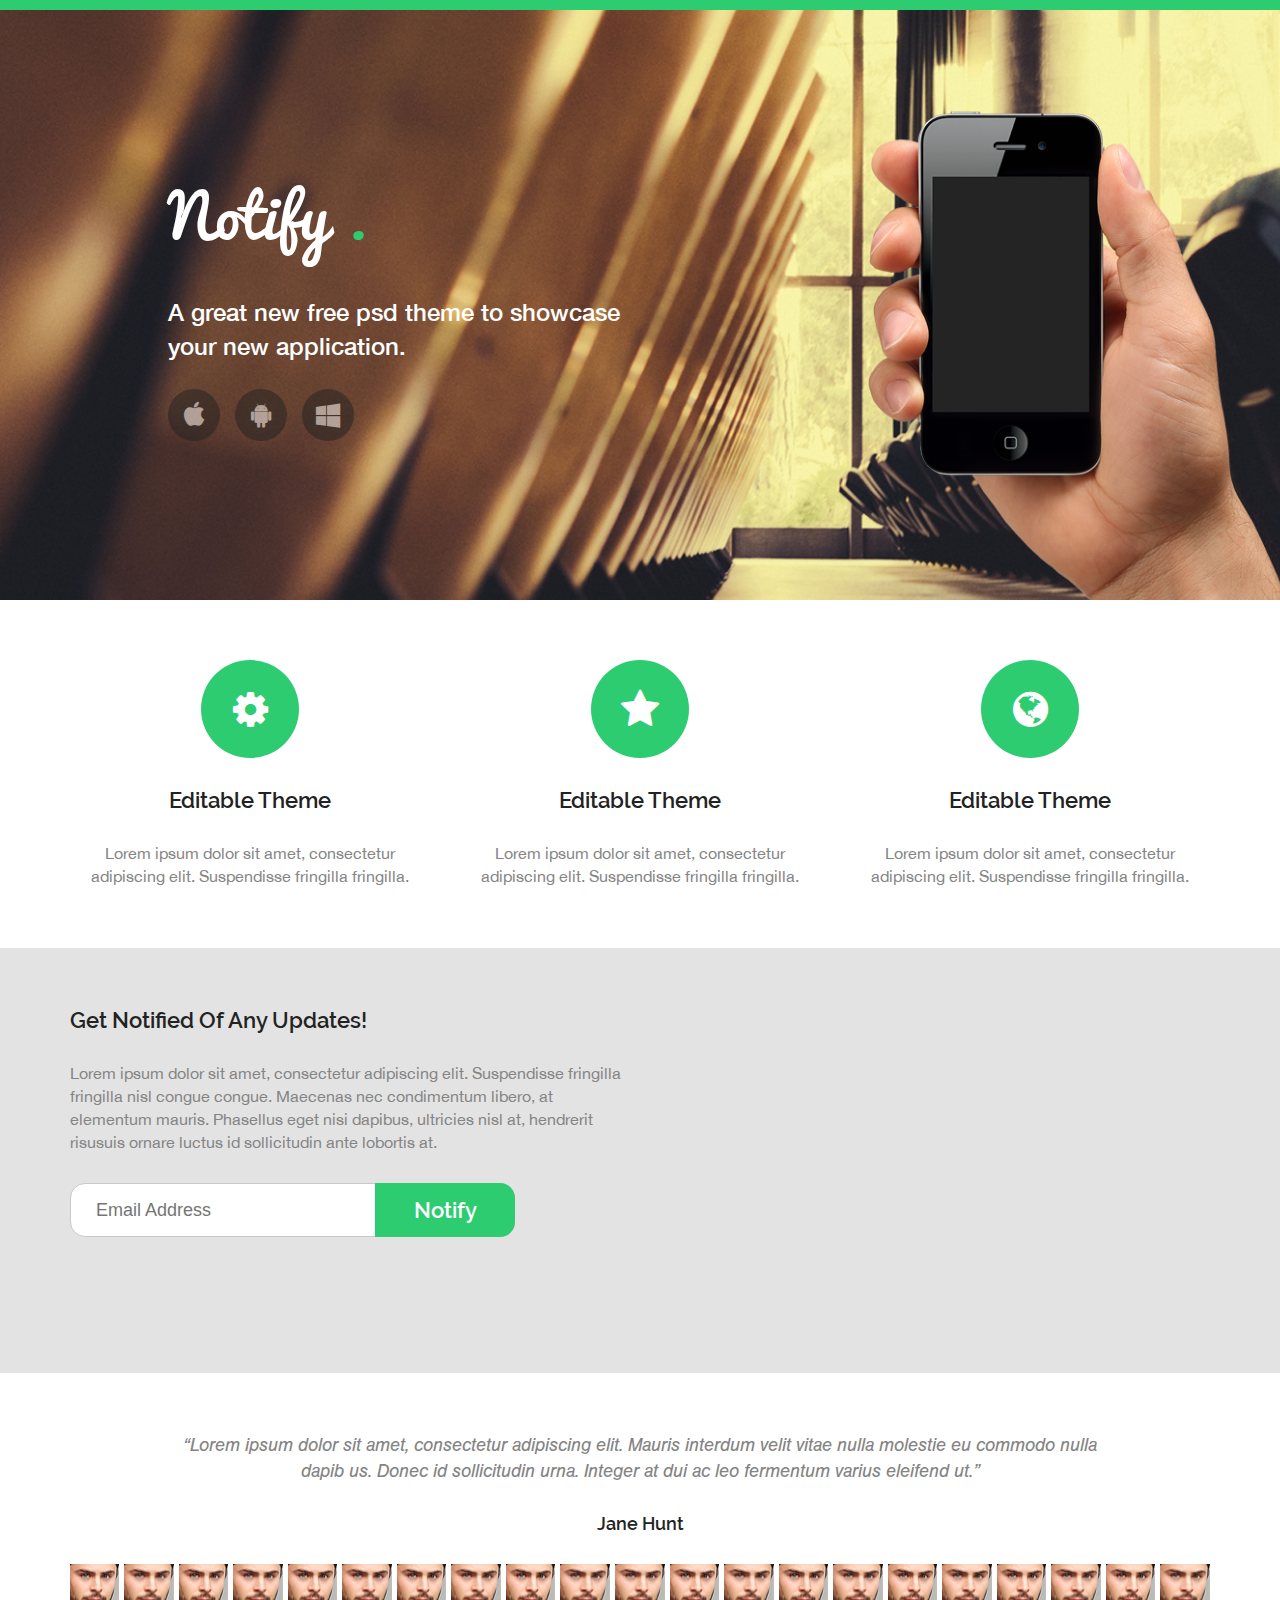
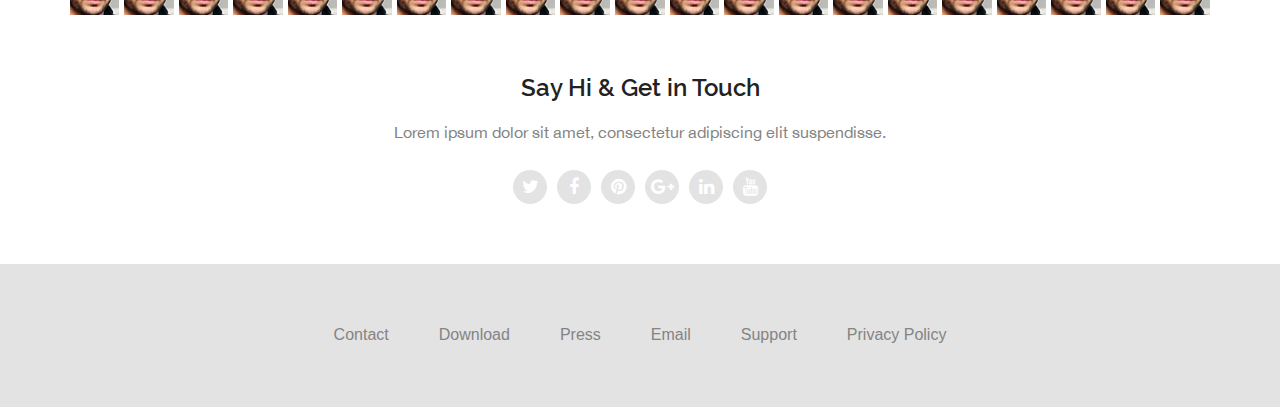
<file: notify/app/index.html>
<!DOCTYPE html>
<html lang="en">
<head>
    <meta charset="utf-8">
    <meta http-equiv="X-UA-Compatible" content="IE=edge">
    <meta name="viewport" content="width=device-width, initial-scale=1">
    <title>Главная</title>
    <link rel="stylesheet" href="styles.min.css">

</head>
<body>
<div class="section section_preview">
    <div class="section_preview_inner">
        <div class="container">
            <div class="row">
                <div class="col-md-offset-1 col-md-5 col-sm-7">
                    <a href="#" class="section_preview_logo">Notify <span class="logo_dot">.</span></a>
                    <p class="section_preview_paragraph">A great new free psd theme to showcase your new
                        application.</p>
                    <ul class="social_links">
                        <li class="social_link"><a href="#"><i class="fa fa-apple" aria-hidden="true"></i></a></li>
                        <li class="social_link"><a href="#"><i class="fa fa-android" aria-hidden="true"></i></a></li>
                        <li class="social_link"><a href="#"><i class="fa fa-windows" aria-hidden="true"></i></a></li>
                    </ul>
                </div>
            </div>
        </div>
    </div>
</div>
<div class="section section_abilities">
    <div class="container">
        <div class="row">
            <div class="col-md-4 col-sm-4">
                <div class="abilities_card">
                    <div class="abilities_card_icon"><i class="fa fa-cog" aria-hidden="true"></i></div>
                    <h2 class="section_title">Editable Theme</h2>

                    <p class="section_paragraph">Lorem ipsum dolor sit amet, consectetur adipiscing elit. Suspendisse
                        fringilla fringilla.</p>
                </div>
            </div>
            <div class="col-md-4 col-sm-4">
                <div class="abilities_card">
                    <div class="abilities_card_icon"><i class="fa fa-star" aria-hidden="true"></i></div>
                    <h2 class="section_title">Editable Theme</h2>

                    <p class="section_paragraph">Lorem ipsum dolor sit amet, consectetur adipiscing elit. Suspendisse
                        fringilla fringilla.</p>
                </div>
            </div>
            <div class="col-md-4 col-sm-4">
                <div class="abilities_card">
                    <div class="abilities_card_icon"><i class="fa fa-globe" aria-hidden="true"></i></div>
                    <h2 class="section_title">Editable Theme</h2>

                    <p class="section_paragraph">Lorem ipsum dolor sit amet, consectetur adipiscing elit. Suspendisse
                        fringilla fringilla.</p>
                </div>
            </div>
        </div>
    </div>
</div>
<div class="section section_subscribe">
    <div class="container">
        <div class="row">
            <div class="col-xs-12 visible-xs">
                <div class="section_subscribe_video_wrapper">
                    <iframe src="https://www.youtube.com/embed/sGGw56xsYRk?controls=0" class="section_subscribe_video">
                    </iframe>
                </div>
            </div>
            <div class="col-md-6 col-xs-12 col-sm-6">
                <h2 class="section_title">Get Notified Of Any Updates!</h2>
                <p class="section_paragraph">Lorem ipsum dolor sit amet, consectetur adipiscing elit. Suspendisse
                    fringilla fringilla nisl congue congue. Maecenas nec condimentum libero, at elementum mauris.
                    Phasellus eget nisi dapibus, ultricies nisl at, hendrerit risusuis ornare luctus id sollicitudin
                    ante lobortis at.</p>

                <form class="subscribe_form">
                    <div class="input_with_button">
                        <input type="text" placeholder="Email Address"/>
                        <button>Notify</button>
                    </div>
                </form>
            </div>
            <div class="col-md-offset-1 col-md-5 hidden-xs col-sm-6">
                <div class="section_subscribe_video_wrapper">
                    <object data="https://www.youtube.com/embed/sGGw56xsYRk" class="section_subscribe_video">
                    </object>
                </div>
            </div>
        </div>
    </div>
</div>
<div class="section section_gallery">
    <div class="container">
        <div class="row">
            <div class="col-md-offset-1 col-md-10">
                <p class="section_quote">“Lorem ipsum dolor sit amet, consectetur adipiscing elit. Mauris interdum velit
                    vitae nulla molestie eu commodo nulla dapib us. Donec id sollicitudin urna. Integer at dui ac leo
                    fermentum varius eleifend ut.”</p>
                <h2 class="section_title">Jane Hunt</h2>
            </div>
        </div>
    </div>
    <div class="container">
        <div class="row">
            <div class="col-md-12">
                <div class="owl-carousel person_carousel">
                    <div class="carousel_item">
                        <img src="../img/person_gallery_person1.png" alt="person" class="img-responsive">
                    </div>
                    <div class="carousel_item">
                        <img src="../img/person_gallery_person1.png" alt="person" class="img-responsive">
                    </div>
                    <div class="carousel_item">
                        <img src="../img/person_gallery_person1.png" alt="person" class="img-responsive">
                    </div>
                    <div class="carousel_item">
                        <img src="../img/person_gallery_person1.png" alt="person" class="img-responsive">
                    </div>
                    <div class="carousel_item">
                        <img src="../img/person_gallery_person1.png" alt="person" class="img-responsive">
                    </div>
                    <div class="carousel_item">
                        <img src="../img/person_gallery_person1.png" alt="person" class="img-responsive">
                    </div>
                    <div class="carousel_item">
                        <img src="../img/person_gallery_person1.png" alt="person" class="img-responsive">
                    </div>
                    <div class="carousel_item">
                        <img src="../img/person_gallery_person1.png" alt="person" class="img-responsive">
                    </div>
                    <div class="carousel_item">
                        <img src="../img/person_gallery_person1.png" alt="person" class="img-responsive">
                    </div>
                    <div class="carousel_item">
                        <img src="../img/person_gallery_person1.png" alt="person" class="img-responsive">
                    </div>
                    <div class="carousel_item">
                        <img src="../img/person_gallery_person1.png" alt="person" class="img-responsive">
                    </div>
                    <div class="carousel_item">
                        <img src="../img/person_gallery_person1.png" alt="person" class="img-responsive">
                    </div>
                    <div class="carousel_item">
                        <img src="../img/person_gallery_person1.png" alt="person" class="img-responsive">
                    </div>
                    <div class="carousel_item">
                        <img src="../img/person_gallery_person1.png" alt="person" class="img-responsive">
                    </div>
                    <div class="carousel_item">
                        <img src="../img/person_gallery_person1.png" alt="person" class="img-responsive">
                    </div>
                    <div class="carousel_item">
                        <img src="../img/person_gallery_person1.png" alt="person" class="img-responsive">
                    </div>
                    <div class="carousel_item">
                        <img src="../img/person_gallery_person1.png" alt="person" class="img-responsive">
                    </div>
                    <div class="carousel_item">
                        <img src="../img/person_gallery_person1.png" alt="person" class="img-responsive">
                    </div>
                    <div class="carousel_item">
                        <img src="../img/person_gallery_person1.png" alt="person" class="img-responsive">
                    </div>
                    <div class="carousel_item">
                        <img src="../img/person_gallery_person1.png" alt="person" class="img-responsive">
                    </div>
                </div>
            </div>
        </div>
    </div>
</div>
<div class="section section_contact">
    <div class="container">
        <div class="row">
            <div class="col-md-12">
                <h2 class="section_title">Say Hi & Get in Touch</h2>
                <p class="section_paragraph">Lorem ipsum dolor sit amet, consectetur adipiscing elit suspendisse.</p>
                <ul class="social_links">
                    <li class="social_link"><a href="#"><i class="fa fa-twitter" aria-hidden="true"></i></a></li>
                    <li class="social_link"><a href="#"><i class="fa fa-facebook" aria-hidden="true"></i></a></li>
                    <li class="social_link"><a href="#"><i class="fa fa-pinterest" aria-hidden="true"></i></a></li>
                    <li class="social_link"><a href="#"><i class="fa fa-google-plus" aria-hidden="true"></i></a></li>
                    <li class="social_link"><a href="#"><i class="fa fa-linkedin" aria-hidden="true"></i></a></li>
                    <li class="social_link"><a href="#"><i class="fa fa-youtube" aria-hidden="true"></i></a></li>
                </ul>
            </div>
        </div>
    </div>
</div>
<div class="section footer">
    <div class="container">
        <div class="row">
            <div class="col-md-12">
                <div class="footer_wrapper">
                    <ul class="footer_list_items">
                        <li class="list_item"><a href="#">Contact</a></li>
                        <li class="list_item"><a href="#">Download</a></li>
                        <li class="list_item"><a href="#">Press</a></li>
                        <li class="list_item"><a href="#">Email</a></li>
                        <li class="list_item"><a href="#">Support</a></li>
                        <li class="list_item"><a href="#">Privacy Policy</a></li>
                    </ul>
                </div>
            </div>
        </div>
    </div>
</div>
<script src="scripts.min.js"></script>

</body>
</html>
</file>
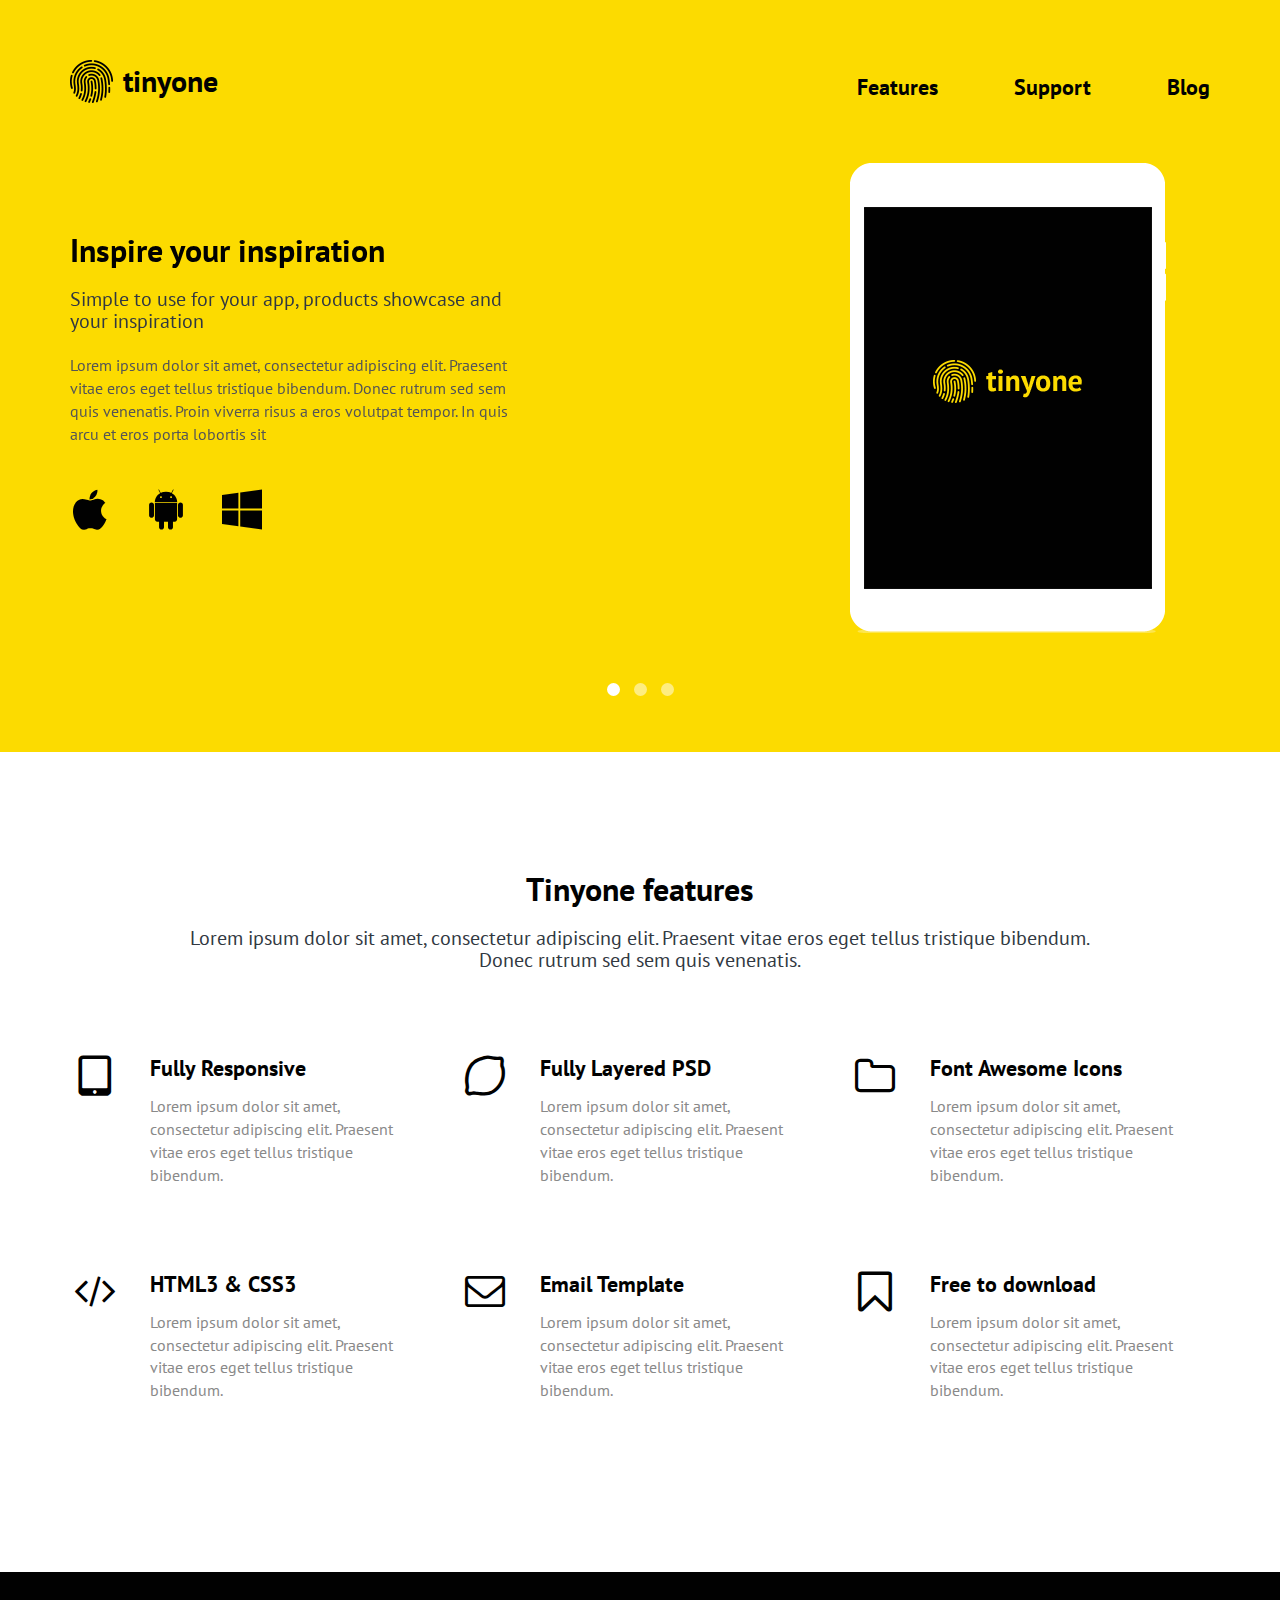
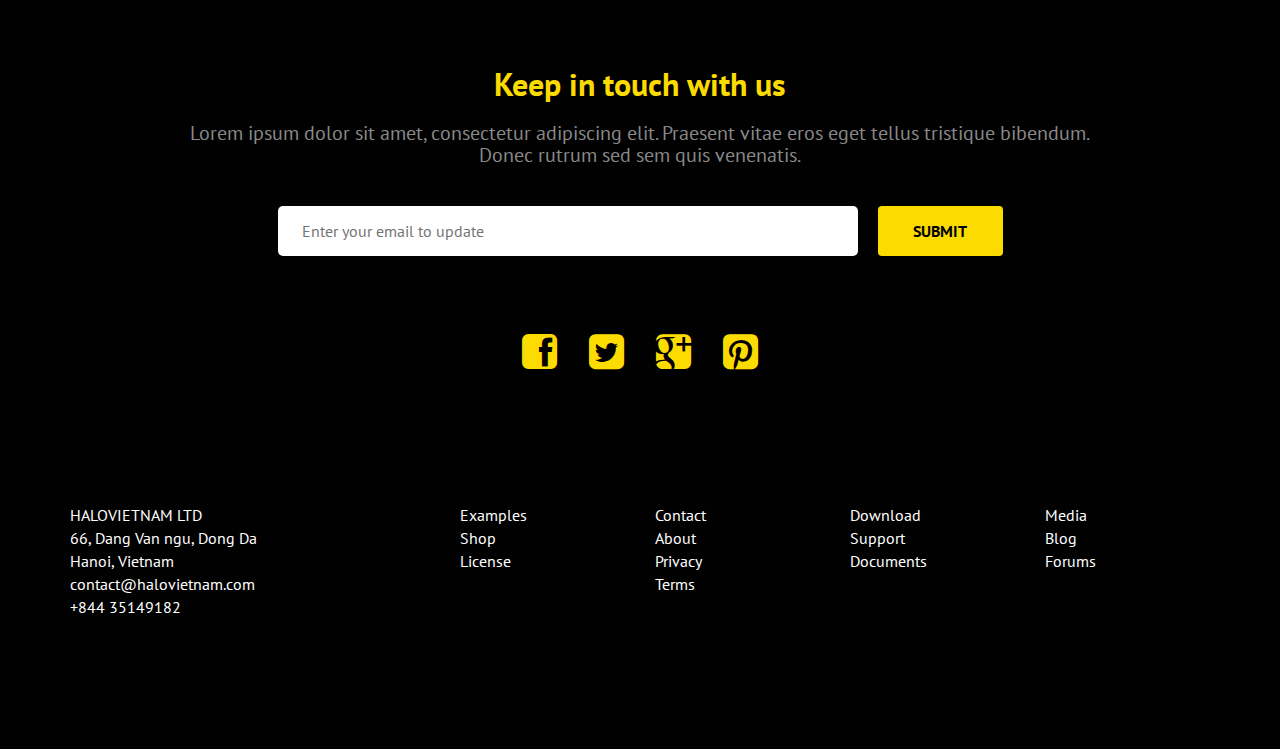
<file: tinyone/app/index.html>
<!DOCTYPE html>
<html lang="en">
<head>
    <meta charset="utf-8">
    <meta http-equiv="X-UA-Compatible" content="IE=edge">
    <meta name="viewport" content="width=device-width, initial-scale=1">
    <title>Главная</title>
    <link rel="stylesheet" href="styles.min.css">

</head>
<body>
<div class="section section_preview">
    <div class="container">
        <div class="row">
            <div class="col-md-12">
                <div class="header">
                    <a href="#" class="header_logo"><img src="../img/header_logo_icon.png" alt="logo"
                                                         class="img-responsive">tinyone</a>
                    <ul class="header_list_items">
                        <li class="list_item"><a href="#">Features</a></li>
                        <li class="list_item"><a href="#">Support</a></li>
                        <li class="list_item"><a href="#">Blog</a></li>
                    </ul>
                    <a href="#" class="drop_down_button"></a>
                </div>
                <ul class="header_drop_down_menu">
                    <li class="drop_down_item"><a href="#">Features</a></li>
                    <li class="drop_down_item"><a href="#">Support</a></li>
                    <li class="drop_down_item"><a href="#">Blog</a></li>
                </ul>
            </div>
        </div>
    </div>
    <div class="container">
        <div class="row">
            <div class="col-md-12">
                <div class="owl-carousel section_preview_carousel">
                    <div class="carousel_item">
                        <div class="row">
                            <div class="col-xs-12 visible-xs">
                                <h1 class="section_title">Inspire your inspiration</h1>
                            </div>
                            <div class="col-xs-12 visible-xs">
                                <h2 class="section_title_description">Simple to use for your app, products showcase and
                                    your inspiration</h2>
                            </div>
                            <div class="col-xs-6 visible-xs">
                                <p class="section_paragraph">Lorem ipsum dolor sit amet, consectetur adipiscing elit.
                                    Praesent vitae eros eget tellus tristique bibendum. Donec rutrum sed sem quis
                                    venenatis. Proin viverra risus a eros volutpat tempor. In quis arcu et eros porta
                                    lobortis sit </p>
                                <div class="preview_links">
                                    <a href="#"><i class="icon-ic-preview-apple"></i></a>
                                    <a href="#"><i class="icon-ic-preview-android"></i></a>
                                    <a href="#"><i class="icon-ic-preview-windows"></i></a>
                                </div>
                            </div>
                            <div class="col-xs-6 visible-xs">
                                <img src="../img/section_preview_carousel_item_ipad.png" alt="ipad"
                                     class="img-responsive item_photo">
                            </div>
                            <div class="col-lg-5 col-md-5 col-sm-5 col-xs-12 hidden-xs">
                                <h1 class="section_title">Inspire your inspiration</h1>
                                <h2 class="section_title_description">Simple to use for your app, products showcase and
                                    your inspiration</h2>
                                <p class="section_paragraph">Lorem ipsum dolor sit amet, consectetur adipiscing elit.
                                    Praesent vitae eros eget tellus tristique bibendum. Donec rutrum sed sem quis
                                    venenatis. Proin viverra risus a eros volutpat tempor. In quis arcu et eros porta
                                    lobortis sit </p>
                                <div class="preview_links">
                                    <a href="#"><i class="icon-ic-preview-apple"></i></a>
                                    <a href="#"><i class="icon-ic-preview-android"></i></a>
                                    <a href="#"><i class="icon-ic-preview-windows"></i></a>
                                </div>
                            </div>
                            <div class="col-lg-offset-3 col-lg-4 col-md-offset-2 col-md-5 col-sm-offset-1 col-sm-5 hidden-xs">
                                <img src="../img/section_preview_carousel_item_ipad.png" alt="ipad"
                                     class="img-responsive item_photo">
                            </div>
                        </div>
                    </div>
                    <div class="carousel_item">
                        <div class="row">
                            <div class="col-xs-12 visible-xs">
                                <h1 class="section_title">Inspire your inspiration</h1>
                            </div>
                            <div class="col-xs-12 visible-xs">
                                <h2 class="section_title_description">Simple to use for your app, products showcase and
                                    your inspiration</h2>
                            </div>
                            <div class="col-xs-6 visible-xs">
                                <p class="section_paragraph">Lorem ipsum dolor sit amet, consectetur adipiscing elit.
                                    Praesent vitae eros eget tellus tristique bibendum. Donec rutrum sed sem quis
                                    venenatis. Proin viverra risus a eros volutpat tempor. In quis arcu et eros porta
                                    lobortis sit </p>
                                <div class="preview_links">
                                    <a href="#"><i class="icon-ic-preview-apple"></i></a>
                                    <a href="#"><i class="icon-ic-preview-android"></i></a>
                                    <a href="#"><i class="icon-ic-preview-windows"></i></a>
                                </div>
                            </div>
                            <div class="col-xs-6 visible-xs">
                                <img src="../img/section_preview_carousel_item_ipad.png" alt="ipad"
                                     class="img-responsive item_photo">
                            </div>
                            <div class="col-lg-5 col-md-5 col-sm-5 col-xs-12 hidden-xs">
                                <h1 class="section_title">Inspire your inspiration</h1>
                                <h2 class="section_title_description">Simple to use for your app, products showcase and
                                    your inspiration</h2>
                                <p class="section_paragraph">Lorem ipsum dolor sit amet, consectetur adipiscing elit.
                                    Praesent vitae eros eget tellus tristique bibendum. Donec rutrum sed sem quis
                                    venenatis. Proin viverra risus a eros volutpat tempor. In quis arcu et eros porta
                                    lobortis sit </p>
                                <div class="preview_links">
                                    <a href="#"><i class="icon-ic-preview-apple"></i></a>
                                    <a href="#"><i class="icon-ic-preview-android"></i></a>
                                    <a href="#"><i class="icon-ic-preview-windows"></i></a>
                                </div>
                            </div>
                            <div class="col-lg-offset-3 col-lg-4 col-md-offset-2 col-md-5 col-sm-offset-1 col-sm-5 hidden-xs">
                                <img src="../img/section_preview_carousel_item_ipad.png" alt="ipad"
                                     class="img-responsive item_photo">
                            </div>
                        </div>
                    </div>
                    <div class="carousel_item">
                        <div class="row">
                            <div class="col-xs-12 visible-xs">
                                <h1 class="section_title">Inspire your inspiration</h1>
                            </div>
                            <div class="col-xs-12 visible-xs">
                                <h2 class="section_title_description">Simple to use for your app, products showcase and
                                    your inspiration</h2>
                            </div>
                            <div class="col-xs-6 visible-xs">
                                <p class="section_paragraph">Lorem ipsum dolor sit amet, consectetur adipiscing elit.
                                    Praesent vitae eros eget tellus tristique bibendum. Donec rutrum sed sem quis
                                    venenatis. Proin viverra risus a eros volutpat tempor. In quis arcu et eros porta
                                    lobortis sit </p>
                                <div class="preview_links">
                                    <a href="#"><i class="icon-ic-preview-apple"></i></a>
                                    <a href="#"><i class="icon-ic-preview-android"></i></a>
                                    <a href="#"><i class="icon-ic-preview-windows"></i></a>
                                </div>
                            </div>
                            <div class="col-xs-6 visible-xs">
                                <img src="../img/section_preview_carousel_item_ipad.png" alt="ipad"
                                     class="img-responsive item_photo">
                            </div>
                            <div class="col-lg-5 col-md-5 col-sm-5 col-xs-12 hidden-xs">
                                <h1 class="section_title">Inspire your inspiration</h1>
                                <h2 class="section_title_description">Simple to use for your app, products showcase and
                                    your inspiration</h2>
                                <p class="section_paragraph">Lorem ipsum dolor sit amet, consectetur adipiscing elit.
                                    Praesent vitae eros eget tellus tristique bibendum. Donec rutrum sed sem quis
                                    venenatis. Proin viverra risus a eros volutpat tempor. In quis arcu et eros porta
                                    lobortis sit </p>
                                <div class="preview_links">
                                    <a href="#"><i class="icon-ic-preview-apple"></i></a>
                                    <a href="#"><i class="icon-ic-preview-android"></i></a>
                                    <a href="#"><i class="icon-ic-preview-windows"></i></a>
                                </div>
                            </div>
                            <div class="col-lg-offset-3 col-lg-4 col-md-offset-2 col-md-5 col-sm-offset-1 col-sm-5 hidden-xs">
                                <img src="../img/section_preview_carousel_item_ipad.png" alt="ipad"
                                     class="img-responsive item_photo">
                            </div>
                        </div>
                    </div>
                </div>
            </div>
        </div>
    </div>
</div>
<div class="section section_features">
    <div class="container">
        <div class="row">
            <div class="col-md-offset-1 col-md-10">
                <h1 class="section_title">Tinyone features</h1>
                <h2 class="section_title_description">Lorem ipsum dolor sit amet, consectetur adipiscing elit. Praesent
                    vitae eros
                    eget tellus tristique bibendum. Donec rutrum sed sem quis venenatis.</h2>
            </div>
        </div>
    </div>
    <div class="container">
        <div class="row">
            <div class="col-md-4 col-sm-6">
                <div class="features_item_card">
                    <i class="icon_item_card icon-ic-features-ipad"></i>
                    <h2 class="title">Fully Responsive</h2>
                    <p class="section_paragraph">Lorem ipsum dolor sit amet, consectetur adipiscing elit. Praesent vitae
                        eros eget tellus tristique bibendum.</p>
                </div>
            </div>
            <div class="col-md-4 col-sm-6">
                <div class="features_item_card">
                    <i class="icon_item_card icon-ic-features-fruit"></i>
                    <h2 class="title">Fully Layered PSD</h2>
                    <p class="section_paragraph">Lorem ipsum dolor sit amet, consectetur adipiscing elit. Praesent vitae
                        eros eget tellus tristique bibendum.</p>
                </div>
            </div>
            <div class="col-md-4 col-sm-6">
                <div class="features_item_card">
                    <i class="icon_item_card icon-ic-features-folder"></i>
                    <h2 class="title">Font Awesome Icons</h2>
                    <p class="section_paragraph">Lorem ipsum dolor sit amet, consectetur adipiscing elit. Praesent vitae
                        eros eget tellus tristique bibendum.</p>
                </div>
            </div>
            <div class="col-md-4 col-sm-6">
                <div class="features_item_card">
                    <i class="icon_item_card icon-ic-features-web"></i>
                    <h2 class="title">HTML3 & CSS3</h2>
                    <p class="section_paragraph">Lorem ipsum dolor sit amet, consectetur adipiscing elit. Praesent vitae
                        eros eget tellus tristique bibendum.</p>
                </div>
            </div>
            <div class="col-md-4 col-sm-6">
                <div class="features_item_card">
                    <i class="icon_item_card icon-ic-features-letter"></i>
                    <h2 class="title">Email Template</h2>
                    <p class="section_paragraph">Lorem ipsum dolor sit amet, consectetur adipiscing elit. Praesent vitae
                        eros eget tellus tristique bibendum.</p>
                </div>
            </div>
            <div class="col-md-4 col-sm-6">
                <div class="features_item_card">
                    <i class="icon_item_card icon-ic-features-dload"></i>
                    <h2 class="title">Free to download</h2>
                    <p class="section_paragraph">Lorem ipsum dolor sit amet, consectetur adipiscing elit. Praesent vitae
                        eros eget tellus tristique bibendum.</p>
                </div>
            </div>
        </div>
    </div>
</div>
<div class="section section_contact">
    <div class="container">
        <div class="row">
            <div class="col-md-offset-1 col-md-10">
                <h1 class="section_title">Keep in touch with us</h1>
                <h2 class="section_title_description">Lorem ipsum dolor sit amet, consectetur adipiscing elit. Praesent
                    vitae eros eget tellus tristique bibendum. Donec rutrum sed sem quis venenatis.</h2>
            </div>
        </div>
    </div>
    <div class="container">
        <div class="row">
            <div class="col-md-offset-0 col-md-12 col-sm-offset-2 col-sm-8">
                <form class="submit_form">
                    <input type="text" class="submit_form_input" placeholder="Enter your email to update">
                    <button class="submit_form_button">Submit</button>
                </form>
            </div>
        </div>
    </div>
    <div class="container">
        <div class="row">
            <div class="col-md-12">
                <div class="section_contact_links">
                    <a href="#" class="icon-ic-contact-fb"></a>
                    <a href="#" class="icon-ic-contact-twitter"></a>
                    <a href="#" class="icon-ic-contact-google"></a>
                    <a href="#" class="icon-ic-contact-pint"></a>
                </div>
            </div>
        </div>
    </div>
    <div class="footer">
        <div class="container hidden-xs">
            <div class="row">
                <div class="col-md-4 col-sm-4">
                    <ul class="footer_list_items">
                        <li class="list_item">HALOVIETNAM LTD</li>
                        <li class="list_item">66, Dang Van ngu, Dong Da</li>
                        <li class="list_item">Hanoi, Vietnam</li>
                        <li class="list_item">contact@halovietnam.com</li>
                        <li class="list_item">+844 35149182</li>
                    </ul>
                </div>
                <div class="col-md-2 col-sm-2">
                    <ul class="footer_list_items">
                        <li class="list_item"><a href="#">Examples</a></li>
                        <li class="list_item"><a href="#">Shop</a></li>
                        <li class="list_item"><a href="#">License</a></li>
                    </ul>
                </div>
                <div class="col-md-2 col-sm-2">
                    <ul class="footer_list_items">
                        <li class="list_item"><a href="#">Contact</a></li>
                        <li class="list_item"><a href="#">About</a></li>
                        <li class="list_item"><a href="#">Privacy</a></li>
                        <li class="list_item"><a href="#">Terms</a></li>
                    </ul>
                </div>
                <div class="col-md-2 col-sm-2">
                    <ul class="footer_list_items">
                        <li class="list_item"><a href="#">Download</a></li>
                        <li class="list_item"><a href="#">Support</a></li>
                        <li class="list_item"><a href="#">Documents</a></li>
                    </ul>
                </div>
                <div class="col-md-2 col-sm-2">
                    <ul class="footer_list_items">
                        <li class="list_item"><a href="#">Media</a></li>
                        <li class="list_item"><a href="#">Blog</a></li>
                        <li class="list_item"><a href="#">Forums</a></li>
                    </ul>
                </div>
            </div>
        </div>
        <div class="container visible-xs">
            <div class="row">
                <div class="col-xs-7">
                    <ul class="footer_list_items">
                        <li class="list_item">HALOVIETNAM LTD</li>
                        <li class="list_item">66, Dang Van ngu, Dong Da</li>
                        <li class="list_item">Hanoi, Vietnam</li>
                        <li class="list_item">contact@halovietnam.com</li>
                        <li class="list_item">+844 35149182</li>
                        <li class="list_item"><a href="#">Examples</a></li>
                        <li class="list_item"><a href="#">Shop</a></li>
                        <li class="list_item"><a href="#">License</a></li>
                        <li class="list_item"><a href="#">Contact</a></li>
                    </ul>
                </div>
                <div class="col-xs-5">
                    <ul class="footer_list_items">
                        <li class="list_item"><a href="#">About</a></li>
                        <li class="list_item"><a href="#">Privacy</a></li>
                        <li class="list_item"><a href="#">Terms</a></li>
                        <li class="list_item"><a href="#">Download</a></li>
                        <li class="list_item"><a href="#">Support</a></li>
                        <li class="list_item"><a href="#">Documents</a></li>
                        <li class="list_item"><a href="#">Media</a></li>
                        <li class="list_item"><a href="#">Blog</a></li>
                        <li class="list_item"><a href="#">Forums</a></li>
                    </ul>
                </div>
            </div>
        </div>
    </div>
</div>
<script src="scripts.min.js"></script>

</body>
</html>
</file>
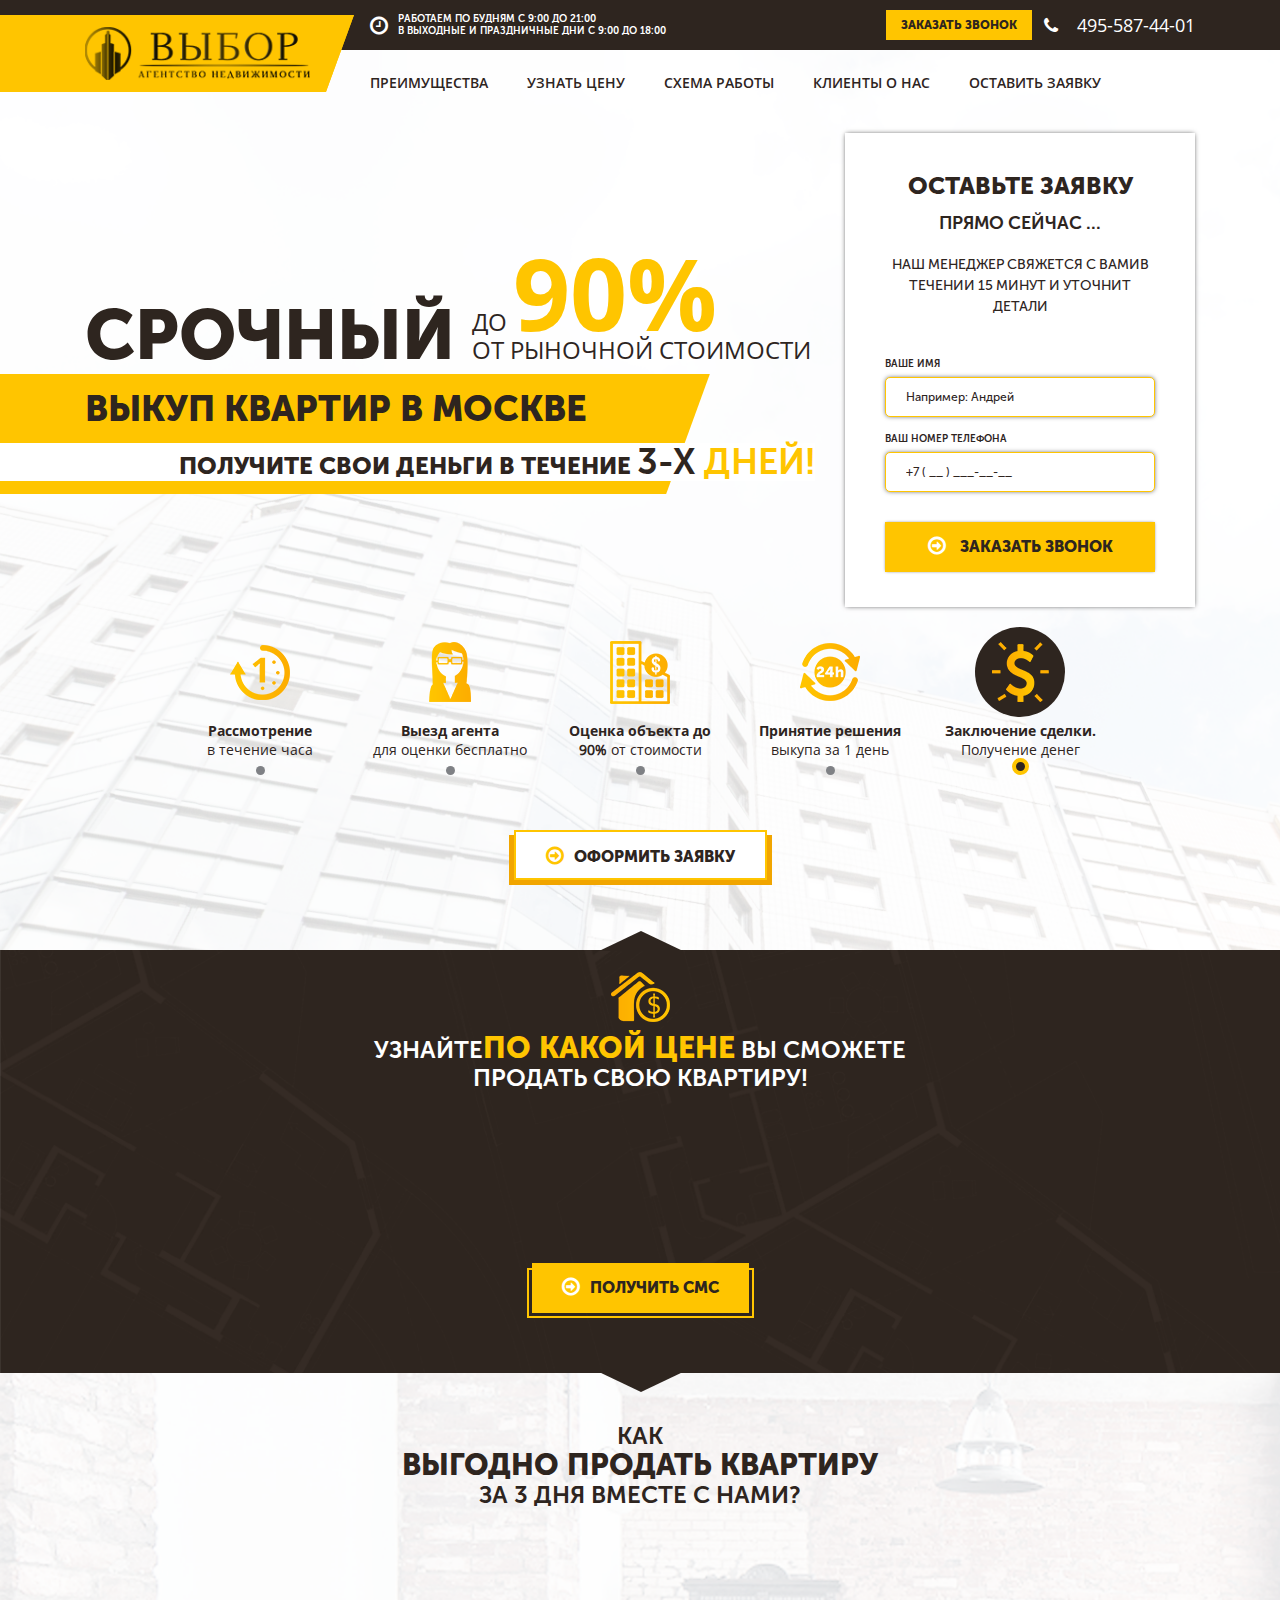
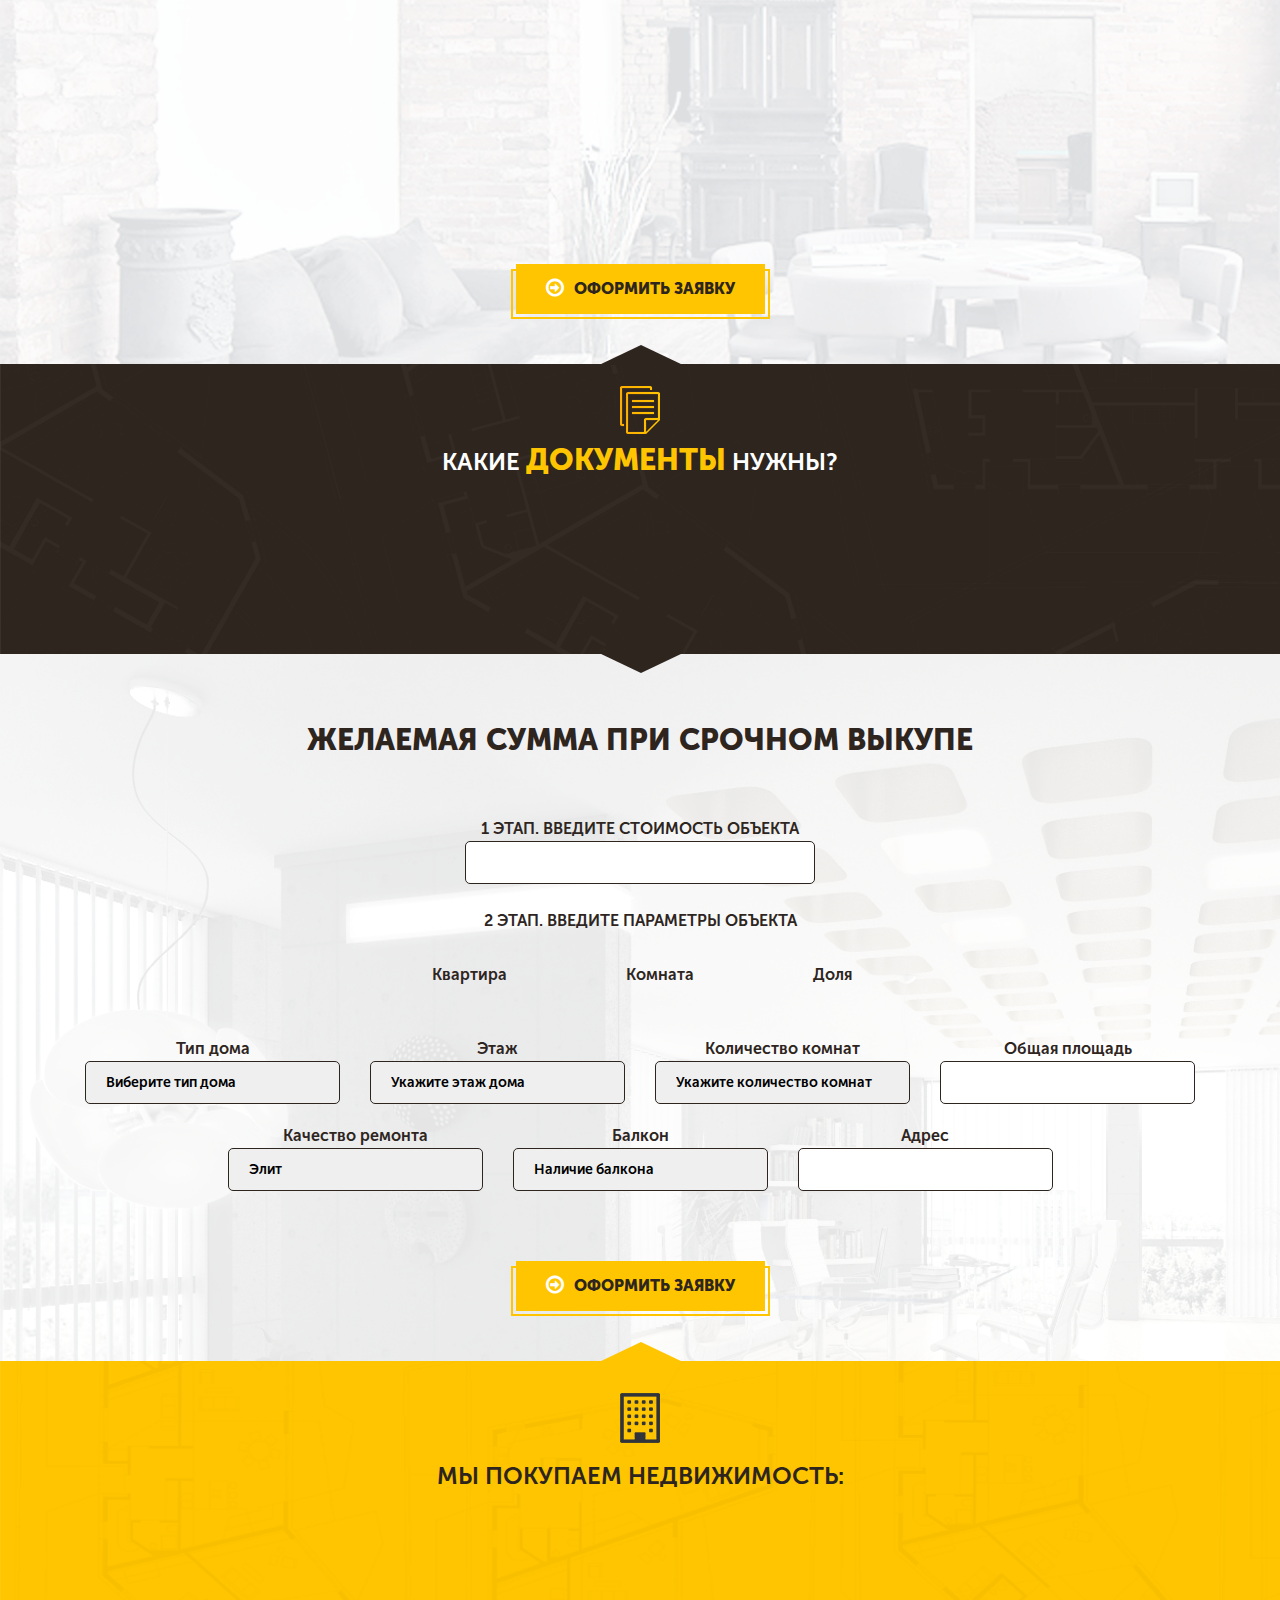
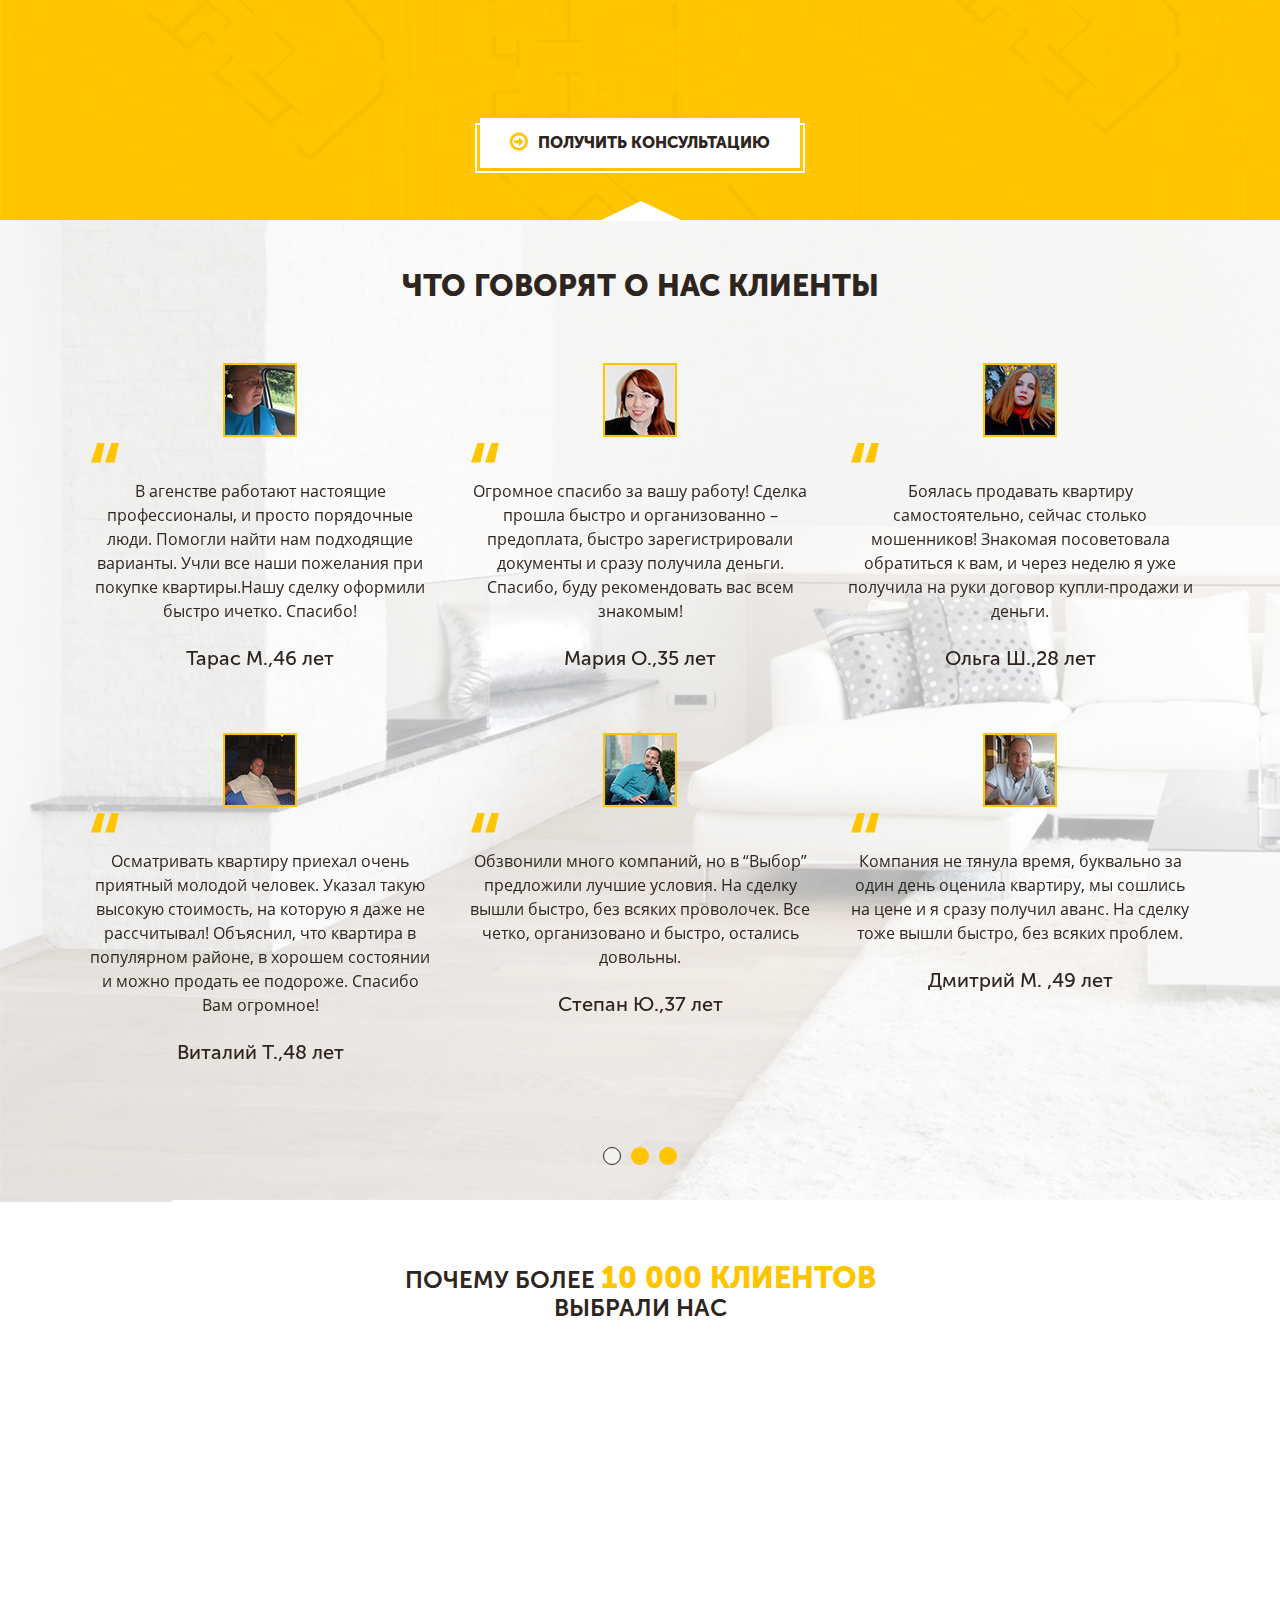
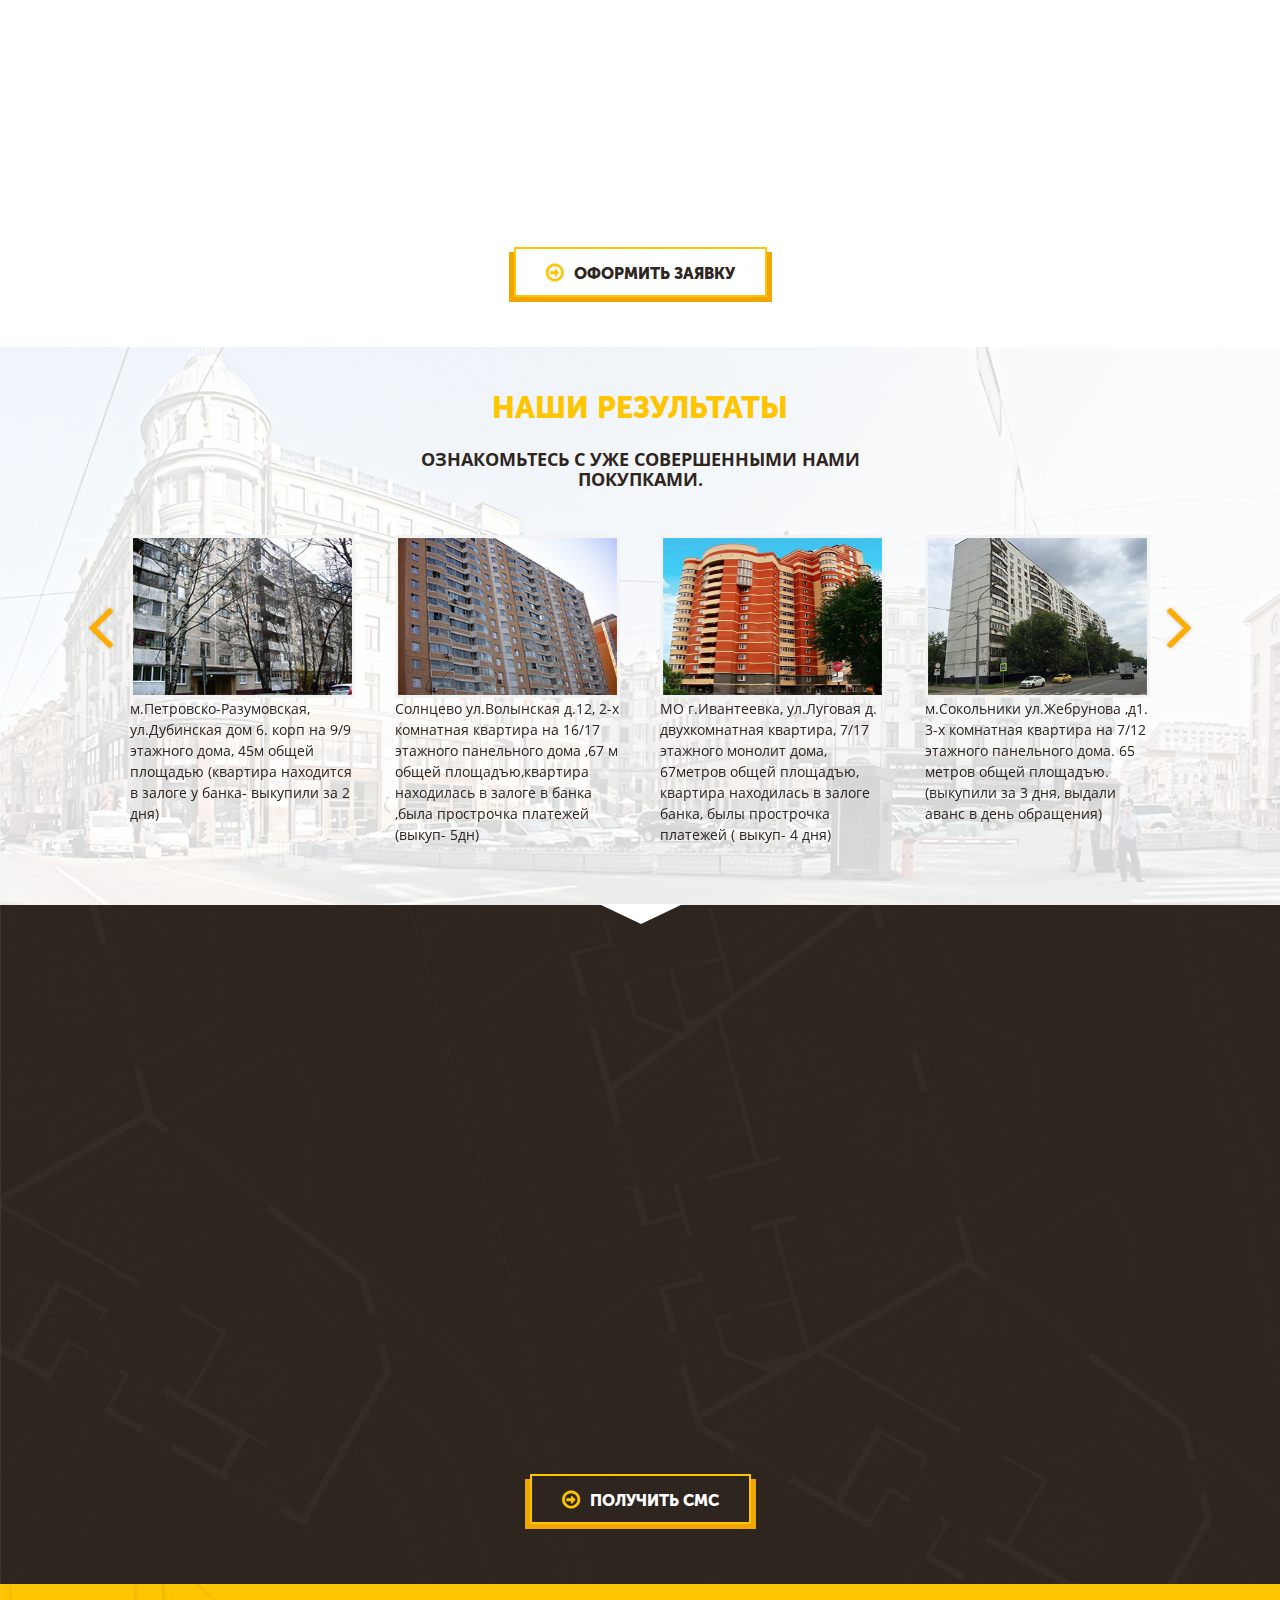
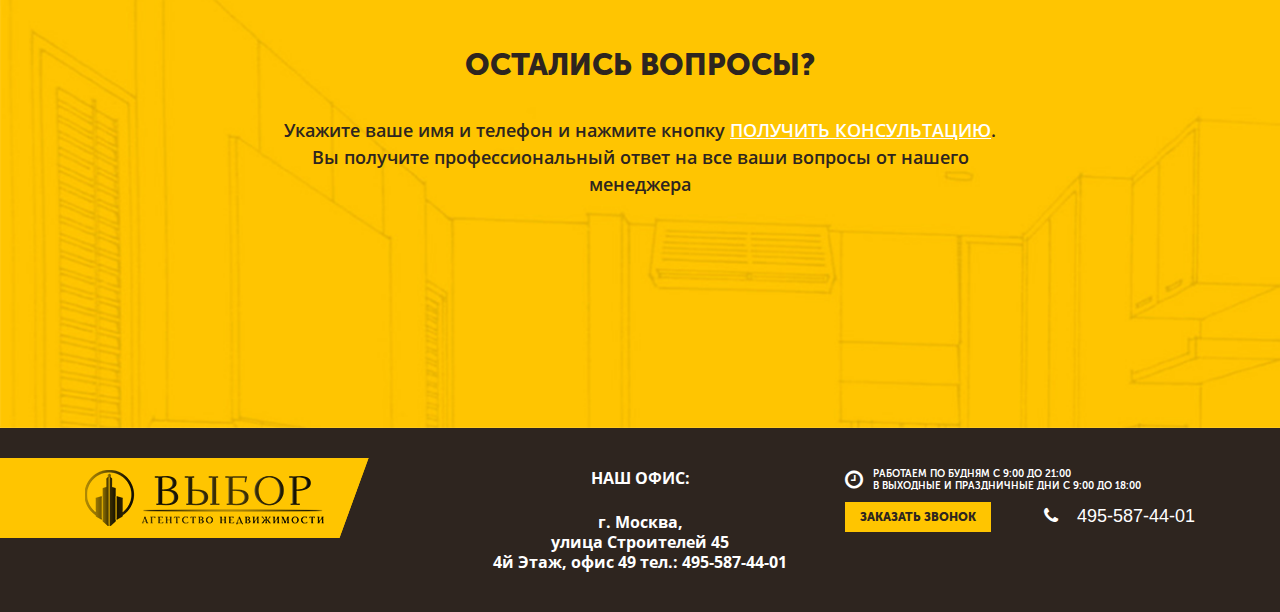
<file: agency/app/landing.html>
<!DOCTYPE html>
<html lang="en">
<head>
    <meta charset="utf-8">
    <meta name="viewport" content="width=device-width, initial-scale=1, shrink-to-fit=no">
    <link rel="stylesheet" href="styles.min.css">

    <title>Главная</title>
</head>
<body>

<div class="section section_preview">
    <div class="header">
        <div class="header_top_row">
            <div class="container">
                <div class="row">
                    <div class="col-lg-9 col-md-12 ml-auto">
                        <div class="header_top_row_inner">
                            <div class="contact_timetable header_contact_timetable order-1 order-sm-1 order-md-1 mt-2 mt-md-0">
                                <i class="fa fa-clock-o contact_timetable_icon" aria-hidden="true"></i>
                                <div>
                                    <p class="contact_timetable_text">Работаем по будням с 9:00 до 21:00</p>
                                    <p class="contact_timetable_text">В выходные и праздничные дни с 9:00 до 18:00</p>
                                </div>
                            </div>
                            <div class="section_button section_button_small section_button_primary header_button order-3 order-sm-3 order-md-2 mt-2 mt-md-0">
                                <button>Заказать звонок</button>
                            </div>
                            <div class="contact_phone order-2 order-sm-2 order-md-3 mt-2 mt-md-0">
                                <i class="fa fa-phone contact_phone_icon" aria-hidden="true"></i>
                                <span>495-587-44-01</span>
                            </div>
                        </div>
                    </div>
                </div>
            </div>
        </div>
        <div class="header_bottom_row">
            <div class="container">
                <div class="row">
                    <div class="col-lg-3 col-md-6 order-md-2 order-sm-1 order-lg-1">
                        <div class="header_main_logo main_logo">
                            <div class="main_logo_inner">
                                <a href="#">
                                    <img class="img-fluid" src="../images/main_logo.png" alt="organization_logo">
                                </a>
                            </div>
                        </div>
                    </div>
                    <div class="col-lg-9 col-md-12 order-md-1 order-lg-2 order-sm-2 ml-auto">
                        <nav>
                            <ul class="header_nav_list">
                                <li class="header_nav_list_item"><a href="#section_advantages">преимущества</a></li>
                                <li class="header_nav_list_item"><a href="#section_steps">узнать цену</a></li>
                                <li class="header_nav_list_item"><a href="#section_actions">схема работы</a></li>
                                <li class="header_nav_list_item"><a href="#section_feedback">клиенты о нас</a></li>
                                <li class="header_nav_list_item"><a href="#section_order">оставить заявку</a>
                                </li>
                            </ul>
                        </nav>
                    </div>
                </div>
            </div>
        </div>
    </div>
    <div class="container">
        <div class="row justify-content-center align-items-center">
            <div class="col-12 d-block d-sm-none">
                <h1 class="section_preview_title"><span class="hot_information_keywords_primary">Срочный</span> Выкуп
                    Квартир в Москве</h1>
            </div>
            <div class="col-xl-8 col-lg-9 col-md-12 d-none d-sm-block">
                <div class="hot_information wow bounceInLeft">
                    <h1 class="hot_information_title">Срочный
                        <div class="hot_information_discount">
                            <p class="hot_information_discount_description">до <span
                                    class="hot_information_discount_percent">90%</span></p>
                            <p class="hot_information_discount_description">от рыночной стоимости</p>
                        </div>
                    </h1>
                </div>
                <div class="section_preview_title_wrapper">
                    <div class="row">
                        <div class="col-md-10 col-sm-10 col-11">
                            <div class="section_preview_title_inner">
                                <h1 class="section_preview_title">Выкуп Квартир в Москве</h1>
                            </div>
                        </div>
                    </div>
                    <div class="section_preview_subtitle_wrapper">
                        <h2 class="section_preview_subtitle">Получите свои деньги в течение <span
                                class="hot_information_keywords">3-х
                            <span class="hot_information_keywords_primary">дней!</span></span></h2>
                    </div>
                </div>
            </div>
            <div class="col-xl-4 col-lg-5 col-md-6 col-md-7 col-sm-8 col-11">
                <form class="callback_form section_preview_callback_form wow bounceInRight">
                    <h3 class="callback_form_title">Оставьте заявку</h3>
                    <h4 class="callback_form_subtitle">Прямо сейчас ...</h4>
                    <p class="callback_form_paragraph">Наш менеджер свяжется с вамив течении 15 минут и уточнит
                        детали</p>
                    <div class="section_preview_callback_form_inputs">
                        <div class="callback_form_input section_preview_callback_form_input">
                            <label class="callback_form_input_label">Ваше имя</label>
                            <input type="text" placeholder="Например: Андрей">
                        </div>
                        <div class="callback_form_input section_preview_callback_form_input">
                            <label class="callback_form_input_label">Ваш номер телефона</label>
                            <input type="text" placeholder="+7 ( __ ) ___-__-__">
                        </div>
                    </div>
                    <div class="section_button section_button_normal section_button_primary callback_form_button section_preview_callback_form_button">
                        <button><i class="fa fa-arrow-circle-o-right section_button_icon section_button_icon_tertiary"
                                   aria-hidden="true"></i> Заказать звонок
                        </button>
                    </div>
                </form>
            </div>
        </div>
    </div>
    <div class="container">
        <div class="section_preview_service_items wow zoomInUp" data-wow-offset="50">
            <div class="row justify-content-center">
                <div class="col-lg-2 col-md-4 col-sm-4 col-6">
                    <div class="service_item">
                        <div class="service_item_icon">
                            <img src="../images/service_item_icon_hours.png" alt="icon-hours">
                        </div>
                        <h4 class="service_item_title">Рассмотрение</h4>
                        <p class="section_paragraph_small">в течение часа</p>
                    </div>
                </div>
                <div class="col-lg-2 col-md-4 col-sm-4 col-6">
                    <div class="service_item">
                        <div class="service_item_icon">
                            <img src="../images/service_item_icon_person.png" alt="icon-person">
                        </div>
                        <h4 class="service_item_title">Выезд агента</h4>
                        <p class="section_paragraph_small">для оценки бесплатно</p>
                    </div>
                </div>
                <div class="col-lg-2 col-md-4 col-sm-4 col-6">
                    <div class="service_item">
                        <div class="service_item_icon">
                            <img src="../images/service_item_icon_building.png" alt="icon-building">
                        </div>
                        <h4 class="service_item_title">Оценка объекта до</h4>
                        <p class="section_paragraph_small"><b>90%</b> от стоимости</p>
                    </div>
                </div>
                <div class="col-lg-2 col-md-4 col-sm-4 col-6">
                    <div class="service_item">
                        <div class="service_item_icon">
                            <img src="../images/service_item_icon_clock.png" alt="icon-clock">
                        </div>
                        <h4 class="service_item_title">Принятие решения</h4>
                        <p class="section_paragraph_small">выкупа за 1 день</p>
                    </div>
                </div>
                <div class="col-lg-2 col-md-4 col-sm-4 col-6">
                    <div class="service_item service_item_highlighted">
                        <div class="service_item_icon service_item_highlighted_icon">
                            <img src="../images/service_item_icon_money.png" alt="icon-money">
                        </div>
                        <h4 class="service_item_title">Заключение сделки.</h4>
                        <p class="section_paragraph_small">Получение денег</p>
                    </div>
                </div>
            </div>
        </div>
        <div class="row">
            <div class="col">
                <div class="section_preview_button_wrapper">
                    <div class="section_button section_button_normal section_button_tertiary section_preview_button">
                        <button><i class="fa fa-arrow-circle-o-right section_button_icon section_button_icon_primary"
                                   aria-hidden="true"></i>оформить
                            заявку
                        </button>
                    </div>
                </div>
            </div>
        </div>
    </div>
</div>
<div class="section section_steps" id="section_steps">
    <div class="container">
        <div class="row justify-content-center">
            <div class="col-lg-6 col-md-10 col-sm-12">
                <img src="../images/section_step_logo_home.png" alt="home-logo" class="section_steps_logo">
                <h3 class="section_subtitle section_steps_subtitle">Узнайте<span
                        class="section_title section_steps_title">по какой цене</span> Вы сможете продать свою квартиру!
                </h3>
                <div class="step_items section_steps_items wow bounceIn" data-wow-offset="125">
                    <div class="row justify-content-center">
                        <div class="col-md-6 col-sm-6 col-11">
                            <div class="step_item">
                                <span class="step_item_number">1</span>
                                <div>
                                    <h6 class="step_item_title">Заполните заявку</h6>
                                    <p class="section_paragraph_small step_item_description">С ПАРАМЕТРАМИ ОБЪЕКТА</p>
                                </div>
                            </div>
                        </div>
                        <div class="col-md-6 col-sm-6 col-11">
                            <div class="step_item">
                                <span class="step_item_number">2</span>
                                <div>
                                    <h6 class="step_item_title">Получите смс с оценкой</h6>
                                    <p class="section_paragraph_small step_item_description">ОБЪЕКТА</p>
                                </div>
                            </div>
                        </div>
                    </div>
                </div>
                <div class="section_steps_button_wrapper">
                    <div class="section_button section_button_normal section_button_primary section_steps_button">
                        <button><i class="fa fa-arrow-circle-o-right section_button_icon section_button_icon_tertiary"
                                   aria-hidden="true"></i>Получить СМС
                        </button>
                    </div>
                </div>
            </div>
        </div>
    </div>
</div>
<div class="section section_actions" id="section_actions">
    <div class="container">
        <div class="row">
            <div class="col">
                <h3 class="section_subtitle">Как</h3>
                <h2 class="section_title">Выгодно продать квартиру</h2>
                <h3 class="section_subtitle">За 3 дня вместе с нами?</h3>
            </div>
        </div>
        <div class="section_actions_cards wow slideInUp" data-wow-offset="100">
            <div class="row justify-content-center">
                <div class="mt-3 mt-sm-0 col-lg-3 col-md-5 col-sm-6 col-9">
                    <div class="action_card">
                        <span class="action_card_number">1</span>
                        <img src="../images/order_info_card_icon_phone.png" alt="contact_phone"
                             class="img-responsive action_card_icon">
                        <p class="section_paragraph action_card_paragraph">Вы оставляете заявку на сайте или звоните
                            нам</p>
                        <span class="action_card_pointer"></span>
                    </div>
                </div>
                <div class="mt-3 mt-sm-0 col-lg-3 col-md-5 col-sm-6 col-9">
                    <div class="action_card">
                        <span class="action_card_number">2</span>
                        <img src="../images/order_info_card_person.png" alt="person"
                             class="img-responsive action_card_icon">
                        <p class="section_paragraph action_card_paragraph">В этот же день к Вам выезжает эксперт по
                            оценке объекта</p>
                        <span class="action_card_pointer"></span>
                    </div>
                </div>
                <div class="mt-3 mt-sm-0 mt-sm-4 mt-md-4 mt-lg-0 col-lg-3 col-md-5 col-sm-6 col-9">
                    <div class="action_card">
                        <span class="action_card_number">3</span>
                        <img src="../images/order_info_card_icon_script.png" alt="script"
                             class="img-responsive action_card_icon">
                        <p class="section_paragraph action_card_paragraph">Подготовка необходимых документов к
                            сделке</p>
                        <span class="action_card_pointer"></span>
                    </div>
                </div>
                <div class="mt-3 mt-sm-0 mt-sm-4 mt-md-4 mt-lg-0 col-lg-3 col-md-5 col-sm-6 col-9">
                    <div class="action_card action_card_highlighted">
                        <span class="action_card_number">4</span>
                        <img src="../images/order_info_card_icon_money.png" alt="money"
                             class="img-responsive action_card_icon">
                        <p class="section_paragraph action_card_paragraph">Проведение сделки. Получение денежных
                            средств
                            в банке</p>
                    </div>
                </div>
            </div>
        </div>
        <div class="row">
            <div class="col">
                <div class="section_actions_button_wrapper">
                    <div class="section_button section_button_normal section_button_primary section_preview_button">
                        <button><i class="fa fa-arrow-circle-o-right section_button_icon section_button_icon_tertiary"
                                   aria-hidden="true"></i>оформить заявку
                        </button>
                    </div>
                </div>
            </div>
        </div>
    </div>
</div>
<div class="section section_steps">
    <div class="container">
        <div class="row">
            <div class="col-md-12">
                <img src="../images/section_step_logo_script.png" alt="script-logo" class="section_steps_logo">
                <h3 class="section_subtitle section_steps_subtitle">Какие <span
                        class="section_title section_steps_title">документы</span> нужны?</h3>
            </div>
        </div>
        <div class="row justify-content-center">
            <div class="col-lg-8 col-md-12 col-sm-10">
                <div class="step_items section_steps_items wow bounceIn" data-wow-offset="125">
                    <div class="row justify-content-center">
                        <div class="col-lg-4 col-md-4 col-sm-8 col-10">
                            <div class="step_item">
                                <span class="step_item_number">1</span>
                                <div>
                                    <h6 class="step_item_title">ПАСПОРТ ГРАЖДАНИНА РФ</h6>
                                    <p class="section_paragraph_small step_item_description">возраст от 18 лет</p>
                                </div>
                            </div>
                        </div>
                        <div class="col-lg-4 col-md-4 col-sm-8 col-10">
                            <div class="step_item">
                                <span class="step_item_number">2</span>
                                <div>
                                    <h6 class="step_item_title">Документы</h6>
                                    <p class="section_paragraph_small step_item_description">на недвижимость</p>
                                </div>
                            </div>
                        </div>
                        <div class="col-lg-4 col-md-4 col-sm-8 col-10">
                            <div class="step_item">
                                <span class="step_item_number">3</span>
                                <div>
                                    <h6 class="step_item_title">И 10 минут</h6>
                                    <p class="section_paragraph_small step_item_description">вашего времени</p>
                                </div>
                            </div>
                        </div>
                    </div>
                </div>
            </div>
        </div>
    </div>
</div>
<div class="section section_order" id="section_order">
    <div class="container">
        <div class="row justify-content-center">
            <div class="col">
                <h1 class="section_title">Желаемая сумма при срочном выкупе</h1>
            </div>
        </div>
        <form class="order_form">
            <div class="row justify-content-center">
                <div class="col-lg-4 col-md-8 col-sm-10 col-10">
                    <div class=" order_form_input">
                        <span class="order_form_label">1 ЭТАП. ВВЕДИТЕ СТОИМОСТЬ ОБЪЕКТА</span>
                        <input type="text">
                    </div>
                </div>
            </div>
            <div class="row justify-content-center">
                <div class="col-lg-6">
                    <span class="order_form_label order_form_radios_title">2 ЭТАП. ВВЕДИТЕ ПАРАМЕТРЫ ОБЪЕКТА</span>
                    <div class="order_form_radios">
                        <label class="order_form_label">
                            <input type="radio" name="order_form_radio">
                            Квартира
                        </label>
                        <label class="order_form_label">
                            <input type="radio" name="order_form_radio">
                            Комната
                        </label>
                        <label class="order_form_label">
                            <input type="radio" name="order_form_radio">
                            Доля
                        </label>
                    </div>
                </div>
            </div>
            <div class="order_form_fields">
                <div class="row justify-content-center">
                    <div class="col-lg-3 col-md-5 col-sm-6 col-6">
                        <span class="order_form_label">Тип дома</span>
                        <select class="order_form_select">
                            <option>Виберите тип дома</option>
                            <option>Виберите тип дома</option>
                        </select>
                    </div>
                    <div class="col-lg-3 col-md-5 col-sm-6 col-6">
                        <span class="order_form_label">Этаж</span>
                        <select class="order_form_select">
                            <option>Укажите этаж дома</option>
                        </select>
                    </div>
                    <div class="col-lg-3 col-md-5 col-sm-6 col-9 mt-lg-0 mt-sm-3 mt-1">
                        <span class="order_form_label">Количество комнат</span>
                        <select class="order_form_select">
                            <option>Укажите количество комнат</option>
                        </select>
                    </div>
                    <div class="col-lg-3 col-md-5 col-sm-6 col-9 mt-lg-0 mt-sm-3 mt-1">
                        <div class=" order_form_input">
                            <label class="order_form_label">Общая площадь</label>
                            <input type="text">
                        </div>
                    </div>
                </div>
            </div>
            <div class="order_form_fields">
                <div class="row justify-content-center">
                    <div class="col-lg-3 col-md-4 col-sm-8 col-9 mt-sm-0 mt-1">
                        <span class="order_form_label">Качество ремонта</span>
                        <select class="order_form_select">
                            <option>Элит</option>
                        </select>
                    </div>
                    <div class="col-lg-3 col-md-4 col-sm-8 col-9 mt-sm-0 mt-1">
                        <span class="order_form_label">Балкон</span>
                        <select class="order_form_select">
                            <option>Наличие балкона</option>
                        </select>
                    </div>
                    <div class="col-lg-3 col-md-4 col-sm-8 col-9 mt-sm-0 mt-1">
                        <div class=" order_form_input">
                            <label class="order_form_label">Адрес</label>
                            <input type="text">
                        </div>
                    </div>
                </div>
            </div>
            <div class="row">
                <div class="col">
                    <div class="section_order_button_wrapper">
                        <div class="section_button section_button_normal section_button_primary section_order_button">
                            <button><i
                                    class="fa fa-arrow-circle-o-right section_button_icon section_button_icon_tertiary"
                                    aria-hidden="true"></i>оформить заявку
                            </button>
                        </div>
                    </div>
                </div>
            </div>
        </form>
    </div>
</div>
<div class="section section_advantages" id="section_advantages">
    <div class="container">
        <div class="row">
            <div class="col">
                <img src="../images/section_privilege_logo.png" alt="high_building" class="section_advantages_logo">
                <h4 class="section_subtitle section_advantages_title">Мы покупаем недвижимость:</h4>
                <div class="section_advantages_items wow fadeInLeft " data-wow-offset="100">
                    <div class="row justify-content-center">
                        <div class="col-lg-8 col-md-12 col-sm-12 col-11">
                            <div class="row justify-content-sm-center">
                                <div class="col-md-6 col-sm-6">
                                    <div class="section_advantages_item">
                                        <img src="../images/section_privilege_check.png" alt="check" class="item_icon">
                                        <p class="item_text">под залогом/ипотекой</p>
                                    </div>
                                </div>
                                <div class="col-md-6 col-sm-6">
                                    <div class="section_advantages_item">
                                        <img src="../images/section_privilege_check.png" alt="check" class="item_icon">
                                        <p class="item_text">од арестом/запретом</p>
                                    </div>
                                </div>
                                <div class="col-md-6 col-sm-6">
                                    <div class="section_advantages_item">
                                        <img src="../images/section_privilege_check.png" alt="check" class="item_icon">
                                        <p class="item_text">с любыми долгами,в том числе ЖКХ</p>
                                    </div>
                                </div>
                                <div class="col-md-6 col-sm-6">
                                    <div class="section_advantages_item">
                                        <img src="../images/section_privilege_check.png" alt="check" class="item_icon">
                                        <p class="item_text">в неисправном состоянии</p>
                                    </div>
                                </div>
                            </div>
                        </div>
                    </div>
                </div>
                <div class="row">
                    <div class="col">
                        <div class="section_advantages_button_wrapper">
                            <div class="section_button section_button_normal section_button_tertiary section_advantages_button">
                                <button><i
                                        class="fa fa-arrow-circle-o-right section_button_icon section_button_icon_primary"
                                        aria-hidden="true"></i>Получить консультацию
                                </button>
                            </div>
                        </div>
                    </div>
                </div>
            </div>
        </div>

    </div>
</div>
<div class="section section_feedback" id="section_feedback">
    <div class="container">
        <div class="row">
            <div class="col">
                <h3 class="section_title">Что говорят о нас клиенты</h3>
                <div class="owl-carousel section_feedback_carousel d-none d-lg-block">
                    <div class="carousel_item">
                        <div class="row">
                            <div class="col-md-4">
                                <div class="comment_card">
                                    <img src="../images/comment_card_person_ph1.png" alt="person-1"
                                         class="comment_card_photo">

                                    <p class="section_paragraph comment_card_paragraph">
                                        В агенстве работают настоящие профессионалы, и просто порядочные люди. Помогли
                                        найти
                                        нам
                                        подходящие варианты. Учли все наши пожелания при покупке квартиры.Нашу сделку
                                        оформили быстро
                                        ичетко. Спасибо!
                                    </p>

                                    <p class="comment_card_personality">Тарас М.,46 лет</p>
                                </div>
                            </div>
                            <div class="col-md-4 col-sm-12">
                                <div class="comment_card">
                                    <img src="../images/comment_card_person_ph2.png" alt="person-2"
                                         class="comment_card_photo">

                                    <p class="section_paragraph comment_card_paragraph">
                                        Огромное спасибо за вашу работу! Сделка прошла быстро и организованно –
                                        предоплата,
                                        быстро зарегистрировали документы и сразу получила деньги. Спасибо, буду
                                        рекомендовать вас всем знакомым!
                                    </p>

                                    <p class="comment_card_personality">Мария О.,35 лет</p>
                                </div>
                            </div>
                            <div class="col-md-4 col-sm-12">
                                <div class="comment_card">
                                    <img src="../images/comment_card_person_ph3.png" alt="person-1"
                                         class="comment_card_photo">

                                    <p class="section_paragraph comment_card_paragraph">
                                        Боялась продавать квартиру самостоятельно, сейчас столько мошенников! Знакомая
                                        посоветовала обратиться к вам, и через неделю я уже получила на руки договор
                                        купли-продажи и деньги.
                                    </p>

                                    <p class="comment_card_personality">Ольга Ш.,28 лет</p>
                                </div>
                            </div>
                        </div>
                        <div class="row">
                            <div class="col-md-4 col-sm-12">
                                <div class="comment_card">
                                    <img src="../images/comment_card_person_ph4.png" alt="person-1"
                                         class="comment_card_photo">

                                    <p class="section_paragraph comment_card_paragraph">
                                        Осматривать квартиру приехал очень
                                        приятный молодой человек. Указал
                                        такую высокую стоимость, на которую я
                                        даже не рассчитывал! Объяснил, что
                                        квартира в популярном районе, в
                                        хорошем состоянии и можно продать ее
                                        подороже. Спасибо Вам огромное!
                                    </p>

                                    <p class="comment_card_personality">Виталий Т.,48 лет</p>
                                </div>
                            </div>
                            <div class="col-md-4 col-sm-12">
                                <div class="comment_card">
                                    <img src="../images/comment_card_person_ph5.png" alt="person-1"
                                         class="comment_card_photo">

                                    <p class="section_paragraph comment_card_paragraph">
                                        Обзвонили много компаний, но в “Выбор” предложили лучшие условия. На сделку
                                        вышли
                                        быстро, без всяких проволочек. Все четко, организовано и быстро, остались
                                        довольны.
                                    </p>

                                    <p class="comment_card_personality">Степан Ю.,37 лет</p>
                                </div>
                            </div>
                            <div class="col-md-4 col-sm-12">
                                <div class="comment_card">
                                    <img src="../images/comment_card_person_ph6.png" alt="person-1"
                                         class="comment_card_photo">

                                    <p class="section_paragraph comment_card_paragraph">
                                        Компания не тянула время, буквально за один день оценила квартиру, мы сошлись на
                                        цене и я сразу получил аванс. На сделку тоже вышли быстро, без всяких проблем.
                                    </p>

                                    <p class="comment_card_personality">Дмитрий М. ,49 лет</p>
                                </div>
                            </div>
                        </div>
                    </div>
                    <div class="carousel_item">
                        <div class="row">
                            <div class="col-md-4 col-sm-12">
                                <div class="comment_card">
                                    <img src="../images/comment_card_person_ph1.png" alt="person-1"
                                         class="comment_card_photo">

                                    <p class="section_paragraph comment_card_paragraph">
                                        В агенстве работают настоящие профессионалы, и просто порядочные люди. Помогли
                                        найти
                                        нам
                                        подходящие варианты. Учли все наши пожелания при покупке квартиры.Нашу сделку
                                        оформили быстро
                                        ичетко. Спасибо!
                                    </p>

                                    <p class="comment_card_personality">Тарас М.,46 лет</p>
                                </div>
                            </div>
                            <div class="col-md-4 col-sm-12">
                                <div class="comment_card">
                                    <img src="../images/comment_card_person_ph2.png" alt="person-2"
                                         class="comment_card_photo">

                                    <p class="section_paragraph comment_card_paragraph">
                                        Огромное спасибо за вашу работу! Сделка прошла быстро и организованно –
                                        предоплата,
                                        быстро зарегистрировали документы и сразу получила деньги. Спасибо, буду
                                        рекомендовать вас всем знакомым!
                                    </p>

                                    <p class="comment_card_personality">Мария О.,35 лет</p>
                                </div>
                            </div>
                            <div class="col-md-4 col-sm-12">
                                <div class="comment_card">
                                    <img src="../images/comment_card_person_ph3.png" alt="person-1"
                                         class="comment_card_photo">

                                    <p class="section_paragraph comment_card_paragraph">
                                        Боялась продавать квартиру самостоятельно, сейчас столько мошенников! Знакомая
                                        посоветовала обратиться к вам, и через неделю я уже получила на руки договор
                                        купли-продажи и деньги.
                                    </p>

                                    <p class="comment_card_personality">Ольга Ш.,28 лет</p>
                                </div>
                            </div>
                        </div>
                        <div class="row">
                            <div class="col-md-4 col-sm-12">
                                <div class="comment_card">
                                    <img src="../images/comment_card_person_ph4.png" alt="person-1"
                                         class="comment_card_photo">

                                    <p class="section_paragraph comment_card_paragraph">
                                        Осматривать квартиру приехал очень
                                        приятный молодой человек. Указал
                                        такую высокую стоимость, на которую я
                                        даже не рассчитывал! Объяснил, что
                                        квартира в популярном районе, в
                                        хорошем состоянии и можно продать ее
                                        подороже. Спасибо Вам огромное!
                                    </p>

                                    <p class="comment_card_personality">Виталий Т.,48 лет</p>
                                </div>
                            </div>
                            <div class="col-md-4 col-sm-12">
                                <div class="comment_card">
                                    <img src="../images/comment_card_person_ph5.png" alt="person-1"
                                         class="comment_card_photo">

                                    <p class="section_paragraph comment_card_paragraph">
                                        Обзвонили много компаний, но в “Выбор” предложили лучшие условия. На сделку
                                        вышли
                                        быстро, без всяких проволочек. Все четко, организовано и быстро, остались
                                        довольны.
                                    </p>

                                    <p class="comment_card_personality">Степан Ю.,37 лет</p>
                                </div>
                            </div>
                            <div class="col-md-4 col-sm-12">
                                <div class="comment_card">
                                    <img src="../images/comment_card_person_ph6.png" alt="person-1"
                                         class="comment_card_photo">

                                    <p class="section_paragraph comment_card_paragraph">
                                        Компания не тянула время, буквально за один день оценила квартиру, мы сошлись на
                                        цене и я сразу получил аванс. На сделку тоже вышли быстро, без всяких проблем.
                                    </p>

                                    <p class="comment_card_personality">Дмитрий М. ,49 лет</p>
                                </div>
                            </div>
                        </div>
                    </div>
                    <div class="carousel_item">
                        <div class="row">
                            <div class="col-md-4 col-sm-12">
                                <div class="comment_card">
                                    <img src="../images/comment_card_person_ph1.png" alt="person-1"
                                         class="comment_card_photo">

                                    <p class="section_paragraph comment_card_paragraph">
                                        В агенстве работают настоящие профессионалы, и просто порядочные люди. Помогли
                                        найти
                                        нам
                                        подходящие варианты. Учли все наши пожелания при покупке квартиры.Нашу сделку
                                        оформили быстро
                                        ичетко. Спасибо!
                                    </p>

                                    <p class="comment_card_personality">Тарас М.,46 лет</p>
                                </div>
                            </div>
                            <div class="col-md-4 col-sm-12">
                                <div class="comment_card">
                                    <img src="../images/comment_card_person_ph2.png" alt="person-2"
                                         class="comment_card_photo">

                                    <p class="section_paragraph comment_card_paragraph">
                                        Огромное спасибо за вашу работу! Сделка прошла быстро и организованно –
                                        предоплата,
                                        быстро зарегистрировали документы и сразу получила деньги. Спасибо, буду
                                        рекомендовать вас всем знакомым!
                                    </p>

                                    <p class="comment_card_personality">Мария О.,35 лет</p>
                                </div>
                            </div>
                            <div class="col-md-4 col-sm-12">
                                <div class="comment_card">
                                    <img src="../images/comment_card_person_ph3.png" alt="person-1"
                                         class="comment_card_photo">

                                    <p class="section_paragraph comment_card_paragraph">
                                        Боялась продавать квартиру самостоятельно, сейчас столько мошенников! Знакомая
                                        посоветовала обратиться к вам, и через неделю я уже получила на руки договор
                                        купли-продажи и деньги.
                                    </p>

                                    <p class="comment_card_personality">Ольга Ш.,28 лет</p>
                                </div>
                            </div>
                        </div>
                        <div class="row">
                            <div class="col-md-4 col-sm-12">
                                <div class="comment_card">
                                    <img src="../images/comment_card_person_ph4.png" alt="person-1"
                                         class="comment_card_photo">

                                    <p class="section_paragraph comment_card_paragraph">
                                        Осматривать квартиру приехал очень
                                        приятный молодой человек. Указал
                                        такую высокую стоимость, на которую я
                                        даже не рассчитывал! Объяснил, что
                                        квартира в популярном районе, в
                                        хорошем состоянии и можно продать ее
                                        подороже. Спасибо Вам огромное!
                                    </p>

                                    <p class="comment_card_personality">Виталий Т.,48 лет</p>
                                </div>
                            </div>
                            <div class="col-md-4 col-sm-12">
                                <div class="comment_card">
                                    <img src="../images/comment_card_person_ph5.png" alt="person-1"
                                         class="comment_card_photo">

                                    <p class="section_paragraph comment_card_paragraph">
                                        Обзвонили много компаний, но в “Выбор” предложили лучшие условия. На сделку
                                        вышли
                                        быстро, без всяких проволочек. Все четко, организовано и быстро, остались
                                        довольны.
                                    </p>

                                    <p class="comment_card_personality">Степан Ю.,37 лет</p>
                                </div>
                            </div>
                            <div class="col-md-4 col-sm-12">
                                <div class="comment_card">
                                    <img src="../images/comment_card_person_ph6.png" alt="person-1"
                                         class="comment_card_photo">

                                    <p class="section_paragraph comment_card_paragraph">
                                        Компания не тянула время, буквально за один день оценила квартиру, мы сошлись на
                                        цене и я сразу получил аванс. На сделку тоже вышли быстро, без всяких проблем.
                                    </p>

                                    <p class="comment_card_personality">Дмитрий М. ,49 лет</p>
                                </div>
                            </div>
                        </div>
                    </div>
                </div>
                <div class="owl-carousel section_feedback_carousel d-lg-none">
                    <div class="carousel_item">
                        <div class="comment_card">
                            <img src="../images/comment_card_person_ph1.png" alt="person-1"
                                 class="comment_card_photo">

                            <p class="section_paragraph comment_card_paragraph">
                                В агенстве работают настоящие профессионалы, и просто порядочные люди. Помогли
                                найти
                                нам
                                подходящие варианты. Учли все наши пожелания при покупке квартиры.Нашу сделку
                                оформили быстро
                                ичетко. Спасибо!
                            </p>

                            <p class="comment_card_personality">Тарас М.,46 лет</p>
                        </div>
                    </div>
                    <div class="carousel_item">
                        <div class="comment_card">
                            <img src="../images/comment_card_person_ph2.png" alt="person-2"
                                 class="comment_card_photo">

                            <p class="section_paragraph comment_card_paragraph">
                                Огромное спасибо за вашу работу! Сделка прошла быстро и организованно –
                                предоплата,
                                быстро зарегистрировали документы и сразу получила деньги. Спасибо, буду
                                рекомендовать вас всем знакомым!
                            </p>

                            <p class="comment_card_personality">Мария О.,35 лет</p>
                        </div>
                    </div>
                    <div class="carousel_item">
                        <div class="comment_card">
                            <img src="../images/comment_card_person_ph3.png" alt="person-1"
                                 class="comment_card_photo">

                            <p class="section_paragraph comment_card_paragraph">
                                Боялась продавать квартиру самостоятельно, сейчас столько мошенников! Знакомая
                                посоветовала обратиться к вам, и через неделю я уже получила на руки договор
                                купли-продажи и деньги.
                            </p>

                            <p class="comment_card_personality">Ольга Ш.,28 лет</p>
                        </div>
                    </div>
                    <div class="carousel_item">
                        <div class="comment_card">
                            <img src="../images/comment_card_person_ph4.png" alt="person-1"
                                 class="comment_card_photo">

                            <p class="section_paragraph comment_card_paragraph">
                                Осматривать квартиру приехал очень
                                приятный молодой человек. Указал
                                такую высокую стоимость, на которую я
                                даже не рассчитывал! Объяснил, что
                                квартира в популярном районе, в
                                хорошем состоянии и можно продать ее
                                подороже. Спасибо Вам огромное!
                            </p>

                            <p class="comment_card_personality">Виталий Т.,48 лет</p>
                        </div>
                    </div>
                    <div class="carousel_item">
                        <div class="comment_card">
                            <img src="../images/comment_card_person_ph5.png" alt="person-1"
                                 class="comment_card_photo">

                            <p class="section_paragraph comment_card_paragraph">
                                Обзвонили много компаний, но в “Выбор” предложили лучшие условия. На сделку
                                вышли
                                быстро, без всяких проволочек. Все четко, организовано и быстро, остались
                                довольны.
                            </p>

                            <p class="comment_card_personality">Степан Ю.,37 лет</p>
                        </div>
                    </div>
                    <div class="carousel_item">
                        <div class="comment_card">
                            <img src="../images/comment_card_person_ph6.png" alt="person-1"
                                 class="comment_card_photo">

                            <p class="section_paragraph comment_card_paragraph">
                                Компания не тянула время, буквально за один день оценила квартиру, мы сошлись на
                                цене и я сразу получил аванс. На сделку тоже вышли быстро, без всяких проблем.
                            </p>

                            <p class="comment_card_personality">Дмитрий М. ,49 лет</p>
                        </div>
                    </div>
                </div>
            </div>
        </div>
    </div>
</div>
<div class="section section_features">
    <div class="container">
        <div class="row justify-content-center">
            <div class="col-lg-6 col-md-10">
                <h4 class="section_subtitle section_features_subtitle">Почему более <span
                        class="section_title section_features_title">10 000 клиентов</span>
                    выбрали нас</h4>
            </div>
        </div>
        <div class="section_features_cards wow slideInUp" data-wow-offset="100">
            <div class="row justify-content-center">
                <div class="col-lg-4 col-md-6 col-sm-9">
                    <div class="feature_card">
                        <img src="../images/advantages_icon_star.png" alt="star" class="feature_card_icon">
                        <h4 class="feature_card_title">Лучшие цены</h4>

                        <p class="section_paragraph feature_card_paragraph">На цену влияет множество факторов, таких как
                            район, удалённость от метро, состояние здания. Тем
                            не менее, мы предложим Вам лучшую цену!</p>
                        <i class="fa fa-arrow-circle-o-down feature_card_separator" aria-hidden="true"></i>

                        <p class="section_paragraph feature_card_paragraph">
                            На цену влияет множество факторов, таких как
                            район, удалённость от метро, состояние здания.
                        </p>
                    </div>
                </div>
                <div class="col-lg-4 col-md-6 col-sm-9">
                    <div class="feature_card">
                        <img src="../images/advantages_icon_clock.png" alt="clock" class="feature_card_icon">
                        <h4 class="feature_card_title">Соблюдаем сроки</h4>

                        <p class="section_paragraph feature_card_paragraph">На оформление сделки при выкупе или срочной
                            продаже квартиры уходит от двух до трех дней. Мы гарантируем получение Вами денег в
                            оговоренные
                            сроки.</p>
                        <i class="fa fa-arrow-circle-o-down feature_card_separator" aria-hidden="true"></i>

                        <p class="section_paragraph feature_card_paragraph">
                            Аванс Вы сможете забрать уже в день обращения.
                        </p>
                    </div>
                </div>
                <div class="col-lg-4 col-md-6 col-sm-9">
                    <div class="feature_card">
                        <img src="../images/advantages_icon_person.png" alt="person" class="feature_card_icon">
                        <h4 class="feature_card_title">работаем честно</h4>

                        <p class="section_paragraph feature_card_paragraph">Наша компания имеет опыт
                            в сфере недвижимости более
                            20 лет, за которые мы доказали
                            на практике что главное для нас - интересы клиентов</p>
                        <i class="fa fa-arrow-circle-o-down feature_card_separator" aria-hidden="true"></i>

                        <p class="section_paragraph feature_card_paragraph">
                            Вы получаете уверенность в том что, получите оплату вовремя и в полном обьеме
                        </p>
                    </div>
                </div>
            </div>
        </div>
        <div class="row">
            <div class="col">
                <div class="section_features_button_wrapper">
                    <div class="section_button section_button_normal section_button_tertiary section_features_button">
                        <button><i class="fa fa-arrow-circle-o-right section_button_icon section_button_icon_primary"
                                   aria-hidden="true"></i>Оформить заявку
                        </button>
                    </div>
                </div>
            </div>
        </div>
    </div>
</div>
<div class="section section_examples">
    <div class="container">
        <div class="row justify-content-center">
            <div class="col-lg-6 col-md-8">
                <h3 class="section_title section_examples_title">Наши результаты</h3>
                <h4 class="section_examples_subtitle">Ознакомьтесь с уже совершенными нами покупками.</h4>
            </div>
        </div>
        <div class="row">
            <div class="col">
                <div class="owl-carousel section_examples_carousel">
                    <div class="carousel_item">
                        <div class="section_examples_card">
                            <img src="../images/example_photo_1.png" alt="example-1"
                                 class="section_examples_card_photo"/>
                            <p class="section_paragraph_small">
                                м.Петровско-Разумовская, ул.Дубинская дом 6. корп на 9/9 этажного дома, 45м общей
                                площадью (квартира находится в залоге у банка- выкупили за 2 дня)
                            </p>
                        </div>
                    </div>
                    <div class="carousel_item">
                        <div class="section_examples_card">
                            <img src="../images/example_photo_2.png" alt="example-2"
                                 class="section_examples_card_photo"/>
                            <p class="section_paragraph_small">
                                Солнцево ул.Волынская д.12, 2-х комнатная квартира на 16/17 этажного панельного дома ,67
                                м общей площадъю,квартира находилась в залоге в банка ,была прострочка платежей (выкуп-
                                5дн)
                            </p>
                        </div>
                    </div>
                    <div class="carousel_item">
                        <div class="section_examples_card">
                            <img src="../images/example_photo_3.png" alt="example-3"
                                 class="section_examples_card_photo"/>
                            <p class="section_paragraph_small">
                                МО г.Ивантеевка, ул.Луговая д. двухкомнатная квартира, 7/17 этажного монолит дома,
                                67метров общей площадъю, квартира находилась в залоге банка, былы прострочка платежей (
                                выкуп- 4 дня)
                            </p>
                        </div>
                    </div>
                    <div class="carousel_item">
                        <div class="section_examples_card">
                            <img src="../images/example_photo_4.png" alt="example-4"
                                 class="section_examples_card_photo"/>
                            <p class="section_paragraph_small">
                                м.Сокольники ул.Жебрунова ,д1. 3-х комнатная квартира на 7/12 этажного панельного дома.
                                65 метров общей площадъю.
                                (выкупили за 3 дня, выдали аванс в день обращения)
                            </p>
                        </div>
                    </div>
                    <div class="carousel_item">
                        <div class="section_examples_card">
                            <img src="../images/example_photo_2.png" alt="example-2"
                                 class="section_examples_card_photo"/>
                            <p class="section_paragraph_small">
                                Солнцево ул.Волынская д.12, 2-х комнатная квартира на 16/17 этажного панельного дома ,67
                                м общей площадъю,квартира находилась в залоге в банка ,была прострочка платежей (выкуп-
                                5дн)
                            </p>
                        </div>
                    </div>
                </div>
            </div>
        </div>
    </div>
</div>
<div class="section section_reasons">
    <div class="container">
        <div class="row justify-content-center">
            <div class="col-lg-10 col">
                <div class="section_reasons_issue_items issue_items wow zoomIn" data-wow-offset="100">
                    <div class="row justify-content-sm-center">
                        <div class="col-lg-4 col-md-4 col-sm-8">
                            <div class="issue_item">
                                <img src="../images/issue_icon_clock.png" alt="clock_icon">
                                <p class="section_paragraph_small issue_item_text">
                                    Хотите продать квартиру за несколько дней?
                                </p>
                            </div>
                        </div>
                        <div class="col-lg-4 col-md-4 col-sm-8">
                            <div class="issue_item">
                                <img src="../images/issue_icon_person.png" alt="person_icon">
                                <p class="section_paragraph_small issue_item_text">
                                    Совершенно нет времени заниматься поиском покупателей?
                                </p>
                            </div>
                        </div>
                        <div class="col-lg-4 col-md-4 col-sm-8">
                            <div class="issue_item">
                                <img src="../images/issue_icon_money.png" alt="money_icon">
                                <p class="section_paragraph_small issue_item_text">
                                    Хотите продать квартиру по хорошей цене?
                                </p>
                            </div>
                        </div>
                    </div>
                </div>
            </div>
        </div>
        <div class="row justify-content-center">
            <div class="col-lg-6 col-md-8 wow bounceInLeft" data-wow-offset="100">
                <h1 class="section_title section_reasons_title_number">3</h1>
                <h1 class="section_title section_reasons_title">Причины обратиться к нам прямо сейчас</h1>
            </div>
        </div>
        <div class="row justify-content-center">
            <div class="col">
                <div class="section_reasons_reason_items reason_items wow zoomIn" data-wow-offset="100">
                    <div class="row justify-content-sm-center">
                        <div class="col-md-4 col-md-4 col-sm-10">
                            <div class="reason_item">
                                <span class="reason_item_number">1</span>
                                <h4 class="reason_item_title">Экономия времени</h4>
                                <p class="reason_item_paragraph">Вы получите деньги за квартиру за 1-3 дня</p>
                            </div>
                        </div>
                        <div class="col-md-4 col-md-4 col-sm-10">
                            <div class="reason_item">
                                <span class="reason_item_number">2</span>
                                <h4 class="reason_item_title">Экономия сил и нервов</h4>
                                <p class="reason_item_paragraph">Вам не придется искать покупателя
                                    несколько месяцев, тратя массу
                                    сил на переговоры и звонки</p>
                            </div>
                        </div>
                        <div class="col-md-4 col-md-4 col-sm-10">
                            <div class="reason_item">
                                <span class="reason_item_number">3</span>
                                <h4 class="reason_item_title">Экономия времени</h4>
                                <p class="reason_item_paragraph">Ваша недвижимость будет оценена
                                    по максимально возможной стоимости</p>
                            </div>
                        </div>
                    </div>
                </div>
            </div>
        </div>
        <div class="row">
            <div class="col">
                <div class="section_reasons_button_wrapper">
                    <div class="section_button section_button_normal section_button_secondary">
                        <button><i class="fa fa-arrow-circle-o-right section_button_icon section_button_icon_primary"
                                   aria-hidden="true"></i>Получить СМС
                        </button>
                    </div>
                </div>
            </div>
        </div>
    </div>
</div>
<div class="section section_callback">
    <div class="container">
        <div class="row justify-content-center">
            <div class="col-md-8">
                <h1 class="section_title">Остались вопросы?</h1>
                <p class="section_callback_description">
                    Укажите ваше имя и телефон и нажмите кнопку
                    <a href="#" class="section_callback_link">получить консультацию</a>. Вы получите профессиональный
                    ответ на все ваши вопросы от нашего менеджера
                </p>
            </div>
        </div>
        <div class="row justify-content-center">
            <div class="col-xl-10 col-lg-12 col-md-8 col-sm-9">
                <form class="section_callback_form callback_form wow slideInUp" data-wow-offset="80">
                    <div class="section_callback_form_item">
                        <div class="callback_form_input">
                            <label class="callback_form_input_label">Ваше имя</label>
                            <input type="text" placeholder="Например: Андрей">
                        </div>
                    </div>
                    <div class="section_callback_form_item">
                        <div class=" callback_form_input">
                            <label class="callback_form_input_label">Ваш номер телефона</label>
                            <input type="text" placeholder="+7 ( __ ) ___-__-__">
                        </div>
                    </div>
                    <div class="section_callback_form_item">
                        <div class="section_button section_button_normal section_button_primary callback_form_button section_callback_form_button">
                            <button><i
                                    class="fa fa-arrow-circle-o-right section_button_icon section_button_icon_tertiary"
                                    aria-hidden="true"></i>Заказать звонок
                            </button>
                        </div>
                    </div>
                </form>
            </div>
        </div>
    </div>
</div>
<div class="footer">
    <div class="container">
        <div class="row justify-content-sm-center">
            <div class="order-xl-1 order-lg-1 order-md-1 order-sm-1 order-1 col-xl-4 col-lg-5 col-md-5 col-12 col-sm-7">
                <div class="main_logo">
                    <div class="main_logo_inner">
                        <a href="">
                            <img src="../images/main_logo.png" alt="organization_logo">
                        </a>
                    </div>
                </div>
            </div>
            <div class="order-xl-2 order-lg-3 order-md-3 order-sm-3 order-3 col-xl-4 col-md-4 col-sm-5 col-12 mx-md-auto">
                <h6 class="footer_address_title">НАШ ОФИС:</h6>
                <span class="footer_address">г. Москва,</span>
                <span class="footer_address">улица Строителей 45</span>
                <span class="footer_address">4й Этаж, офис 49 тел.: 495-587-44-01</span>
            </div>
            <div class="order-xl-3 order-lg-2 order-md-2 order-sm-2 order-2 col-xl-4 col-lg-5 col-md-6 col-sm-7 col-12 ml-lg-auto ml-md-auto">
                <div class="contact_timetable footer_contact_timetable">
                    <i class="fa fa-clock-o contact_timetable_icon" aria-hidden="true"></i>
                    <div>
                        <p class="contact_timetable_text">Работаем по будням с 9:00 до 21:00</p>
                        <p class="contact_timetable_text">В выходные и праздничные дни с 9:00 до 18:00</p>
                    </div>
                </div>
                <div class="footer_callback_bar">
                    <div class="section_button section_button_small section_button_primary">
                        <button>Заказать звонок</button>
                    </div>
                    <div class="contact_phone">
                        <i class="fa fa-phone contact_phone_icon" aria-hidden="true"></i>
                        <span>495-587-44-01</span>
                    </div>
                </div>
            </div>
        </div>
    </div>
</div>
<script src="scripts.min.js"></script>

</body>
</html>
</file>
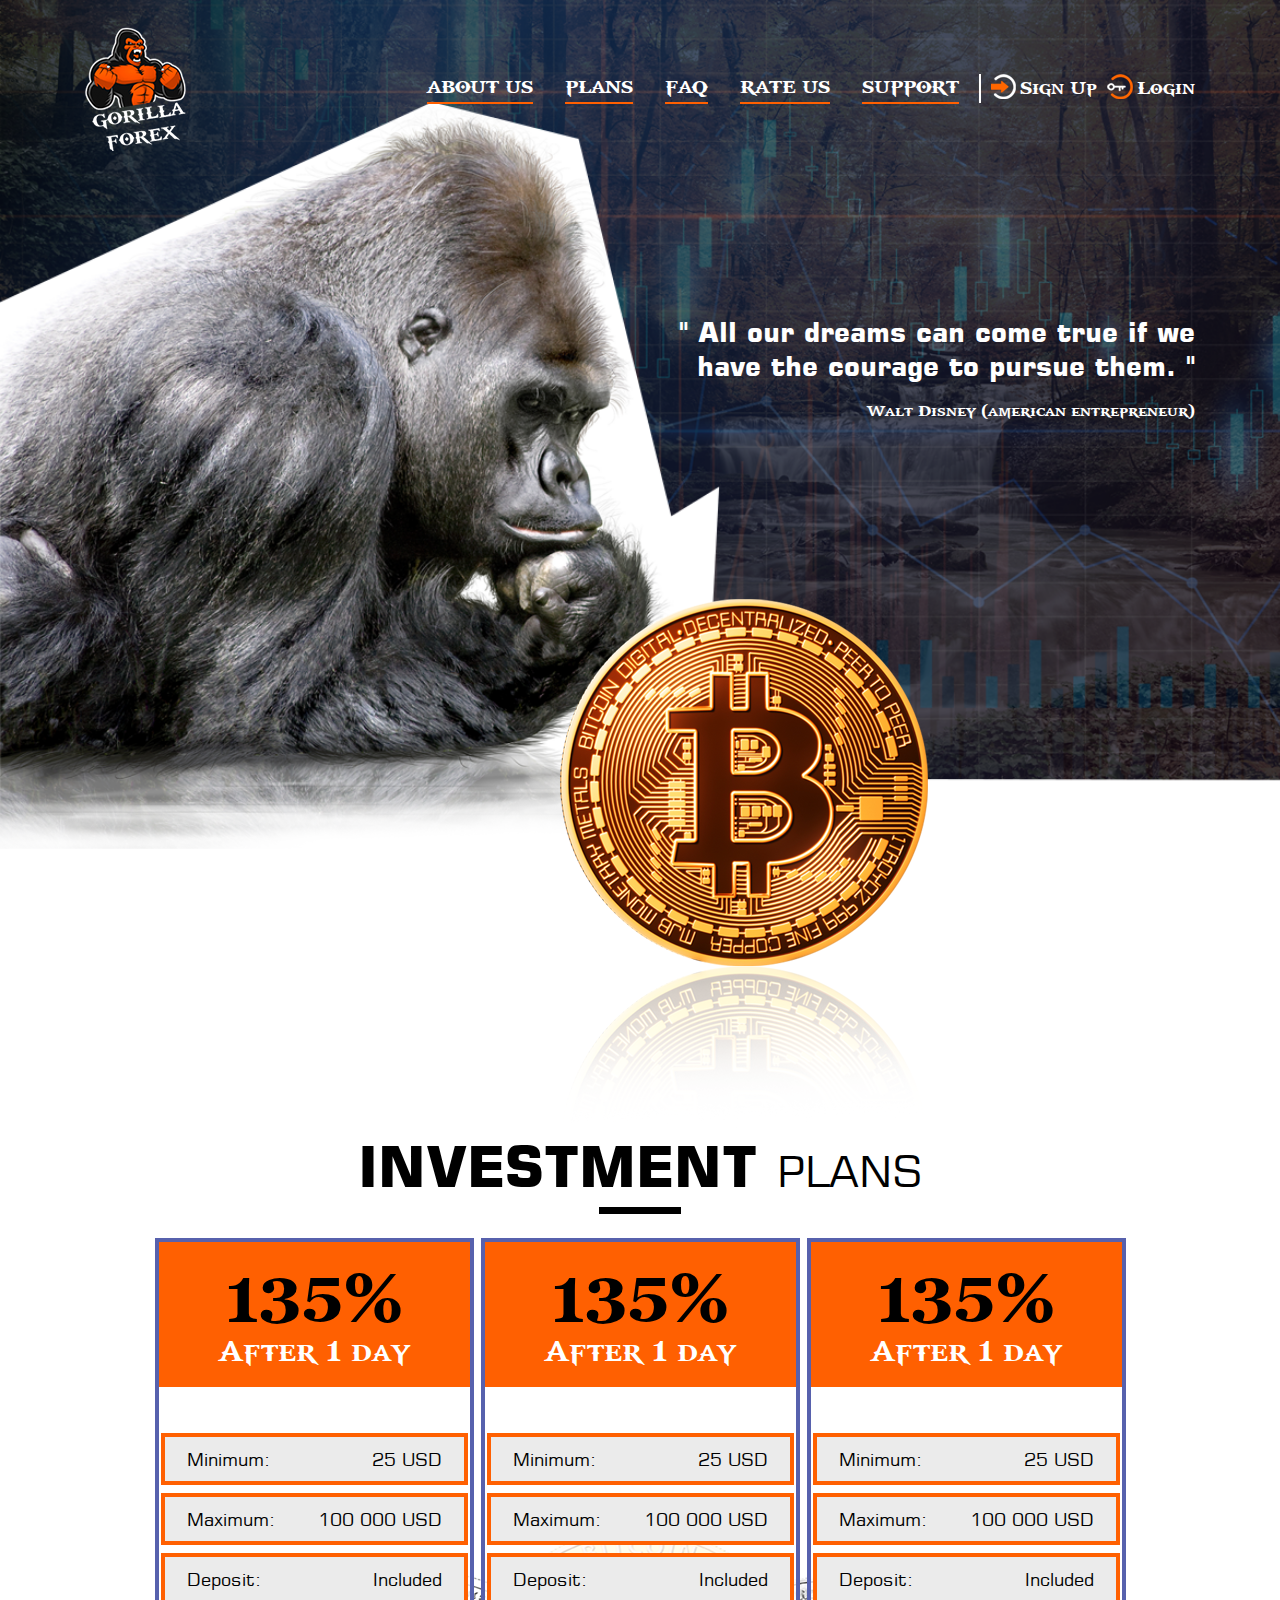
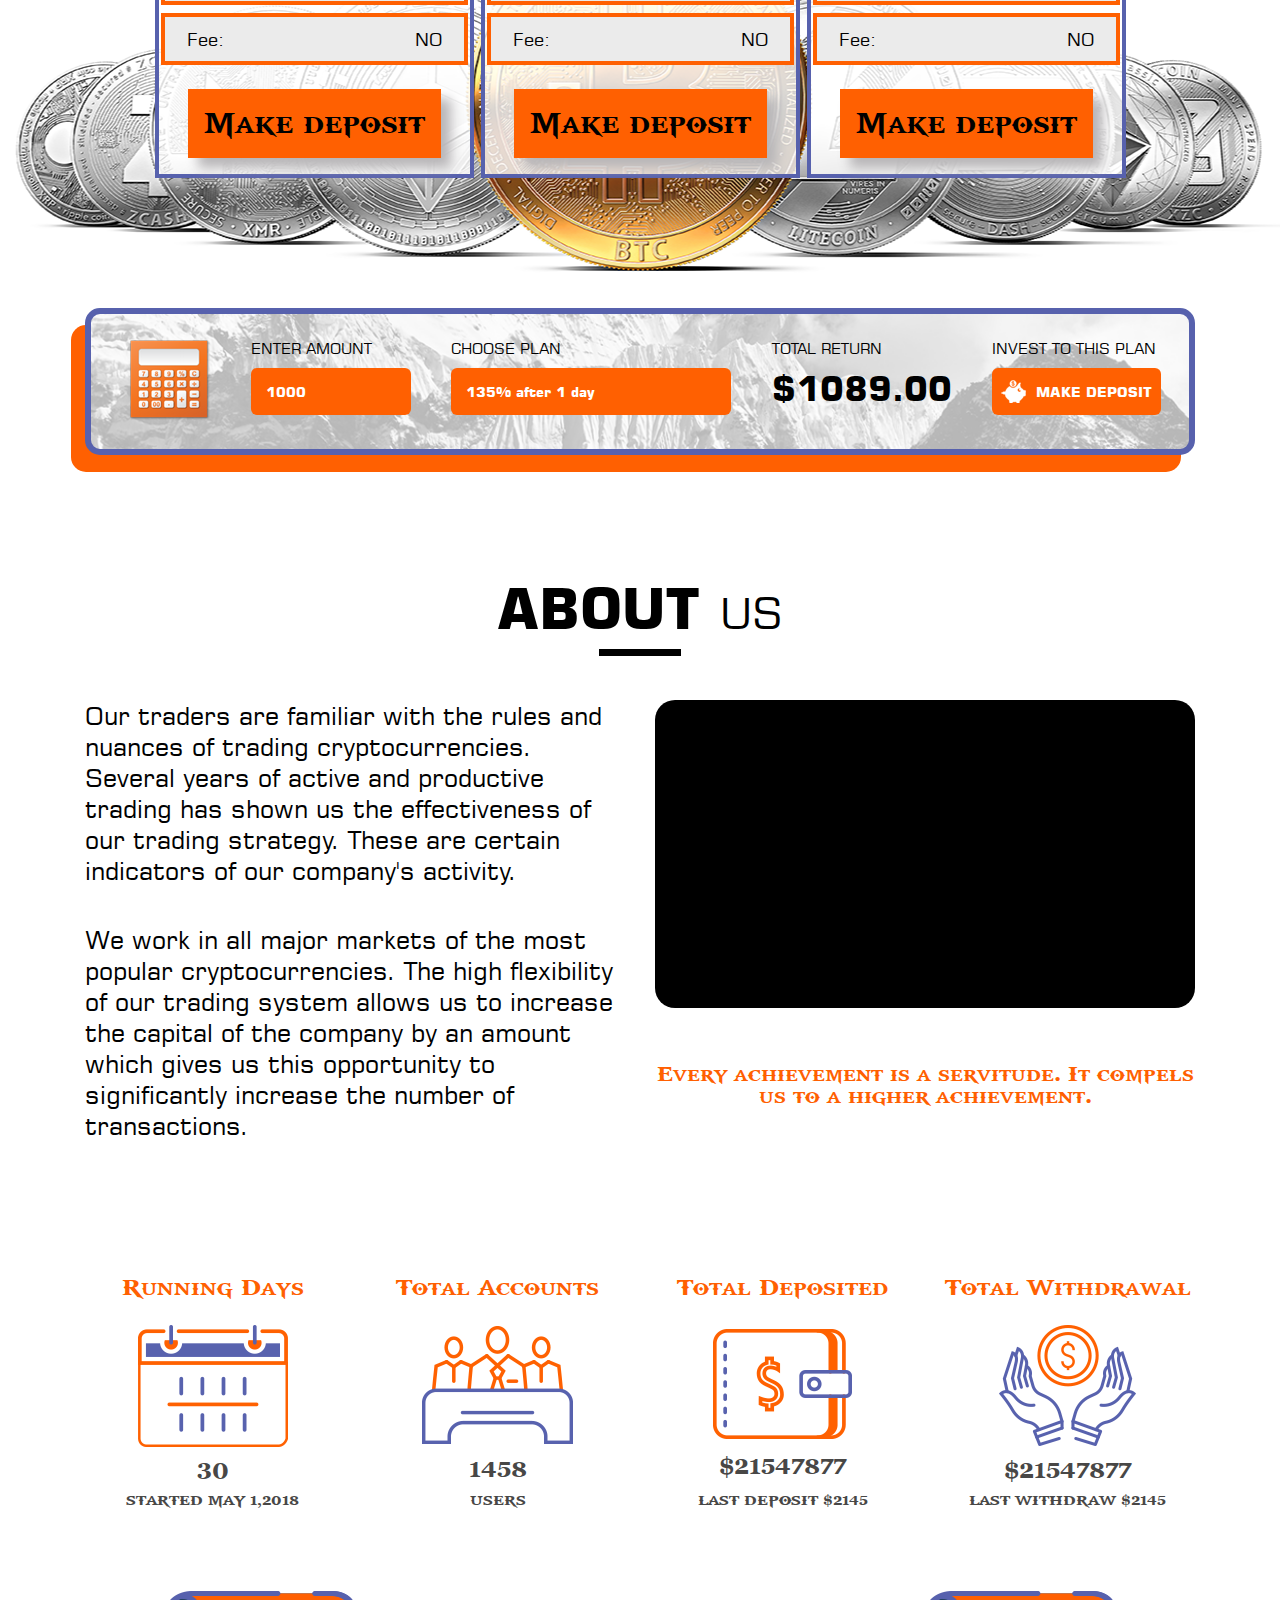
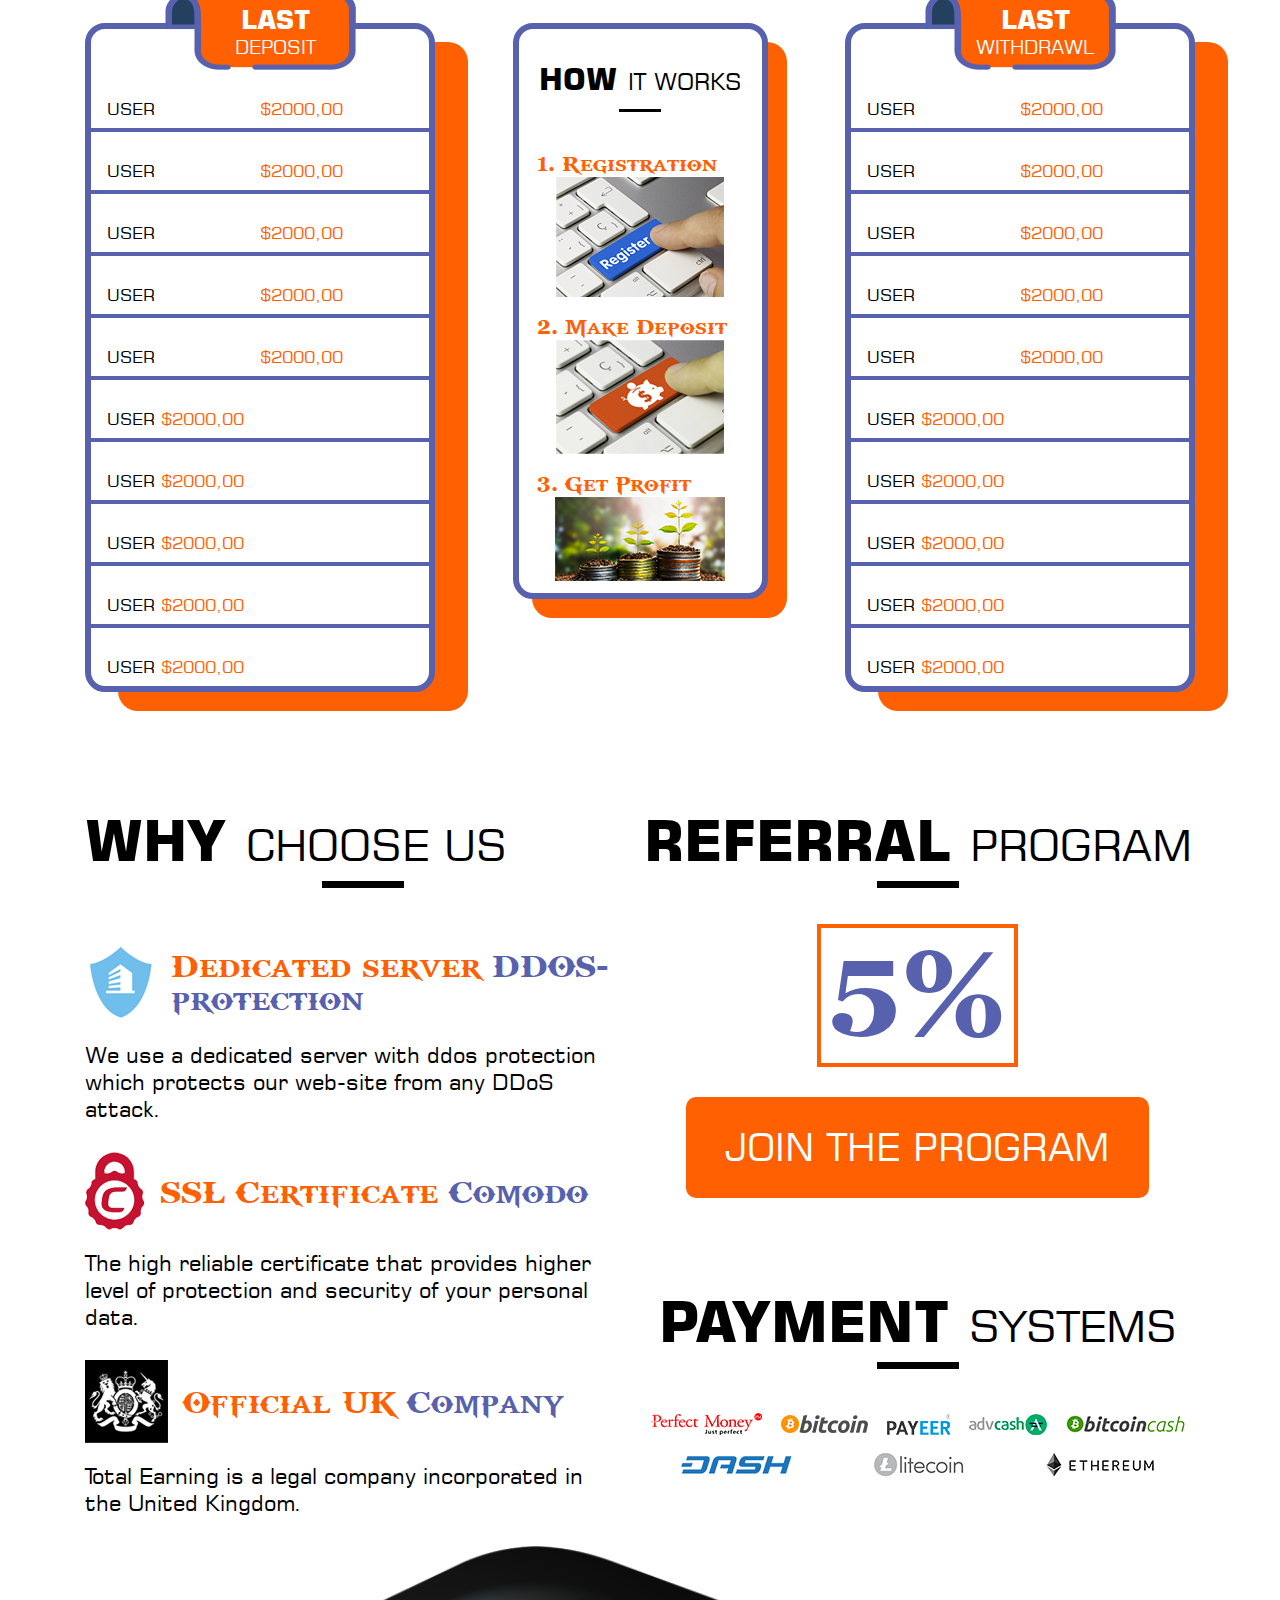
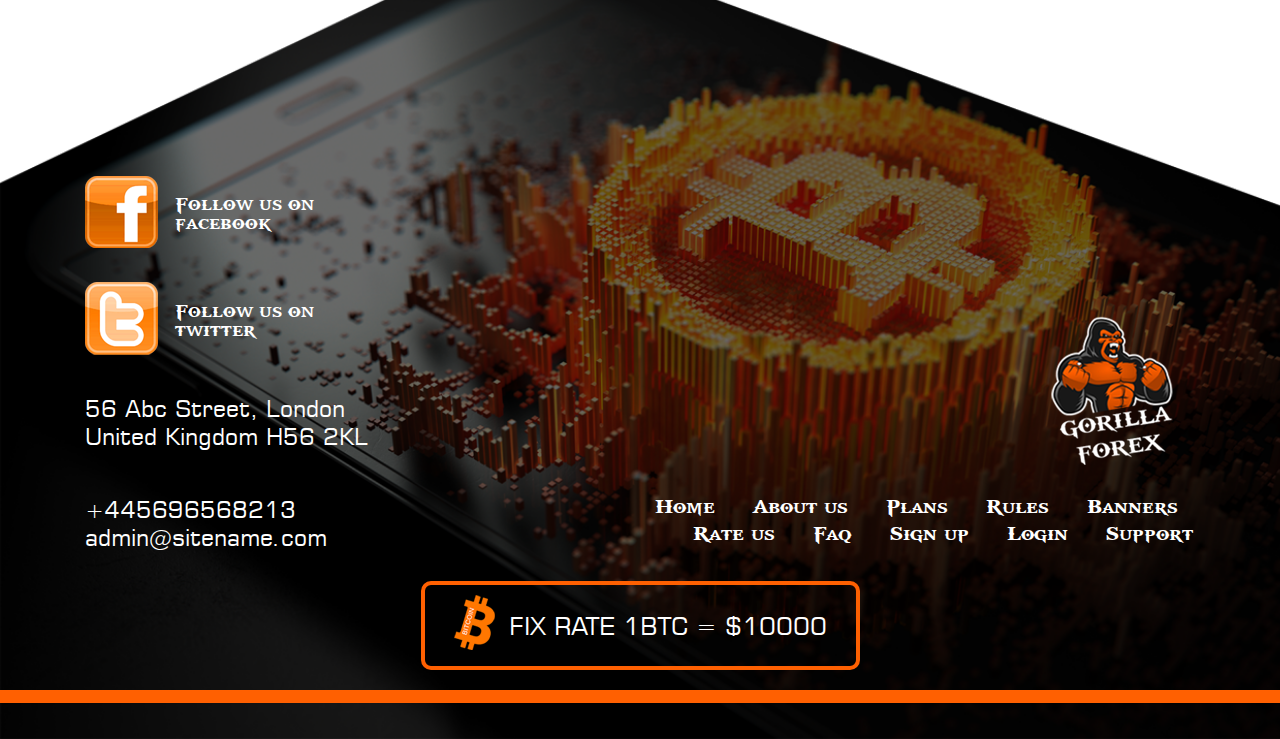
<file: gorilla/app/home.html>
<!DOCTYPE html>
<html lang="en">
<head>
    <meta charset="UTF-8">
    <meta name="viewport" content="width=device-width, initial-scale=1, shrink-to-fit=no">
    <title>Home</title>
    <link rel="stylesheet" href="styles.min.css">

</head>
<body>
<div class="page page-home">
    <div class="section-preview">
        <div class="container">
            <div class="row">
                <div class="col">
                    <div class="header">
                        <a href="#" class="header-brand order-lg-0 order-md-0">
                            <img src="../img/header-logo.png" alt="logo">
                        </a>
                        <ul class="header-nav order-lg-1 order-md-2">
                            <li class="header-nav-item"><a href="#">About Us</a></li>
                            <li class="header-nav-item"><a href="#">Plans</a></li>
                            <li class="header-nav-item"><a href="#">FAQ</a></li>
                            <li class="header-nav-item"><a href="#">Rate Us</a></li>
                            <li class="header-nav-item"><a href="#">Support</a></li>
                        </ul>
                        <div class="header-auth order-lg-2 order-md-1">
                            <a href="#" class="header-auth-item">
                                        <span class="header-auth-icon">
                                            <img src="../img/header-auth-signup.png" alt="signup-icon">
                                        </span>
                                Sign Up
                            </a>
                            <a href="#" class="header-auth-item">
                                        <span class="header-auth-icon">
                                            <img src="../img/header-auth-signin.png" alt="signin-icon">
                                        </span>
                                Login
                            </a>
                        </div>
                    </div>
                </div>
            </div>
        </div>
        <div class="container">
            <div class="row justify-content-end">
                <div class="col-sm-10 col-md-8 col-xl-6">
                    <div class="section-preview-quote">
                        <p class="quote-text">" All our dreams can come true if
                            we have the courage to pursue them. "</p>
                        <span class="quote-author">Walt Disney (american entrepreneur)</span>
                    </div>
                </div>
            </div>
        </div>
    </div>
    <div class="section-plans">
        <div class="container">
            <div class="row">
                <div class="offset-3 col-8 offset-sm-5 col-sm-6">
                    <img src="../img/home-preview-bitcoin.png" alt="bitcoin-logo" class="section-plans-coin img">
                </div>
            </div>
            <div class="row justify-content-center">
                <div class="col">
                    <div class="section-title-wrapper">
                        <h1 class="section-title">Investment <span class="section-subtitle">Plans</span></h1>
                        <span class="section-title-underline"></span>
                    </div>
                    <div class="section-plans-card-list">
                        <div class="plan-card">
                            <div class="plan-card-header">
                                <span class="plan-card-percent">135%</span>
                                <h3 class="plan-card-title">After 1 day</h3>
                            </div>
                            <div class="plan-card-body">
                           <span class="info-field">
                               <span class="info-field-label">Minimum:</span>
                               <span class="info-field-value">25 USD</span>
                           </span>
                                <span class="info-field">
                               <span class="info-field-label">Maximum:</span>
                               <span class="info-field-value">100 000 USD</span>
                           </span>
                                <span class="info-field">
                               <span class="info-field-label">Deposit:</span>
                               <span class="info-field-value">Included</span>
                           </span>
                                <span class="info-field">
                               <span class="info-field-label">Fee:</span>
                               <span class="info-field-value">NO</span>
                           </span>

                            </div>
                            <div class="plan-card-footer">
                                <button class="plan-card-button">Make deposit</button>
                            </div>
                        </div>
                        <div class="plan-card">
                            <div class="plan-card-header">
                                <span class="plan-card-percent">135%</span>
                                <h3 class="plan-card-title">After 1 day</h3>
                            </div>
                            <div class="plan-card-body">
                           <span class="info-field">
                               <span class="info-field-label">Minimum:</span>
                               <span class="info-field-value">25 USD</span>
                           </span>
                                <span class="info-field">
                               <span class="info-field-label">Maximum:</span>
                               <span class="info-field-value">100 000 USD</span>
                           </span>
                                <span class="info-field">
                               <span class="info-field-label">Deposit:</span>
                               <span class="info-field-value">Included</span>
                           </span>
                                <span class="info-field">
                               <span class="info-field-label">Fee:</span>
                               <span class="info-field-value">NO</span>
                           </span>
                            </div>
                            <div class="plan-card-footer">
                                <button class="plan-card-button">Make deposit</button>
                            </div>
                        </div>
                        <div class="plan-card">
                            <div class="plan-card-header">
                                <span class="plan-card-percent">135%</span>
                                <h3 class="plan-card-title">After 1 day</h3>
                            </div>
                            <div class="plan-card-body">
                           <span class="info-field">
                               <span class="info-field-label">Minimum:</span>
                               <span class="info-field-value">25 USD</span>
                           </span>
                                <span class="info-field">
                               <span class="info-field-label">Maximum:</span>
                               <span class="info-field-value">100 000 USD</span>
                           </span>
                                <span class="info-field">
                               <span class="info-field-label">Deposit:</span>
                               <span class="info-field-value">Included</span>
                           </span>
                                <span class="info-field">
                               <span class="info-field-label">Fee:</span>
                               <span class="info-field-value">NO</span>
                           </span>
                            </div>
                            <div class="plan-card-footer">
                                <button class="plan-card-button">Make deposit</button>
                            </div>
                        </div>
                    </div>
                </div>
                <div class="col-11 col-sm-10 col-md-12">
                    <div class="deposit-calc-wrapper">
                        <div class="deposit-calc">
                            <div class="deposit-calc-item">
                                <img src="../img/deposit-calc-img.png" alt="calculator">
                            </div>
                            <div class="deposit-calc-item mt-3 mt-md-0">
                                <span class="deposit-calc-title">Enter amount</span>
                                <span class="deposit-calc-input">
                                <input type="text" value="1000">
                            </span>
                            </div>
                            <div class="deposit-calc-item mt-3 mt-md-0">
                                <span class="deposit-calc-title">Choose plan</span>
                                <div class="deposit-calc-dropdown">
                                    <button class="deposit-calc-dropdown-toggle">135% after 1 day</button>
                                    <div class="deposit-calc-dropdown-menu">
                                        <a href="#" class="deposit-calc-dropdown-item"></a>
                                    </div>
                                </div>
                            </div>
                            <div class="deposit-calc-item mt-3 mt-lg-0">
                                <span class="deposit-calc-title">total return</span>
                                <span class="deposit-calc-price">
                                $1089.00
                            </span>
                            </div>
                            <div class="deposit-calc-item mx-lg-auto mt-3 mx-xl-0 mt-xl-0">
                                <span class="deposit-calc-title">invest to this plan</span>
                                <button class="deposit-calc-button">
                                <span class="deposit-calc-button-inner">
                                    <img
                                            src="../img/deposit-calc-btn-icon.png"
                                            alt="button-icon"
                                            class="deposit-calc-button-icon"
                                    >
                                    make deposit
                                </span>
                                </button>
                            </div>
                        </div>
                    </div>
                </div>
            </div>
        </div>
    </div>
    <div class="section-about">
        <div class="container">
            <div class="row">
                <div class="col">
                    <div class="section-title-wrapper section-about-title">
                        <h1 class="section-title">About <span class="section-subtitle">us</span></h1>
                        <span class="section-title-underline"></span>
                    </div>
                    <div class="row justify-content-md-center">
                        <div class="col-12 col-md-11 col-lg-6 order-md-1 order-lg-0">
                            <p class="section-about-paragraph">
                                Our traders are familiar with the rules and
                                nuances of trading cryptocurrencies. Several years of active and productive trading has
                                shown us the effectiveness of our trading strategy. These are certain indicators of our
                                company's activity.
                            </p>
                            <p class="section-about-paragraph">
                                We work in all major markets of the most
                                popular cryptocurrencies. The high flexibility of our trading system allows us to
                                increase the capital of the company by an amount which gives us this opportunity to
                                significantly
                                increase the number of transactions.
                            </p>
                        </div>
                        <div class="col-12 col-md-10 col-lg-6 order-md-0 order-lg-1">
                            <div class="section-about-video"></div>
                            <p class="section-about-note">Every achievement is a servitude.
                                It compels us to a higher achievement.</p>
                        </div>
                    </div>
                    <div class="stat-card-list">
                        <div class="row">
                            <div class="col">
                                <div class="row justify-content-around">
                                    <div class="col-10 col-sm-5 col-md-5 col-lg-3 d-flex">
                                        <div class="stat-card">
                                            <h4 class="stat-card-title">Running Days</h4>
                                            <img src="../img/about-stat-calendar.png" alt="calendar"
                                                 class="stat-card-img">
                                            <span class="stat-card-value">
                                                30
                                            </span>
                                            <span class="stat-card-extra">
                                                Started  May 1,2018
                                            </span>
                                        </div>
                                    </div>
                                    <div class="mt-4 mt-md-0 col-10 col-sm-5 col-md-5 col-lg-3 d-flex">
                                        <div class="stat-card">
                                            <h4 class="stat-card-title">Total Accounts</h4>
                                            <img src="../img/about-stat-users.png" alt="users"
                                                 class="stat-card-img">
                                            <span class="stat-card-value">
                                                1458
                                            </span>
                                            <span class="stat-card-extra">
                                                Users
                                            </span>
                                        </div>
                                    </div>
                                    <div class="mt-4 mt-md-5 mt-lg-0 col-10 col-sm-5 col-md-5 col-lg-3 d-flex">
                                        <div class="stat-card">
                                            <h4 class="stat-card-title">Total Deposited</h4>
                                            <img src="../img/about-stat-wallet.png" alt="wallet"
                                                 class="stat-card-img">
                                            <span class="stat-card-value">
                                                $21547877
                                            </span>
                                            <span class="stat-card-extra">
                                                Last deposit $2145
                                            </span>
                                        </div>
                                    </div>
                                    <div class="mt-4 mt-md-5 mt-lg-0 col-10 col-sm-5 col-md-5 col-lg-3 d-flex">
                                        <div class="stat-card">
                                            <h4 class="stat-card-title">Total Withdrawal</h4>
                                            <img src="../img/about-stat-withdraw.png" alt="calendar"
                                                 class="stat-card-img">
                                            <span class="stat-card-value">
                                                $21547877
                                            </span>
                                            <span class="stat-card-extra">
                                                Last withdraw $2145
                                            </span>
                                        </div>
                                    </div>
                                </div>
                            </div>
                        </div>
                    </div>
                </div>
            </div>
        </div>
    </div>
    <div class="section-account">
        <div class="container">
            <div class="row justify-content-around justify-content-xl-between">
                <div class="col-11 col-sm-10 col-md-6 col-lg-5 col-xl-4 order-0 order-xl-0 mb-5 mb-md-0">
                    <div class="account-table-wrapper">
                        <div class="account-table">
                            <div class="account-table-header">
                                <h4 class="account-table-header-title">Last</h4>
                                <h5 class="account-table-header-subtitle">Deposit</h5>
                            </div>
                            <div class="account-table-cell">
                                <span class="account-table-cell-label">user</span>
                                <span class="account-table-cell-value">$2000,00</span>
                            </div>
                            <div class="account-table-cell">
                                <span class="account-table-cell-label">user</span>
                                <span class="account-table-cell-value">$2000,00</span>
                            </div>
                            <div class="account-table-cell">
                                <span class="account-table-cell-label">user</span>
                                <span class="account-table-cell-value">$2000,00</span>
                            </div>
                            <div class="account-table-cell">
                                <span class="account-table-cell-label">user</span>
                                <span class="account-table-cell-value">$2000,00</span>
                            </div>
                            <div class="account-table-cell">
                                <span class="account-table-cell-label">user</span>
                                <span class="account-table-cell-value">$2000,00</span>
                            </div>
                            <div class="account-table-cell d-none d-md-block">
                                <span class="account-table-cell-label">user</span>
                                <span class="account-table-cell-value">$2000,00</span>
                            </div>
                            <div class="account-table-cell d-none d-md-block">
                                <span class="account-table-cell-label">user</span>
                                <span class="account-table-cell-value">$2000,00</span>
                            </div>
                            <div class="account-table-cell d-none d-md-block">
                                <span class="account-table-cell-label">user</span>
                                <span class="account-table-cell-value">$2000,00</span>
                            </div>
                            <div class="account-table-cell d-none d-md-block">
                                <span class="account-table-cell-label">user</span>
                                <span class="account-table-cell-value">$2000,00</span>
                            </div>
                            <div class="account-table-cell d-none d-md-block">
                                <span class="account-table-cell-label">user</span>
                                <span class="account-table-cell-value">$2000,00</span>
                            </div>
                        </div>
                    </div>
                </div>
                <div class="col-11 col-sm-10 col-md-12 col-lg-10 col-xl-3 order-2 order-xl-1">
                    <div class="help-list-wrapper">
                        <div class="help-list">
                            <div class="help-list-header">
                                <h1 class="help-list-title">how <span class="help-list-subtitle">it works</span></h1>
                                <span class="help-list-title-underline"></span>
                            </div>
                            <ul class="help-list-items">
                                <li class="help-list-item">
                                    <h5 class="help-list-item-title">1. Registration</h5>
                                    <img src="../img/help-list-register.png" alt="registration" class="help-list-item-img">
                                </li>
                                <li class="help-list-item mt-3 mt-md-0">
                                    <h5 class="help-list-item-title">2. Make Deposit</h5>
                                    <img src="../img/help-list-deposit.png" alt="deposit" class="help-list-item-img">
                                </li>
                                <li class="help-list-item mt-3 mt-md-0">
                                    <h5 class="help-list-item-title">3. Get Profit</h5>
                                    <img src="../img/help-list-profit.png" alt="profit" class="help-list-item-img">
                                </li>
                            </ul>
                        </div>
                    </div>
                </div>
                <div class="col-11 col-sm-10 col-md-6 col-lg-5 col-xl-4 order-1 order-xl-2">
                    <div class="account-table-wrapper">
                        <div class="account-table">
                            <div class="account-table-header">
                                <h4 class="account-table-header-title">Last</h4>
                                <h5 class="account-table-header-subtitle">Withdrawl</h5>
                            </div>
                            <div class="account-table-cell">
                                <span class="account-table-cell-label">user</span>
                                <span class="account-table-cell-value">$2000,00</span>
                            </div>
                            <div class="account-table-cell">
                                <span class="account-table-cell-label">user</span>
                                <span class="account-table-cell-value">$2000,00</span>
                            </div>
                            <div class="account-table-cell">
                                <span class="account-table-cell-label">user</span>
                                <span class="account-table-cell-value">$2000,00</span>
                            </div>
                            <div class="account-table-cell">
                                <span class="account-table-cell-label">user</span>
                                <span class="account-table-cell-value">$2000,00</span>
                            </div>
                            <div class="account-table-cell">
                                <span class="account-table-cell-label">user</span>
                                <span class="account-table-cell-value">$2000,00</span>
                            </div>
                            <div class="account-table-cell d-none d-md-block">
                                <span class="account-table-cell-label">user</span>
                                <span class="account-table-cell-value">$2000,00</span>
                            </div>
                            <div class="account-table-cell d-none d-md-block">
                                <span class="account-table-cell-label">user</span>
                                <span class="account-table-cell-value">$2000,00</span>
                            </div>
                            <div class="account-table-cell d-none d-md-block">
                                <span class="account-table-cell-label">user</span>
                                <span class="account-table-cell-value">$2000,00</span>
                            </div>
                            <div class="account-table-cell d-none d-md-block">
                                <span class="account-table-cell-label">user</span>
                                <span class="account-table-cell-value">$2000,00</span>
                            </div>
                            <div class="account-table-cell d-none d-md-block">
                                <span class="account-table-cell-label">user</span>
                                <span class="account-table-cell-value">$2000,00</span>
                            </div>
                        </div>
                    </div>
                </div>
            </div>
        </div>
    </div>
    <div class="container">
        <div class="row no-gutters justify-content-center justify-content-xl-start">
            <div class="col-12 col-md-11 col-lg-10 col-xl-6">
                <div class="section-advantages">
                    <div class="section-title-wrapper section-advantages-title-wrapper">
                        <h1 class="section-title section-advantages-title">why <span class="section-subtitle">choose us</span>
                        </h1>
                        <span class="section-title-underline"></span>
                    </div>
                    <div class="section-advantages-list">
                        <div class="advantage-item">
                            <div class="advantage-item-header">
                                <span class="advantage-item-icon"><img src="../img/advantage-icon-server.png"
                                                                       alt="server"></span>
                                <h4 class="advantage-item-title">Dedicated server
                                    <span class="advantage-item-subtitle">DDOS-protection</span></h4>
                            </div>
                            <div class="advantage-item-body">
                                <p class="advantage-item-paragraph">
                                    We use a dedicated server with ddos protection
                                    which protects our web-site from any
                                    DDoS attack.
                                </p>
                            </div>
                        </div>
                        <div class="advantage-item">
                            <div class="advantage-item-header">
                                <span class="advantage-item-icon"><img src="../img/advantage-icon-сertificate.png"
                                                                       alt="certificate"></span>
                                <h4 class="advantage-item-title">SSL Certificate
                                    <span class="advantage-item-subtitle">Comodo</span></h4>
                            </div>
                            <div class="advantage-item-body">
                                <p class="advantage-item-paragraph">
                                    The high reliable certificate that provides higher
                                    level of protection and security of your personal
                                    data.
                                </p>
                            </div>
                        </div>
                        <div class="advantage-item">
                            <div class="advantage-item-header">
                                <span class="advantage-item-icon"><img src="../img/advantage-icon-UK.png"
                                                                       alt="UK"></span>
                                <h4 class="advantage-item-title">Official UK
                                    <span class="advantage-item-subtitle">Company</span></h4>
                            </div>
                            <div class="advantage-item-body">
                                <p class="advantage-item-paragraph">
                                    Total Earning is a legal company incorporated in
                                    the United Kingdom.
                                </p>
                            </div>
                        </div>
                    </div>
                </div>
            </div>
            <div class="col-12 col-xl-6">
                <div class="section-program">
                    <div class="section-title-wrapper">
                        <h1 class="section-title section-program-title">referral <span class="section-subtitle">program</span>
                        </h1>
                        <span class="section-title-underline"></span>
                    </div>
                    <span class="section-program-percent">
                        5%
                    </span>
                    <div class="section-program-button-wrapper">
                        <button class="section-program-button">join the program</button>
                    </div>
                </div>
                <div class="section-payment">
                    <div class="section-title-wrapper">
                        <h1 class="section-title section-program-title">Payment <span class="section-subtitle">systems</span>
                        </h1>
                        <span class="section-title-underline"></span>
                    </div>
                    <div class="section-payment-list">
                        <a href="#" class="section-payment-item">
                            <img src="../img/payment-PM.png" alt="Perfect Money">
                        </a>
                        <a href="#" class="section-payment-item">
                            <img src="../img/payment-bitcoin.png" alt="Bitcoin">
                        </a>
                        <a href="#" class="section-payment-item">
                            <img src="../img/payment-payeer.png" alt="Payeer">
                        </a>
                        <a href="#" class="section-payment-item">
                            <img src="../img/payment-advcash.png" alt="Advcash">
                        </a>
                        <a href="#" class="section-payment-item">
                            <img src="../img/payment-bitcoincash.png" alt="Bitcoincash">
                        </a>
                        <a href="#" class="section-payment-item">
                            <img src="../img/payment-dash.png" alt="Dash">
                        </a>
                        <a href="#" class="section-payment-item">
                            <img src="../img/payment-litecoin.png" alt="Litecoin">
                        </a>
                        <a href="#" class="section-payment-item">
                            <img src="../img/payment-ethereum.png" alt="Ethereum">
                        </a>
                    </div>
                </div>
            </div>

        </div>
    </div>
    <div class="footer">
        <div class="container">
            <div class="row align-items-end">
                <div class="col-12 col-xl-6">
                    <div class="footer-info">
                        <div class="footer-social">
                            <a href="#" class="footer-social-item">
                            <span class="footer-social-icon">
                                <img src="../img/footer-social-fb.png" alt="facebook">
                            </span>
                                <span>
                                <span class="footer-social-item-desc">
                                     Follow us on
                                </span>
                                <span class="footer-social-item-desc">
                                    facebook
                                </span>
                            </span>
                            </a>
                            <a href="#" class="footer-social-item">
                            <span class="footer-social-icon">
                                <img src="../img/footer-social-twitter.png" alt="twitter">
                            </span>
                                <span>
                                <span class="footer-social-item-desc">
                                     Follow us on
                                </span>
                                <span class="footer-social-item-desc">
                                    twitter
                                </span>
                            </span>
                            </a>
                        </div>
                        <div class="footer-contact">
                        <span class="footer-contact-item">
                            56 Abc Street, London <br>
                            United Kingdom H56 2KL
                        </span>
                            <span class="footer-contact-item">
                            +445696568213 <br>
                            admin@sitename.com
                        </span>
                        </div>
                    </div>
                </div>
                <div class="col-12 col-xl-6">
                    <div class="footer-brand-wrapper">
                        <a href="#" class="footer-brand">
                            <img src="../img/footer-logo.png" alt="logo">
                        </a>
                    </div>
                    <ul class="footer-nav">
                        <li class="footer-nav-item"><a href="#">Home</a></li>
                        <li class="footer-nav-item"><a href="#">About us</a></li>
                        <li class="footer-nav-item"><a href="#">Plans</a></li>
                        <li class="footer-nav-item"><a href="#">Rules</a></li>
                        <li class="footer-nav-item"><a href="#">Banners</a></li>
                        <li class="footer-nav-item"><a href="#">Rate us</a></li>
                        <li class="footer-nav-item"><a href="#">Faq</a></li>
                        <li class="footer-nav-item"><a href="#">Sign up</a></li>
                        <li class="footer-nav-item"><a href="#">Login</a></li>
                        <li class="footer-nav-item"><a href="#">Support</a></li>
                    </ul>
                </div>
            </div>
            <div class="row">
                <div class="col">
                    <div class="footer-rate-wrapper">
                        <div class="footer-rate">
                        <span class="footer-rate-icon">
                            <img src="../img/foote-rate-icon.png" alt="bitcoin">
                        </span>
                            Fix rate 1BTC = $10000
                        </div>
                    </div>
                </div>
            </div>
        </div>
        <span class="footer-underline"></span>
    </div>
</div>

</body>
</html>
</file>
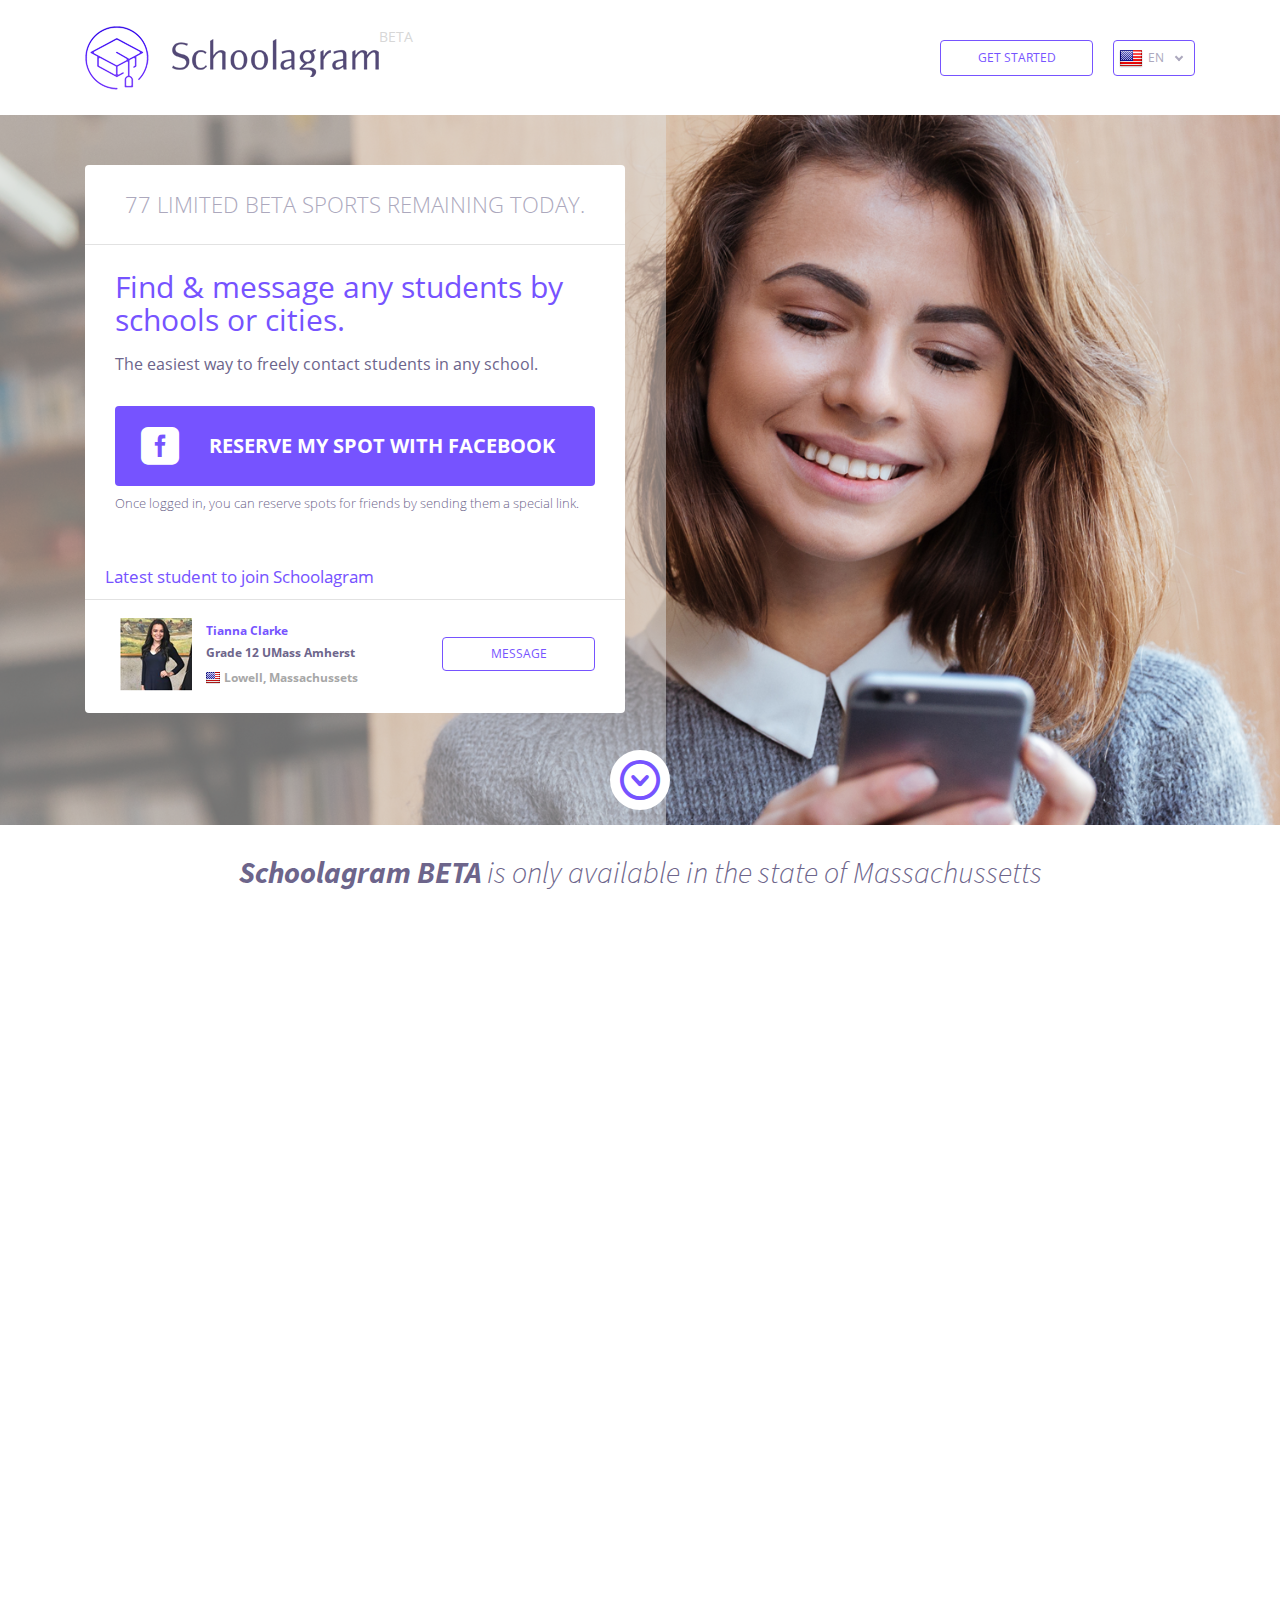
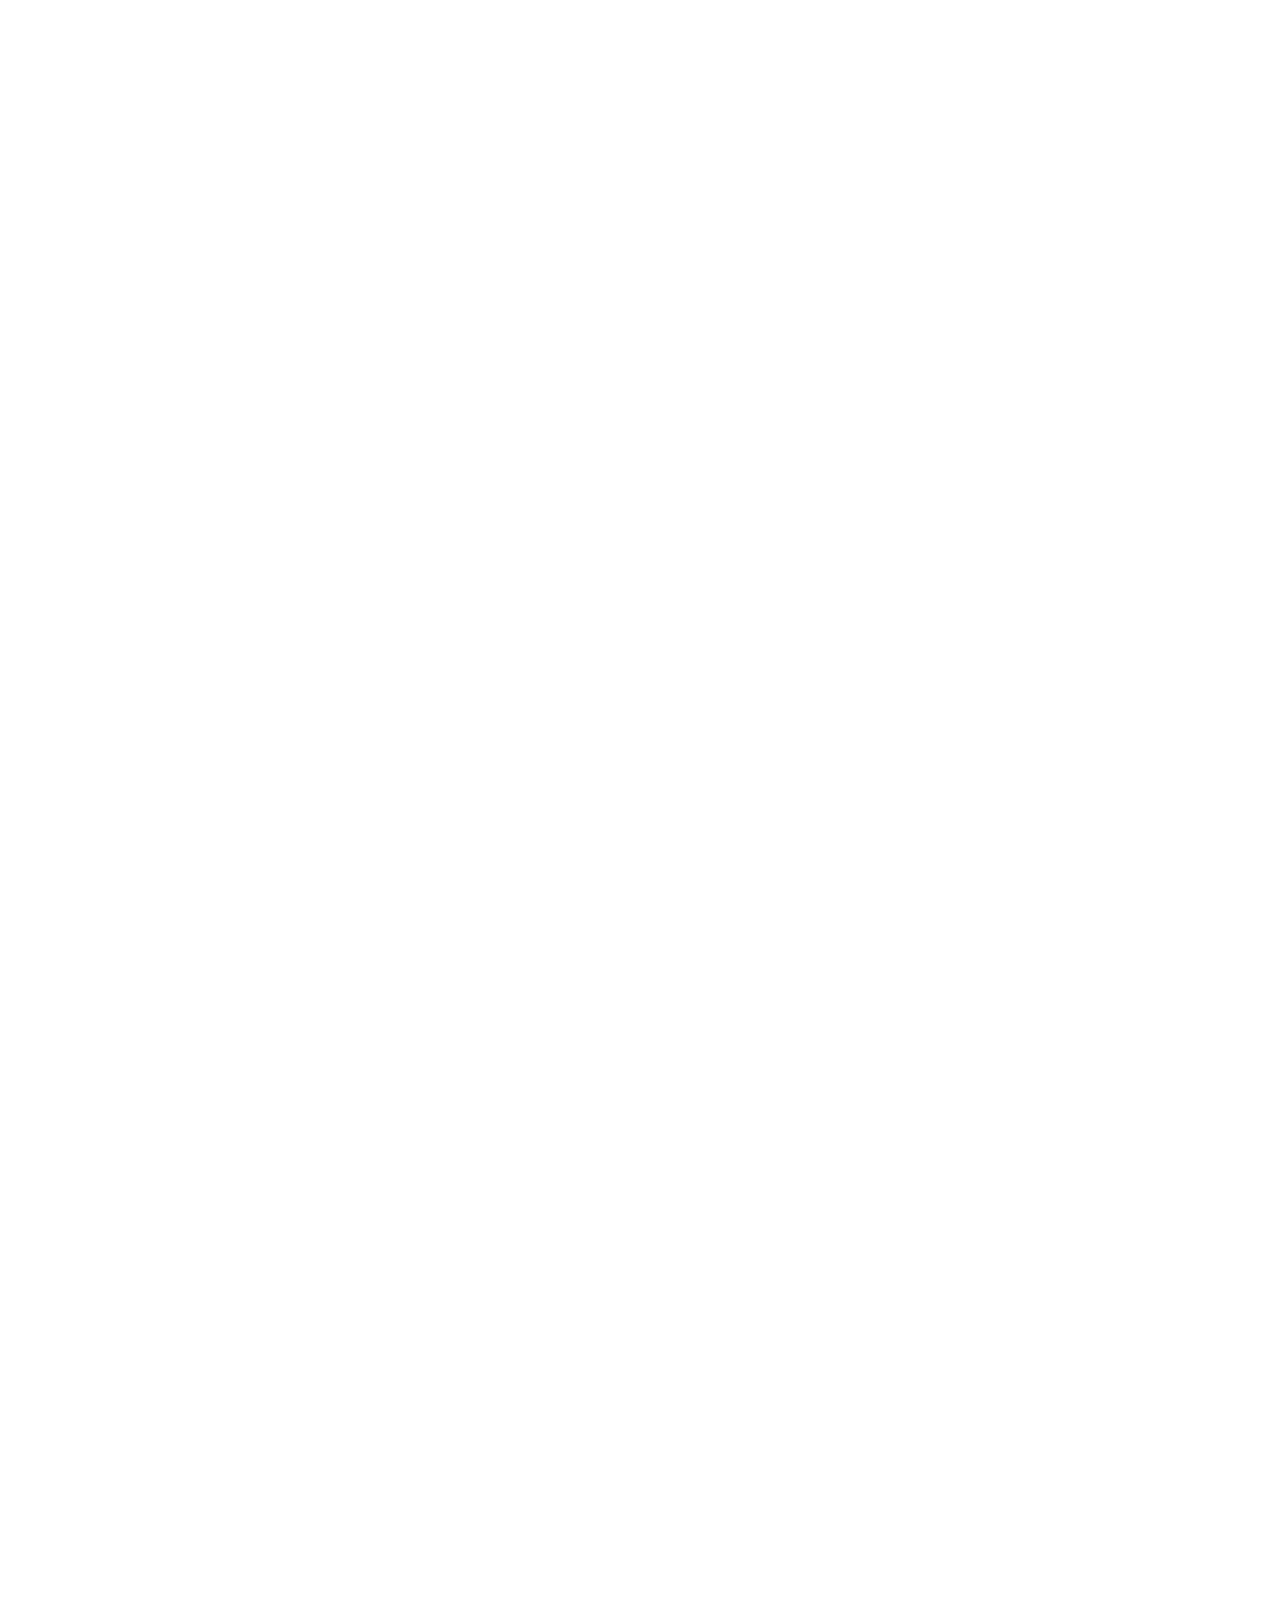
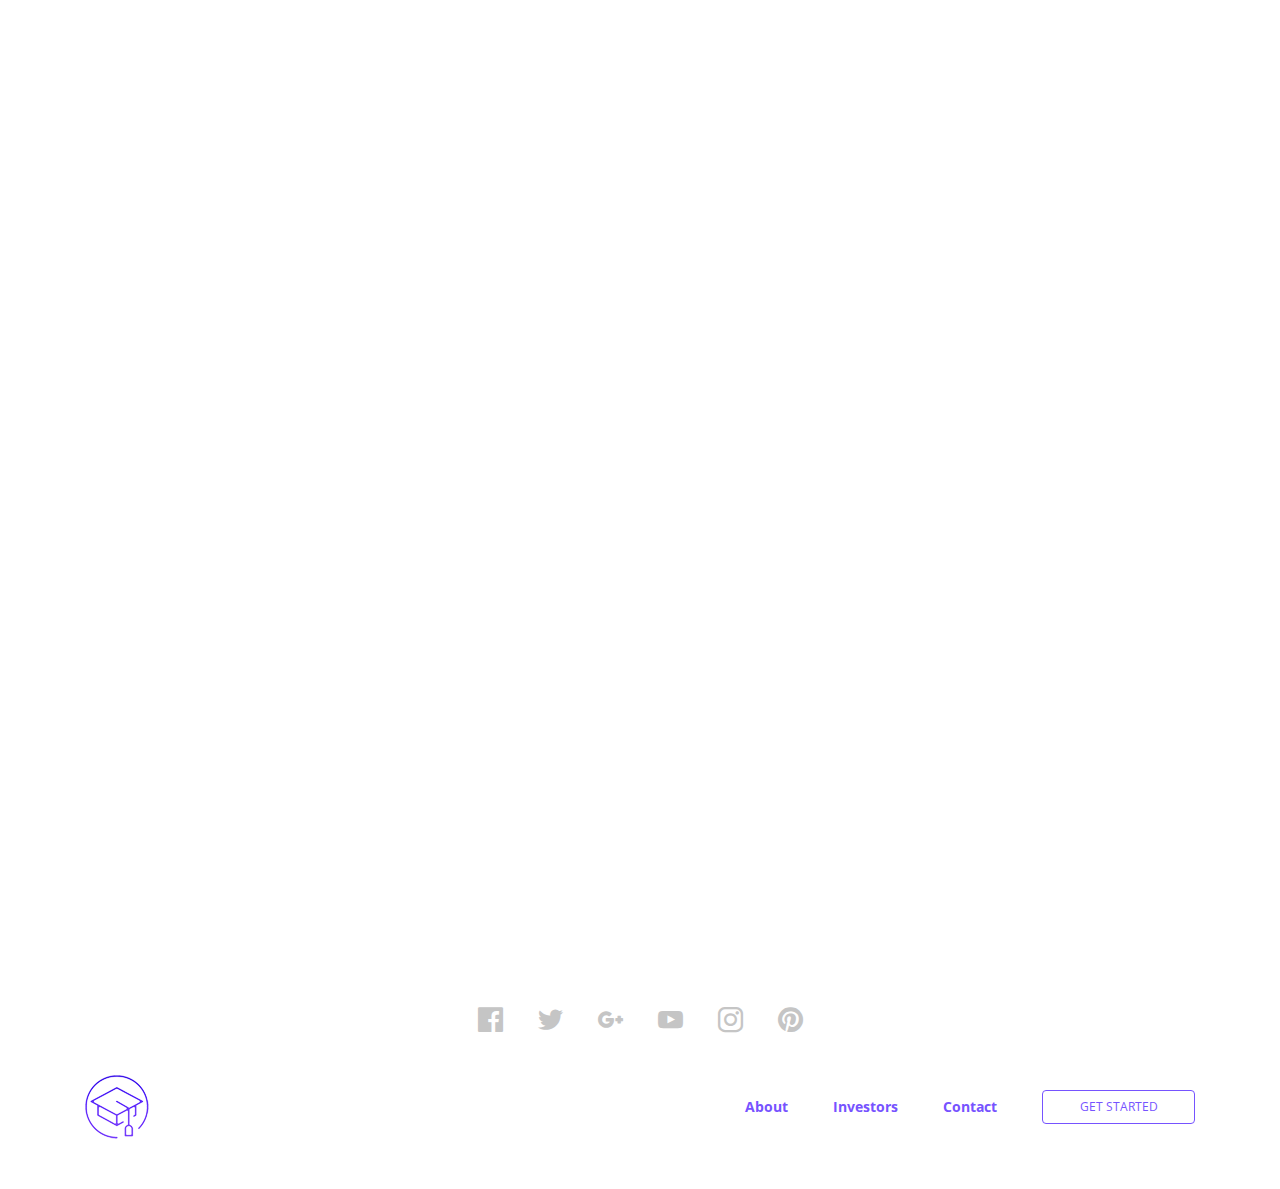
<file: schoolagram/app/landing.html>
<!DOCTYPE html>
<html lang="en">
<head>
    <meta charset="utf-8">
    <meta name="viewport" content="width=device-width, initial-scale=1, shrink-to-fit=no">
    <title>Schoolagram</title>
    <link rel="stylesheet" href="styles.min.css">

</head>
<body>
<div class="header">
    <div class="container">
        <div class="header-inner">
            <a href="#" class="main-logo">
                <img src="../img/main_logo.png" alt="logo" class="img-fluid">
                <span class="main-logo-label">Beta</span>
            </a>
            <div class="header-toolbar">
                <button class="button button-secondary button-small header-toolbar-button">Get Started</button>
                <div class="dropdown-languages">
                    <button class="dropdown-languages-button"><img src="../img/flag-US-medium.png" alt="us-flag"
                                                                   class="dropdown-languages-flag">En
                    </button>
                    <div class="dropdown-languages-menu">
                        <a href="#" class="dropdown-languages-item"><img src="../img/flag-US-medium.png" alt="us-flag"
                                                                         class="dropdown-languages-flag">En</a>
                        <a href="#" class="dropdown-languages-item"><img src="../img/flag-FR-medium.png" alt="fr-flag"
                                                                         class="dropdown-languages-flag">Fr</a>
                        <a href="#" class="dropdown-languages-item"><img src="../img/flag-ES-medium.png" alt="es-flag"
                                                                         class="dropdown-languages-flag">Es</a>
                    </div>
                </div>
            </div>
        </div>
    </div>
</div>
<div class="section section-preview">
    <div class="section-preview-overlay d-none d-sm-block wow fadeIn"></div>
    <nav class="section-preview-nav wow bounce" data-wow-iteration="infinite">
        <a href="#section-advantages" class="section-preview-nav-button"><i class="icon-down-arrow"></i></a>
    </nav>
</div>
<div class="form-invite-wrapper">
    <div class="container">
        <div class="row">
            <div class="col-xl-6 col-lg-7 col-md-9 col-sm-10 col-12">
                <form action="#" class="form-invite wow fadeIn" data-wow-delay="0.25s">
                    <div class="form-invite-header">
                        <span class="form-invite-header-title">77 Limited beta sports remaining today.</span>
                    </div>
                    <div class="information-block">
                        <button class="button button-large button-primary information-block-button button-with-icon d-inline-flex d-sm-none">
                            <i class="button-large-icon icon-facebook"></i>
                            Reserve my spot with Facebook
                        </button>
                        <span class="information-block-note d-block d-sm-none">Once logged in, you can reserve spots for friends by sending them a special link.</span>
                        <h3 class="information-block-title">Find & message any students by schools or cities.</h3>
                        <p class="section-paragraph information-block-paragraph">The easiest way to freely contact
                            students in any
                            school.</p>
                        <button class="button button-large button-primary information-block-button button-with-icon d-none d-sm-inline-flex">
                            <i class="button-large-icon icon-facebook-rounded"></i>
                            Reserve my spot with Facebook
                        </button>
                        <span class="information-block-note d-none d-sm-block">Once logged in, you can reserve spots for friends by sending them a special link.</span>
                    </div>
                    <span class="personal-block-title">Latest student to join Schoolagram</span>
                    <div class="personal-block">
                        <div class="personal-bar">
                            <img src="../img/personal-bar-photo.png" alt="person"
                                 class="personal-bar-photo img-fluid">
                            <div class="personal-bar-description">
                                <span class="personal-bar-name">Tianna Clarke</span>
                                <span class="personal-bar-education">Grade 12 UMass Amherst</span>
                                <span class="personal-bar-location"><img src="../img/icon-flag.png" alt="flag"
                                                                         class="personal-bar-location-flag">Lowell, Massachussets</span>
                            </div>
                        </div>
                        <button class="button button-small button-secondary personal-block-button">Message</button>
                    </div>
                </form>
            </div>
        </div>
    </div>
</div>
<div class="section section-advantages" id="section-advantages">
    <div class="container">
        <div class="row">
            <div class="col">
                <div class="advantage-item">
                    <div class="row justify-content-center">
                        <div class="col-12 col-md-10 col-lg-10 text-center">
                            <h3 class="advantage-item-subtitle"><span class="advantage-item-subtitle-bold">Schoolagram BETA</span>
                                is only available in the state of Massachussetts</h3>
                            <div class="advantage-item-icon-with-margin advantage-item-icon wow bounceIn">
                                    <span class="advantage-item-icon-inner wow bounceIn" data-wow-offset="150"
                                          data-wow-delay="0.25s">
                                        <img src="../img/advantage-icon-globe.png" alt="globe"
                                             class="advantage-item-icon-rotated">
                                    </span>
                                <div class="advantage-item-icon-person-wrapper">
                                    <img src="../img/globe-person-photo-1.png" alt="person-photo"
                                         class="advantage-item-icon-person wow fadeIn" data-wow-delay="0.4s">
                                    <img src="../img/GB.png" alt="flag"
                                         class="advantage-item-icon-person-flag wow fadeIn" data-wow-delay="0.4s">
                                </div>
                                <div class="advantage-item-icon-person-wrapper">
                                    <img src="../img/globe-person-photo-2.png" alt="person-photo"
                                         class="advantage-item-icon-person wow fadeIn" data-wow-delay="1.3s">
                                    <img src="../img/JP.png" alt="flag"
                                         class="advantage-item-icon-person-flag wow fadeIn" data-wow-delay="1.3s">
                                </div>
                                <div class="advantage-item-icon-person-wrapper">
                                    <img src="../img/globe-person-photo-3.png" alt="person-photo"
                                         class="advantage-item-icon-person wow fadeIn" data-wow-delay="2.2s">
                                    <img src="../img/ES.png" alt="flag"
                                         class="advantage-item-icon-person-flag wow fadeIn" data-wow-delay="2.2s">
                                </div>
                                <div class="advantage-item-icon-person-wrapper">
                                    <img src="../img/globe-person-photo-4.png" alt="person-photo"
                                         class="advantage-item-icon-person wow fadeIn" data-wow-delay="3.2s">
                                    <img src="../img/BR.png" alt="flag"
                                         class="advantage-item-icon-person-flag wow fadeIn" data-wow-delay="3.1s">
                                </div>
                                <div class="advantage-item-icon-person-wrapper">
                                    <img src="../img/globe-person-photo-5.png" alt="person-photo"
                                         class="advantage-item-icon-person wow fadeIn" data-wow-delay="4.1s">
                                    <img src="../img/AE.png" alt="flag"
                                         class="advantage-item-icon-person-flag wow fadeIn" data-wow-delay="4s">
                                </div>
                                <div class="advantage-item-icon-person-wrapper">
                                    <img src="../img/globe-person-photo-6.png" alt="person-photo"
                                         class="advantage-item-icon-person wow fadeIn" data-wow-delay="5s">
                                    <img src="../img/FR.png" alt="flag"
                                         class="advantage-item-icon-person-flag wow fadeIn" data-wow-delay="4.9s">
                                </div>
                                <div class="advantage-item-icon-person-wrapper">
                                    <img src="../img/globe-person-photo-7.png" alt="person-photo"
                                         class="advantage-item-icon-person wow fadeIn" data-wow-delay="5.8s">
                                    <img src="../img/US.png" alt="flag"
                                         class="advantage-item-icon-person-flag wow fadeIn" data-wow-delay="5.8s">
                                </div>
                                <div class="advantage-item-icon-person-wrapper">
                                    <img src="../img/globe-person-photo-8.png" alt="person-photo"
                                         class="advantage-item-icon-person wow fadeIn" data-wow-delay="6.7s">
                                    <img src="../img/GR.png" alt="flag"
                                         class="advantage-item-icon-person-flag wow fadeIn" data-wow-delay="6.7s">
                                </div>
                                <div class="advantage-item-icon-person-wrapper">
                                    <img src="../img/globe-person-photo-9.png" alt="person-photo"
                                         class="advantage-item-icon-person wow fadeIn" data-wow-delay="7.6s">
                                    <img src="../img/IL.png" alt="flag"
                                         class="advantage-item-icon-person-flag wow fadeIn" data-wow-delay="7.6s">
                                </div>
                                <div class="advantage-item-icon-person-wrapper">
                                    <img src="../img/globe-person-photo-10.png" alt="person-photo"
                                         class="advantage-item-icon-person wow fadeIn" data-wow-delay="8.5s">
                                    <img src="../img/DE.png" alt="flag"
                                         class="advantage-item-icon-person-flag wow fadeIn" data-wow-delay="8.5s">
                                </div>
                            </div>
                            <div class="advantage-item-flags-block wow fadeIn" data-wow-offset="150">
                                <a href="schoolagram.com/students-in-country-af-united-afghanistan"
                                   class="advantage-item-flags-block-item icon-flag-AF-small">
                                </a>
                                <a href="schoolagram.com/students-in-country-ax-land-islands"
                                   class="advantage-item-flags-block-item icon-flag-AX-small">
                                </a>
                                <a href="schoolagram.com/students-in-country-al-albania"
                                   class="advantage-item-flags-block-item icon-flag-AL-small">
                                </a>
                                <a href="schoolagram.com/students-in-country-dz-algeria"
                                   class="advantage-item-flags-block-item icon-flag-DZ-small">
                                </a>
                                <a href="schoolagram.com/students-in-country-as-american-samoa"
                                   class="advantage-item-flags-block-item icon-flag-AS-small">
                                </a>
                                <a href="schoolagram.com/students-in-country-ad-andorra"
                                   class="advantage-item-flags-block-item icon-flag-AD-small">
                                </a>
                                <a href="schoolagram.com/students-in-country-ao-angola"
                                   class="advantage-item-flags-block-item icon-flag-AO-small">
                                </a>
                                <a href="schoolagram.com/students-in-country-ai-anguilla"
                                   class="advantage-item-flags-block-item icon-flag-AI-small">
                                </a>
                                <a href="schoolagram.com/students-in-country-aq-antarctica"
                                   class="advantage-item-flags-block-item icon-flag-AQ-small">
                                </a>
                                <a href="schoolagram.com/students-in-country-ag-antigua-and-barbuda"
                                   class="advantage-item-flags-block-item icon-flag-AG-small">
                                </a>
                                <a href="schoolagram.com/students-in-country-ar-argentina"
                                   class="advantage-item-flags-block-item icon-flag-AR-small">
                                </a>
                                <a href="schoolagram.com/students-in-country-am-armenia"
                                   class="advantage-item-flags-block-item icon-flag-AM-small">
                                </a>
                                <a href="schoolagram.com/students-in-country-aw-aruba"
                                   class="advantage-item-flags-block-item icon-flag-AW-small">
                                </a>
                                <a href="schoolagram.com/students-in-country-au-australia"
                                   class="advantage-item-flags-block-item icon-flag-AU-small">
                                </a>
                                <a href="schoolagram.com/students-in-country-at-austria"
                                   class="advantage-item-flags-block-item icon-flag-AT-small">
                                </a>
                                <a href="schoolagram.com/students-in-country-az-azerbaijan"
                                   class="advantage-item-flags-block-item icon-flag-AZ-small">
                                </a>
                                <a href="schoolagram.com/students-in-country-bs-bahamas"
                                   class="advantage-item-flags-block-item icon-flag-BS-small">
                                </a>
                                <a href="schoolagram.com/students-in-country-bh-bahrain"
                                   class="advantage-item-flags-block-item icon-flag-BH-small">
                                </a>
                                <a href="schoolagram.com/students-in-country-bd-bangladesh"
                                   class="advantage-item-flags-block-item icon-flag-BD-small">
                                </a>
                                <a href="schoolagram.com/students-in-country-bb-barbados"
                                   class="advantage-item-flags-block-item icon-flag-BB-small">
                                </a>
                                <a href="schoolagram.com/students-in-country-by-belarus"
                                   class="advantage-item-flags-block-item icon-flag-BY-small">
                                </a>
                                <a href="schoolagram.com/students-in-country-be-belgium"
                                   class="advantage-item-flags-block-item icon-flag-BE-small">
                                </a>
                                <a href="schoolagram.com/students-in-country-bz-belize"
                                   class="advantage-item-flags-block-item icon-flag-BZ-small">
                                </a>
                                <a href="schoolagram.com/students-in-country-bj-benin"
                                   class="advantage-item-flags-block-item icon-flag-BJ-small">
                                </a>
                                <a href="schoolagram.com/students-in-country-bm-bermuda"
                                   class="advantage-item-flags-block-item icon-flag-BM-small">
                                </a>
                                <a href="schoolagram.com/students-in-country-bt-bhutan"
                                   class="advantage-item-flags-block-item icon-flag-BT-small">
                                </a>
                                <a href="schoolagram.com/students-in-country-bo-bolivia"
                                   class="advantage-item-flags-block-item icon-flag-BO-small">
                                </a>
                                <a href="schoolagram.com/students-in-country-ba-bosnia-and-herzegovina"
                                   class="advantage-item-flags-block-item icon-flag-BA-small">
                                </a>
                                <a href="schoolagram.com/students-in-country-bw-botswana"
                                   class="advantage-item-flags-block-item icon-flag-BW-small">
                                </a>
                                <a href="schoolagram.com/students-in-country-br-brazil"
                                   class="advantage-item-flags-block-item icon-flag-BR-small">
                                </a>
                                <a href="schoolagram.com/students-in-country-vg-british-virgin-islands"
                                   class="advantage-item-flags-block-item icon-flag-VG-small">
                                </a>
                                <a href="schoolagram.com/students-in-country-bn-brunei"
                                   class="advantage-item-flags-block-item icon-flag-BN-small">
                                </a>
                                <a href="schoolagram.com/students-in-country-bg-bulgaria"
                                   class="advantage-item-flags-block-item icon-flag-BG-small">
                                </a>
                                <a href="schoolagram.com/students-in-country-bi-burundi"
                                   class="advantage-item-flags-block-item icon-flag-BI-small">
                                </a>
                                <a href="schoolagram.com/students-in-country-kh-cambodia"
                                   class="advantage-item-flags-block-item icon-flag-KH-small">
                                </a>
                                <a href="schoolagram.com/students-in-country-cm-cameroon"
                                   class="advantage-item-flags-block-item icon-flag-CM-small">
                                </a>
                                <a href="schoolagram.com/students-in-country-ca-canada"
                                   class="advantage-item-flags-block-item icon-flag-CA-small">
                                </a>
                                <a href="schoolagram.com/students-in-country-cv-cape-verde"
                                   class="advantage-item-flags-block-item icon-flag-CV-small">
                                </a>
                                <a href="schoolagram.com/students-in-country-ky-cayman-islands"
                                   class="advantage-item-flags-block-item icon-flag-KY-small">
                                </a>
                                <a href="schoolagram.com/students-in-country-cf-central-african-republic"
                                   class="advantage-item-flags-block-item icon-flag-CF-small">
                                </a>
                                <a href="schoolagram.com/students-in-country-td-chad"
                                   class="advantage-item-flags-block-item icon-flag-TD-small">
                                </a>
                                <a href="schoolagram.com/students-in-country-cl-chile"
                                   class="advantage-item-flags-block-item icon-flag-CL-small">
                                </a>
                                <a href="schoolagram.com/students-in-country-cn-china"
                                   class="advantage-item-flags-block-item icon-flag-CN-small">
                                </a>
                                <a href="schoolagram.com/students-in-country-cx-christmas-island"
                                   class="advantage-item-flags-block-item icon-flag-CX-small">
                                </a>
                                <a href="schoolagram.com/students-in-country-cc-cocos-keeling-islands"
                                   class="advantage-item-flags-block-item icon-flag-CC-small">
                                </a>
                                <a href="schoolagram.com/students-in-country-co-colombia"
                                   class="advantage-item-flags-block-item icon-flag-CO-small">
                                </a>
                                <a href="schoolagram.com/students-in-country-km-comoros"
                                   class="advantage-item-flags-block-item icon-flag-KM-small">
                                </a>
                                <a href="schoolagram.com/students-in-country-ck-cook-islands"
                                   class="advantage-item-flags-block-item icon-flag-CK-small">
                                </a>
                                <a href="schoolagram.com/students-in-country-cr-costa-rica"
                                   class="advantage-item-flags-block-item icon-flag-CR-small">
                                </a>
                                <a href="schoolagram.com/students-in-country-hr-croatia"
                                   class="advantage-item-flags-block-item icon-flag-HR-small">
                                </a>
                                <a href="schoolagram.com/students-in-country-cu-cuba"
                                   class="advantage-item-flags-block-item icon-flag-CU-small">
                                </a>
                                <a href="schoolagram.com/students-in-country-cw-curaao"
                                   class="advantage-item-flags-block-item icon-flag-CW-small">
                                </a>
                                <a href="schoolagram.com/students-in-country-cy-cyprus"
                                   class="advantage-item-flags-block-item icon-flag-CY-small">
                                </a>
                                <a href="schoolagram.com/students-in-country-cz-czechia"
                                   class="advantage-item-flags-block-item icon-flag-CZ-small">
                                </a>
                                <a href="schoolagram.com/students-in-country-dk-denmark"
                                   class="advantage-item-flags-block-item icon-flag-DK-small">
                                </a>
                                <a href="schoolagram.com/students-in-country-dj-djibouti"
                                   class="advantage-item-flags-block-item icon-flag-DJ-small">
                                </a>
                                <a href="schoolagram.com/students-in-country-dm-dominica"
                                   class="advantage-item-flags-block-item icon-flag-DM-small">
                                </a>
                                <a href="schoolagram.com/students-in-country-do-dominican-republic"
                                   class="advantage-item-flags-block-item icon-flag-DO-small">
                                </a>
                                <a href="schoolagram.com/students-in-country-ec-ecuador"
                                   class="advantage-item-flags-block-item icon-flag-EC-small">
                                </a>
                                <a href="schoolagram.com/students-in-country-eg-egypt"
                                   class="advantage-item-flags-block-item icon-flag-EG-small">
                                </a>
                                <a href="schoolagram.com/students-in-country-sv-el-salvador"
                                   class="advantage-item-flags-block-item icon-flag-SV-small">
                                </a>
                                <a href="schoolagram.com/students-in-country-gq-equatorial-guinea"
                                   class="advantage-item-flags-block-item icon-flag-GQ-small">
                                </a>
                                <a href="schoolagram.com/students-in-country-er-eritrea"
                                   class="advantage-item-flags-block-item icon-flag-ER-small">
                                </a>
                                <a href="schoolagram.com/students-in-country-ee-estonia"
                                   class="advantage-item-flags-block-item icon-flag-EE-small">
                                </a>
                                <a href="schoolagram.com/students-in-country-et-ethiopia"
                                   class="advantage-item-flags-block-item icon-flag-ET-small">
                                </a>
                                <a href="schoolagram.com/students-in-country-fk-falkland-islands"
                                   class="advantage-item-flags-block-item icon-flag-FK-small">
                                </a>
                                <a href="schoolagram.com/students-in-country-fo-faroe-islands"
                                   class="advantage-item-flags-block-item icon-flag-FO-small">
                                </a>
                                <a href="schoolagram.com/students-in-country-fj-fiji"
                                   class="advantage-item-flags-block-item icon-flag-FJ-small">
                                </a>
                                <a href="schoolagram.com/students-in-country-fi-finland"
                                   class="advantage-item-flags-block-item icon-flag-FI-small">
                                </a>
                                <a href="schoolagram.com/students-in-country-fr-france"
                                   class="advantage-item-flags-block-item icon-flag-FR-small">
                                </a>
                                <a href="schoolagram.com/students-in-country-pf-french-polynesia"
                                   class="advantage-item-flags-block-item icon-flag-PF-small">
                                </a>
                                <a href="schoolagram.com/students-in-country-ga-gabon"
                                   class="advantage-item-flags-block-item icon-flag-GA-small">
                                </a>
                                <a href="schoolagram.com/students-in-country-gm-gambia"
                                   class="advantage-item-flags-block-item icon-flag-GM-small">
                                </a>
                                <a href="schoolagram.com/students-in-country-ge-georgia"
                                   class="advantage-item-flags-block-item icon-flag-GE-small">
                                </a>
                                <a href="schoolagram.com/students-in-country-de-germany"
                                   class="advantage-item-flags-block-item icon-flag-DE-small">
                                </a>
                                <a href="schoolagram.com/students-in-country-gh-ghana"
                                   class="advantage-item-flags-block-item icon-flag-GH-small">
                                </a>
                                <a href="schoolagram.com/students-in-country-gi-gibraltar"
                                   class="advantage-item-flags-block-item icon-flag-GI-small">
                                </a>
                                <a href="schoolagram.com/students-in-country-gr-greece"
                                   class="advantage-item-flags-block-item icon-flag-GR-small">
                                </a>
                                <a href="schoolagram.com/students-in-country-gl-greenland"
                                   class="advantage-item-flags-block-item icon-flag-GL-small">
                                </a>
                                <a href="schoolagram.com/students-in-country-gu-guam"
                                   class="advantage-item-flags-block-item icon-flag-GU-small">
                                </a>
                                <a href="schoolagram.com/students-in-country-gt-guatemala"
                                   class="advantage-item-flags-block-item icon-flag-GT-small">
                                </a>
                                <a href="schoolagram.com/students-in-country-gn-guinea"
                                   class="advantage-item-flags-block-item icon-flag-GG-small">
                                </a>
                                <a href="schoolagram.com/students-in-country-gg-guernsey"
                                   class="advantage-item-flags-block-item icon-flag-GN-small">
                                </a>
                                <a href="schoolagram.com/students-in-country-gw-guinea-bissau"
                                   class="advantage-item-flags-block-item icon-flag-GW-small">
                                </a>
                                <a href="schoolagram.com/students-in-country-gy-guyana"
                                   class="advantage-item-flags-block-item icon-flag-GY-small">
                                </a>
                                <a href="schoolagram.com/students-in-country-ht-haiti"
                                   class="advantage-item-flags-block-item icon-flag-HT-small">
                                </a>
                                <a href="schoolagram.com/students-in-country-hn-honduras"
                                   class="advantage-item-flags-block-item icon-flag-HN-small">
                                </a>
                                <a href="schoolagram.com/students-in-country-hk-hong-kong"
                                   class="advantage-item-flags-block-item icon-flag-HK-small">
                                </a>
                                <a href="schoolagram.com/students-in-country-hu-hungary"
                                   class="advantage-item-flags-block-item icon-flag-HU-small">
                                </a>
                                <a href="schoolagram.com/students-in-country-is-iceland"
                                   class="advantage-item-flags-block-item icon-flag-IS-small">
                                </a>
                                <a href="schoolagram.com/students-in-country-in-india"
                                   class="advantage-item-flags-block-item icon-flag-IN-small">
                                </a>
                                <a href="schoolagram.com/students-in-country-id-indonesia"
                                   class="advantage-item-flags-block-item icon-flag-ID-small">
                                </a>
                                <a href="schoolagram.com/students-in-country-ir-iran"
                                   class="advantage-item-flags-block-item icon-flag-IR-small">
                                </a>
                                <a href="schoolagram.com/students-in-country-iq-iraq"
                                   class="advantage-item-flags-block-item icon-flag-IQ-small">
                                </a>
                                <a href="schoolagram.com/students-in-country-ie-ireland"
                                   class="advantage-item-flags-block-item icon-flag-IE-small">
                                </a>
                                <a href="schoolagram.com/students-in-country-im-isle-of-man"
                                   class="advantage-item-flags-block-item icon-flag-IM-small">
                                </a>
                                <a href="schoolagram.com/students-in-country-il-israe"
                                   class="advantage-item-flags-block-item icon-flag-IL-small">
                                </a>
                                <a href="schoolagram.com/students-in-country-it-italy"
                                   class="advantage-item-flags-block-item icon-flag-IT-small">
                                </a>
                                <a href="schoolagram.com/students-in-country-ci-ivory-coast"
                                   class="advantage-item-flags-block-item icon-flag-CI-small">
                                </a>
                                <a href="schoolagram.com/students-in-country-jm-jamaica"
                                   class="advantage-item-flags-block-item icon-flag-JM-small">
                                </a>
                                <a href="schoolagram.com/students-in-country-jp-japan"
                                   class="advantage-item-flags-block-item icon-flag-JP-small">
                                </a>
                                <a href="schoolagram.com/students-in-country-je-jersey"
                                   class="advantage-item-flags-block-item icon-flag-JE-small">
                                </a>
                                <a href="schoolagram.com/students-in-country-jo-jordan"
                                   class="advantage-item-flags-block-item icon-flag-JO-small">
                                </a>
                                <a href="schoolagram.com/students-in-country-kz-kazakhstan"
                                   class="advantage-item-flags-block-item icon-flag-KZ-small">
                                </a>
                                <a href="schoolagram.com/students-in-country-ke-kenya"
                                   class="advantage-item-flags-block-item icon-flag-KE-small">
                                </a>
                                <a href="schoolagram.com/students-in-country-ki-kiribati"
                                   class="advantage-item-flags-block-item icon-flag-KI-small">
                                </a>
                                <a href="schoolagram.com/students-in-country-xk-kosovo"
                                   class="advantage-item-flags-block-item icon-flag-XK-small">
                                </a>
                                <a href="schoolagram.com/students-in-country-kw-kuwait"
                                   class="advantage-item-flags-block-item icon-flag-KW-small">
                                </a>
                                <a href="schoolagram.com/students-in-country-kg-kyrgyzstan"
                                   class="advantage-item-flags-block-item icon-flag-KG-small">
                                </a>
                                <a href="schoolagram.com/students-in-country-la-laos"
                                   class="advantage-item-flags-block-item icon-flag-LA-small">
                                </a>
                                <a href="schoolagram.com/students-in-country-lv-latvia"
                                   class="advantage-item-flags-block-item icon-flag-LV-small">
                                </a>
                                <a href="schoolagram.com/students-in-country-lb-lebanon"
                                   class="advantage-item-flags-block-item icon-flag-LB-small">
                                </a>
                                <a href="schoolagram.com/students-in-country-ls-lesotho"
                                   class="advantage-item-flags-block-item icon-flag-LS-small">
                                </a>
                                <a href="schoolagram.com/students-in-country-lr-liberia"
                                   class="advantage-item-flags-block-item icon-flag-LR-small">
                                </a>
                                <a href="schoolagram.com/students-in-country-ly-libya"
                                   class="advantage-item-flags-block-item icon-flag-LY-small">
                                </a>
                                <a href="schoolagram.com/students-in-country-li-liechtenstein"
                                   class="advantage-item-flags-block-item icon-flag-LI-small">
                                </a>
                                <a href="schoolagram.com/students-in-country-lt-lithuania"
                                   class="advantage-item-flags-block-item icon-flag-LT-small">
                                </a>
                                <a href="schoolagram.com/students-in-country-lu-luxembourg"
                                   class="advantage-item-flags-block-item icon-flag-LU-small">
                                </a>
                                <a href="schoolagram.com/students-in-country-mo-macau"
                                   class="advantage-item-flags-block-item icon-flag-MO-small">
                                </a>
                                <a href="schoolagram.com/students-in-country-mk-macedonia"
                                   class="advantage-item-flags-block-item icon-flag-MK-small">
                                </a>
                                <a href="schoolagram.com/students-in-country-mg-madagascar"
                                   class="advantage-item-flags-block-item icon-flag-MG-small">
                                </a>
                                <a href="schoolagram.com/students-in-country-mw-malawi"
                                   class="advantage-item-flags-block-item icon-flag-MW-small">
                                </a>
                                <a href="schoolagram.com/students-in-country-my-malaysia"
                                   class="advantage-item-flags-block-item icon-flag-MY-small">
                                </a>
                                <a href="schoolagram.com/students-in-country-mv-maldives"
                                   class="advantage-item-flags-block-item icon-flag-MV-small">
                                </a>
                                <a href="schoolagram.com/students-in-country-ml-mali"
                                   class="advantage-item-flags-block-item icon-flag-ML-small">
                                </a>
                                <a href="schoolagram.com/students-in-country-mt-malta"
                                   class="advantage-item-flags-block-item icon-flag-MT-small">
                                </a>
                                <a href="schoolagram.com/students-in-country-mh-marshall-islands"
                                   class="advantage-item-flags-block-item icon-flag-MH-small">
                                </a>
                                <a href="schoolagram.com/students-in-country-mq-martinique"
                                   class="advantage-item-flags-block-item icon-flag-MQ-small">
                                </a>
                                <a href="schoolagram.com/students-in-country-mr-mauritania"
                                   class="advantage-item-flags-block-item icon-flag-MR-small">
                                </a>
                                <a href="schoolagram.com/students-in-country-mu-mauritius"
                                   class="advantage-item-flags-block-item icon-flag-MU-small">
                                </a>
                                <a href="schoolagram.com/students-in-country-yt-mayotte"
                                   class="advantage-item-flags-block-item icon-flag-YT-small">
                                </a>
                                <a href="schoolagram.com/students-in-country-mx-mexico"
                                   class="advantage-item-flags-block-item icon-flag-MX-small">
                                </a>
                                <a href="schoolagram.com/students-in-country-fm-micronesia"
                                   class="advantage-item-flags-block-item icon-flag-FM-small">
                                </a>
                                <a href="schoolagram.com/students-in-country-md-moldova"
                                   class="advantage-item-flags-block-item icon-flag-MD-small">
                                </a>
                                <a href="schoolagram.com/students-in-country-mc-monaco"
                                   class="advantage-item-flags-block-item icon-flag-MC-small">
                                </a>
                                <a href="schoolagram.com/students-in-country-mn-mongolia"
                                   class="advantage-item-flags-block-item icon-flag-MN-small">
                                </a>
                                <a href="schoolagram.com/students-in-country-me-montenegro"
                                   class="advantage-item-flags-block-item icon-flag-ME-small">
                                </a>
                                <a href="schoolagram.com/students-in-country-ms-montserrat"
                                   class="advantage-item-flags-block-item icon-flag-MS-small">
                                </a>
                                <a href="schoolagram.com/students-in-country-ma-morocco"
                                   class="advantage-item-flags-block-item icon-flag-MA-small">
                                </a>
                                <a href="schoolagram.com/students-in-country-mz-mozambique"
                                   class="advantage-item-flags-block-item icon-flag-MZ-small">
                                </a>
                                <a href="schoolagram.com/students-in-country-mm-myanmar"
                                   class="advantage-item-flags-block-item icon-flag-MM-small">
                                </a>
                                <a href="schoolagram.com/students-in-country-na-namibia"
                                   class="advantage-item-flags-block-item icon-flag-NA-small">
                                </a>
                                <a href="schoolagram.com/students-in-country-nr-nauru"
                                   class="advantage-item-flags-block-item icon-flag-NR-small">
                                </a>
                                <a href="schoolagram.com/students-in-country-np-nepal"
                                   class="advantage-item-flags-block-item icon-flag-NP-small">
                                </a>
                                <a href="schoolagram.com/students-in-country-nl-netherlands"
                                   class="advantage-item-flags-block-item icon-flag-NL-small">
                                </a>
                                <a href="schoolagram.com/students-in-country-nc-new-caledonia"
                                   class="advantage-item-flags-block-item icon-flag-NC-small">
                                </a>
                                <a href="schoolagram.com/students-in-country-nz-new-zealand"
                                   class="advantage-item-flags-block-item icon-flag-NZ-small">
                                </a>
                                <a href="schoolagram.com/students-in-country-ni-nicaragua"
                                   class="advantage-item-flags-block-item icon-flag-NI-small">
                                </a>
                                <a href="schoolagram.com/students-in-country-ne-niger"
                                   class="advantage-item-flags-block-item icon-flag-NE-small">
                                </a>
                                <a href="schoolagram.com/students-in-country-ng-nigeria"
                                   class="advantage-item-flags-block-item icon-flag-NG-small">
                                </a>
                                <a href="schoolagram.com/students-in-country-nu-niue"
                                   class="advantage-item-flags-block-item icon-flag-NU-small">
                                </a>
                                <a href="schoolagram.com/students-in-country-kp-north-korea"
                                   class="advantage-item-flags-block-item icon-flag-KP-small">
                                </a>
                                <a href="schoolagram.com/students-in-country-mp-northern-mariana-islands"
                                   class="advantage-item-flags-block-item icon-flag-MP-small">
                                </a>
                                <a href="schoolagram.com/students-in-country-no-norway"
                                   class="advantage-item-flags-block-item icon-flag-NO-small">
                                </a>
                                <a href="schoolagram.com/students-in-country-om-oman"
                                   class="advantage-item-flags-block-item icon-flag-OM-small">
                                </a>
                                <a href="schoolagram.com/students-in-country-pk-pakistan"
                                   class="advantage-item-flags-block-item icon-flag-PK-small">
                                </a>
                                <a href="schoolagram.com/students-in-country-pw-palau"
                                   class="advantage-item-flags-block-item icon-flag-PW-small">
                                </a>
                                <a href="schoolagram.com/students-in-country-ps-palestine"
                                   class="advantage-item-flags-block-item icon-flag-PS-small">
                                </a>
                                <a href="schoolagram.com/students-in-country-pa-panama"
                                   class="advantage-item-flags-block-item icon-flag-PA-small">
                                </a>
                                <a href="schoolagram.com/students-in-country-pg-papua"
                                   class="advantage-item-flags-block-item icon-flag-PG-small">
                                </a>
                                <a href="schoolagram.com/students-in-country-py-paraguay"
                                   class="advantage-item-flags-block-item icon-flag-PY-small">
                                </a>
                                <a href="schoolagram.com/students-in-country-pe-peru"
                                   class="advantage-item-flags-block-item icon-flag-PE-small">
                                </a>
                                <a href="schoolagram.com/students-in-country-ph-philippines"
                                   class="advantage-item-flags-block-item icon-flag-PH-small">
                                </a>
                                <a href="schoolagram.com/students-in-country-pn-pitcairn-islands"
                                   class="advantage-item-flags-block-item icon-flag-PN-small">
                                </a>
                                <a href="schoolagram.com/students-in-country-pl-poland"
                                   class="advantage-item-flags-block-item icon-flag-PL-small">
                                </a>
                                <a href="schoolagram.com/students-in-country-pt-portugal"
                                   class="advantage-item-flags-block-item icon-flag-PT-small">
                                </a>
                                <a href="schoolagram.com/students-in-country-pr-puerto-rico"
                                   class="advantage-item-flags-block-item icon-flag-PR-small">
                                </a>
                                <a href="schoolagram.com/students-in-country-qa-qatar"
                                   class="advantage-item-flags-block-item icon-flag-QA-small">
                                </a>
                                <a href="schoolagram.com/students-in-country-cg-republic-of-the-congo"
                                   class="advantage-item-flags-block-item icon-flag-CG-small">
                                </a>
                                <a href="schoolagram.com/students-in-country-ro-romania"
                                   class="advantage-item-flags-block-item icon-flag-RO-small">
                                </a>
                                <a href="schoolagram.com/students-in-country-ru-russia"
                                   class="advantage-item-flags-block-item icon-flag-RU-small">
                                </a>
                                <a href="schoolagram.com/students-in-country-rw-rwanda"
                                   class="advantage-item-flags-block-item icon-flag-RW-small">
                                </a>
                                <a href="schoolagram.com/students-in-country-bl-saint-barthlemy"
                                   class="advantage-item-flags-block-item icon-flag-BL-small">
                                </a>
                                <a href="schoolagram.com/students-in-country-kn-saint-kitts-and-nevis"
                                   class="advantage-item-flags-block-item icon-flag-KN-small">
                                </a>
                                <a href="schoolagram.com/students-in-country-lc-saint-lucia"
                                   class="advantage-item-flags-block-item icon-flag-LC-small">
                                </a>
                                <a href="schoolagram.com/students-in-country-mf-saint-martin"
                                   class="advantage-item-flags-block-item icon-flag-MF-small">
                                </a>
                                <a href="schoolagram.com/students-in-country-vc-saint-vincent-and-the-grenadines"
                                   class="advantage-item-flags-block-item icon-flag-VC-small">
                                </a>
                                <a href="schoolagram.com/students-in-country-ws-samoa"
                                   class="advantage-item-flags-block-item icon-flag-WS-small">
                                </a>
                                <a href="schoolagram.com/students-in-country-st-so-tom-and-prncipe"
                                   class="advantage-item-flags-block-item icon-flag-ST-small">
                                </a>
                                <a href="schoolagram.com/students-in-country-sa-saudi-arabia"
                                   class="advantage-item-flags-block-item icon-flag-SA-small">
                                </a>
                                <a href="schoolagram.com/students-in-country-sc-seychelles"
                                   class="advantage-item-flags-block-item icon-flag-SC-small">
                                </a>
                                <a href="schoolagram.com/students-in-country-sg-singapore"
                                   class="advantage-item-flags-block-item icon-flag-SG-small">
                                </a>
                                <a href="schoolagram.com/students-in-country-sx-sint-maarten"
                                   class="advantage-item-flags-block-item icon-flag-SX-small">
                                </a>
                                <a href="schoolagram.com/students-in-country-sk-slovakia"
                                   class="advantage-item-flags-block-item icon-flag-SK-small">
                                </a>
                                <a href="schoolagram.com/students-in-country-si-slovenia"
                                   class="advantage-item-flags-block-item icon-flag-SI-small">
                                </a>
                                <a href="schoolagram.com/students-in-country-sb-solomon-islands"
                                   class="advantage-item-flags-block-item icon-flag-SB-small">
                                </a>
                                <a href="schoolagram.com/students-in-country-so-somalia"
                                   class="advantage-item-flags-block-item icon-flag-SO-small">
                                </a>
                                <a href="schoolagram.com/students-in-country-za-south-africa"
                                   class="advantage-item-flags-block-item icon-flag-ZA-small">
                                </a>
                                <a href="schoolagram.com/students-in-country-kr-south-korea"
                                   class="advantage-item-flags-block-item icon-flag-KR-small">
                                </a>
                                <a href="schoolagram.com/students-in-country-ss-south-sudan"
                                   class="advantage-item-flags-block-item icon-flag-SS-small">
                                </a>
                                <a href="schoolagram.com/students-in-country-es-spain"
                                   class="advantage-item-flags-block-item icon-flag-ES-small">
                                </a>
                                <a href="schoolagram.com/students-in-country-lk-sri-lanka"
                                   class="advantage-item-flags-block-item icon-flag-LK-small">
                                </a>
                                <a href="schoolagram.com/students-in-country-sd-sudan"
                                   class="advantage-item-flags-block-item icon-flag-SD-small">
                                </a>
                                <a href="schoolagram.com/students-in-country-sr-suriname"
                                   class="advantage-item-flags-block-item icon-flag-SR-small">
                                </a>
                                <a href="schoolagram.com/students-in-country-sz-swaziland"
                                   class="advantage-item-flags-block-item icon-flag-SZ-small">
                                </a>
                                <a href="schoolagram.com/students-in-country-se-sweden"
                                   class="advantage-item-flags-block-item icon-flag-SE-small">
                                </a>
                                <a href="schoolagram.com/students-in-country-ch-switzerland"
                                   class="advantage-item-flags-block-item icon-flag-CH-small">
                                </a>
                                <a href="schoolagram.com/students-in-country-sy-syria"
                                   class="advantage-item-flags-block-item icon-flag-SY-small">
                                </a>
                                <a href="schoolagram.com/students-in-country-tw-taiwan"
                                   class="advantage-item-flags-block-item icon-flag-TW-small">
                                </a>
                                <a href="schoolagram.com/students-in-country-tj-tajikistan"
                                   class="advantage-item-flags-block-item icon-flag-TJ-small">
                                </a>
                                <a href="schoolagram.com/students-in-country-tz-tanzania"
                                   class="advantage-item-flags-block-item icon-flag-TZ-small">
                                </a>
                                <a href="schoolagram.com/students-in-country-th-thailand"
                                   class="advantage-item-flags-block-item icon-flag-TH-small">
                                </a>
                                <a href="schoolagram.com/students-in-country-tl-timor-leste"
                                   class="advantage-item-flags-block-item icon-flag-TL-small">
                                </a>
                                <a href="schoolagram.com/students-in-country-tg-togo"
                                   class="advantage-item-flags-block-item icon-flag-TG-small">
                                </a>
                                <a href="schoolagram.com/students-in-country-tk-tokelau"
                                   class="advantage-item-flags-block-item icon-flag-TK-small">
                                </a>
                                <a href="schoolagram.com/students-in-country-to-tonga"
                                   class="advantage-item-flags-block-item icon-flag-TO-small">
                                </a>
                                <a href="schoolagram.com/students-in-country-tt-trinidad-and-tobago"
                                   class="advantage-item-flags-block-item icon-flag-TT-small">
                                </a>
                                <a href="schoolagram.com/students-in-country-tn-tunisia"
                                   class="advantage-item-flags-block-item icon-flag-TN-small">
                                </a>
                                <a href="schoolagram.com/students-in-country-tr-turkey"
                                   class="advantage-item-flags-block-item icon-flag-TR-small">
                                </a>
                                <a href="schoolagram.com/students-in-country-tm-turkmenistan"
                                   class="advantage-item-flags-block-item icon-flag-TM-small">
                                </a>
                                <a href="schoolagram.com/students-in-country-tc-turks-and-caicos-islands"
                                   class="advantage-item-flags-block-item icon-flag-TC-small">
                                </a>
                                <a href="schoolagram.com/students-in-country-tv-tuvalu"
                                   class="advantage-item-flags-block-item icon-flag-TV-small">
                                </a>
                                <a href="schoolagram.com/students-in-country-ug-uganda"
                                   class="advantage-item-flags-block-item icon-flag-UG-small">
                                </a>
                                <a href="schoolagram.com/students-in-country-ua-ukraine"
                                   class="advantage-item-flags-block-item icon-flag-ua-small">
                                </a>
                                <a href="schoolagram.com/students-in-country-ae-united-arab-emirates"
                                   class="advantage-item-flags-block-item icon-flag-AE-small">
                                </a>
                                <a href="schoolagram.com/students-in-country-gb-united-kingdom"
                                   class="advantage-item-flags-block-item icon-flag-GB-small">
                                </a>
                                <a href="schoolagram.com/students-in-country-us-united-states"
                                   class="advantage-item-flags-block-item icon-flag-US-small">
                                </a>
                                <a href="schoolagram.com/students-in-country-vi-united-states-virgin-islands"
                                   class="advantage-item-flags-block-item icon-flag-VI-small">
                                </a>
                                <a href="schoolagram.com/students-in-country-uy-uruguay"
                                   class="advantage-item-flags-block-item icon-flag-UY-small">
                                </a>
                                <a href="schoolagram.com/students-in-country-uz-uzbekistan"
                                   class="advantage-item-flags-block-item icon-flag-UZ-small">
                                </a>
                                <a href="schoolagram.com/students-in-country-vu-vanuatu"
                                   class="advantage-item-flags-block-item icon-flag-VU-small">
                                </a>
                                <a href="schoolagram.com/students-in-country-ve-venezuela"
                                   class="advantage-item-flags-block-item icon-flag-VE-small">
                                </a>
                                <a href="schoolagram.com/students-in-country-vn-vietnam"
                                   class="advantage-item-flags-block-item icon-flag-VN-small">
                                </a>
                                <a href="schoolagram.com/students-in-country-wf-wallis-and-futuna"
                                   class="advantage-item-flags-block-item icon-flag-WF-small">
                                </a>
                                <a href="schoolagram.com/students-in-country-eh-western-sahara"
                                   class="advantage-item-flags-block-item icon-flag-EH-small">
                                </a>
                                <a href="schoolagram.com/students-in-country-ye-yemen"
                                   class="advantage-item-flags-block-item icon-flag-YE-small">
                                </a>
                                <a href="schoolagram.com/students-in-country-zm-zambia"
                                   class="advantage-item-flags-block-item icon-flag-ZM-small">
                                </a>
                                <a href="schoolagram.com/students-in-country-zw-zimbabwe"
                                   class="advantage-item-flags-block-item icon-flag-ZW-small">
                                </a>
                            </div>
                            <h2 class="advantage-item-title wow fadeIn" data-wow-offset="150">Find students in schools
                                around the
                                globe in any city</h2>
                            <p class="section-paragraph advantage-item-paragraph wow fadeIn" data-wow-offset="150">
                                Navigate countries, regions and cities
                                to find schools, colleges and universities.</p>
                            <button class="button button-secondary button-medium advantage-item-button button-with-icon wow fadeIn"
                                    data-wow-offset="125">
                                <i class="button-medium-icon icon-facebook-rounded"></i>
                                Login with Facebook
                            </button>
                        </div>
                    </div>
                </div>
                <div class="advantage-item">
                    <div class="row justify-content-center justify-content-md-between">
                        <div class="col-md-5 col-10 text-center">
                            <span class="advantage-item-icon wow bounceIn" data-wow-offset="150">
                                <span class="advantage-item-icon-inner wow bounceIn" data-wow-offset="150"
                                      data-wow-delay="0.25s">
                                    <img src="../img/advantage-icon-homework.png" alt="homework" class="wow bounceIn"
                                         data-wow-offset="150" data-wow-delay="0.5s">
                                </span>
                            </span>
                            <h2 class="advantage-item-title wow fadeIn" data-wow-offset="100">Find homework buddies at a
                                push of a button</h2>
                            <p class="section-paragraph advantage-item-paragraph wow fadeIn" data-wow-offset="100">
                                Simply
                                push a button and students will
                                be notified that
                                you
                                are
                                in trouble, anyone can assist you with your HW.</p>
                            <button class="button button-secondary button-medium advantage-item-button button-with-icon wow fadeIn d-none d-md-inline-flex"
                                    data-wow-offset="80">
                                <i class="button-medium-icon icon-facebook-rounded"></i>
                                Login with Facebook
                            </button>
                        </div>
                        <div class="col-11 col-md-6">
                            <div class="advantage-item-photo-wrapper">
                                <img src="../img/advantage-item-photo-1.png" alt="person"
                                     class="img-fluid advantage-item-photo wow bounceIn" data-wow-offset="150">
                                <img src="../img/advantage-item-photo-phone.png" alt="phone"
                                     class="advantage-item-photo-phone wow bounceIn" data-wow-delay="0.25s"
                                     data-wow-offset="150">
                            </div>
                        </div>
                        <div class="col-md-5 col-10 text-center d-block d-md-none">
                            <button class="button button-secondary button-medium advantage-item-button button-with-icon wow fadeIn"
                                    data-wow-offset="80">
                                <i class="button-medium-icon icon-facebook-rounded"></i>
                                Login with Facebook
                            </button>
                        </div>
                    </div>
                </div>
                <div class="advantage-item">
                    <div class="row justify-content-md-between justify-content-center text-center">
                        <div class="col-md-6 col-11 order-md-1 order-2">
                            <div class="advantage-item-photo-wrapper">
                                <img src="../img/advantage-item-photo-2.png" alt="person"
                                     class="img-fluid advantage-item-photo wow bounceIn" data-wow-offset="150">
                                <img src="../img/advantage-item-photo-2-small-1.png" alt="person"
                                     class="advantage-item-photo advantage-item-photo-small first wow bounceIn"
                                     data-wow-delay="0.5s" data-wow-offset="150">
                                <img src="../img/advantage-item-photo-2-small-2.png" alt="person"
                                     class="advantage-item-photo advantage-item-photo-small second wow bounceIn"
                                     data-wow-delay="0.25s" data-wow-offset="150">
                            </div>
                        </div>
                        <div class="col-md-5 col-10 order-md-2 order-1">
                                 <span class="advantage-item-icon wow bounceIn" data-wow-offset="150">
                                    <span class="advantage-item-icon-inner wow bounceIn" data-wow-offset="150"
                                          data-wow-delay="0.25s">
                                        <img src="../img/advantage-icon-visitors.png" alt="visitors"
                                             class="wow bounceIn" data-wow-delay="0.5s" data-wow-offset="150">
                                    </span>
                                </span>
                            <h2 class="advantage-item-title wow fadeIn" data-wow-offset="100">See who visited
                                your profile</h2>
                            <p class="section-paragraph advantage-item-paragraph wow fadeIn"
                               data-wow-offset="100">Clearly see a timeline of
                                visitors to your
                                profile, contact anyone.</p>
                            <button class="button button-primary button-medium advantage-item-button button-with-icon wow fadeIn d-none d-md-inline-flex"
                                    data-wow-offset="80">
                                <i class="button-medium-icon icon-facebook-rounded"></i>
                                Login with Facebook
                            </button>
                        </div>
                        <div class="col-10 col-md-5 order-3 d-inline-block d-md-none">
                            <button class="button button-primary button-medium advantage-item-button button-with-icon wow fadeIn"
                                    data-wow-offset="80">
                                <i class="button-medium-icon icon-facebook-rounded"></i>
                                Login with Facebook
                            </button>
                        </div>
                    </div>
                </div>
                <div class="advantage-item">
                    <div class="row justify-content-center">
                        <div class="col-10 text-center">
                                <span class="advantage-item-icon wow bounceIn" data-wow-offset="150">
                                    <span class="advantage-item-icon-inner wow bounceIn" data-wow-offset="150"
                                          data-wow-delay="0.25s">
                                        <img src="../img/advantage-icon-AI.png" alt="Artif-intelligence"
                                             class="wow bounceIn" data-wow-offset="150" data-wow-delay="0.5s">
                                    </span>
                                </span>
                            <h2 class="advantage-item-title wow fadeIn"
                                data-wow-offset="100">Let our A.I. recommend students
                                based on your
                                preferences.</h2>
                            <p class="section-paragraph advantage-item-paragraph wow fadeIn" data-wow-offset="100">Our
                                artificial intelligence algorythms
                                will recommend
                                the
                                right students to connect with</p>
                            <button class="button button-secondary button-medium advantage-item-button button-with-icon wow fadeIn"
                                    data-wow-offset="80">
                                <i class="button-medium-icon icon-facebook-rounded"></i>
                                Continue with Facebook
                            </button>
                        </div>
                        <div class="col-lg-12 col-md-6 col-11 text-center">
                            <img src="../img/advantage-item-photo-3.png" alt="person"
                                 class="img-fluid advantage-item-photo advantage-item-photo-center wow bounceIn"
                                 data-wow-offset="150">
                        </div>
                    </div>
                </div>
            </div>
        </div>
    </div>
</div>
<div class="footer">
    <div class="container">
        <div class="row text-center">
            <div class="col">
                <ul class="badge-list">
                    <li class="badge-list-item"><a href="#" class="badge-social"><i class="icon-facebook"></i></a></li>
                    <li class="badge-list-item"><a href="#" class="badge-social"><i class="icon-twitter"></i></a></li>
                    <li class="badge-list-item"><a href="#" class="badge-social"><i class="icon-google"></i></a></li>
                    <li class="badge-list-item"><a href="#" class="badge-social"><i class="icon-youtube"></i></a></li>
                    <li class="badge-list-item"><a href="#" class="badge-social"><i class="icon-instagram"></i></a></li>
                    <li class="badge-list-item"><a href="#" class="badge-social"><i class="icon-pinterest"></i></a></li>
                </ul>
            </div>
        </div>
        <div class="row">
            <div class="col">
                <div class="footer-inner">
                    <a href="#"><img src="../img/main-logo-single.png" alt="logo" class="img-fluid main-logo"></a>
                    <div class="footer-nav">
                        <ul class="footer-nav-options">
                            <li><a href="#" class="footer-nav-option">About</a></li>
                            <li><a href="#" class="footer-nav-option">Investors</a></li>
                            <li><a href="#" class="footer-nav-option">Contact</a></li>
                        </ul>
                        <button class="button button-secondary button-small footer-button">GET STARTED</button>
                    </div>
                </div>
            </div>
        </div>
    </div>
</div>
<!-- Start of StatCounter Code for Default Guide -->
<script type="text/javascript">
    var sc_project=11516419;
    var sc_invisible=1;
    var sc_security="b7906f4d";
    var scJsHost = (("https:" == document.location.protocol) ?
        "https://secure." : "http://www.");
    document.write("<sc"+"ript type='text/javascript' src='" +
        scJsHost+
        "statcounter.com/counter/counter.js'></"+"script>");
</script>
<noscript><div class="statcounter"><a title="Web Analytics
Made Easy - StatCounter" href="http://statcounter.com/"
                                      target="_blank"><img class="statcounter"
                                                           src="//c.statcounter.com/11516419/0/b7906f4d/1/" alt="Web
Analytics Made Easy - StatCounter"></a></div></noscript>
<!-- End of StatCounter Code for Default Guide -->
<script src="scripts.min.js"></script>

</body>
</html>
</file>
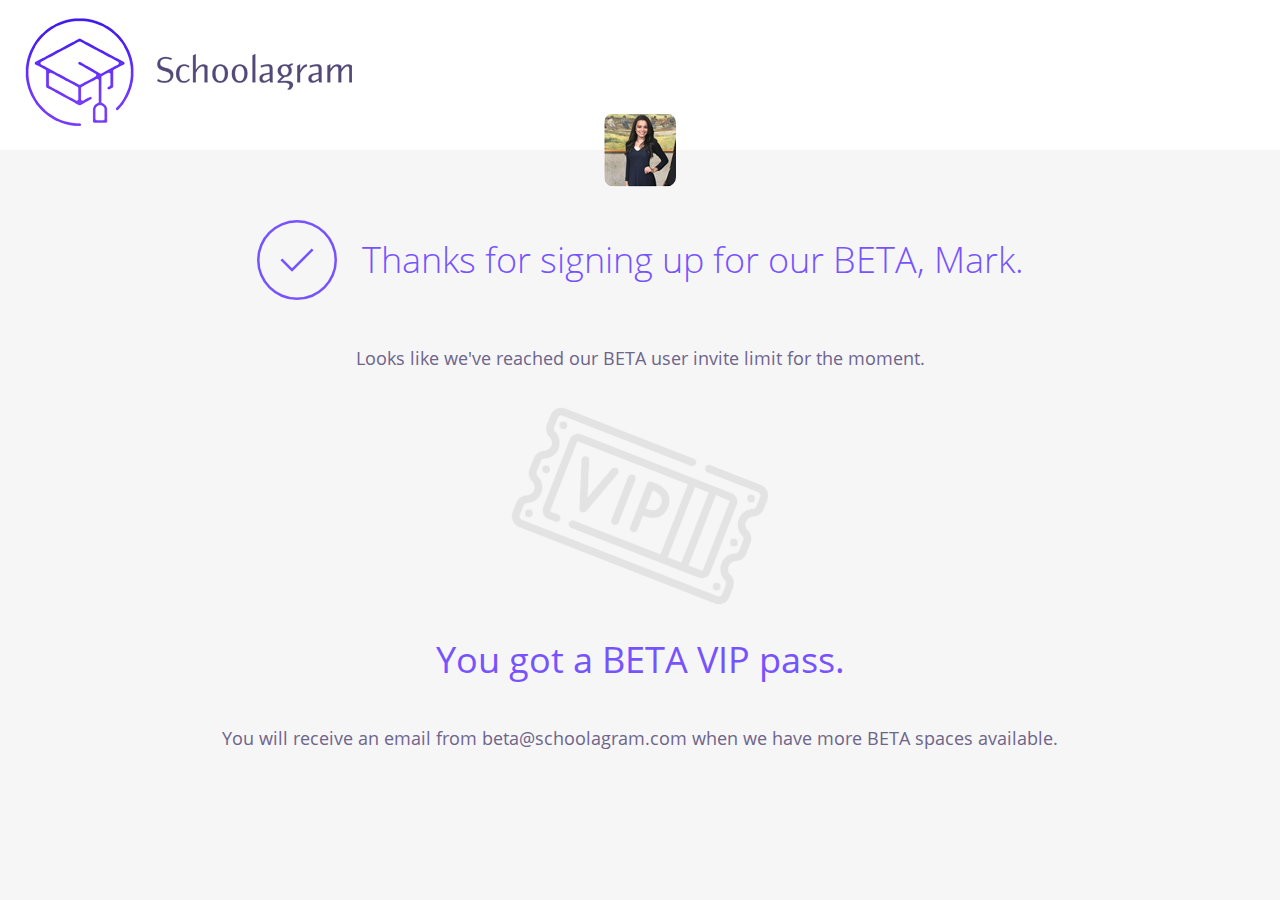
<file: schoolagram/app/thanks.html>
<!DOCTYPE html>
<html lang="en">
<head>
    <meta charset="utf-8">
    <meta name="viewport" content="width=device-width, initial-scale=1, shrink-to-fit=no">
    <title>Schoolagram</title>
    <link rel="stylesheet" href="styles.min.css">

</head>
<body>
<div class="page page-thanks">
    <div class="page-thanks-header">
        <div class="page-thanks-header-inner">
            <a href="#" class="main-logo">
                <img src="../img/main-logo-large.png" alt="logo" class="img-fluid">
            </a>
        </div>
    </div>
    <div class="page-thanks-inner">
        <img src="../img/personal-bar-photo.png" alt="personal-photo" class="img-fluid page-thanks-personal-photo wow bounceIn">
        <div class="container">
            <div class="row">
                <div class="col">
                    <div class="page-thanks-title-wrapper wow fadeIn" data-wow-delay="0.25s">
                        <i class="page-thanks-title-icon icon-sign"></i>
                        <h1 class="page-thanks-title page-thanks-title-light">Thanks for signing up for our BETA, Mark.</h1>
                    </div>
                    <p class="page-thanks-paragraph wow fadeIn" data-wow-delay="0.5s">Looks like we've reached our BETA user invite limit for the moment.</p>
                    <img src="../img/vip-photo.png" alt="vip-status-photo" class="img-fluid page-thanks-status-photo wow swing" data-wow-delay="0.75s">
                    <h1 class="page-thanks-title wow fadeIn" data-wow-delay="1s">You got a BETA VIP pass.</h1>
                    <p class="page-thanks-paragraph wow fadeIn" data-wow-delay="1.25s">You will receive an email from beta@schoolagram.com when we have more BETA spaces available.</p>
                </div>
            </div>
        </div>
    </div>
</div>
<!-- Start of StatCounter Code for Default Guide -->
<script type="text/javascript">
    var sc_project=11516420;
    var sc_invisible=1;
    var sc_security="f42c7182";
    var scJsHost = (("https:" == document.location.protocol) ?
        "https://secure." : "http://www.");
    document.write("<sc"+"ript type='text/javascript' src='" +
        scJsHost+
        "statcounter.com/counter/counter.js'></"+"script>");
</script>
<noscript><div class="statcounter"><a title="Web Analytics"
                                      href="http://statcounter.com/" target="_blank"><img
        class="statcounter"
        src="//c.statcounter.com/11516420/0/f42c7182/1/" alt="Web
Analytics"></a></div></noscript>
<!-- End of StatCounter Code for Default Guide -->
<script src="scripts.min.js"></script>

</body>
</html>
</file>
<file: agency/app/styles.min.css>
@charset "UTF-8";/*!
 * Bootstrap v4.0.0-beta (https://getbootstrap.com)
 * Copyright 2011-2017 The Bootstrap Authors
 * Copyright 2011-2017 Twitter, Inc.
 * Licensed under MIT (https://github.com/twbs/bootstrap/blob/master/LICENSE)
 */address,dl,ol,p,ul{margin-bottom:1rem}dd,h1,h2,h3,h4,h5,h6,label{margin-bottom:.5rem}address,legend{line-height:inherit}progress,sub,sup{vertical-align:baseline}button,hr,input{overflow:visible}pre,textarea{overflow:auto}.btn,.custom-control-indicator{-moz-user-select:none;-ms-user-select:none}.dropdown-menu,.nav,.navbar-nav{list-style:none}.fa-ul,ol,ul{list-style-type:none}.owl-carousel,.owl-carousel .owl-item,.section_feedback_carousel .owl-dots,html{-webkit-tap-highlight-color:transparent}@media print{blockquote,img,pre,tr{page-break-inside:avoid}*,::after,::before{text-shadow:none!important;box-shadow:none!important}a,a:visited{text-decoration:underline}abbr[title]::after{content:" (" attr(title) ")"}pre{white-space:pre-wrap!important}blockquote,pre{border:1px solid #999}thead{display:table-header-group}h2,h3,p{orphans:3;widows:3}h2,h3{page-break-after:avoid}.navbar{display:none}.badge{border:1px solid #000}.table{border-collapse:collapse!important}.table td,.table th{background-color:#fff!important}.table-bordered td,.table-bordered th{border:1px solid #ddd!important}}.custom-file-input.is-valid:focus,.custom-select.is-valid:focus,.form-control.is-valid:focus,.was-validated .custom-file-input:valid:focus,.was-validated .custom-select:valid:focus,.was-validated .form-control:valid:focus{box-shadow:0 0 0 .2rem rgba(40,167,69,.25)}article,aside,dialog,figcaption,figure,footer,header,hgroup,legend,main,nav,section{display:block}label,output{display:inline-block}html{box-sizing:border-box;font-family:sans-serif;line-height:1.15;-webkit-text-size-adjust:100%;-ms-text-size-adjust:100%;-ms-overflow-style:scrollbar}*,::after,::before{box-sizing:inherit}*,:after,:before{box-sizing:border-box}@-ms-viewport{width:device-width}body{font-family:-apple-system,BlinkMacSystemFont,"Segoe UI",Roboto,"Helvetica Neue",Arial,sans-serif;font-size:1rem;font-weight:400;line-height:1.5;color:#212529;background-color:#fff}[tabindex="-1"]:focus{outline:0!important}dl,h1,h2,h3,h4,h5,h6,ol,p,ul{margin-top:0}abbr[data-original-title],abbr[title]{-webkit-text-decoration:underline dotted;text-decoration:underline dotted;cursor:help;border-bottom:0}address{font-style:normal}ol ol,ol ul,ul ol,ul ul{margin-bottom:0}dt{font-weight:700}dd{margin-left:0}dfn{font-style:italic}b,strong{font-weight:bolder}small{font-size:80%}sub,sup{position:relative;font-size:75%;line-height:0}sub{bottom:-.25em}sup{top:-.5em}a{background-color:transparent;-webkit-text-decoration-skip:objects}a:hover{color:#0056b3}a:not([href]):not([tabindex]){color:inherit;text-decoration:none}a:not([href]):not([tabindex]):focus,a:not([href]):not([tabindex]):hover{color:inherit;text-decoration:none}a:not([href]):not([tabindex]):focus{outline:0}code,kbd,pre,samp{font-size:1em}figure{margin:0 0 1rem}img{vertical-align:middle;border-style:none}svg:not(:root){overflow:hidden}[role=button],a,area,button,input,label,select,summary,textarea{-ms-touch-action:manipulation;touch-action:manipulation}table{border-collapse:collapse}caption{padding-top:.75rem;padding-bottom:.75rem;color:#868e96;text-align:left;caption-side:bottom}button:focus{outline:dotted 1px;outline:-webkit-focus-ring-color auto 5px}button,input,optgroup,select,textarea{margin:0;font-family:inherit;font-size:inherit;line-height:inherit}button,select{text-transform:none}[type=reset],[type=submit],button,html [type=button]{-webkit-appearance:button}[type=button]::-moz-focus-inner,[type=reset]::-moz-focus-inner,[type=submit]::-moz-focus-inner,button::-moz-focus-inner{padding:0;border-style:none}input[type=checkbox],input[type=radio]{box-sizing:border-box;padding:0}input[type=date],input[type=datetime-local],input[type=month],input[type=time]{-webkit-appearance:listbox}textarea{resize:none}fieldset{min-width:0;padding:0;margin:0;border:0}legend{width:100%;max-width:100%;padding:0;margin-bottom:.5rem;font-size:1.5rem;color:inherit;white-space:normal}.badge,.btn,.dropdown-header,.dropdown-item,.input-group-btn,.navbar-brand{white-space:nowrap}[type=number]::-webkit-inner-spin-button,[type=number]::-webkit-outer-spin-button{height:auto}[type=search]{outline-offset:-2px;-webkit-appearance:none}[type=search]::-webkit-search-cancel-button,[type=search]::-webkit-search-decoration{-webkit-appearance:none}::-webkit-file-upload-button{font:inherit;-webkit-appearance:button}.display-1,.display-2,.display-3,.display-4{line-height:1.1}summary{display:list-item}template{display:none}[hidden]{display:none!important}.h1,.h2,.h3,.h4,.h5,.h6,h1,h2,h3,h4,h5,h6{margin-bottom:.5rem;font-family:inherit;font-weight:500;line-height:1.1;color:inherit}.blockquote,hr{margin-bottom:1rem}.display-1,.display-2,.display-3,.display-4,.lead{font-weight:300}.h1,h1{font-size:2.5rem}.h2,h2{font-size:2rem}.h3,h3{font-size:1.75rem}.h4,h4{font-size:1.5rem}.h5,h5{font-size:1.25rem}.h6,h6{font-size:1rem}.lead{font-size:1.25rem}.display-1{font-size:6rem}.display-2{font-size:5.5rem}.display-3{font-size:4.5rem}.display-4{font-size:3.5rem}hr{box-sizing:content-box;height:0;margin-top:1rem;border:0;border-top:1px solid rgba(0,0,0,.1)}.img-fluid,.img-thumbnail{max-width:100%;height:auto}.small,small{font-size:80%;font-weight:400}.mark,mark{padding:.2em;background-color:#fcf8e3}.list-inline,.list-unstyled{padding-left:0;list-style:none}.list-inline-item{display:inline-block}.list-inline-item:not(:last-child){margin-right:5px}.initialism{font-size:90%;text-transform:uppercase}.blockquote{font-size:1.25rem}.blockquote-footer{display:block;font-size:80%;color:#868e96}code,kbd{font-size:90%}.blockquote-footer::before{content:"\2014 \00A0"}.img-thumbnail{padding:.25rem;background-color:#fff;border:1px solid #ddd;border-radius:.25rem;transition:all .2s ease-in-out}.figure{display:inline-block}.figure-img{margin-bottom:.5rem;line-height:1}.table,pre{margin-bottom:1rem}.figure-caption{font-size:90%;color:#868e96}a>code,pre code{padding:0;color:inherit}code,kbd,pre,samp{font-family:Menlo,Monaco,Consolas,"Liberation Mono","Courier New",monospace}code{padding:.2rem .4rem;color:#bd4147;background-color:#f8f9fa;border-radius:.25rem}a>code{background-color:inherit}kbd{padding:.2rem .4rem;color:#fff;background-color:#212529;border-radius:.2rem}.table,pre code{background-color:transparent}kbd kbd{padding:0;font-size:100%;font-weight:700}.btn,.btn-link,.dropdown-item{font-weight:400}pre{display:block;margin-top:0;font-size:90%;color:#212529}.form-check-input,.form-text,.invalid-feedback{margin-top:.25rem}pre code{font-size:inherit;border-radius:0}.container,.container-fluid{margin-right:auto;margin-left:auto;padding-right:15px;padding-left:15px;width:100%}.pre-scrollable{max-height:340px;overflow-y:scroll}@media (min-width:576px){.container{max-width:540px}}@media (min-width:768px){.container{max-width:720px}}@media (min-width:992px){.container{max-width:960px}}@media (min-width:1200px){.container{max-width:1140px}}.row{display:-ms-flexbox;display:flex;-ms-flex-wrap:wrap;flex-wrap:wrap;margin-right:-15px;margin-left:-15px}.form-control,.form-control-file,.form-control-range,.form-text{display:block}.no-gutters{margin-right:0;margin-left:0}.no-gutters>.col,.no-gutters>[class*=col-]{padding-right:0;padding-left:0}.col,.col-1,.col-10,.col-11,.col-12,.col-2,.col-3,.col-4,.col-5,.col-6,.col-7,.col-8,.col-9,.col-auto,.col-lg,.col-lg-1,.col-lg-10,.col-lg-11,.col-lg-12,.col-lg-2,.col-lg-3,.col-lg-4,.col-lg-5,.col-lg-6,.col-lg-7,.col-lg-8,.col-lg-9,.col-lg-auto,.col-md,.col-md-1,.col-md-10,.col-md-11,.col-md-12,.col-md-2,.col-md-3,.col-md-4,.col-md-5,.col-md-6,.col-md-7,.col-md-8,.col-md-9,.col-md-auto,.col-sm,.col-sm-1,.col-sm-10,.col-sm-11,.col-sm-12,.col-sm-2,.col-sm-3,.col-sm-4,.col-sm-5,.col-sm-6,.col-sm-7,.col-sm-8,.col-sm-9,.col-sm-auto,.col-xl,.col-xl-1,.col-xl-10,.col-xl-11,.col-xl-12,.col-xl-2,.col-xl-3,.col-xl-4,.col-xl-5,.col-xl-6,.col-xl-7,.col-xl-8,.col-xl-9,.col-xl-auto{position:relative;width:100%;min-height:1px;padding-right:15px;padding-left:15px}.col{-ms-flex-preferred-size:0;flex-basis:0;-ms-flex-positive:1;flex-grow:1;max-width:100%}.col-auto{-ms-flex:0 0 auto;flex:0 0 auto;width:auto;max-width:none}.col-1{-ms-flex:0 0 8.333333%;flex:0 0 8.333333%;max-width:8.333333%}.col-2{-ms-flex:0 0 16.666667%;flex:0 0 16.666667%;max-width:16.666667%}.col-3{-ms-flex:0 0 25%;flex:0 0 25%;max-width:25%}.col-4{-ms-flex:0 0 33.333333%;flex:0 0 33.333333%;max-width:33.333333%}.col-5{-ms-flex:0 0 41.666667%;flex:0 0 41.666667%;max-width:41.666667%}.col-6{-ms-flex:0 0 50%;flex:0 0 50%;max-width:50%}.col-7{-ms-flex:0 0 58.333333%;flex:0 0 58.333333%;max-width:58.333333%}.col-8{-ms-flex:0 0 66.666667%;flex:0 0 66.666667%;max-width:66.666667%}.col-9{-ms-flex:0 0 75%;flex:0 0 75%;max-width:75%}.col-10{-ms-flex:0 0 83.333333%;flex:0 0 83.333333%;max-width:83.333333%}.col-11{-ms-flex:0 0 91.666667%;flex:0 0 91.666667%;max-width:91.666667%}.col-12{-ms-flex:0 0 100%;flex:0 0 100%;max-width:100%}.order-1{-ms-flex-order:1;order:1}.order-2{-ms-flex-order:2;order:2}.order-3{-ms-flex-order:3;order:3}.order-4{-ms-flex-order:4;order:4}.order-5{-ms-flex-order:5;order:5}.order-6{-ms-flex-order:6;order:6}.order-7{-ms-flex-order:7;order:7}.order-8{-ms-flex-order:8;order:8}.order-9{-ms-flex-order:9;order:9}.order-10{-ms-flex-order:10;order:10}.order-11{-ms-flex-order:11;order:11}.order-12{-ms-flex-order:12;order:12}@media (min-width:576px){.col-sm{-ms-flex-preferred-size:0;flex-basis:0;-ms-flex-positive:1;flex-grow:1;max-width:100%}.col-sm-auto{-ms-flex:0 0 auto;flex:0 0 auto;width:auto;max-width:none}.col-sm-1{-ms-flex:0 0 8.333333%;flex:0 0 8.333333%;max-width:8.333333%}.col-sm-2{-ms-flex:0 0 16.666667%;flex:0 0 16.666667%;max-width:16.666667%}.col-sm-3{-ms-flex:0 0 25%;flex:0 0 25%;max-width:25%}.col-sm-4{-ms-flex:0 0 33.333333%;flex:0 0 33.333333%;max-width:33.333333%}.col-sm-5{-ms-flex:0 0 41.666667%;flex:0 0 41.666667%;max-width:41.666667%}.col-sm-6{-ms-flex:0 0 50%;flex:0 0 50%;max-width:50%}.col-sm-7{-ms-flex:0 0 58.333333%;flex:0 0 58.333333%;max-width:58.333333%}.col-sm-8{-ms-flex:0 0 66.666667%;flex:0 0 66.666667%;max-width:66.666667%}.col-sm-9{-ms-flex:0 0 75%;flex:0 0 75%;max-width:75%}.col-sm-10{-ms-flex:0 0 83.333333%;flex:0 0 83.333333%;max-width:83.333333%}.col-sm-11{-ms-flex:0 0 91.666667%;flex:0 0 91.666667%;max-width:91.666667%}.col-sm-12{-ms-flex:0 0 100%;flex:0 0 100%;max-width:100%}.order-sm-1{-ms-flex-order:1;order:1}.order-sm-2{-ms-flex-order:2;order:2}.order-sm-3{-ms-flex-order:3;order:3}.order-sm-4{-ms-flex-order:4;order:4}.order-sm-5{-ms-flex-order:5;order:5}.order-sm-6{-ms-flex-order:6;order:6}.order-sm-7{-ms-flex-order:7;order:7}.order-sm-8{-ms-flex-order:8;order:8}.order-sm-9{-ms-flex-order:9;order:9}.order-sm-10{-ms-flex-order:10;order:10}.order-sm-11{-ms-flex-order:11;order:11}.order-sm-12{-ms-flex-order:12;order:12}}@media (min-width:768px){.col-md{-ms-flex-preferred-size:0;flex-basis:0;-ms-flex-positive:1;flex-grow:1;max-width:100%}.col-md-auto{-ms-flex:0 0 auto;flex:0 0 auto;width:auto;max-width:none}.col-md-1{-ms-flex:0 0 8.333333%;flex:0 0 8.333333%;max-width:8.333333%}.col-md-2{-ms-flex:0 0 16.666667%;flex:0 0 16.666667%;max-width:16.666667%}.col-md-3{-ms-flex:0 0 25%;flex:0 0 25%;max-width:25%}.col-md-4{-ms-flex:0 0 33.333333%;flex:0 0 33.333333%;max-width:33.333333%}.col-md-5{-ms-flex:0 0 41.666667%;flex:0 0 41.666667%;max-width:41.666667%}.col-md-6{-ms-flex:0 0 50%;flex:0 0 50%;max-width:50%}.col-md-7{-ms-flex:0 0 58.333333%;flex:0 0 58.333333%;max-width:58.333333%}.col-md-8{-ms-flex:0 0 66.666667%;flex:0 0 66.666667%;max-width:66.666667%}.col-md-9{-ms-flex:0 0 75%;flex:0 0 75%;max-width:75%}.col-md-10{-ms-flex:0 0 83.333333%;flex:0 0 83.333333%;max-width:83.333333%}.col-md-11{-ms-flex:0 0 91.666667%;flex:0 0 91.666667%;max-width:91.666667%}.col-md-12{-ms-flex:0 0 100%;flex:0 0 100%;max-width:100%}.order-md-1{-ms-flex-order:1;order:1}.order-md-2{-ms-flex-order:2;order:2}.order-md-3{-ms-flex-order:3;order:3}.order-md-4{-ms-flex-order:4;order:4}.order-md-5{-ms-flex-order:5;order:5}.order-md-6{-ms-flex-order:6;order:6}.order-md-7{-ms-flex-order:7;order:7}.order-md-8{-ms-flex-order:8;order:8}.order-md-9{-ms-flex-order:9;order:9}.order-md-10{-ms-flex-order:10;order:10}.order-md-11{-ms-flex-order:11;order:11}.order-md-12{-ms-flex-order:12;order:12}}@media (min-width:992px){.col-lg{-ms-flex-preferred-size:0;flex-basis:0;-ms-flex-positive:1;flex-grow:1;max-width:100%}.col-lg-auto{-ms-flex:0 0 auto;flex:0 0 auto;width:auto;max-width:none}.col-lg-1{-ms-flex:0 0 8.333333%;flex:0 0 8.333333%;max-width:8.333333%}.col-lg-2{-ms-flex:0 0 16.666667%;flex:0 0 16.666667%;max-width:16.666667%}.col-lg-3{-ms-flex:0 0 25%;flex:0 0 25%;max-width:25%}.col-lg-4{-ms-flex:0 0 33.333333%;flex:0 0 33.333333%;max-width:33.333333%}.col-lg-5{-ms-flex:0 0 41.666667%;flex:0 0 41.666667%;max-width:41.666667%}.col-lg-6{-ms-flex:0 0 50%;flex:0 0 50%;max-width:50%}.col-lg-7{-ms-flex:0 0 58.333333%;flex:0 0 58.333333%;max-width:58.333333%}.col-lg-8{-ms-flex:0 0 66.666667%;flex:0 0 66.666667%;max-width:66.666667%}.col-lg-9{-ms-flex:0 0 75%;flex:0 0 75%;max-width:75%}.col-lg-10{-ms-flex:0 0 83.333333%;flex:0 0 83.333333%;max-width:83.333333%}.col-lg-11{-ms-flex:0 0 91.666667%;flex:0 0 91.666667%;max-width:91.666667%}.col-lg-12{-ms-flex:0 0 100%;flex:0 0 100%;max-width:100%}.order-lg-1{-ms-flex-order:1;order:1}.order-lg-2{-ms-flex-order:2;order:2}.order-lg-3{-ms-flex-order:3;order:3}.order-lg-4{-ms-flex-order:4;order:4}.order-lg-5{-ms-flex-order:5;order:5}.order-lg-6{-ms-flex-order:6;order:6}.order-lg-7{-ms-flex-order:7;order:7}.order-lg-8{-ms-flex-order:8;order:8}.order-lg-9{-ms-flex-order:9;order:9}.order-lg-10{-ms-flex-order:10;order:10}.order-lg-11{-ms-flex-order:11;order:11}.order-lg-12{-ms-flex-order:12;order:12}}@media (min-width:1200px){.col-xl{-ms-flex-preferred-size:0;flex-basis:0;-ms-flex-positive:1;flex-grow:1;max-width:100%}.col-xl-auto{-ms-flex:0 0 auto;flex:0 0 auto;width:auto;max-width:none}.col-xl-1{-ms-flex:0 0 8.333333%;flex:0 0 8.333333%;max-width:8.333333%}.col-xl-2{-ms-flex:0 0 16.666667%;flex:0 0 16.666667%;max-width:16.666667%}.col-xl-3{-ms-flex:0 0 25%;flex:0 0 25%;max-width:25%}.col-xl-4{-ms-flex:0 0 33.333333%;flex:0 0 33.333333%;max-width:33.333333%}.col-xl-5{-ms-flex:0 0 41.666667%;flex:0 0 41.666667%;max-width:41.666667%}.col-xl-6{-ms-flex:0 0 50%;flex:0 0 50%;max-width:50%}.col-xl-7{-ms-flex:0 0 58.333333%;flex:0 0 58.333333%;max-width:58.333333%}.col-xl-8{-ms-flex:0 0 66.666667%;flex:0 0 66.666667%;max-width:66.666667%}.col-xl-9{-ms-flex:0 0 75%;flex:0 0 75%;max-width:75%}.col-xl-10{-ms-flex:0 0 83.333333%;flex:0 0 83.333333%;max-width:83.333333%}.col-xl-11{-ms-flex:0 0 91.666667%;flex:0 0 91.666667%;max-width:91.666667%}.col-xl-12{-ms-flex:0 0 100%;flex:0 0 100%;max-width:100%}.order-xl-1{-ms-flex-order:1;order:1}.order-xl-2{-ms-flex-order:2;order:2}.order-xl-3{-ms-flex-order:3;order:3}.order-xl-4{-ms-flex-order:4;order:4}.order-xl-5{-ms-flex-order:5;order:5}.order-xl-6{-ms-flex-order:6;order:6}.order-xl-7{-ms-flex-order:7;order:7}.order-xl-8{-ms-flex-order:8;order:8}.order-xl-9{-ms-flex-order:9;order:9}.order-xl-10{-ms-flex-order:10;order:10}.order-xl-11{-ms-flex-order:11;order:11}.order-xl-12{-ms-flex-order:12;order:12}}.table{width:100%;max-width:100%}.table td,.table th{padding:.75rem;vertical-align:top;border-top:1px solid #e9ecef}.table thead th{vertical-align:bottom;border-bottom:2px solid #e9ecef}.table tbody+tbody{border-top:2px solid #e9ecef}.table .table{background-color:#fff}.table-sm td,.table-sm th{padding:.3rem}.table-bordered,.table-bordered td,.table-bordered th{border:1px solid #e9ecef}.table-bordered thead td,.table-bordered thead th{border-bottom-width:2px}.table-striped tbody tr:nth-of-type(odd){background-color:rgba(0,0,0,.05)}.table-hover tbody tr:hover{background-color:rgba(0,0,0,.075)}.table-primary,.table-primary>td,.table-primary>th{background-color:#b8daff}.table-hover .table-primary:hover,.table-hover .table-primary:hover>td,.table-hover .table-primary:hover>th{background-color:#9fcdff}.table-secondary,.table-secondary>td,.table-secondary>th{background-color:#dddfe2}.table-hover .table-secondary:hover,.table-hover .table-secondary:hover>td,.table-hover .table-secondary:hover>th{background-color:#cfd2d6}.table-success,.table-success>td,.table-success>th{background-color:#c3e6cb}.table-hover .table-success:hover,.table-hover .table-success:hover>td,.table-hover .table-success:hover>th{background-color:#b1dfbb}.table-info,.table-info>td,.table-info>th{background-color:#bee5eb}.table-hover .table-info:hover,.table-hover .table-info:hover>td,.table-hover .table-info:hover>th{background-color:#abdde5}.table-warning,.table-warning>td,.table-warning>th{background-color:#ffeeba}.table-hover .table-warning:hover,.table-hover .table-warning:hover>td,.table-hover .table-warning:hover>th{background-color:#ffe8a1}.table-danger,.table-danger>td,.table-danger>th{background-color:#f5c6cb}.table-hover .table-danger:hover,.table-hover .table-danger:hover>td,.table-hover .table-danger:hover>th{background-color:#f1b0b7}.table-light,.table-light>td,.table-light>th{background-color:#fdfdfe}.table-hover .table-light:hover,.table-hover .table-light:hover>td,.table-hover .table-light:hover>th{background-color:#ececf6}.table-dark,.table-dark>td,.table-dark>th{background-color:#c6c8ca}.table-hover .table-dark:hover,.table-hover .table-dark:hover>td,.table-hover .table-dark:hover>th{background-color:#b9bbbe}.table-active,.table-active>td,.table-active>th,.table-hover .table-active:hover,.table-hover .table-active:hover>td,.table-hover .table-active:hover>th{background-color:rgba(0,0,0,.075)}.thead-inverse th{color:#fff;background-color:#212529}.thead-default th{color:#495057;background-color:#e9ecef}.table-inverse{color:#fff;background-color:#212529}.table-inverse td,.table-inverse th,.table-inverse thead th{border-color:#32383e}.table-inverse.table-bordered{border:0}.table-inverse.table-striped tbody tr:nth-of-type(odd){background-color:rgba(255,255,255,.05)}.table-inverse.table-hover tbody tr:hover{background-color:rgba(255,255,255,.075)}@media (max-width:991px){.table-responsive{display:block;width:100%;overflow-x:auto;-ms-overflow-style:-ms-autohiding-scrollbar}.table-responsive.table-bordered{border:0}}.collapsing,.modal,.modal-open,.progress{overflow:hidden}.form-control{width:100%;padding:.5rem .75rem;font-size:1rem;line-height:1.25;color:#495057;background-color:#fff;background-image:none;background-clip:padding-box;border:1px solid rgba(0,0,0,.15);border-radius:.25rem;transition:border-color ease-in-out .15s,box-shadow ease-in-out .15s}.col-form-label,.col-form-label-lg{padding-top:calc(.5rem - 1px * 2);padding-bottom:calc(.5rem - 1px * 2)}.form-control::-ms-expand{background-color:transparent;border:0}.form-control:focus{color:#495057;background-color:#fff;border-color:#80bdff;outline:0}.form-control::-webkit-input-placeholder{color:#868e96;opacity:1}.form-control:-ms-input-placeholder{color:#868e96;opacity:1}.form-control::placeholder{color:#868e96;opacity:1}.form-control:disabled,.form-control[readonly]{background-color:#e9ecef;opacity:1}select.form-control:not([size]):not([multiple]){height:calc(2.25rem + 2px)}select.form-control:focus::-ms-value{color:#495057;background-color:#fff}.col-form-label{margin-bottom:0}.col-form-label-lg{font-size:1.25rem}.col-form-label-sm{padding-top:calc(.25rem - 1px * 2);padding-bottom:calc(.25rem - 1px * 2);font-size:.875rem}.col-form-legend,.form-control-plaintext{padding-top:.5rem;padding-bottom:.5rem;margin-bottom:0}.col-form-legend{font-size:1rem}.form-control-plaintext{line-height:1.25;border:solid transparent;border-width:1px 0}.custom-file-input.is-valid~.custom-file-control,.custom-select.is-valid,.form-control.is-valid,.was-validated .custom-file-input:valid~.custom-file-control,.was-validated .custom-select:valid,.was-validated .form-control:valid{border-color:#28a745}.form-control-plaintext.form-control-lg,.form-control-plaintext.form-control-sm,.input-group-lg>.form-control-plaintext.form-control,.input-group-lg>.form-control-plaintext.input-group-addon,.input-group-lg>.input-group-btn>.form-control-plaintext.btn,.input-group-sm>.form-control-plaintext.form-control,.input-group-sm>.form-control-plaintext.input-group-addon,.input-group-sm>.input-group-btn>.form-control-plaintext.btn{padding-right:0;padding-left:0}.form-control-sm,.input-group-sm>.form-control,.input-group-sm>.input-group-addon,.input-group-sm>.input-group-btn>.btn{padding:.25rem .5rem;font-size:.875rem;line-height:1.5;border-radius:.2rem}.input-group-sm>.input-group-btn>select.btn:not([size]):not([multiple]),.input-group-sm>select.form-control:not([size]):not([multiple]),.input-group-sm>select.input-group-addon:not([size]):not([multiple]),select.form-control-sm:not([size]):not([multiple]){height:calc(1.8125rem + 2px)}.form-control-lg,.input-group-lg>.form-control,.input-group-lg>.input-group-addon,.input-group-lg>.input-group-btn>.btn{padding:.5rem 1rem;font-size:1.25rem;line-height:1.5;border-radius:.3rem}.input-group-lg>.input-group-btn>select.btn:not([size]):not([multiple]),.input-group-lg>select.form-control:not([size]):not([multiple]),.input-group-lg>select.input-group-addon:not([size]):not([multiple]),select.form-control-lg:not([size]):not([multiple]){height:calc(2.3125rem + 2px)}.form-group{margin-bottom:1rem}.form-row{display:-ms-flexbox;display:flex;-ms-flex-wrap:wrap;flex-wrap:wrap;margin-right:-5px;margin-left:-5px}.form-row>.col,.form-row>[class*=col-]{padding-right:5px;padding-left:5px}.form-check{position:relative;display:block;margin-bottom:.5rem}.form-check.disabled .form-check-label{color:#868e96}.form-check-label{padding-left:1.25rem;margin-bottom:0}.form-check-input{position:absolute;margin-left:-1.25rem}.form-check-input:only-child{position:static}.form-check-inline{display:inline-block}.form-check-inline .form-check-label{vertical-align:middle}.form-check-inline+.form-check-inline{margin-left:.75rem}.invalid-feedback{display:none;font-size:.875rem;color:#dc3545}.invalid-tooltip{position:absolute;top:100%;z-index:5;display:none;width:250px;padding:.5rem;margin-top:.1rem;font-size:.875rem;line-height:1;color:#fff;background-color:rgba(220,53,69,.8);border-radius:.2rem}.custom-select.is-invalid~.invalid-feedback,.custom-select.is-invalid~.invalid-tooltip,.custom-select.is-valid~.invalid-feedback,.custom-select.is-valid~.invalid-tooltip,.form-control.is-invalid~.invalid-feedback,.form-control.is-invalid~.invalid-tooltip,.form-control.is-valid~.invalid-feedback,.form-control.is-valid~.invalid-tooltip,.was-validated .custom-select:invalid~.invalid-feedback,.was-validated .custom-select:invalid~.invalid-tooltip,.was-validated .custom-select:valid~.invalid-feedback,.was-validated .custom-select:valid~.invalid-tooltip,.was-validated .form-control:invalid~.invalid-feedback,.was-validated .form-control:invalid~.invalid-tooltip,.was-validated .form-control:valid~.invalid-feedback,.was-validated .form-control:valid~.invalid-tooltip{display:block}.custom-control-input.is-valid~.custom-control-description,.form-check-input.is-valid+.form-check-label,.was-validated .custom-control-input:valid~.custom-control-description,.was-validated .form-check-input:valid+.form-check-label{color:#28a745}.custom-control-input.is-valid~.custom-control-indicator,.was-validated .custom-control-input:valid~.custom-control-indicator{background-color:rgba(40,167,69,.25)}.custom-control-input.is-invalid~.custom-control-description,.form-check-input.is-invalid+.form-check-label,.was-validated .custom-control-input:invalid~.custom-control-description,.was-validated .form-check-input:invalid+.form-check-label{color:#dc3545}.custom-file-input.is-valid~.custom-file-control::before,.was-validated .custom-file-input:valid~.custom-file-control::before{border-color:inherit}.custom-file-input.is-invalid~.custom-file-control,.custom-select.is-invalid,.form-control.is-invalid,.was-validated .custom-file-input:invalid~.custom-file-control,.was-validated .custom-select:invalid,.was-validated .form-control:invalid{border-color:#dc3545}.custom-file-input.is-invalid:focus,.custom-select.is-invalid:focus,.form-control.is-invalid:focus,.was-validated .custom-file-input:invalid:focus,.was-validated .custom-select:invalid:focus,.was-validated .form-control:invalid:focus{box-shadow:0 0 0 .2rem rgba(220,53,69,.25)}.custom-control-input.is-invalid~.custom-control-indicator,.was-validated .custom-control-input:invalid~.custom-control-indicator{background-color:rgba(220,53,69,.25)}.custom-file-input.is-invalid~.custom-file-control::before,.was-validated .custom-file-input:invalid~.custom-file-control::before{border-color:inherit}.form-inline{display:-ms-flexbox;display:flex;-ms-flex-flow:row wrap;flex-flow:row wrap;-ms-flex-align:center;align-items:center}.form-inline .form-check{width:100%}@media (min-width:576px){.form-inline label{display:-ms-flexbox;display:flex;-ms-flex-align:center;align-items:center;-ms-flex-pack:center;justify-content:center;margin-bottom:0}.form-inline .form-group{display:-ms-flexbox;display:flex;-ms-flex:0 0 auto;flex:0 0 auto;-ms-flex-flow:row wrap;flex-flow:row wrap;-ms-flex-align:center;align-items:center;margin-bottom:0}.form-inline .form-control{display:inline-block;width:auto;vertical-align:middle}.form-inline .form-control-plaintext{display:inline-block}.form-inline .input-group{width:auto}.form-inline .form-control-label{margin-bottom:0;vertical-align:middle}.form-inline .form-check{display:-ms-flexbox;display:flex;-ms-flex-align:center;align-items:center;-ms-flex-pack:center;justify-content:center;width:auto;margin-top:0;margin-bottom:0}.form-inline .form-check-label{padding-left:0}.form-inline .form-check-input{position:relative;margin-top:0;margin-right:.25rem;margin-left:0}.form-inline .custom-control{display:-ms-flexbox;display:flex;-ms-flex-align:center;align-items:center;-ms-flex-pack:center;justify-content:center;padding-left:0}.form-inline .custom-control-indicator{position:static;display:inline-block;margin-right:.25rem;vertical-align:text-bottom}.form-inline .has-feedback .form-control-feedback{top:0}}.btn-block,input[type=button].btn-block,input[type=reset].btn-block,input[type=submit].btn-block{width:100%}.collapsing,.dropdown,.dropup{position:relative}.btn{display:inline-block;text-align:center;vertical-align:middle;-webkit-user-select:none;user-select:none;border:1px solid transparent;padding:.5rem .75rem;font-size:1rem;line-height:1.25;border-radius:.25rem;transition:all .15s ease-in-out}.btn:focus,.btn:hover{text-decoration:none}.btn.focus,.btn:focus{outline:0;box-shadow:0 0 0 3px rgba(0,123,255,.25)}.btn.disabled,.btn:disabled{opacity:.65}.btn.active,.btn:active{background-image:none}a.btn.disabled,fieldset[disabled] a.btn{pointer-events:none}.btn-primary{color:#fff;background-color:#007bff;border-color:#007bff}.btn-primary:hover{color:#fff;background-color:#0069d9;border-color:#0062cc}.btn-primary.focus,.btn-primary:focus{box-shadow:0 0 0 3px rgba(0,123,255,.5)}.btn-primary.disabled,.btn-primary:disabled{background-color:#007bff;border-color:#007bff}.btn-primary.active,.btn-primary:active,.show>.btn-primary.dropdown-toggle{background-color:#0069d9;background-image:none;border-color:#0062cc}.btn-secondary{color:#fff;background-color:#868e96;border-color:#868e96}.btn-secondary:hover{color:#fff;background-color:#727b84;border-color:#6c757d}.btn-secondary.focus,.btn-secondary:focus{box-shadow:0 0 0 3px rgba(134,142,150,.5)}.btn-secondary.disabled,.btn-secondary:disabled{background-color:#868e96;border-color:#868e96}.btn-secondary.active,.btn-secondary:active,.show>.btn-secondary.dropdown-toggle{background-color:#727b84;background-image:none;border-color:#6c757d}.btn-success{color:#fff;background-color:#28a745;border-color:#28a745}.btn-success:hover{color:#fff;background-color:#218838;border-color:#1e7e34}.btn-success.focus,.btn-success:focus{box-shadow:0 0 0 3px rgba(40,167,69,.5)}.btn-success.disabled,.btn-success:disabled{background-color:#28a745;border-color:#28a745}.btn-success.active,.btn-success:active,.show>.btn-success.dropdown-toggle{background-color:#218838;background-image:none;border-color:#1e7e34}.btn-info{color:#fff;background-color:#17a2b8;border-color:#17a2b8}.btn-info:hover{color:#fff;background-color:#138496;border-color:#117a8b}.btn-info.focus,.btn-info:focus{box-shadow:0 0 0 3px rgba(23,162,184,.5)}.btn-info.disabled,.btn-info:disabled{background-color:#17a2b8;border-color:#17a2b8}.btn-info.active,.btn-info:active,.show>.btn-info.dropdown-toggle{background-color:#138496;background-image:none;border-color:#117a8b}.btn-warning{color:#111;background-color:#ffc107;border-color:#ffc107}.btn-warning:hover{color:#111;background-color:#e0a800;border-color:#d39e00}.btn-warning.focus,.btn-warning:focus{box-shadow:0 0 0 3px rgba(255,193,7,.5)}.btn-warning.disabled,.btn-warning:disabled{background-color:#ffc107;border-color:#ffc107}.btn-warning.active,.btn-warning:active,.show>.btn-warning.dropdown-toggle{background-color:#e0a800;background-image:none;border-color:#d39e00}.btn-danger{color:#fff;background-color:#dc3545;border-color:#dc3545}.btn-danger:hover{color:#fff;background-color:#c82333;border-color:#bd2130}.btn-danger.focus,.btn-danger:focus{box-shadow:0 0 0 3px rgba(220,53,69,.5)}.btn-danger.disabled,.btn-danger:disabled{background-color:#dc3545;border-color:#dc3545}.btn-danger.active,.btn-danger:active,.show>.btn-danger.dropdown-toggle{background-color:#c82333;background-image:none;border-color:#bd2130}.btn-light{color:#111;background-color:#f8f9fa;border-color:#f8f9fa}.btn-light:hover{color:#111;background-color:#e2e6ea;border-color:#dae0e5}.btn-light.focus,.btn-light:focus{box-shadow:0 0 0 3px rgba(248,249,250,.5)}.btn-light.disabled,.btn-light:disabled{background-color:#f8f9fa;border-color:#f8f9fa}.btn-light.active,.btn-light:active,.show>.btn-light.dropdown-toggle{background-color:#e2e6ea;background-image:none;border-color:#dae0e5}.btn-dark{color:#fff;background-color:#343a40;border-color:#343a40}.btn-dark:hover{color:#fff;background-color:#23272b;border-color:#1d2124}.btn-dark.focus,.btn-dark:focus{box-shadow:0 0 0 3px rgba(52,58,64,.5)}.btn-dark.disabled,.btn-dark:disabled{background-color:#343a40;border-color:#343a40}.btn-dark.active,.btn-dark:active,.show>.btn-dark.dropdown-toggle{background-color:#23272b;background-image:none;border-color:#1d2124}.btn-outline-primary{color:#007bff;background-color:transparent;background-image:none;border-color:#007bff}.btn-outline-primary:hover{color:#fff;background-color:#007bff;border-color:#007bff}.btn-outline-primary.focus,.btn-outline-primary:focus{box-shadow:0 0 0 3px rgba(0,123,255,.5)}.btn-outline-primary.disabled,.btn-outline-primary:disabled{color:#007bff;background-color:transparent}.btn-outline-primary.active,.btn-outline-primary:active,.show>.btn-outline-primary.dropdown-toggle{color:#fff;background-color:#007bff;border-color:#007bff}.btn-outline-secondary{color:#868e96;background-color:transparent;background-image:none;border-color:#868e96}.btn-outline-secondary:hover{color:#fff;background-color:#868e96;border-color:#868e96}.btn-outline-secondary.focus,.btn-outline-secondary:focus{box-shadow:0 0 0 3px rgba(134,142,150,.5)}.btn-outline-secondary.disabled,.btn-outline-secondary:disabled{color:#868e96;background-color:transparent}.btn-outline-secondary.active,.btn-outline-secondary:active,.show>.btn-outline-secondary.dropdown-toggle{color:#fff;background-color:#868e96;border-color:#868e96}.btn-outline-success{color:#28a745;background-color:transparent;background-image:none;border-color:#28a745}.btn-outline-success:hover{color:#fff;background-color:#28a745;border-color:#28a745}.btn-outline-success.focus,.btn-outline-success:focus{box-shadow:0 0 0 3px rgba(40,167,69,.5)}.btn-outline-success.disabled,.btn-outline-success:disabled{color:#28a745;background-color:transparent}.btn-outline-success.active,.btn-outline-success:active,.show>.btn-outline-success.dropdown-toggle{color:#fff;background-color:#28a745;border-color:#28a745}.btn-outline-info{color:#17a2b8;background-color:transparent;background-image:none;border-color:#17a2b8}.btn-outline-info:hover{color:#fff;background-color:#17a2b8;border-color:#17a2b8}.btn-outline-info.focus,.btn-outline-info:focus{box-shadow:0 0 0 3px rgba(23,162,184,.5)}.btn-outline-info.disabled,.btn-outline-info:disabled{color:#17a2b8;background-color:transparent}.btn-outline-info.active,.btn-outline-info:active,.show>.btn-outline-info.dropdown-toggle{color:#fff;background-color:#17a2b8;border-color:#17a2b8}.btn-outline-warning{color:#ffc107;background-color:transparent;background-image:none;border-color:#ffc107}.btn-outline-warning:hover{color:#fff;background-color:#ffc107;border-color:#ffc107}.btn-outline-warning.focus,.btn-outline-warning:focus{box-shadow:0 0 0 3px rgba(255,193,7,.5)}.btn-outline-warning.disabled,.btn-outline-warning:disabled{color:#ffc107;background-color:transparent}.btn-outline-warning.active,.btn-outline-warning:active,.show>.btn-outline-warning.dropdown-toggle{color:#fff;background-color:#ffc107;border-color:#ffc107}.btn-outline-danger{color:#dc3545;background-color:transparent;background-image:none;border-color:#dc3545}.btn-outline-danger:hover{color:#fff;background-color:#dc3545;border-color:#dc3545}.btn-outline-danger.focus,.btn-outline-danger:focus{box-shadow:0 0 0 3px rgba(220,53,69,.5)}.btn-outline-danger.disabled,.btn-outline-danger:disabled{color:#dc3545;background-color:transparent}.btn-outline-danger.active,.btn-outline-danger:active,.show>.btn-outline-danger.dropdown-toggle{color:#fff;background-color:#dc3545;border-color:#dc3545}.btn-outline-light{color:#f8f9fa;background-color:transparent;background-image:none;border-color:#f8f9fa}.btn-outline-light:hover{color:#fff;background-color:#f8f9fa;border-color:#f8f9fa}.btn-outline-light.focus,.btn-outline-light:focus{box-shadow:0 0 0 3px rgba(248,249,250,.5)}.btn-outline-light.disabled,.btn-outline-light:disabled{color:#f8f9fa;background-color:transparent}.btn-outline-light.active,.btn-outline-light:active,.show>.btn-outline-light.dropdown-toggle{color:#fff;background-color:#f8f9fa;border-color:#f8f9fa}.btn-outline-dark{color:#343a40;background-color:transparent;background-image:none;border-color:#343a40}.btn-outline-dark:hover{color:#fff;background-color:#343a40;border-color:#343a40}.btn-outline-dark.focus,.btn-outline-dark:focus{box-shadow:0 0 0 3px rgba(52,58,64,.5)}.btn-outline-dark.disabled,.btn-outline-dark:disabled{color:#343a40;background-color:transparent}.btn-outline-dark.active,.btn-outline-dark:active,.show>.btn-outline-dark.dropdown-toggle{color:#fff;background-color:#343a40;border-color:#343a40}.btn-link{color:#007bff;border-radius:0}.btn-link,.btn-link.active,.btn-link:active,.btn-link:disabled{background-color:transparent}.btn-link,.btn-link:active,.btn-link:focus{border-color:transparent;box-shadow:none}.btn-link:hover{border-color:transparent}.btn-link:focus,.btn-link:hover{color:#0056b3;text-decoration:underline;background-color:transparent}.btn-link:disabled{color:#868e96}.btn-link:disabled:focus,.btn-link:disabled:hover{text-decoration:none}.btn-group-lg>.btn,.btn-lg{padding:.5rem 1rem;font-size:1.25rem;line-height:1.5;border-radius:.3rem}.btn-group-sm>.btn,.btn-sm{padding:.25rem .5rem;font-size:.875rem;line-height:1.5;border-radius:.2rem}.btn-block{display:block}.btn-block+.btn-block{margin-top:.5rem}.fade{opacity:0;transition:opacity .15s linear}.fade.show{opacity:1}.collapse{display:none}.collapse.show{display:block}tr.collapse.show{display:table-row}tbody.collapse.show{display:table-row-group}.collapsing{height:0;transition:height .35s ease}.dropdown-toggle::after{display:inline-block;width:0;height:0;margin-left:.255em;vertical-align:.255em;content:"";border-top:.3em solid;border-right:.3em solid transparent;border-left:.3em solid transparent}.dropdown-toggle:empty::after{margin-left:0}.dropup .dropdown-menu{margin-top:0;margin-bottom:.125rem}.dropup .dropdown-toggle::after{border-top:0;border-bottom:.3em solid}.dropdown-menu{position:absolute;top:100%;left:0;z-index:1000;display:none;float:left;min-width:10rem;padding:.5rem 0;margin:.125rem 0 0;font-size:1rem;color:#212529;text-align:left;background-color:#fff;background-clip:padding-box;border:1px solid rgba(0,0,0,.15);border-radius:.25rem}.dropdown-divider{height:0;margin:.5rem 0;overflow:hidden;border-top:1px solid #e9ecef}.dropdown-item{display:block;width:100%;padding:.25rem 1.5rem;clear:both;color:#212529;text-align:inherit;background:0 0;border:0}.dropdown-item:focus,.dropdown-item:hover{color:#16181b;text-decoration:none;background-color:#f8f9fa}.dropdown-item.active,.dropdown-item:active{color:#fff;text-decoration:none;background-color:#007bff}.dropdown-item.disabled,.dropdown-item:disabled{color:#868e96;background-color:transparent}.show>a{outline:0}.dropdown-menu.show{display:block}.dropdown-header{display:block;padding:.5rem 1.5rem;margin-bottom:0;font-size:.875rem;color:#868e96}.btn-group,.btn-group-vertical{position:relative;display:-ms-inline-flexbox;display:inline-flex;vertical-align:middle}.btn-group-vertical>.btn,.btn-group>.btn{position:relative;-ms-flex:0 1 auto;flex:0 1 auto;margin-bottom:0}.btn-group-vertical>.btn.active,.btn-group-vertical>.btn:active,.btn-group-vertical>.btn:focus,.btn-group-vertical>.btn:hover,.btn-group>.btn.active,.btn-group>.btn:active,.btn-group>.btn:focus,.btn-group>.btn:hover{z-index:2}.btn-group .btn+.btn,.btn-group .btn+.btn-group,.btn-group .btn-group+.btn,.btn-group .btn-group+.btn-group,.btn-group-vertical .btn+.btn,.btn-group-vertical .btn+.btn-group,.btn-group-vertical .btn-group+.btn,.btn-group-vertical .btn-group+.btn-group{margin-left:-1px}.btn+.dropdown-toggle-split::after,.btn-group>.btn:first-child{margin-left:0}.btn-toolbar{display:-ms-flexbox;display:flex;-ms-flex-wrap:wrap;flex-wrap:wrap;-ms-flex-pack:start;justify-content:flex-start}.btn-toolbar .input-group{width:auto}.btn-group>.btn:not(:first-child):not(:last-child):not(.dropdown-toggle){border-radius:0}.btn-group>.btn:first-child:not(:last-child):not(.dropdown-toggle){border-top-right-radius:0;border-bottom-right-radius:0}.btn-group>.btn:last-child:not(:first-child),.btn-group>.dropdown-toggle:not(:first-child){border-top-left-radius:0;border-bottom-left-radius:0}.btn-group>.btn-group{float:left}.btn-group>.btn-group:not(:first-child):not(:last-child)>.btn{border-radius:0}.btn-group>.btn-group:first-child:not(:last-child)>.btn:last-child,.btn-group>.btn-group:first-child:not(:last-child)>.dropdown-toggle{border-top-right-radius:0;border-bottom-right-radius:0}.btn-group>.btn-group:last-child:not(:first-child)>.btn:first-child{border-top-left-radius:0;border-bottom-left-radius:0}.btn+.dropdown-toggle-split{padding-right:.5625rem;padding-left:.5625rem}.btn-group-sm>.btn+.dropdown-toggle-split,.btn-sm+.dropdown-toggle-split{padding-right:.375rem;padding-left:.375rem}.btn-group-lg>.btn+.dropdown-toggle-split,.btn-lg+.dropdown-toggle-split{padding-right:.75rem;padding-left:.75rem}.btn-group-vertical{display:-ms-inline-flexbox;display:inline-flex;-ms-flex-direction:column;flex-direction:column;-ms-flex-align:start;align-items:flex-start;-ms-flex-pack:center;justify-content:center}.btn-group-vertical .btn,.btn-group-vertical .btn-group{width:100%}.btn-group-vertical>.btn+.btn,.btn-group-vertical>.btn+.btn-group,.btn-group-vertical>.btn-group+.btn,.btn-group-vertical>.btn-group+.btn-group{margin-top:-1px;margin-left:0}.btn-group-vertical>.btn:not(:first-child):not(:last-child){border-radius:0}.btn-group-vertical>.btn:first-child:not(:last-child){border-bottom-right-radius:0;border-bottom-left-radius:0}.btn-group-vertical>.btn:last-child:not(:first-child){border-top-left-radius:0;border-top-right-radius:0}.btn-group-vertical>.btn-group:not(:first-child):not(:last-child)>.btn{border-radius:0}.btn-group-vertical>.btn-group:first-child:not(:last-child)>.btn:last-child,.btn-group-vertical>.btn-group:first-child:not(:last-child)>.dropdown-toggle{border-bottom-right-radius:0;border-bottom-left-radius:0}.btn-group-vertical>.btn-group:last-child:not(:first-child)>.btn:first-child{border-top-left-radius:0;border-top-right-radius:0}[data-toggle=buttons]>.btn input[type=checkbox],[data-toggle=buttons]>.btn input[type=radio],[data-toggle=buttons]>.btn-group>.btn input[type=checkbox],[data-toggle=buttons]>.btn-group>.btn input[type=radio]{position:absolute;clip:rect(0,0,0,0);pointer-events:none}.custom-control,.input-group,.input-group-btn,.input-group-btn>.btn{position:relative}.input-group{display:-ms-flexbox;display:flex;width:100%}.input-group .form-control{position:relative;z-index:2;-ms-flex:1 1 auto;flex:1 1 auto;width:1%;margin-bottom:0}.input-group .form-control:active,.input-group .form-control:focus,.input-group .form-control:hover,.input-group-btn>.btn:active,.input-group-btn>.btn:focus,.input-group-btn>.btn:hover{z-index:3}.input-group .form-control,.input-group-addon,.input-group-btn{display:-ms-flexbox;display:flex;-ms-flex-align:center;align-items:center}.input-group .form-control:not(:first-child):not(:last-child),.input-group-addon:not(:first-child):not(:last-child),.input-group-btn:not(:first-child):not(:last-child){border-radius:0}.input-group-addon,.input-group-btn{white-space:nowrap;vertical-align:middle}.input-group-addon{padding:.5rem .75rem;margin-bottom:0;font-size:1rem;font-weight:400;line-height:1.25;color:#495057;text-align:center;background-color:#e9ecef;border:1px solid rgba(0,0,0,.15);border-radius:.25rem}.alert-link,.badge,.close{font-weight:700}.input-group-addon.form-control-sm,.input-group-sm>.input-group-addon,.input-group-sm>.input-group-btn>.input-group-addon.btn{padding:.25rem .5rem;font-size:.875rem;border-radius:.2rem}.input-group-addon.form-control-lg,.input-group-lg>.input-group-addon,.input-group-lg>.input-group-btn>.input-group-addon.btn{padding:.5rem 1rem;font-size:1.25rem;border-radius:.3rem}.input-group-addon input[type=checkbox],.input-group-addon input[type=radio]{margin-top:0}.input-group .form-control:not(:last-child),.input-group-addon:not(:last-child),.input-group-btn:not(:first-child)>.btn-group:not(:last-child)>.btn,.input-group-btn:not(:first-child)>.btn:not(:last-child):not(.dropdown-toggle),.input-group-btn:not(:last-child)>.btn,.input-group-btn:not(:last-child)>.btn-group>.btn,.input-group-btn:not(:last-child)>.dropdown-toggle{border-top-right-radius:0;border-bottom-right-radius:0}.input-group-addon:not(:last-child){border-right:0}.input-group .form-control:not(:first-child),.input-group-addon:not(:first-child),.input-group-btn:not(:first-child)>.btn,.input-group-btn:not(:first-child)>.btn-group>.btn,.input-group-btn:not(:first-child)>.dropdown-toggle,.input-group-btn:not(:last-child)>.btn-group:not(:first-child)>.btn,.input-group-btn:not(:last-child)>.btn:not(:first-child){border-top-left-radius:0;border-bottom-left-radius:0}.form-control+.input-group-addon:not(:first-child){border-left:0}.input-group-btn{font-size:0}.input-group-btn>.btn+.btn{margin-left:-1px}.input-group-btn:not(:last-child)>.btn,.input-group-btn:not(:last-child)>.btn-group{margin-right:-1px}.input-group-btn:not(:first-child)>.btn,.input-group-btn:not(:first-child)>.btn-group{z-index:2;margin-left:-1px}.input-group-btn:not(:first-child)>.btn-group:active,.input-group-btn:not(:first-child)>.btn-group:focus,.input-group-btn:not(:first-child)>.btn-group:hover,.input-group-btn:not(:first-child)>.btn:active,.input-group-btn:not(:first-child)>.btn:focus,.input-group-btn:not(:first-child)>.btn:hover{z-index:3}.custom-control{display:-ms-inline-flexbox;display:inline-flex;min-height:1.5rem;padding-left:1.5rem;margin-right:1rem}.custom-control-input{position:absolute;z-index:-1;opacity:0}.custom-control-input:checked~.custom-control-indicator{color:#fff;background-color:#007bff}.custom-control-input:focus~.custom-control-indicator{box-shadow:0 0 0 1px #fff,0 0 0 3px #007bff}.action_card,.callback_form{box-shadow:0 0 5px -1px rgba(0,0,0,.75)}.custom-control-input:active~.custom-control-indicator{color:#fff;background-color:#b3d7ff}.custom-control-input:disabled~.custom-control-indicator{background-color:#e9ecef}.custom-control-input:disabled~.custom-control-description{color:#868e96}.custom-control-indicator{position:absolute;top:.25rem;left:0;display:block;width:1rem;height:1rem;pointer-events:none;-webkit-user-select:none;user-select:none;background-color:#ddd;background-repeat:no-repeat;background-position:center center;background-size:50% 50%}.custom-checkbox .custom-control-indicator{border-radius:.25rem}.custom-checkbox .custom-control-input:checked~.custom-control-indicator{background-image:url("data:image/svg+xml;charset=utf8,%3Csvg xmlns='http://www.w3.org/2000/svg' viewBox='0 0 8 8'%3E%3Cpath fill='%23fff' d='M6.564.75l-3.59 3.612-1.538-1.55L0 4.26 2.974 7.25 8 2.193z'/%3E%3C/svg%3E")}.custom-checkbox .custom-control-input:indeterminate~.custom-control-indicator{background-color:#007bff;background-image:url("data:image/svg+xml;charset=utf8,%3Csvg xmlns='http://www.w3.org/2000/svg' viewBox='0 0 4 4'%3E%3Cpath stroke='%23fff' d='M0 2h4'/%3E%3C/svg%3E")}.custom-radio .custom-control-indicator{border-radius:50%}.custom-radio .custom-control-input:checked~.custom-control-indicator{background-image:url("data:image/svg+xml;charset=utf8,%3Csvg xmlns='http://www.w3.org/2000/svg' viewBox='-4 -4 8 8'%3E%3Ccircle r='3' fill='%23fff'/%3E%3C/svg%3E")}.custom-controls-stacked{display:-ms-flexbox;display:flex;-ms-flex-direction:column;flex-direction:column}.custom-file,.custom-select{display:inline-block;max-width:100%}.custom-controls-stacked .custom-control{margin-bottom:.25rem}.custom-controls-stacked .custom-control+.custom-control{margin-left:0}.custom-select{height:calc(2.25rem + 2px);padding:.375rem 1.75rem .375rem .75rem;line-height:1.25;color:#495057;vertical-align:middle;background:url("data:image/svg+xml;charset=utf8,%3Csvg xmlns='http://www.w3.org/2000/svg' viewBox='0 0 4 5'%3E%3Cpath fill='%23333' d='M2 0L0 2h4zm0 5L0 3h4z'/%3E%3C/svg%3E") right .75rem center no-repeat #fff;background-size:8px 10px;border:1px solid rgba(0,0,0,.15);border-radius:.25rem;-webkit-appearance:none;-moz-appearance:none;appearance:none}.custom-select:focus{border-color:#80bdff;outline:0}.custom-select:focus::-ms-value{color:#495057;background-color:#fff}.custom-select:disabled{color:#868e96;background-color:#e9ecef}.custom-select::-ms-expand{opacity:0}.custom-select-sm{height:calc(1.8125rem + 2px);padding-top:.375rem;padding-bottom:.375rem;font-size:75%}.custom-file{position:relative;height:2.5rem;margin-bottom:0}.custom-file-control,.custom-file-control::before{position:absolute;height:2.5rem;padding:.5rem 1rem;line-height:1.5;color:#495057}.custom-file-input{min-width:14rem;max-width:100%;height:2.5rem;margin:0;opacity:0}.custom-file-control{top:0;right:0;left:0;z-index:5;pointer-events:none;-webkit-user-select:none;-moz-user-select:none;-ms-user-select:none;user-select:none;background-color:#fff;border:1px solid rgba(0,0,0,.15);border-radius:.25rem}.custom-file-control:lang(en):empty::after{content:"Choose file..."}.custom-file-control::before{top:-1px;right:-1px;bottom:-1px;z-index:6;display:block;background-color:#e9ecef;border:1px solid rgba(0,0,0,.15);border-radius:0 .25rem .25rem 0}.modal,.modal-backdrop,.popover.bs-popover-auto[x-placement^=top] .arrow,.popover.bs-popover-top .arrow,.tooltip.bs-tooltip-auto[x-placement^=top] .arrow,.tooltip.bs-tooltip-top .arrow{bottom:0}.nav,.navbar{display:-ms-flexbox;-ms-flex-wrap:wrap}.custom-file-control:lang(en)::before{content:"Browse"}.breadcrumb::after,.navbar-toggler-icon{content:""}.nav{display:flex;flex-wrap:wrap;padding-left:0;margin-bottom:0}.nav-link,.navbar{padding:.5rem 1rem}.nav-link{display:block}.nav-link:focus,.nav-link:hover{text-decoration:none}.nav-link.disabled{color:#868e96}.nav-tabs{border-bottom:1px solid #ddd}.nav-tabs .nav-item{margin-bottom:-1px}.nav-tabs .nav-link{border:1px solid transparent;border-top-left-radius:.25rem;border-top-right-radius:.25rem}.nav-tabs .nav-link:focus,.nav-tabs .nav-link:hover{border-color:#e9ecef #e9ecef #ddd}.nav-tabs .nav-link.disabled{color:#868e96;background-color:transparent;border-color:transparent}.nav-tabs .nav-item.show .nav-link,.nav-tabs .nav-link.active{color:#495057;background-color:#fff;border-color:#ddd #ddd #fff}.nav-tabs .dropdown-menu{margin-top:-1px;border-top-left-radius:0;border-top-right-radius:0}.nav-pills .nav-link{border-radius:.25rem}.nav-pills .nav-link.active,.show>.nav-pills .nav-link{color:#fff;background-color:#007bff}.nav-fill .nav-item{-ms-flex:1 1 auto;flex:1 1 auto;text-align:center}.nav-justified .nav-item{-ms-flex-preferred-size:0;flex-basis:0;-ms-flex-positive:1;flex-grow:1;text-align:center}.tab-content>.tab-pane{display:none}.tab-content>.active{display:block}.navbar{position:relative;display:flex;flex-wrap:wrap;-ms-flex-align:center;align-items:center;-ms-flex-pack:justify;justify-content:space-between}.navbar>.container,.navbar>.container-fluid{display:-ms-flexbox;display:flex;-ms-flex-wrap:wrap;flex-wrap:wrap;-ms-flex-align:center;align-items:center;-ms-flex-pack:justify;justify-content:space-between}.navbar-brand{display:inline-block;padding-top:.3125rem;padding-bottom:.3125rem;margin-right:1rem;font-size:1.25rem;line-height:inherit}.navbar-brand:focus,.navbar-brand:hover{text-decoration:none}.navbar-nav{display:-ms-flexbox;display:flex;-ms-flex-direction:column;flex-direction:column;padding-left:0;margin-bottom:0}.navbar-nav .nav-link{padding-right:0;padding-left:0}.navbar-nav .dropdown-menu{position:static;float:none}.navbar-text{display:inline-block;padding-top:.5rem;padding-bottom:.5rem}.navbar-collapse{-ms-flex-preferred-size:100%;flex-basis:100%;-ms-flex-align:center;align-items:center}.navbar-toggler{padding:.25rem .75rem;font-size:1.25rem;line-height:1;background:0 0;border:1px solid transparent;border-radius:.25rem}.navbar-toggler:focus,.navbar-toggler:hover{text-decoration:none}.navbar-toggler-icon{display:inline-block;width:1.5em;height:1.5em;vertical-align:middle;background:center center no-repeat;background-size:100% 100%}@media (max-width:575px){.navbar-expand-sm>.container,.navbar-expand-sm>.container-fluid{padding-right:0;padding-left:0}}@media (min-width:576px){.navbar-expand-sm{-ms-flex-direction:row;flex-direction:row;-ms-flex-wrap:nowrap;flex-wrap:nowrap;-ms-flex-pack:start;justify-content:flex-start}.navbar-expand-sm .navbar-nav{-ms-flex-direction:row;flex-direction:row}.navbar-expand-sm .navbar-nav .dropdown-menu{position:absolute}.navbar-expand-sm .navbar-nav .dropdown-menu-right{right:0;left:auto}.navbar-expand-sm .navbar-nav .nav-link{padding-right:.5rem;padding-left:.5rem}.navbar-expand-sm>.container,.navbar-expand-sm>.container-fluid{-ms-flex-wrap:nowrap;flex-wrap:nowrap}.navbar-expand-sm .navbar-collapse{display:-ms-flexbox!important;display:flex!important}.navbar-expand-sm .navbar-toggler{display:none}}@media (max-width:767px){.navbar-expand-md>.container,.navbar-expand-md>.container-fluid{padding-right:0;padding-left:0}}@media (min-width:768px){.navbar-expand-md{-ms-flex-direction:row;flex-direction:row;-ms-flex-wrap:nowrap;flex-wrap:nowrap;-ms-flex-pack:start;justify-content:flex-start}.navbar-expand-md .navbar-nav{-ms-flex-direction:row;flex-direction:row}.navbar-expand-md .navbar-nav .dropdown-menu{position:absolute}.navbar-expand-md .navbar-nav .dropdown-menu-right{right:0;left:auto}.navbar-expand-md .navbar-nav .nav-link{padding-right:.5rem;padding-left:.5rem}.navbar-expand-md>.container,.navbar-expand-md>.container-fluid{-ms-flex-wrap:nowrap;flex-wrap:nowrap}.navbar-expand-md .navbar-collapse{display:-ms-flexbox!important;display:flex!important}.navbar-expand-md .navbar-toggler{display:none}}@media (max-width:991px){.navbar-expand-lg>.container,.navbar-expand-lg>.container-fluid{padding-right:0;padding-left:0}}@media (min-width:992px){.navbar-expand-lg{-ms-flex-direction:row;flex-direction:row;-ms-flex-wrap:nowrap;flex-wrap:nowrap;-ms-flex-pack:start;justify-content:flex-start}.navbar-expand-lg .navbar-nav{-ms-flex-direction:row;flex-direction:row}.navbar-expand-lg .navbar-nav .dropdown-menu{position:absolute}.navbar-expand-lg .navbar-nav .dropdown-menu-right{right:0;left:auto}.navbar-expand-lg .navbar-nav .nav-link{padding-right:.5rem;padding-left:.5rem}.navbar-expand-lg>.container,.navbar-expand-lg>.container-fluid{-ms-flex-wrap:nowrap;flex-wrap:nowrap}.navbar-expand-lg .navbar-collapse{display:-ms-flexbox!important;display:flex!important}.navbar-expand-lg .navbar-toggler{display:none}}@media (max-width:1199px){.navbar-expand-xl>.container,.navbar-expand-xl>.container-fluid{padding-right:0;padding-left:0}}@media (min-width:1200px){.navbar-expand-xl{-ms-flex-direction:row;flex-direction:row;-ms-flex-wrap:nowrap;flex-wrap:nowrap;-ms-flex-pack:start;justify-content:flex-start}.navbar-expand-xl .navbar-nav{-ms-flex-direction:row;flex-direction:row}.navbar-expand-xl .navbar-nav .dropdown-menu{position:absolute}.navbar-expand-xl .navbar-nav .dropdown-menu-right{right:0;left:auto}.navbar-expand-xl .navbar-nav .nav-link{padding-right:.5rem;padding-left:.5rem}.navbar-expand-xl>.container,.navbar-expand-xl>.container-fluid{-ms-flex-wrap:nowrap;flex-wrap:nowrap}.navbar-expand-xl .navbar-collapse{display:-ms-flexbox!important;display:flex!important}.navbar-expand-xl .navbar-toggler{display:none}}.navbar-expand{-ms-flex-direction:row;flex-direction:row;-ms-flex-wrap:nowrap;flex-wrap:nowrap;-ms-flex-pack:start;justify-content:flex-start}.navbar-expand>.container,.navbar-expand>.container-fluid{padding-right:0;padding-left:0}.navbar-expand .navbar-nav{-ms-flex-direction:row;flex-direction:row}.navbar-expand .navbar-nav .dropdown-menu{position:absolute}.navbar-expand .navbar-nav .dropdown-menu-right{right:0;left:auto}.navbar-expand .navbar-nav .nav-link{padding-right:.5rem;padding-left:.5rem}.navbar-expand>.container,.navbar-expand>.container-fluid{-ms-flex-wrap:nowrap;flex-wrap:nowrap}.card,.list-group{-ms-flex-direction:column}.navbar-expand .navbar-collapse{display:-ms-flexbox!important;display:flex!important}.navbar-expand .navbar-toggler{display:none}.navbar-light .navbar-brand,.navbar-light .navbar-brand:focus,.navbar-light .navbar-brand:hover{color:rgba(0,0,0,.9)}.navbar-light .navbar-nav .nav-link{color:rgba(0,0,0,.5)}.navbar-light .navbar-nav .nav-link:focus,.navbar-light .navbar-nav .nav-link:hover{color:rgba(0,0,0,.7)}.navbar-light .navbar-nav .nav-link.disabled{color:rgba(0,0,0,.3)}.navbar-light .navbar-nav .active>.nav-link,.navbar-light .navbar-nav .nav-link.active,.navbar-light .navbar-nav .nav-link.show,.navbar-light .navbar-nav .show>.nav-link{color:rgba(0,0,0,.9)}.navbar-light .navbar-toggler{color:rgba(0,0,0,.5);border-color:rgba(0,0,0,.1)}.navbar-light .navbar-toggler-icon{background-image:url("data:image/svg+xml;charset=utf8,%3Csvg viewBox='0 0 30 30' xmlns='http://www.w3.org/2000/svg'%3E%3Cpath stroke='rgba(0, 0, 0, 0.5)' stroke-width='2' stroke-linecap='round' stroke-miterlimit='10' d='M4 7h22M4 15h22M4 23h22'/%3E%3C/svg%3E")}.navbar-light .navbar-text{color:rgba(0,0,0,.5)}.navbar-dark .navbar-brand,.navbar-dark .navbar-brand:focus,.navbar-dark .navbar-brand:hover{color:#fff}.navbar-dark .navbar-nav .nav-link{color:rgba(255,255,255,.5)}.navbar-dark .navbar-nav .nav-link:focus,.navbar-dark .navbar-nav .nav-link:hover{color:rgba(255,255,255,.75)}.navbar-dark .navbar-nav .nav-link.disabled{color:rgba(255,255,255,.25)}.navbar-dark .navbar-nav .active>.nav-link,.navbar-dark .navbar-nav .nav-link.active,.navbar-dark .navbar-nav .nav-link.show,.navbar-dark .navbar-nav .show>.nav-link{color:#fff}.navbar-dark .navbar-toggler{color:rgba(255,255,255,.5);border-color:rgba(255,255,255,.1)}.navbar-dark .navbar-toggler-icon{background-image:url("data:image/svg+xml;charset=utf8,%3Csvg viewBox='0 0 30 30' xmlns='http://www.w3.org/2000/svg'%3E%3Cpath stroke='rgba(255, 255, 255, 0.5)' stroke-width='2' stroke-linecap='round' stroke-miterlimit='10' d='M4 7h22M4 15h22M4 23h22'/%3E%3C/svg%3E")}.navbar-dark .navbar-text{color:rgba(255,255,255,.5)}.card{position:relative;display:-ms-flexbox;display:flex;flex-direction:column;min-width:0;word-wrap:break-word;background-color:#fff;background-clip:border-box;border:1px solid rgba(0,0,0,.125);border-radius:.25rem}.card-body{-ms-flex:1 1 auto;flex:1 1 auto;padding:1.25rem}.card-footer,.card-header{padding:.75rem 1.25rem;background-color:rgba(0,0,0,.03)}.card-title{margin-bottom:.75rem}.card-subtitle{margin-top:-.375rem;margin-bottom:0}.card-text:last-child{margin-bottom:0}.card-link:hover{text-decoration:none}.card-link+.card-link{margin-left:1.25rem}.card-header-pills,.card-header-tabs{margin-right:-.625rem;margin-left:-.625rem}.card>.list-group:first-child .list-group-item:first-child{border-top-left-radius:.25rem;border-top-right-radius:.25rem}.card>.list-group:last-child .list-group-item:last-child{border-bottom-right-radius:.25rem;border-bottom-left-radius:.25rem}.card-header{margin-bottom:0;border-bottom:1px solid rgba(0,0,0,.125)}.card-header:first-child{border-radius:calc(.25rem - 1px) calc(.25rem - 1px) 0 0}.card-footer{border-top:1px solid rgba(0,0,0,.125)}.card-footer:last-child{border-radius:0 0 calc(.25rem - 1px) calc(.25rem - 1px)}.card-header-tabs{margin-bottom:-.75rem;border-bottom:0}.card-img-overlay{position:absolute;top:0;right:0;bottom:0;left:0;padding:1.25rem}.card-img{width:100%;border-radius:calc(.25rem - 1px)}.card-img-top{width:100%;border-top-left-radius:calc(.25rem - 1px);border-top-right-radius:calc(.25rem - 1px)}.card-img-bottom{width:100%;border-bottom-right-radius:calc(.25rem - 1px);border-bottom-left-radius:calc(.25rem - 1px)}@media (min-width:576px){.card-deck{display:-ms-flexbox;display:flex;-ms-flex-flow:row wrap;flex-flow:row wrap;margin-right:-15px;margin-left:-15px}.card-deck .card{display:-ms-flexbox;display:flex;-ms-flex:1 0 0%;flex:1 0 0%;-ms-flex-direction:column;flex-direction:column;margin-right:15px;margin-left:15px}.card-group{display:-ms-flexbox;display:flex;-ms-flex-flow:row wrap;flex-flow:row wrap}.card-group .card{-ms-flex:1 0 0%;flex:1 0 0%}.card-group .card+.card{margin-left:0;border-left:0}.card-group .card:first-child{border-top-right-radius:0;border-bottom-right-radius:0}.card-group .card:first-child .card-img-top{border-top-right-radius:0}.card-group .card:first-child .card-img-bottom{border-bottom-right-radius:0}.card-group .card:last-child{border-top-left-radius:0;border-bottom-left-radius:0}.card-group .card:last-child .card-img-top{border-top-left-radius:0}.card-group .card:last-child .card-img-bottom{border-bottom-left-radius:0}.card-group .card:not(:first-child):not(:last-child){border-radius:0}.card-group .card:not(:first-child):not(:last-child) .card-img-bottom,.card-group .card:not(:first-child):not(:last-child) .card-img-top{border-radius:0}.card-columns{column-count:3;column-gap:1.25rem}.card-columns .card{display:inline-block;width:100%}}.breadcrumb,.pagination{border-radius:.25rem;list-style:none}.card-columns .card{margin-bottom:.75rem}.breadcrumb{padding:.75rem 1rem;margin-bottom:1rem;background-color:#e9ecef}.breadcrumb::after{display:block;clear:both}.breadcrumb-item{float:left}.breadcrumb-item+.breadcrumb-item::before{display:inline-block;padding-right:.5rem;padding-left:.5rem;color:#868e96;content:"/"}.breadcrumb-item+.breadcrumb-item:hover::before{text-decoration:none}.breadcrumb-item.active{color:#868e96}.pagination{display:-ms-flexbox;display:flex;padding-left:0}.page-item:first-child .page-link{margin-left:0;border-top-left-radius:.25rem;border-bottom-left-radius:.25rem}.page-item:last-child .page-link{border-top-right-radius:.25rem;border-bottom-right-radius:.25rem}.page-item.active .page-link{z-index:2;color:#fff;background-color:#007bff;border-color:#007bff}.page-item.disabled .page-link{color:#868e96;pointer-events:none;background-color:#fff;border-color:#ddd}.page-link{position:relative;display:block;padding:.5rem .75rem;margin-left:-1px;line-height:1.25;color:#007bff;background-color:#fff;border:1px solid #ddd}.page-link:focus,.page-link:hover{color:#0056b3;text-decoration:none;background-color:#e9ecef;border-color:#ddd}.pagination-lg .page-link{padding:.75rem 1.5rem;font-size:1.25rem;line-height:1.5}.pagination-lg .page-item:first-child .page-link{border-top-left-radius:.3rem;border-bottom-left-radius:.3rem}.pagination-lg .page-item:last-child .page-link{border-top-right-radius:.3rem;border-bottom-right-radius:.3rem}.pagination-sm .page-link{padding:.25rem .5rem;font-size:.875rem;line-height:1.5}.pagination-sm .page-item:first-child .page-link{border-top-left-radius:.2rem;border-bottom-left-radius:.2rem}.pagination-sm .page-item:last-child .page-link{border-top-right-radius:.2rem;border-bottom-right-radius:.2rem}.badge{display:inline-block;padding:.25em .4em;font-size:75%;line-height:1;color:#fff;text-align:center;vertical-align:baseline;border-radius:.25rem}.badge:empty{display:none}.media,.progress{display:-ms-flexbox}.btn .badge{position:relative;top:-1px}.badge-pill{padding-right:.6em;padding-left:.6em;border-radius:10rem}.badge-primary{color:#fff;background-color:#007bff}.badge-primary[href]:focus,.badge-primary[href]:hover{color:#fff;text-decoration:none;background-color:#0062cc}.badge-secondary{color:#fff;background-color:#868e96}.badge-secondary[href]:focus,.badge-secondary[href]:hover{color:#fff;text-decoration:none;background-color:#6c757d}.badge-success{color:#fff;background-color:#28a745}.badge-success[href]:focus,.badge-success[href]:hover{color:#fff;text-decoration:none;background-color:#1e7e34}.badge-info{color:#fff;background-color:#17a2b8}.badge-info[href]:focus,.badge-info[href]:hover{color:#fff;text-decoration:none;background-color:#117a8b}.badge-warning{color:#111;background-color:#ffc107}.badge-warning[href]:focus,.badge-warning[href]:hover{color:#111;text-decoration:none;background-color:#d39e00}.badge-danger{color:#fff;background-color:#dc3545}.badge-danger[href]:focus,.badge-danger[href]:hover{color:#fff;text-decoration:none;background-color:#bd2130}.badge-light{color:#111;background-color:#f8f9fa}.badge-light[href]:focus,.badge-light[href]:hover{color:#111;text-decoration:none;background-color:#dae0e5}.badge-dark{color:#fff;background-color:#343a40}.badge-dark[href]:focus,.badge-dark[href]:hover{color:#fff;text-decoration:none;background-color:#1d2124}.jumbotron{padding:2rem 1rem;margin-bottom:2rem;background-color:#e9ecef;border-radius:.3rem}@media (min-width:576px){.jumbotron{padding:4rem 2rem}}.jumbotron-fluid{padding-right:0;padding-left:0;border-radius:0}.alert{padding:.75rem 1.25rem;margin-bottom:1rem;border:1px solid transparent;border-radius:.25rem}.alert-heading{color:inherit}.alert-dismissible .close{position:relative;top:-.75rem;right:-1.25rem;padding:.75rem 1.25rem;color:inherit}.modal,.modal-backdrop,.popover.bs-popover-auto[x-placement^=left] .arrow,.popover.bs-popover-left .arrow,.tooltip.bs-tooltip-auto[x-placement^=left] .arrow,.tooltip.bs-tooltip-left .arrow{right:0}.alert-primary{color:#004085;background-color:#cce5ff;border-color:#b8daff}.alert-primary hr{border-top-color:#9fcdff}.alert-primary .alert-link{color:#002752}.alert-secondary{color:#464a4e;background-color:#e7e8ea;border-color:#dddfe2}.alert-secondary hr{border-top-color:#cfd2d6}.alert-secondary .alert-link{color:#2e3133}.alert-success{color:#155724;background-color:#d4edda;border-color:#c3e6cb}.alert-success hr{border-top-color:#b1dfbb}.alert-success .alert-link{color:#0b2e13}.alert-info{color:#0c5460;background-color:#d1ecf1;border-color:#bee5eb}.alert-info hr{border-top-color:#abdde5}.alert-info .alert-link{color:#062c33}.alert-warning{color:#856404;background-color:#fff3cd;border-color:#ffeeba}.alert-warning hr{border-top-color:#ffe8a1}.alert-warning .alert-link{color:#533f03}.alert-danger{color:#721c24;background-color:#f8d7da;border-color:#f5c6cb}.alert-danger hr{border-top-color:#f1b0b7}.alert-danger .alert-link{color:#491217}.alert-light{color:#818182;background-color:#fefefe;border-color:#fdfdfe}.alert-light hr{border-top-color:#ececf6}.alert-light .alert-link{color:#686868}.alert-dark{color:#1b1e21;background-color:#d6d8d9;border-color:#c6c8ca}.alert-dark hr{border-top-color:#b9bbbe}.alert-dark .alert-link{color:#040505}@keyframes progress-bar-stripes{from{background-position:1rem 0}to{background-position:0 0}}.progress{display:flex;font-size:.75rem;line-height:1rem;text-align:center;background-color:#e9ecef;border-radius:.25rem}.progress-bar{height:1rem;line-height:1rem;color:#fff;background-color:#007bff;transition:width .6s ease}.progress-bar-striped{background-image:linear-gradient(45deg,rgba(255,255,255,.15) 25%,transparent 25%,transparent 50%,rgba(255,255,255,.15) 50%,rgba(255,255,255,.15) 75%,transparent 75%,transparent);background-size:1rem 1rem}.progress-bar-animated{animation:progress-bar-stripes 1s linear infinite}.media{display:flex;-ms-flex-align:start;align-items:flex-start}.media-body{-ms-flex:1;flex:1}.list-group{display:-ms-flexbox;display:flex;flex-direction:column;padding-left:0;margin-bottom:0}.list-group-item-action{width:100%;color:#495057;text-align:inherit}.list-group-item-action:focus,.list-group-item-action:hover{color:#495057;text-decoration:none;background-color:#f8f9fa}.list-group-item-action:active{color:#212529;background-color:#e9ecef}.list-group-item{position:relative;display:block;padding:.75rem 1.25rem;margin-bottom:-1px;background-color:#fff;border:1px solid rgba(0,0,0,.125)}.list-group-item:first-child{border-top-left-radius:.25rem;border-top-right-radius:.25rem}.list-group-item:last-child{margin-bottom:0;border-bottom-right-radius:.25rem;border-bottom-left-radius:.25rem}.list-group-item:focus,.list-group-item:hover{text-decoration:none}.list-group-item.disabled,.list-group-item:disabled{color:#868e96;background-color:#fff}.list-group-item.active{z-index:2;color:#fff;background-color:#007bff;border-color:#007bff}.list-group-flush .list-group-item{border-right:0;border-left:0;border-radius:0}.list-group-flush:first-child .list-group-item:first-child{border-top:0}.list-group-flush:last-child .list-group-item:last-child{border-bottom:0}.list-group-item-primary{color:#004085;background-color:#b8daff}a.list-group-item-primary,button.list-group-item-primary{color:#004085}a.list-group-item-primary:focus,a.list-group-item-primary:hover,button.list-group-item-primary:focus,button.list-group-item-primary:hover{color:#004085;background-color:#9fcdff}a.list-group-item-primary.active,button.list-group-item-primary.active{color:#fff;background-color:#004085;border-color:#004085}.list-group-item-secondary{color:#464a4e;background-color:#dddfe2}a.list-group-item-secondary,button.list-group-item-secondary{color:#464a4e}a.list-group-item-secondary:focus,a.list-group-item-secondary:hover,button.list-group-item-secondary:focus,button.list-group-item-secondary:hover{color:#464a4e;background-color:#cfd2d6}a.list-group-item-secondary.active,button.list-group-item-secondary.active{color:#fff;background-color:#464a4e;border-color:#464a4e}.list-group-item-success{color:#155724;background-color:#c3e6cb}a.list-group-item-success,button.list-group-item-success{color:#155724}a.list-group-item-success:focus,a.list-group-item-success:hover,button.list-group-item-success:focus,button.list-group-item-success:hover{color:#155724;background-color:#b1dfbb}a.list-group-item-success.active,button.list-group-item-success.active{color:#fff;background-color:#155724;border-color:#155724}.list-group-item-info{color:#0c5460;background-color:#bee5eb}a.list-group-item-info,button.list-group-item-info{color:#0c5460}a.list-group-item-info:focus,a.list-group-item-info:hover,button.list-group-item-info:focus,button.list-group-item-info:hover{color:#0c5460;background-color:#abdde5}a.list-group-item-info.active,button.list-group-item-info.active{color:#fff;background-color:#0c5460;border-color:#0c5460}.list-group-item-warning{color:#856404;background-color:#ffeeba}a.list-group-item-warning,button.list-group-item-warning{color:#856404}a.list-group-item-warning:focus,a.list-group-item-warning:hover,button.list-group-item-warning:focus,button.list-group-item-warning:hover{color:#856404;background-color:#ffe8a1}a.list-group-item-warning.active,button.list-group-item-warning.active{color:#fff;background-color:#856404;border-color:#856404}.list-group-item-danger{color:#721c24;background-color:#f5c6cb}a.list-group-item-danger,button.list-group-item-danger{color:#721c24}a.list-group-item-danger:focus,a.list-group-item-danger:hover,button.list-group-item-danger:focus,button.list-group-item-danger:hover{color:#721c24;background-color:#f1b0b7}a.list-group-item-danger.active,button.list-group-item-danger.active{color:#fff;background-color:#721c24;border-color:#721c24}.list-group-item-light{color:#818182;background-color:#fdfdfe}a.list-group-item-light,button.list-group-item-light{color:#818182}a.list-group-item-light:focus,a.list-group-item-light:hover,button.list-group-item-light:focus,button.list-group-item-light:hover{color:#818182;background-color:#ececf6}a.list-group-item-light.active,button.list-group-item-light.active{color:#fff;background-color:#818182;border-color:#818182}.list-group-item-dark{color:#1b1e21;background-color:#c6c8ca}a.list-group-item-dark,button.list-group-item-dark{color:#1b1e21}a.list-group-item-dark:focus,a.list-group-item-dark:hover,button.list-group-item-dark:focus,button.list-group-item-dark:hover{color:#1b1e21;background-color:#b9bbbe}a.list-group-item-dark.active,button.list-group-item-dark.active{color:#fff;background-color:#1b1e21;border-color:#1b1e21}.close{float:right;font-size:1.5rem;line-height:1;color:#000;text-shadow:0 1px 0 #fff;opacity:.5}.popover,.tooltip{font-family:-apple-system,BlinkMacSystemFont,"Segoe UI",Roboto,"Helvetica Neue",Arial,sans-serif;font-style:normal;text-transform:none;letter-spacing:normal;word-break:normal;word-spacing:normal;white-space:normal;line-break:auto;font-size:.875rem;word-wrap:break-word;text-decoration:none}.font-weight-normal,.popover,.tooltip{font-weight:400}.modal-title,.popover,.tooltip{line-height:1.5}.popover,.text-hide,.tooltip{text-shadow:none}.close:focus,.close:hover{color:#000;text-decoration:none;opacity:.75}button.close{padding:0;background:0 0;border:0;-webkit-appearance:none}.modal-content,.popover{background-clip:padding-box}.modal{position:fixed;top:0;left:0;z-index:1050;display:none;outline:0}.modal.fade .modal-dialog{transition:transform .3s ease-out;-ms-transform:translate(0,-25%);transform:translate(0,-25%)}.modal.show .modal-dialog{-ms-transform:translate(0,0);transform:translate(0,0)}.modal-open .modal{overflow-x:hidden;overflow-y:auto}.modal-dialog{position:relative;width:auto;margin:10px}.modal-content{position:relative;display:-ms-flexbox;display:flex;-ms-flex-direction:column;flex-direction:column;background-color:#fff;border:1px solid rgba(0,0,0,.2);border-radius:.3rem;outline:0}.modal-backdrop{position:fixed;top:0;left:0;z-index:1040;background-color:#000}.modal-backdrop.fade{opacity:0}.modal-backdrop.show{opacity:.5}.modal-header{display:-ms-flexbox;display:flex;-ms-flex-align:center;align-items:center;-ms-flex-pack:justify;justify-content:space-between;padding:15px;border-bottom:1px solid #e9ecef}.modal-title{margin-bottom:0}.modal-body{position:relative;-ms-flex:1 1 auto;flex:1 1 auto;padding:15px}.modal-footer{display:-ms-flexbox;display:flex;-ms-flex-align:center;align-items:center;-ms-flex-pack:end;justify-content:flex-end;padding:15px;border-top:1px solid #e9ecef}.modal-footer>:not(:first-child){margin-left:.25rem}.modal-footer>:not(:last-child){margin-right:.25rem}.modal-scrollbar-measure{position:absolute;top:-9999px;width:50px;height:50px;overflow:scroll}.popover.bs-popover-auto[x-placement^=bottom] .arrow,.popover.bs-popover-bottom .arrow,.tooltip.bs-tooltip-auto[x-placement^=bottom] .arrow,.tooltip.bs-tooltip-bottom .arrow{top:0}.popover .arrow,.tooltip .arrow{height:5px;position:absolute;display:block}@media (min-width:576px){.modal-dialog{max-width:500px;margin:30px auto}.modal-sm{max-width:300px}}@media (min-width:992px){.modal-lg{max-width:800px}}.tooltip{position:absolute;z-index:1070;display:block;margin:0;text-align:left;text-align:start;opacity:0}.tooltip.show{opacity:.9}.tooltip .arrow{width:5px}.tooltip.bs-tooltip-auto[x-placement^=top],.tooltip.bs-tooltip-top{padding:5px 0}.tooltip.bs-tooltip-auto[x-placement^=top] .arrow::before,.tooltip.bs-tooltip-top .arrow::before{margin-left:-3px;content:"";border-width:5px 5px 0;border-top-color:#000}.tooltip.bs-tooltip-auto[x-placement^=right],.tooltip.bs-tooltip-right{padding:0 5px}.tooltip.bs-tooltip-auto[x-placement^=right] .arrow,.tooltip.bs-tooltip-right .arrow{left:0}.tooltip.bs-tooltip-auto[x-placement^=right] .arrow::before,.tooltip.bs-tooltip-right .arrow::before{margin-top:-3px;content:"";border-width:5px 5px 5px 0;border-right-color:#000}.tooltip.bs-tooltip-auto[x-placement^=bottom],.tooltip.bs-tooltip-bottom{padding:5px 0}.tooltip.bs-tooltip-auto[x-placement^=bottom] .arrow::before,.tooltip.bs-tooltip-bottom .arrow::before{margin-left:-3px;content:"";border-width:0 5px 5px;border-bottom-color:#000}.tooltip.bs-tooltip-auto[x-placement^=left],.tooltip.bs-tooltip-left{padding:0 5px}.tooltip.bs-tooltip-auto[x-placement^=left] .arrow::before,.tooltip.bs-tooltip-left .arrow::before{right:0;margin-top:-3px;content:"";border-width:5px 0 5px 5px;border-left-color:#000}.tooltip .arrow::before{position:absolute;border-color:transparent;border-style:solid}.tooltip-inner{max-width:200px;padding:3px 8px;color:#fff;text-align:center;background-color:#000;border-radius:.25rem}.popover{position:absolute;top:0;left:0;z-index:1060;display:block;max-width:276px;padding:1px;text-align:left;text-align:start;background-color:#fff;border:1px solid rgba(0,0,0,.2);border-radius:.3rem}.popover .arrow{width:10px}.popover .arrow::after,.popover .arrow::before{position:absolute;display:block;border-color:transparent;border-style:solid;content:"";border-width:11px}.popover.bs-popover-auto[x-placement^=top],.popover.bs-popover-top{margin-bottom:10px}.popover.bs-popover-auto[x-placement^=top] .arrow::after,.popover.bs-popover-auto[x-placement^=top] .arrow::before,.popover.bs-popover-top .arrow::after,.popover.bs-popover-top .arrow::before{border-bottom-width:0}.popover.bs-popover-auto[x-placement^=top] .arrow::before,.popover.bs-popover-top .arrow::before{bottom:-11px;margin-left:-6px;border-top-color:rgba(0,0,0,.25)}.popover.bs-popover-auto[x-placement^=top] .arrow::after,.popover.bs-popover-top .arrow::after{bottom:-10px;margin-left:-6px;border-top-color:#fff}.popover.bs-popover-auto[x-placement^=right],.popover.bs-popover-right{margin-left:10px}.popover.bs-popover-auto[x-placement^=right] .arrow,.popover.bs-popover-right .arrow{left:0}.popover.bs-popover-auto[x-placement^=right] .arrow::after,.popover.bs-popover-auto[x-placement^=right] .arrow::before,.popover.bs-popover-right .arrow::after,.popover.bs-popover-right .arrow::before{margin-top:-8px;border-left-width:0}.popover.bs-popover-auto[x-placement^=right] .arrow::before,.popover.bs-popover-right .arrow::before{left:-11px;border-right-color:rgba(0,0,0,.25)}.popover.bs-popover-auto[x-placement^=right] .arrow::after,.popover.bs-popover-right .arrow::after{left:-10px;border-right-color:#fff}.popover.bs-popover-auto[x-placement^=bottom],.popover.bs-popover-bottom{margin-top:10px}.popover.bs-popover-auto[x-placement^=bottom] .arrow::after,.popover.bs-popover-auto[x-placement^=bottom] .arrow::before,.popover.bs-popover-bottom .arrow::after,.popover.bs-popover-bottom .arrow::before{margin-left:-7px;border-top-width:0}.popover.bs-popover-auto[x-placement^=bottom] .arrow::before,.popover.bs-popover-bottom .arrow::before{top:-11px;border-bottom-color:rgba(0,0,0,.25)}.popover.bs-popover-auto[x-placement^=bottom] .arrow::after,.popover.bs-popover-bottom .arrow::after{top:-10px;border-bottom-color:#fff}.popover.bs-popover-auto[x-placement^=bottom] .popover-header::before,.popover.bs-popover-bottom .popover-header::before{position:absolute;top:0;left:50%;display:block;width:20px;margin-left:-10px;content:"";border-bottom:1px solid #f7f7f7}.carousel,.carousel-inner,.carousel-item{position:relative}.popover.bs-popover-auto[x-placement^=left],.popover.bs-popover-left{margin-right:10px}.popover.bs-popover-auto[x-placement^=left] .arrow::after,.popover.bs-popover-auto[x-placement^=left] .arrow::before,.popover.bs-popover-left .arrow::after,.popover.bs-popover-left .arrow::before{margin-top:-8px;border-right-width:0}.mt-0,.my-0{margin-top:0!important}.popover.bs-popover-auto[x-placement^=left] .arrow::before,.popover.bs-popover-left .arrow::before{right:-11px;border-left-color:rgba(0,0,0,.25)}.popover.bs-popover-auto[x-placement^=left] .arrow::after,.popover.bs-popover-left .arrow::after{right:-10px;border-left-color:#fff}.popover-header{padding:8px 14px;margin-bottom:0;font-size:1rem;color:inherit;background-color:#f7f7f7;border-bottom:1px solid #ebebeb;border-top-left-radius:calc(.3rem - 1px);border-top-right-radius:calc(.3rem - 1px)}.popover-header:empty{display:none}.popover-body{padding:9px 14px;color:#212529}.carousel-inner{width:100%;overflow:hidden}.carousel-item{display:none;-ms-flex-align:center;align-items:center;width:100%;transition:transform .6s ease;-webkit-backface-visibility:hidden;backface-visibility:hidden;perspective:1000px}.carousel-item-next,.carousel-item-prev,.carousel-item.active{display:block}.carousel-item-next,.carousel-item-prev{position:absolute;top:0}.carousel-item-next.carousel-item-left,.carousel-item-prev.carousel-item-right{-ms-transform:translateX(0);transform:translateX(0)}@supports (transform-style:preserve-3d){.carousel-item-next.carousel-item-left,.carousel-item-prev.carousel-item-right{transform:translate3d(0,0,0)}}.active.carousel-item-right,.carousel-item-next{-ms-transform:translateX(100%);transform:translateX(100%)}@supports (transform-style:preserve-3d){.active.carousel-item-right,.carousel-item-next{transform:translate3d(100%,0,0)}}.active.carousel-item-left,.carousel-item-prev{-ms-transform:translateX(-100%);transform:translateX(-100%)}@supports (transform-style:preserve-3d){.active.carousel-item-left,.carousel-item-prev{transform:translate3d(-100%,0,0)}}.carousel-control-next,.carousel-control-prev{position:absolute;top:0;bottom:0;display:-ms-flexbox;display:flex;-ms-flex-align:center;align-items:center;-ms-flex-pack:center;justify-content:center;width:15%;color:#fff;text-align:center;opacity:.5}.carousel-control-next:focus,.carousel-control-next:hover,.carousel-control-prev:focus,.carousel-control-prev:hover{color:#fff;text-decoration:none;outline:0;opacity:.9}.carousel-control-prev{left:0}.carousel-control-next{right:0}.carousel-control-next-icon,.carousel-control-prev-icon{display:inline-block;width:20px;height:20px;background:center center no-repeat;background-size:100% 100%}.carousel-control-prev-icon{background-image:url("data:image/svg+xml;charset=utf8,%3Csvg xmlns='http://www.w3.org/2000/svg' fill='%23fff' viewBox='0 0 8 8'%3E%3Cpath d='M4 0l-4 4 4 4 1.5-1.5-2.5-2.5 2.5-2.5-1.5-1.5z'/%3E%3C/svg%3E")}.carousel-control-next-icon{background-image:url("data:image/svg+xml;charset=utf8,%3Csvg xmlns='http://www.w3.org/2000/svg' fill='%23fff' viewBox='0 0 8 8'%3E%3Cpath d='M1.5 0l-1.5 1.5 2.5 2.5-2.5 2.5 1.5 1.5 4-4-4-4z'/%3E%3C/svg%3E")}.carousel-indicators{position:absolute;right:0;bottom:10px;left:0;z-index:15;display:-ms-flexbox;display:flex;-ms-flex-pack:center;justify-content:center;padding-left:0;margin-right:15%;margin-left:15%;list-style:none}.carousel-indicators li{position:relative;-ms-flex:0 1 auto;flex:0 1 auto;width:30px;height:3px;margin-right:3px;margin-left:3px;text-indent:-999px;background-color:rgba(255,255,255,.5)}.carousel-indicators li::after,.carousel-indicators li::before{left:0;display:inline-block;height:10px;position:absolute;content:"";width:100%}.mr-0,.mx-0{margin-right:0!important}.ml-0,.mx-0{margin-left:0!important}.carousel-indicators li::before{top:-10px}.carousel-indicators li::after{bottom:-10px}.carousel-indicators .active{background-color:#fff}.carousel-caption{position:absolute;right:15%;bottom:20px;left:15%;z-index:10;padding-top:20px;padding-bottom:20px;color:#fff;text-align:center}.align-baseline{vertical-align:baseline!important}.align-top{vertical-align:top!important}.align-middle{vertical-align:middle!important}.align-bottom{vertical-align:bottom!important}.align-text-bottom{vertical-align:text-bottom!important}.align-text-top{vertical-align:text-top!important}.bg-primary{background-color:#007bff!important}a.bg-primary:focus,a.bg-primary:hover{background-color:#0062cc!important}.bg-secondary{background-color:#868e96!important}a.bg-secondary:focus,a.bg-secondary:hover{background-color:#6c757d!important}.bg-success{background-color:#28a745!important}a.bg-success:focus,a.bg-success:hover{background-color:#1e7e34!important}.bg-info{background-color:#17a2b8!important}a.bg-info:focus,a.bg-info:hover{background-color:#117a8b!important}.bg-warning{background-color:#ffc107!important}a.bg-warning:focus,a.bg-warning:hover{background-color:#d39e00!important}.bg-danger{background-color:#dc3545!important}a.bg-danger:focus,a.bg-danger:hover{background-color:#bd2130!important}.bg-light{background-color:#f8f9fa!important}a.bg-light:focus,a.bg-light:hover{background-color:#dae0e5!important}.bg-dark{background-color:#343a40!important}a.bg-dark:focus,a.bg-dark:hover{background-color:#1d2124!important}.bg-white{background-color:#fff!important}.bg-transparent{background-color:transparent!important}.border{border:1px solid #e9ecef!important}.border-0{border:0!important}.rounded-right,.rounded-top{border-top-right-radius:.25rem!important}.rounded-bottom,.rounded-right{border-bottom-right-radius:.25rem!important}.rounded-left,.rounded-top{border-top-left-radius:.25rem!important}.rounded-bottom,.rounded-left{border-bottom-left-radius:.25rem!important}.border-top-0{border-top:0!important}.border-right-0{border-right:0!important}.border-bottom-0{border-bottom:0!important}.border-left-0{border-left:0!important}.border-primary{border-color:#007bff!important}.border-secondary{border-color:#868e96!important}.border-success{border-color:#28a745!important}.border-info{border-color:#17a2b8!important}.border-warning{border-color:#ffc107!important}.border-danger{border-color:#dc3545!important}.border-light{border-color:#f8f9fa!important}.border-dark{border-color:#343a40!important}.border-white{border-color:#fff!important}.rounded{border-radius:.25rem!important}.rounded-circle{border-radius:50%}.rounded-0{border-radius:0}.clearfix::after{display:block;clear:both;content:""}.d-none{display:none!important}.d-inline{display:inline!important}.d-inline-block{display:inline-block!important}.d-block{display:block!important}.d-table{display:table!important}.d-table-cell{display:table-cell!important}.d-flex{display:-ms-flexbox!important;display:flex!important}.d-inline-flex{display:-ms-inline-flexbox!important;display:inline-flex!important}@media (min-width:576px){.d-sm-none{display:none!important}.d-sm-inline{display:inline!important}.d-sm-inline-block{display:inline-block!important}.d-sm-block{display:block!important}.d-sm-table{display:table!important}.d-sm-table-cell{display:table-cell!important}.d-sm-flex{display:-ms-flexbox!important;display:flex!important}.d-sm-inline-flex{display:-ms-inline-flexbox!important;display:inline-flex!important}}@media (min-width:768px){.d-md-none{display:none!important}.d-md-inline{display:inline!important}.d-md-inline-block{display:inline-block!important}.d-md-block{display:block!important}.d-md-table{display:table!important}.d-md-table-cell{display:table-cell!important}.d-md-flex{display:-ms-flexbox!important;display:flex!important}.d-md-inline-flex{display:-ms-inline-flexbox!important;display:inline-flex!important}}@media (min-width:992px){.d-lg-none{display:none!important}.d-lg-inline{display:inline!important}.d-lg-inline-block{display:inline-block!important}.d-lg-block{display:block!important}.d-lg-table{display:table!important}.d-lg-table-cell{display:table-cell!important}.d-lg-flex{display:-ms-flexbox!important;display:flex!important}.d-lg-inline-flex{display:-ms-inline-flexbox!important;display:inline-flex!important}}@media (min-width:1200px){.d-xl-none{display:none!important}.d-xl-inline{display:inline!important}.d-xl-inline-block{display:inline-block!important}.d-xl-block{display:block!important}.d-xl-table{display:table!important}.d-xl-table-cell{display:table-cell!important}.d-xl-flex{display:-ms-flexbox!important;display:flex!important}.d-xl-inline-flex{display:-ms-inline-flexbox!important;display:inline-flex!important}}.d-print-block{display:none!important}@media print{.d-print-block{display:block!important}}.d-print-inline{display:none!important}@media print{.d-print-inline{display:inline!important}}.d-print-inline-block{display:none!important}@media print{.d-print-inline-block{display:inline-block!important}.d-print-none{display:none!important}}.embed-responsive{position:relative;display:block;width:100%;padding:0;overflow:hidden}.pr-0,.px-0{padding-right:0!important}.pl-0,.px-0{padding-left:0!important}.pb-0,.py-0{padding-bottom:0!important}.embed-responsive::before{display:block;content:""}.embed-responsive .embed-responsive-item,.embed-responsive embed,.embed-responsive iframe,.embed-responsive object,.embed-responsive video{position:absolute;top:0;bottom:0;left:0;width:100%;height:100%;border:0}.fixed-bottom,.fixed-top{position:fixed;right:0;left:0;z-index:1030}.embed-responsive-21by9::before{padding-top:42.857143%}.embed-responsive-16by9::before{padding-top:56.25%}.embed-responsive-4by3::before{padding-top:75%}.embed-responsive-1by1::before{padding-top:100%}.pt-0,.py-0{padding-top:0!important}.flex-row{-ms-flex-direction:row!important;flex-direction:row!important}.flex-column{-ms-flex-direction:column!important;flex-direction:column!important}.flex-row-reverse{-ms-flex-direction:row-reverse!important;flex-direction:row-reverse!important}.flex-column-reverse{-ms-flex-direction:column-reverse!important;flex-direction:column-reverse!important}.flex-wrap{-ms-flex-wrap:wrap!important;flex-wrap:wrap!important}.flex-nowrap{-ms-flex-wrap:nowrap!important;flex-wrap:nowrap!important}.flex-wrap-reverse{-ms-flex-wrap:wrap-reverse!important;flex-wrap:wrap-reverse!important}.justify-content-start{-ms-flex-pack:start!important;justify-content:flex-start!important}.justify-content-end{-ms-flex-pack:end!important;justify-content:flex-end!important}.justify-content-center{-ms-flex-pack:center!important;justify-content:center!important}.justify-content-between{-ms-flex-pack:justify!important;justify-content:space-between!important}.justify-content-around{-ms-flex-pack:distribute!important;justify-content:space-around!important}.align-items-start{-ms-flex-align:start!important;align-items:flex-start!important}.align-items-end{-ms-flex-align:end!important;align-items:flex-end!important}.align-items-center{-ms-flex-align:center!important;align-items:center!important}.align-items-baseline{-ms-flex-align:baseline!important;align-items:baseline!important}.align-items-stretch{-ms-flex-align:stretch!important;align-items:stretch!important}.align-content-start{-ms-flex-line-pack:start!important;align-content:flex-start!important}.align-content-end{-ms-flex-line-pack:end!important;align-content:flex-end!important}.align-content-center{-ms-flex-line-pack:center!important;align-content:center!important}.align-content-between{-ms-flex-line-pack:justify!important;align-content:space-between!important}.align-content-around{-ms-flex-line-pack:distribute!important;align-content:space-around!important}.align-content-stretch{-ms-flex-line-pack:stretch!important;align-content:stretch!important}.align-self-auto{-ms-flex-item-align:auto!important;-ms-grid-row-align:auto!important;align-self:auto!important}.align-self-start{-ms-flex-item-align:start!important;align-self:flex-start!important}.align-self-end{-ms-flex-item-align:end!important;align-self:flex-end!important}.align-self-center{-ms-flex-item-align:center!important;-ms-grid-row-align:center!important;align-self:center!important}.align-self-baseline{-ms-flex-item-align:baseline!important;align-self:baseline!important}.align-self-stretch{-ms-flex-item-align:stretch!important;-ms-grid-row-align:stretch!important;align-self:stretch!important}.float-left{float:left!important}.float-right{float:right!important}.float-none{float:none!important}.fixed-top{top:0}.fixed-bottom{bottom:0}@supports ((position:-webkit-sticky) or (position:sticky)){.sticky-top{position:-webkit-sticky;position:sticky;top:0;z-index:1020}}.sr-only{white-space:nowrap;-webkit-clip-path:inset(50%);clip-path:inset(50%)}.sr-only-focusable:active,.sr-only-focusable:focus{white-space:normal;-webkit-clip-path:none;clip-path:none}.w-25{width:25%!important}.w-50{width:50%!important}.w-75{width:75%!important}.w-100{width:100%!important}.h-25{height:25%!important}.h-50{height:50%!important}.h-75{height:75%!important}.h-100{height:100%!important}.mw-100{max-width:100%!important}.mh-100{max-height:100%!important}.m-0{margin:0!important}.mb-0{margin-bottom:0!important}.mr-1,.mx-1{margin-right:.25rem!important}.ml-1,.mx-1{margin-left:.25rem!important}.my-0{margin-bottom:0!important}.mt-1,.my-1{margin-top:.25rem!important}.mb-1,.my-1{margin-bottom:.25rem!important}.m-1{margin:.25rem!important}.mr-2,.mx-2{margin-right:.5rem!important}.ml-2,.mx-2{margin-left:.5rem!important}.mt-2,.my-2{margin-top:.5rem!important}.mb-2,.my-2{margin-bottom:.5rem!important}.m-2{margin:.5rem!important}.mr-3,.mx-3{margin-right:1rem!important}.ml-3,.mx-3{margin-left:1rem!important}.mt-3,.my-3{margin-top:1rem!important}.mb-3,.my-3{margin-bottom:1rem!important}.m-3{margin:1rem!important}.mr-4,.mx-4{margin-right:1.5rem!important}.ml-4,.mx-4{margin-left:1.5rem!important}.mt-4,.my-4{margin-top:1.5rem!important}.mb-4,.my-4{margin-bottom:1.5rem!important}.m-4{margin:1.5rem!important}.mr-5,.mx-5{margin-right:3rem!important}.ml-5,.mx-5{margin-left:3rem!important}.mt-5,.my-5{margin-top:3rem!important}.mb-5,.my-5{margin-bottom:3rem!important}.m-5{margin:3rem!important}.mr-auto,.mx-auto{margin-right:auto!important}.ml-auto,.mx-auto{margin-left:auto!important}.mt-auto,.my-auto{margin-top:auto!important}.mb-auto,.my-auto{margin-bottom:auto!important}.p-0{padding:0!important}.pr-1,.px-1{padding-right:.25rem!important}.pl-1,.px-1{padding-left:.25rem!important}.pt-1,.py-1{padding-top:.25rem!important}.pb-1,.py-1{padding-bottom:.25rem!important}.p-1{padding:.25rem!important}.pr-2,.px-2{padding-right:.5rem!important}.pl-2,.px-2{padding-left:.5rem!important}.pt-2,.py-2{padding-top:.5rem!important}.pb-2,.py-2{padding-bottom:.5rem!important}.p-2{padding:.5rem!important}.pr-3,.px-3{padding-right:1rem!important}.pl-3,.px-3{padding-left:1rem!important}.pt-3,.py-3{padding-top:1rem!important}.pb-3,.py-3{padding-bottom:1rem!important}.p-3{padding:1rem!important}.pr-4,.px-4{padding-right:1.5rem!important}.pl-4,.px-4{padding-left:1.5rem!important}.pt-4,.py-4{padding-top:1.5rem!important}.pb-4,.py-4{padding-bottom:1.5rem!important}.p-4{padding:1.5rem!important}.pr-5,.px-5{padding-right:3rem!important}.pl-5,.px-5{padding-left:3rem!important}.pt-5,.py-5{padding-top:3rem!important}.pb-5,.py-5{padding-bottom:3rem!important}.p-5{padding:3rem!important}.m-auto{margin:auto!important}.text-justify{text-align:justify!important}.text-nowrap{white-space:nowrap!important}.text-truncate{overflow:hidden;text-overflow:ellipsis;white-space:nowrap}.text-left{text-align:left!important}.text-right{text-align:right!important}.text-center{text-align:center!important}@media (min-width:576px){.flex-sm-row{-ms-flex-direction:row!important;flex-direction:row!important}.flex-sm-column{-ms-flex-direction:column!important;flex-direction:column!important}.flex-sm-row-reverse{-ms-flex-direction:row-reverse!important;flex-direction:row-reverse!important}.flex-sm-column-reverse{-ms-flex-direction:column-reverse!important;flex-direction:column-reverse!important}.flex-sm-wrap{-ms-flex-wrap:wrap!important;flex-wrap:wrap!important}.flex-sm-nowrap{-ms-flex-wrap:nowrap!important;flex-wrap:nowrap!important}.flex-sm-wrap-reverse{-ms-flex-wrap:wrap-reverse!important;flex-wrap:wrap-reverse!important}.justify-content-sm-start{-ms-flex-pack:start!important;justify-content:flex-start!important}.justify-content-sm-end{-ms-flex-pack:end!important;justify-content:flex-end!important}.justify-content-sm-center{-ms-flex-pack:center!important;justify-content:center!important}.justify-content-sm-between{-ms-flex-pack:justify!important;justify-content:space-between!important}.justify-content-sm-around{-ms-flex-pack:distribute!important;justify-content:space-around!important}.align-items-sm-start{-ms-flex-align:start!important;align-items:flex-start!important}.align-items-sm-end{-ms-flex-align:end!important;align-items:flex-end!important}.align-items-sm-center{-ms-flex-align:center!important;align-items:center!important}.align-items-sm-baseline{-ms-flex-align:baseline!important;align-items:baseline!important}.align-items-sm-stretch{-ms-flex-align:stretch!important;align-items:stretch!important}.align-content-sm-start{-ms-flex-line-pack:start!important;align-content:flex-start!important}.align-content-sm-end{-ms-flex-line-pack:end!important;align-content:flex-end!important}.align-content-sm-center{-ms-flex-line-pack:center!important;align-content:center!important}.align-content-sm-between{-ms-flex-line-pack:justify!important;align-content:space-between!important}.align-content-sm-around{-ms-flex-line-pack:distribute!important;align-content:space-around!important}.align-content-sm-stretch{-ms-flex-line-pack:stretch!important;align-content:stretch!important}.align-self-sm-auto{-ms-flex-item-align:auto!important;-ms-grid-row-align:auto!important;align-self:auto!important}.align-self-sm-start{-ms-flex-item-align:start!important;align-self:flex-start!important}.align-self-sm-end{-ms-flex-item-align:end!important;align-self:flex-end!important}.align-self-sm-center{-ms-flex-item-align:center!important;-ms-grid-row-align:center!important;align-self:center!important}.align-self-sm-baseline{-ms-flex-item-align:baseline!important;align-self:baseline!important}.align-self-sm-stretch{-ms-flex-item-align:stretch!important;-ms-grid-row-align:stretch!important;align-self:stretch!important}.float-sm-left{float:left!important}.float-sm-right{float:right!important}.float-sm-none{float:none!important}.mr-sm-0,.mx-sm-0{margin-right:0!important}.ml-sm-0,.mx-sm-0{margin-left:0!important}.mt-sm-0,.my-sm-0{margin-top:0!important}.mb-sm-0,.my-sm-0{margin-bottom:0!important}.pr-sm-0,.px-sm-0{padding-right:0!important}.pl-sm-0,.px-sm-0{padding-left:0!important}.pt-sm-0,.py-sm-0{padding-top:0!important}.pb-sm-0,.py-sm-0{padding-bottom:0!important}.m-sm-0{margin:0!important}.mr-sm-1,.mx-sm-1{margin-right:.25rem!important}.ml-sm-1,.mx-sm-1{margin-left:.25rem!important}.mt-sm-1,.my-sm-1{margin-top:.25rem!important}.mb-sm-1,.my-sm-1{margin-bottom:.25rem!important}.m-sm-1{margin:.25rem!important}.mr-sm-2,.mx-sm-2{margin-right:.5rem!important}.ml-sm-2,.mx-sm-2{margin-left:.5rem!important}.mt-sm-2,.my-sm-2{margin-top:.5rem!important}.mb-sm-2,.my-sm-2{margin-bottom:.5rem!important}.m-sm-2{margin:.5rem!important}.mr-sm-3,.mx-sm-3{margin-right:1rem!important}.ml-sm-3,.mx-sm-3{margin-left:1rem!important}.mt-sm-3,.my-sm-3{margin-top:1rem!important}.mb-sm-3,.my-sm-3{margin-bottom:1rem!important}.m-sm-3{margin:1rem!important}.mr-sm-4,.mx-sm-4{margin-right:1.5rem!important}.ml-sm-4,.mx-sm-4{margin-left:1.5rem!important}.mt-sm-4,.my-sm-4{margin-top:1.5rem!important}.mb-sm-4,.my-sm-4{margin-bottom:1.5rem!important}.m-sm-4{margin:1.5rem!important}.mr-sm-5,.mx-sm-5{margin-right:3rem!important}.ml-sm-5,.mx-sm-5{margin-left:3rem!important}.mt-sm-5,.my-sm-5{margin-top:3rem!important}.mb-sm-5,.my-sm-5{margin-bottom:3rem!important}.m-sm-5{margin:3rem!important}.mr-sm-auto,.mx-sm-auto{margin-right:auto!important}.ml-sm-auto,.mx-sm-auto{margin-left:auto!important}.mt-sm-auto,.my-sm-auto{margin-top:auto!important}.mb-sm-auto,.my-sm-auto{margin-bottom:auto!important}.p-sm-0{padding:0!important}.pr-sm-1,.px-sm-1{padding-right:.25rem!important}.pl-sm-1,.px-sm-1{padding-left:.25rem!important}.pt-sm-1,.py-sm-1{padding-top:.25rem!important}.pb-sm-1,.py-sm-1{padding-bottom:.25rem!important}.p-sm-1{padding:.25rem!important}.pr-sm-2,.px-sm-2{padding-right:.5rem!important}.pl-sm-2,.px-sm-2{padding-left:.5rem!important}.pt-sm-2,.py-sm-2{padding-top:.5rem!important}.pb-sm-2,.py-sm-2{padding-bottom:.5rem!important}.p-sm-2{padding:.5rem!important}.pr-sm-3,.px-sm-3{padding-right:1rem!important}.pl-sm-3,.px-sm-3{padding-left:1rem!important}.pt-sm-3,.py-sm-3{padding-top:1rem!important}.pb-sm-3,.py-sm-3{padding-bottom:1rem!important}.p-sm-3{padding:1rem!important}.pr-sm-4,.px-sm-4{padding-right:1.5rem!important}.pl-sm-4,.px-sm-4{padding-left:1.5rem!important}.pt-sm-4,.py-sm-4{padding-top:1.5rem!important}.pb-sm-4,.py-sm-4{padding-bottom:1.5rem!important}.p-sm-4{padding:1.5rem!important}.pr-sm-5,.px-sm-5{padding-right:3rem!important}.pl-sm-5,.px-sm-5{padding-left:3rem!important}.pt-sm-5,.py-sm-5{padding-top:3rem!important}.pb-sm-5,.py-sm-5{padding-bottom:3rem!important}.p-sm-5{padding:3rem!important}.m-sm-auto{margin:auto!important}.text-sm-left{text-align:left!important}.text-sm-right{text-align:right!important}.text-sm-center{text-align:center!important}}@media (min-width:768px){.flex-md-row{-ms-flex-direction:row!important;flex-direction:row!important}.flex-md-column{-ms-flex-direction:column!important;flex-direction:column!important}.flex-md-row-reverse{-ms-flex-direction:row-reverse!important;flex-direction:row-reverse!important}.flex-md-column-reverse{-ms-flex-direction:column-reverse!important;flex-direction:column-reverse!important}.flex-md-wrap{-ms-flex-wrap:wrap!important;flex-wrap:wrap!important}.flex-md-nowrap{-ms-flex-wrap:nowrap!important;flex-wrap:nowrap!important}.flex-md-wrap-reverse{-ms-flex-wrap:wrap-reverse!important;flex-wrap:wrap-reverse!important}.justify-content-md-start{-ms-flex-pack:start!important;justify-content:flex-start!important}.justify-content-md-end{-ms-flex-pack:end!important;justify-content:flex-end!important}.justify-content-md-center{-ms-flex-pack:center!important;justify-content:center!important}.justify-content-md-between{-ms-flex-pack:justify!important;justify-content:space-between!important}.justify-content-md-around{-ms-flex-pack:distribute!important;justify-content:space-around!important}.align-items-md-start{-ms-flex-align:start!important;align-items:flex-start!important}.align-items-md-end{-ms-flex-align:end!important;align-items:flex-end!important}.align-items-md-center{-ms-flex-align:center!important;align-items:center!important}.align-items-md-baseline{-ms-flex-align:baseline!important;align-items:baseline!important}.align-items-md-stretch{-ms-flex-align:stretch!important;align-items:stretch!important}.align-content-md-start{-ms-flex-line-pack:start!important;align-content:flex-start!important}.align-content-md-end{-ms-flex-line-pack:end!important;align-content:flex-end!important}.align-content-md-center{-ms-flex-line-pack:center!important;align-content:center!important}.align-content-md-between{-ms-flex-line-pack:justify!important;align-content:space-between!important}.align-content-md-around{-ms-flex-line-pack:distribute!important;align-content:space-around!important}.align-content-md-stretch{-ms-flex-line-pack:stretch!important;align-content:stretch!important}.align-self-md-auto{-ms-flex-item-align:auto!important;-ms-grid-row-align:auto!important;align-self:auto!important}.align-self-md-start{-ms-flex-item-align:start!important;align-self:flex-start!important}.align-self-md-end{-ms-flex-item-align:end!important;align-self:flex-end!important}.align-self-md-center{-ms-flex-item-align:center!important;-ms-grid-row-align:center!important;align-self:center!important}.align-self-md-baseline{-ms-flex-item-align:baseline!important;align-self:baseline!important}.align-self-md-stretch{-ms-flex-item-align:stretch!important;-ms-grid-row-align:stretch!important;align-self:stretch!important}.float-md-left{float:left!important}.float-md-right{float:right!important}.float-md-none{float:none!important}.mr-md-0,.mx-md-0{margin-right:0!important}.ml-md-0,.mx-md-0{margin-left:0!important}.mt-md-0,.my-md-0{margin-top:0!important}.mb-md-0,.my-md-0{margin-bottom:0!important}.pr-md-0,.px-md-0{padding-right:0!important}.pl-md-0,.px-md-0{padding-left:0!important}.pt-md-0,.py-md-0{padding-top:0!important}.pb-md-0,.py-md-0{padding-bottom:0!important}.m-md-0{margin:0!important}.mr-md-1,.mx-md-1{margin-right:.25rem!important}.ml-md-1,.mx-md-1{margin-left:.25rem!important}.mt-md-1,.my-md-1{margin-top:.25rem!important}.mb-md-1,.my-md-1{margin-bottom:.25rem!important}.m-md-1{margin:.25rem!important}.mr-md-2,.mx-md-2{margin-right:.5rem!important}.ml-md-2,.mx-md-2{margin-left:.5rem!important}.mt-md-2,.my-md-2{margin-top:.5rem!important}.mb-md-2,.my-md-2{margin-bottom:.5rem!important}.m-md-2{margin:.5rem!important}.mr-md-3,.mx-md-3{margin-right:1rem!important}.ml-md-3,.mx-md-3{margin-left:1rem!important}.mt-md-3,.my-md-3{margin-top:1rem!important}.mb-md-3,.my-md-3{margin-bottom:1rem!important}.m-md-3{margin:1rem!important}.mr-md-4,.mx-md-4{margin-right:1.5rem!important}.ml-md-4,.mx-md-4{margin-left:1.5rem!important}.mt-md-4,.my-md-4{margin-top:1.5rem!important}.mb-md-4,.my-md-4{margin-bottom:1.5rem!important}.m-md-4{margin:1.5rem!important}.mr-md-5,.mx-md-5{margin-right:3rem!important}.ml-md-5,.mx-md-5{margin-left:3rem!important}.mt-md-5,.my-md-5{margin-top:3rem!important}.mb-md-5,.my-md-5{margin-bottom:3rem!important}.m-md-5{margin:3rem!important}.mr-md-auto,.mx-md-auto{margin-right:auto!important}.ml-md-auto,.mx-md-auto{margin-left:auto!important}.mt-md-auto,.my-md-auto{margin-top:auto!important}.mb-md-auto,.my-md-auto{margin-bottom:auto!important}.p-md-0{padding:0!important}.pr-md-1,.px-md-1{padding-right:.25rem!important}.pl-md-1,.px-md-1{padding-left:.25rem!important}.pt-md-1,.py-md-1{padding-top:.25rem!important}.pb-md-1,.py-md-1{padding-bottom:.25rem!important}.p-md-1{padding:.25rem!important}.pr-md-2,.px-md-2{padding-right:.5rem!important}.pl-md-2,.px-md-2{padding-left:.5rem!important}.pt-md-2,.py-md-2{padding-top:.5rem!important}.pb-md-2,.py-md-2{padding-bottom:.5rem!important}.p-md-2{padding:.5rem!important}.pr-md-3,.px-md-3{padding-right:1rem!important}.pl-md-3,.px-md-3{padding-left:1rem!important}.pt-md-3,.py-md-3{padding-top:1rem!important}.pb-md-3,.py-md-3{padding-bottom:1rem!important}.p-md-3{padding:1rem!important}.pr-md-4,.px-md-4{padding-right:1.5rem!important}.pl-md-4,.px-md-4{padding-left:1.5rem!important}.pt-md-4,.py-md-4{padding-top:1.5rem!important}.pb-md-4,.py-md-4{padding-bottom:1.5rem!important}.p-md-4{padding:1.5rem!important}.pr-md-5,.px-md-5{padding-right:3rem!important}.pl-md-5,.px-md-5{padding-left:3rem!important}.pt-md-5,.py-md-5{padding-top:3rem!important}.pb-md-5,.py-md-5{padding-bottom:3rem!important}.p-md-5{padding:3rem!important}.m-md-auto{margin:auto!important}.text-md-left{text-align:left!important}.text-md-right{text-align:right!important}.text-md-center{text-align:center!important}}@media (min-width:992px){.flex-lg-row{-ms-flex-direction:row!important;flex-direction:row!important}.flex-lg-column{-ms-flex-direction:column!important;flex-direction:column!important}.flex-lg-row-reverse{-ms-flex-direction:row-reverse!important;flex-direction:row-reverse!important}.flex-lg-column-reverse{-ms-flex-direction:column-reverse!important;flex-direction:column-reverse!important}.flex-lg-wrap{-ms-flex-wrap:wrap!important;flex-wrap:wrap!important}.flex-lg-nowrap{-ms-flex-wrap:nowrap!important;flex-wrap:nowrap!important}.flex-lg-wrap-reverse{-ms-flex-wrap:wrap-reverse!important;flex-wrap:wrap-reverse!important}.justify-content-lg-start{-ms-flex-pack:start!important;justify-content:flex-start!important}.justify-content-lg-end{-ms-flex-pack:end!important;justify-content:flex-end!important}.justify-content-lg-center{-ms-flex-pack:center!important;justify-content:center!important}.justify-content-lg-between{-ms-flex-pack:justify!important;justify-content:space-between!important}.justify-content-lg-around{-ms-flex-pack:distribute!important;justify-content:space-around!important}.align-items-lg-start{-ms-flex-align:start!important;align-items:flex-start!important}.align-items-lg-end{-ms-flex-align:end!important;align-items:flex-end!important}.align-items-lg-center{-ms-flex-align:center!important;align-items:center!important}.align-items-lg-baseline{-ms-flex-align:baseline!important;align-items:baseline!important}.align-items-lg-stretch{-ms-flex-align:stretch!important;align-items:stretch!important}.align-content-lg-start{-ms-flex-line-pack:start!important;align-content:flex-start!important}.align-content-lg-end{-ms-flex-line-pack:end!important;align-content:flex-end!important}.align-content-lg-center{-ms-flex-line-pack:center!important;align-content:center!important}.align-content-lg-between{-ms-flex-line-pack:justify!important;align-content:space-between!important}.align-content-lg-around{-ms-flex-line-pack:distribute!important;align-content:space-around!important}.align-content-lg-stretch{-ms-flex-line-pack:stretch!important;align-content:stretch!important}.align-self-lg-auto{-ms-flex-item-align:auto!important;-ms-grid-row-align:auto!important;align-self:auto!important}.align-self-lg-start{-ms-flex-item-align:start!important;align-self:flex-start!important}.align-self-lg-end{-ms-flex-item-align:end!important;align-self:flex-end!important}.align-self-lg-center{-ms-flex-item-align:center!important;-ms-grid-row-align:center!important;align-self:center!important}.align-self-lg-baseline{-ms-flex-item-align:baseline!important;align-self:baseline!important}.align-self-lg-stretch{-ms-flex-item-align:stretch!important;-ms-grid-row-align:stretch!important;align-self:stretch!important}.float-lg-left{float:left!important}.float-lg-right{float:right!important}.float-lg-none{float:none!important}.mr-lg-0,.mx-lg-0{margin-right:0!important}.ml-lg-0,.mx-lg-0{margin-left:0!important}.mt-lg-0,.my-lg-0{margin-top:0!important}.mb-lg-0,.my-lg-0{margin-bottom:0!important}.pr-lg-0,.px-lg-0{padding-right:0!important}.pl-lg-0,.px-lg-0{padding-left:0!important}.pt-lg-0,.py-lg-0{padding-top:0!important}.pb-lg-0,.py-lg-0{padding-bottom:0!important}.m-lg-0{margin:0!important}.mr-lg-1,.mx-lg-1{margin-right:.25rem!important}.ml-lg-1,.mx-lg-1{margin-left:.25rem!important}.mt-lg-1,.my-lg-1{margin-top:.25rem!important}.mb-lg-1,.my-lg-1{margin-bottom:.25rem!important}.m-lg-1{margin:.25rem!important}.mr-lg-2,.mx-lg-2{margin-right:.5rem!important}.ml-lg-2,.mx-lg-2{margin-left:.5rem!important}.mt-lg-2,.my-lg-2{margin-top:.5rem!important}.mb-lg-2,.my-lg-2{margin-bottom:.5rem!important}.m-lg-2{margin:.5rem!important}.mr-lg-3,.mx-lg-3{margin-right:1rem!important}.ml-lg-3,.mx-lg-3{margin-left:1rem!important}.mt-lg-3,.my-lg-3{margin-top:1rem!important}.mb-lg-3,.my-lg-3{margin-bottom:1rem!important}.m-lg-3{margin:1rem!important}.mr-lg-4,.mx-lg-4{margin-right:1.5rem!important}.ml-lg-4,.mx-lg-4{margin-left:1.5rem!important}.mt-lg-4,.my-lg-4{margin-top:1.5rem!important}.mb-lg-4,.my-lg-4{margin-bottom:1.5rem!important}.m-lg-4{margin:1.5rem!important}.mr-lg-5,.mx-lg-5{margin-right:3rem!important}.ml-lg-5,.mx-lg-5{margin-left:3rem!important}.mt-lg-5,.my-lg-5{margin-top:3rem!important}.mb-lg-5,.my-lg-5{margin-bottom:3rem!important}.m-lg-5{margin:3rem!important}.mr-lg-auto,.mx-lg-auto{margin-right:auto!important}.ml-lg-auto,.mx-lg-auto{margin-left:auto!important}.mt-lg-auto,.my-lg-auto{margin-top:auto!important}.mb-lg-auto,.my-lg-auto{margin-bottom:auto!important}.p-lg-0{padding:0!important}.pr-lg-1,.px-lg-1{padding-right:.25rem!important}.pl-lg-1,.px-lg-1{padding-left:.25rem!important}.pt-lg-1,.py-lg-1{padding-top:.25rem!important}.pb-lg-1,.py-lg-1{padding-bottom:.25rem!important}.p-lg-1{padding:.25rem!important}.pr-lg-2,.px-lg-2{padding-right:.5rem!important}.pl-lg-2,.px-lg-2{padding-left:.5rem!important}.pt-lg-2,.py-lg-2{padding-top:.5rem!important}.pb-lg-2,.py-lg-2{padding-bottom:.5rem!important}.p-lg-2{padding:.5rem!important}.pr-lg-3,.px-lg-3{padding-right:1rem!important}.pl-lg-3,.px-lg-3{padding-left:1rem!important}.pt-lg-3,.py-lg-3{padding-top:1rem!important}.pb-lg-3,.py-lg-3{padding-bottom:1rem!important}.p-lg-3{padding:1rem!important}.pr-lg-4,.px-lg-4{padding-right:1.5rem!important}.pl-lg-4,.px-lg-4{padding-left:1.5rem!important}.pt-lg-4,.py-lg-4{padding-top:1.5rem!important}.pb-lg-4,.py-lg-4{padding-bottom:1.5rem!important}.p-lg-4{padding:1.5rem!important}.pr-lg-5,.px-lg-5{padding-right:3rem!important}.pl-lg-5,.px-lg-5{padding-left:3rem!important}.pt-lg-5,.py-lg-5{padding-top:3rem!important}.pb-lg-5,.py-lg-5{padding-bottom:3rem!important}.p-lg-5{padding:3rem!important}.m-lg-auto{margin:auto!important}.text-lg-left{text-align:left!important}.text-lg-right{text-align:right!important}.text-lg-center{text-align:center!important}}@media (min-width:1200px){.flex-xl-row{-ms-flex-direction:row!important;flex-direction:row!important}.flex-xl-column{-ms-flex-direction:column!important;flex-direction:column!important}.flex-xl-row-reverse{-ms-flex-direction:row-reverse!important;flex-direction:row-reverse!important}.flex-xl-column-reverse{-ms-flex-direction:column-reverse!important;flex-direction:column-reverse!important}.flex-xl-wrap{-ms-flex-wrap:wrap!important;flex-wrap:wrap!important}.flex-xl-nowrap{-ms-flex-wrap:nowrap!important;flex-wrap:nowrap!important}.flex-xl-wrap-reverse{-ms-flex-wrap:wrap-reverse!important;flex-wrap:wrap-reverse!important}.justify-content-xl-start{-ms-flex-pack:start!important;justify-content:flex-start!important}.justify-content-xl-end{-ms-flex-pack:end!important;justify-content:flex-end!important}.justify-content-xl-center{-ms-flex-pack:center!important;justify-content:center!important}.justify-content-xl-between{-ms-flex-pack:justify!important;justify-content:space-between!important}.justify-content-xl-around{-ms-flex-pack:distribute!important;justify-content:space-around!important}.align-items-xl-start{-ms-flex-align:start!important;align-items:flex-start!important}.align-items-xl-end{-ms-flex-align:end!important;align-items:flex-end!important}.align-items-xl-center{-ms-flex-align:center!important;align-items:center!important}.align-items-xl-baseline{-ms-flex-align:baseline!important;align-items:baseline!important}.align-items-xl-stretch{-ms-flex-align:stretch!important;align-items:stretch!important}.align-content-xl-start{-ms-flex-line-pack:start!important;align-content:flex-start!important}.align-content-xl-end{-ms-flex-line-pack:end!important;align-content:flex-end!important}.align-content-xl-center{-ms-flex-line-pack:center!important;align-content:center!important}.align-content-xl-between{-ms-flex-line-pack:justify!important;align-content:space-between!important}.align-content-xl-around{-ms-flex-line-pack:distribute!important;align-content:space-around!important}.align-content-xl-stretch{-ms-flex-line-pack:stretch!important;align-content:stretch!important}.align-self-xl-auto{-ms-flex-item-align:auto!important;-ms-grid-row-align:auto!important;align-self:auto!important}.align-self-xl-start{-ms-flex-item-align:start!important;align-self:flex-start!important}.align-self-xl-end{-ms-flex-item-align:end!important;align-self:flex-end!important}.align-self-xl-center{-ms-flex-item-align:center!important;-ms-grid-row-align:center!important;align-self:center!important}.align-self-xl-baseline{-ms-flex-item-align:baseline!important;align-self:baseline!important}.align-self-xl-stretch{-ms-flex-item-align:stretch!important;-ms-grid-row-align:stretch!important;align-self:stretch!important}.float-xl-left{float:left!important}.float-xl-right{float:right!important}.float-xl-none{float:none!important}.mr-xl-0,.mx-xl-0{margin-right:0!important}.ml-xl-0,.mx-xl-0{margin-left:0!important}.mt-xl-0,.my-xl-0{margin-top:0!important}.mb-xl-0,.my-xl-0{margin-bottom:0!important}.pr-xl-0,.px-xl-0{padding-right:0!important}.pl-xl-0,.px-xl-0{padding-left:0!important}.pt-xl-0,.py-xl-0{padding-top:0!important}.pb-xl-0,.py-xl-0{padding-bottom:0!important}.m-xl-0{margin:0!important}.mr-xl-1,.mx-xl-1{margin-right:.25rem!important}.ml-xl-1,.mx-xl-1{margin-left:.25rem!important}.mt-xl-1,.my-xl-1{margin-top:.25rem!important}.mb-xl-1,.my-xl-1{margin-bottom:.25rem!important}.m-xl-1{margin:.25rem!important}.mr-xl-2,.mx-xl-2{margin-right:.5rem!important}.ml-xl-2,.mx-xl-2{margin-left:.5rem!important}.mt-xl-2,.my-xl-2{margin-top:.5rem!important}.mb-xl-2,.my-xl-2{margin-bottom:.5rem!important}.m-xl-2{margin:.5rem!important}.mr-xl-3,.mx-xl-3{margin-right:1rem!important}.ml-xl-3,.mx-xl-3{margin-left:1rem!important}.mt-xl-3,.my-xl-3{margin-top:1rem!important}.mb-xl-3,.my-xl-3{margin-bottom:1rem!important}.m-xl-3{margin:1rem!important}.mr-xl-4,.mx-xl-4{margin-right:1.5rem!important}.ml-xl-4,.mx-xl-4{margin-left:1.5rem!important}.mt-xl-4,.my-xl-4{margin-top:1.5rem!important}.mb-xl-4,.my-xl-4{margin-bottom:1.5rem!important}.m-xl-4{margin:1.5rem!important}.mr-xl-5,.mx-xl-5{margin-right:3rem!important}.ml-xl-5,.mx-xl-5{margin-left:3rem!important}.mt-xl-5,.my-xl-5{margin-top:3rem!important}.mb-xl-5,.my-xl-5{margin-bottom:3rem!important}.m-xl-5{margin:3rem!important}.mr-xl-auto,.mx-xl-auto{margin-right:auto!important}.ml-xl-auto,.mx-xl-auto{margin-left:auto!important}.mt-xl-auto,.my-xl-auto{margin-top:auto!important}.mb-xl-auto,.my-xl-auto{margin-bottom:auto!important}.p-xl-0{padding:0!important}.pr-xl-1,.px-xl-1{padding-right:.25rem!important}.pl-xl-1,.px-xl-1{padding-left:.25rem!important}.pt-xl-1,.py-xl-1{padding-top:.25rem!important}.pb-xl-1,.py-xl-1{padding-bottom:.25rem!important}.p-xl-1{padding:.25rem!important}.pr-xl-2,.px-xl-2{padding-right:.5rem!important}.pl-xl-2,.px-xl-2{padding-left:.5rem!important}.pt-xl-2,.py-xl-2{padding-top:.5rem!important}.pb-xl-2,.py-xl-2{padding-bottom:.5rem!important}.p-xl-2{padding:.5rem!important}.pr-xl-3,.px-xl-3{padding-right:1rem!important}.pl-xl-3,.px-xl-3{padding-left:1rem!important}.pt-xl-3,.py-xl-3{padding-top:1rem!important}.pb-xl-3,.py-xl-3{padding-bottom:1rem!important}.p-xl-3{padding:1rem!important}.pr-xl-4,.px-xl-4{padding-right:1.5rem!important}.pl-xl-4,.px-xl-4{padding-left:1.5rem!important}.pt-xl-4,.py-xl-4{padding-top:1.5rem!important}.pb-xl-4,.py-xl-4{padding-bottom:1.5rem!important}.p-xl-4{padding:1.5rem!important}.pr-xl-5,.px-xl-5{padding-right:3rem!important}.pl-xl-5,.px-xl-5{padding-left:3rem!important}.pt-xl-5,.py-xl-5{padding-top:3rem!important}.pb-xl-5,.py-xl-5{padding-bottom:3rem!important}.p-xl-5{padding:3rem!important}.m-xl-auto{margin:auto!important}.text-xl-left{text-align:left!important}.text-xl-right{text-align:right!important}.text-xl-center{text-align:center!important}}.fa-fw,.fa-li{text-align:center}.text-lowercase{text-transform:lowercase!important}.text-uppercase{text-transform:uppercase!important}.text-capitalize{text-transform:capitalize!important}.font-weight-bold{font-weight:700}.font-italic{font-style:italic}.text-white{color:#fff!important}.text-primary{color:#007bff!important}a.text-primary:focus,a.text-primary:hover{color:#0062cc!important}.text-secondary{color:#868e96!important}a.text-secondary:focus,a.text-secondary:hover{color:#6c757d!important}.text-success{color:#28a745!important}a.text-success:focus,a.text-success:hover{color:#1e7e34!important}.text-info{color:#17a2b8!important}a.text-info:focus,a.text-info:hover{color:#117a8b!important}.text-warning{color:#ffc107!important}a.text-warning:focus,a.text-warning:hover{color:#d39e00!important}.text-danger{color:#dc3545!important}a.text-danger:focus,a.text-danger:hover{color:#bd2130!important}.text-light{color:#f8f9fa!important}a.text-light:focus,a.text-light:hover{color:#dae0e5!important}.text-dark{color:#343a40!important}a.text-dark:focus,a.text-dark:hover{color:#1d2124!important}.text-muted{color:#868e96!important}.text-hide{font:0/0 a;color:transparent;background-color:transparent;border:0}.visible{visibility:visible!important}.invisible{visibility:hidden!important}.owl-carousel,.owl-carousel .owl-item{position:relative}.owl-carousel{display:none;width:100%;z-index:1}.owl-carousel .owl-stage{position:relative;-ms-touch-action:pan-Y;-moz-backface-visibility:hidden}.owl-carousel .owl-stage:after{content:".";display:block;clear:both;visibility:hidden;line-height:0;height:0}.owl-carousel .owl-stage-outer{position:relative;overflow:hidden;-webkit-transform:translate3d(0,0,0)}.owl-carousel .owl-item,.owl-carousel .owl-wrapper{-webkit-backface-visibility:hidden;-moz-backface-visibility:hidden;-ms-backface-visibility:hidden;-webkit-transform:translate3d(0,0,0);-moz-transform:translate3d(0,0,0);-ms-transform:translate3d(0,0,0)}.owl-carousel .owl-item{min-height:1px;float:left;-webkit-backface-visibility:hidden;-webkit-touch-callout:none}.owl-carousel .owl-item img{display:block;width:100%}.owl-carousel .owl-dots.disabled,.owl-carousel .owl-nav.disabled{display:none}.no-js .owl-carousel,.owl-carousel.owl-loaded{display:block}.owl-carousel .owl-dot,.owl-carousel .owl-nav .owl-next,.owl-carousel .owl-nav .owl-prev{cursor:pointer;cursor:hand;-webkit-user-select:none;-moz-user-select:none;-ms-user-select:none;user-select:none}.owl-carousel.owl-loading{opacity:0;display:block}.owl-carousel.owl-hidden{opacity:0}.owl-carousel.owl-refresh .owl-item{visibility:hidden}.owl-carousel.owl-drag .owl-item{-webkit-user-select:none;-moz-user-select:none;-ms-user-select:none;user-select:none}.owl-carousel.owl-grab{cursor:move;cursor:-webkit-grab;cursor:grab}.owl-carousel.owl-rtl{direction:rtl}.owl-carousel.owl-rtl .owl-item{float:right}.owl-carousel .animated{animation-duration:1s;animation-fill-mode:both}.owl-carousel .owl-animated-in{z-index:0}.owl-carousel .owl-animated-out{z-index:1}.owl-carousel .fadeOut{animation-name:fadeOut}@keyframes fadeOut{0%{opacity:1}100%{opacity:0}}.owl-height{transition:height .5s ease-in-out}.owl-carousel .owl-item .owl-lazy{opacity:0;transition:opacity .4s ease}.owl-carousel .owl-item img.owl-lazy{transform-style:preserve-3d}.owl-carousel .owl-video-wrapper{position:relative;height:100%;background:#000}.owl-carousel .owl-video-play-icon{position:absolute;height:80px;width:80px;left:50%;top:50%;margin-left:-40px;margin-top:-40px;background:url(owl.video.play.png) no-repeat;cursor:pointer;z-index:1;-webkit-backface-visibility:hidden;transition:transform .1s ease}.owl-carousel .owl-video-play-icon:hover{-ms-transform:scale(1.3,1.3);transform:scale(1.3,1.3)}.owl-carousel .owl-video-playing .owl-video-play-icon,.owl-carousel .owl-video-playing .owl-video-tn{display:none}.fa,.fa-stack,.section_button{display:inline-block}.owl-carousel .owl-video-tn{opacity:0;height:100%;background-position:center center;background-repeat:no-repeat;background-size:contain;transition:opacity .4s ease}.owl-carousel .owl-video-frame{position:relative;z-index:1;height:100%;width:100%}/*!
 *  Font Awesome 4.7.0 by @davegandy - http://fontawesome.io - @fontawesome
 *  License - http://fontawesome.io/license (Font: SIL OFL 1.1, CSS: MIT License)
 */@font-face{font-family:FontAwesome;src:url(../fonts/fontawesome-webfont.eot?v=4.7.0);src:url(../fonts/fontawesome-webfont.eot?#iefix&v=4.7.0) format('embedded-opentype'),url(../fonts/fontawesome-webfont.woff2?v=4.7.0) format('woff2'),url(../fonts/fontawesome-webfont.woff?v=4.7.0) format('woff'),url(../fonts/fontawesome-webfont.ttf?v=4.7.0) format('truetype'),url(../fonts/fontawesome-webfont.svg?v=4.7.0#fontawesomeregular) format('svg');font-weight:400;font-style:normal}.fa{font:normal normal normal 14px/1 FontAwesome;font-size:inherit;text-rendering:auto;-webkit-font-smoothing:antialiased;-moz-osx-font-smoothing:grayscale}.fa-lg{font-size:1.33333333em;line-height:.75em;vertical-align:-15%}.fa-2x{font-size:2em}.fa-3x{font-size:3em}.fa-4x{font-size:4em}.fa-5x{font-size:5em}.fa-fw{width:1.28571429em}.fa-ul{padding-left:0;margin-left:2.14285714em}.fa.fa-pull-right,.fa.pull-right{margin-left:.3em}.fa-ul>li{position:relative}.fa-li{position:absolute;left:-2.14285714em;width:2.14285714em;top:.14285714em}.fa-li.fa-lg{left:-1.85714286em}.fa-border{padding:.2em .25em .15em;border:.08em solid #eee;border-radius:.1em}.fa-pull-left{float:left}.fa-pull-right,.pull-right{float:right}.fa.fa-pull-left{margin-right:.3em}.pull-left{float:left}.fa.pull-left{margin-right:.3em}.fa-spin{animation:fa-spin 2s infinite linear}.fa-pulse{animation:fa-spin 1s infinite steps(8)}@keyframes fa-spin{0%{transform:rotate(0)}100%{transform:rotate(359deg)}}.fa-rotate-90{-ms-filter:"progid:DXImageTransform.Microsoft.BasicImage(rotation=1)";-ms-transform:rotate(90deg);transform:rotate(90deg)}.fa-rotate-180{-ms-filter:"progid:DXImageTransform.Microsoft.BasicImage(rotation=2)";-ms-transform:rotate(180deg);transform:rotate(180deg)}.fa-rotate-270{-ms-filter:"progid:DXImageTransform.Microsoft.BasicImage(rotation=3)";-ms-transform:rotate(270deg);transform:rotate(270deg)}.fa-flip-horizontal{-ms-filter:"progid:DXImageTransform.Microsoft.BasicImage(rotation=0, mirror=1)";-ms-transform:scale(-1,1);transform:scale(-1,1)}.fa-flip-vertical{-ms-filter:"progid:DXImageTransform.Microsoft.BasicImage(rotation=2, mirror=1)";-ms-transform:scale(1,-1);transform:scale(1,-1)}:root .fa-flip-horizontal,:root .fa-flip-vertical,:root .fa-rotate-180,:root .fa-rotate-270,:root .fa-rotate-90{-webkit-filter:none;filter:none}.fa-stack{position:relative;width:2em;height:2em;line-height:2em;vertical-align:middle}.fa-stack-1x,.fa-stack-2x{position:absolute;left:0;width:100%;text-align:center}.fa-stack-1x{line-height:inherit}.fa-stack-2x{font-size:2em}.fa-inverse{color:#fff}.fa-glass:before{content:"\f000"}.fa-music:before{content:"\f001"}.fa-search:before{content:"\f002"}.fa-envelope-o:before{content:"\f003"}.fa-heart:before{content:"\f004"}.fa-star:before{content:"\f005"}.fa-star-o:before{content:"\f006"}.fa-user:before{content:"\f007"}.fa-film:before{content:"\f008"}.fa-th-large:before{content:"\f009"}.fa-th:before{content:"\f00a"}.fa-th-list:before{content:"\f00b"}.fa-check:before{content:"\f00c"}.fa-close:before,.fa-remove:before,.fa-times:before{content:"\f00d"}.fa-search-plus:before{content:"\f00e"}.fa-search-minus:before{content:"\f010"}.fa-power-off:before{content:"\f011"}.fa-signal:before{content:"\f012"}.fa-cog:before,.fa-gear:before{content:"\f013"}.fa-trash-o:before{content:"\f014"}.fa-home:before{content:"\f015"}.fa-file-o:before{content:"\f016"}.fa-clock-o:before{content:"\f017"}.fa-road:before{content:"\f018"}.fa-download:before{content:"\f019"}.fa-arrow-circle-o-down:before{content:"\f01a"}.fa-arrow-circle-o-up:before{content:"\f01b"}.fa-inbox:before{content:"\f01c"}.fa-play-circle-o:before{content:"\f01d"}.fa-repeat:before,.fa-rotate-right:before{content:"\f01e"}.fa-refresh:before{content:"\f021"}.fa-list-alt:before{content:"\f022"}.fa-lock:before{content:"\f023"}.fa-flag:before{content:"\f024"}.fa-headphones:before{content:"\f025"}.fa-volume-off:before{content:"\f026"}.fa-volume-down:before{content:"\f027"}.fa-volume-up:before{content:"\f028"}.fa-qrcode:before{content:"\f029"}.fa-barcode:before{content:"\f02a"}.fa-tag:before{content:"\f02b"}.fa-tags:before{content:"\f02c"}.fa-book:before{content:"\f02d"}.fa-bookmark:before{content:"\f02e"}.fa-print:before{content:"\f02f"}.fa-camera:before{content:"\f030"}.fa-font:before{content:"\f031"}.fa-bold:before{content:"\f032"}.fa-italic:before{content:"\f033"}.fa-text-height:before{content:"\f034"}.fa-text-width:before{content:"\f035"}.fa-align-left:before{content:"\f036"}.fa-align-center:before{content:"\f037"}.fa-align-right:before{content:"\f038"}.fa-align-justify:before{content:"\f039"}.fa-list:before{content:"\f03a"}.fa-dedent:before,.fa-outdent:before{content:"\f03b"}.fa-indent:before{content:"\f03c"}.fa-video-camera:before{content:"\f03d"}.fa-image:before,.fa-photo:before,.fa-picture-o:before{content:"\f03e"}.fa-pencil:before{content:"\f040"}.fa-map-marker:before{content:"\f041"}.fa-adjust:before{content:"\f042"}.fa-tint:before{content:"\f043"}.fa-edit:before,.fa-pencil-square-o:before{content:"\f044"}.fa-share-square-o:before{content:"\f045"}.fa-check-square-o:before{content:"\f046"}.fa-arrows:before{content:"\f047"}.fa-step-backward:before{content:"\f048"}.fa-fast-backward:before{content:"\f049"}.fa-backward:before{content:"\f04a"}.fa-play:before{content:"\f04b"}.fa-pause:before{content:"\f04c"}.fa-stop:before{content:"\f04d"}.fa-forward:before{content:"\f04e"}.fa-fast-forward:before{content:"\f050"}.fa-step-forward:before{content:"\f051"}.fa-eject:before{content:"\f052"}.fa-chevron-left:before{content:"\f053"}.fa-chevron-right:before{content:"\f054"}.fa-plus-circle:before{content:"\f055"}.fa-minus-circle:before{content:"\f056"}.fa-times-circle:before{content:"\f057"}.fa-check-circle:before{content:"\f058"}.fa-question-circle:before{content:"\f059"}.fa-info-circle:before{content:"\f05a"}.fa-crosshairs:before{content:"\f05b"}.fa-times-circle-o:before{content:"\f05c"}.fa-check-circle-o:before{content:"\f05d"}.fa-ban:before{content:"\f05e"}.fa-arrow-left:before{content:"\f060"}.fa-arrow-right:before{content:"\f061"}.fa-arrow-up:before{content:"\f062"}.fa-arrow-down:before{content:"\f063"}.fa-mail-forward:before,.fa-share:before{content:"\f064"}.fa-expand:before{content:"\f065"}.fa-compress:before{content:"\f066"}.fa-plus:before{content:"\f067"}.fa-minus:before{content:"\f068"}.fa-asterisk:before{content:"\f069"}.fa-exclamation-circle:before{content:"\f06a"}.fa-gift:before{content:"\f06b"}.fa-leaf:before{content:"\f06c"}.fa-fire:before{content:"\f06d"}.fa-eye:before{content:"\f06e"}.fa-eye-slash:before{content:"\f070"}.fa-exclamation-triangle:before,.fa-warning:before{content:"\f071"}.fa-plane:before{content:"\f072"}.fa-calendar:before{content:"\f073"}.fa-random:before{content:"\f074"}.fa-comment:before{content:"\f075"}.fa-magnet:before{content:"\f076"}.fa-chevron-up:before{content:"\f077"}.fa-chevron-down:before{content:"\f078"}.fa-retweet:before{content:"\f079"}.fa-shopping-cart:before{content:"\f07a"}.fa-folder:before{content:"\f07b"}.fa-folder-open:before{content:"\f07c"}.fa-arrows-v:before{content:"\f07d"}.fa-arrows-h:before{content:"\f07e"}.fa-bar-chart-o:before,.fa-bar-chart:before{content:"\f080"}.fa-twitter-square:before{content:"\f081"}.fa-facebook-square:before{content:"\f082"}.fa-camera-retro:before{content:"\f083"}.fa-key:before{content:"\f084"}.fa-cogs:before,.fa-gears:before{content:"\f085"}.fa-comments:before{content:"\f086"}.fa-thumbs-o-up:before{content:"\f087"}.fa-thumbs-o-down:before{content:"\f088"}.fa-star-half:before{content:"\f089"}.fa-heart-o:before{content:"\f08a"}.fa-sign-out:before{content:"\f08b"}.fa-linkedin-square:before{content:"\f08c"}.fa-thumb-tack:before{content:"\f08d"}.fa-external-link:before{content:"\f08e"}.fa-sign-in:before{content:"\f090"}.fa-trophy:before{content:"\f091"}.fa-github-square:before{content:"\f092"}.fa-upload:before{content:"\f093"}.fa-lemon-o:before{content:"\f094"}.fa-phone:before{content:"\f095"}.fa-square-o:before{content:"\f096"}.fa-bookmark-o:before{content:"\f097"}.fa-phone-square:before{content:"\f098"}.fa-twitter:before{content:"\f099"}.fa-facebook-f:before,.fa-facebook:before{content:"\f09a"}.fa-github:before{content:"\f09b"}.fa-unlock:before{content:"\f09c"}.fa-credit-card:before{content:"\f09d"}.fa-feed:before,.fa-rss:before{content:"\f09e"}.fa-hdd-o:before{content:"\f0a0"}.fa-bullhorn:before{content:"\f0a1"}.fa-bell:before{content:"\f0f3"}.fa-certificate:before{content:"\f0a3"}.fa-hand-o-right:before{content:"\f0a4"}.fa-hand-o-left:before{content:"\f0a5"}.fa-hand-o-up:before{content:"\f0a6"}.fa-hand-o-down:before{content:"\f0a7"}.fa-arrow-circle-left:before{content:"\f0a8"}.fa-arrow-circle-right:before{content:"\f0a9"}.fa-arrow-circle-up:before{content:"\f0aa"}.fa-arrow-circle-down:before{content:"\f0ab"}.fa-globe:before{content:"\f0ac"}.fa-wrench:before{content:"\f0ad"}.fa-tasks:before{content:"\f0ae"}.fa-filter:before{content:"\f0b0"}.fa-briefcase:before{content:"\f0b1"}.fa-arrows-alt:before{content:"\f0b2"}.fa-group:before,.fa-users:before{content:"\f0c0"}.fa-chain:before,.fa-link:before{content:"\f0c1"}.fa-cloud:before{content:"\f0c2"}.fa-flask:before{content:"\f0c3"}.fa-cut:before,.fa-scissors:before{content:"\f0c4"}.fa-copy:before,.fa-files-o:before{content:"\f0c5"}.fa-paperclip:before{content:"\f0c6"}.fa-floppy-o:before,.fa-save:before{content:"\f0c7"}.fa-square:before{content:"\f0c8"}.fa-bars:before,.fa-navicon:before,.fa-reorder:before{content:"\f0c9"}.fa-list-ul:before{content:"\f0ca"}.fa-list-ol:before{content:"\f0cb"}.fa-strikethrough:before{content:"\f0cc"}.fa-underline:before{content:"\f0cd"}.fa-table:before{content:"\f0ce"}.fa-magic:before{content:"\f0d0"}.fa-truck:before{content:"\f0d1"}.fa-pinterest:before{content:"\f0d2"}.fa-pinterest-square:before{content:"\f0d3"}.fa-google-plus-square:before{content:"\f0d4"}.fa-google-plus:before{content:"\f0d5"}.fa-money:before{content:"\f0d6"}.fa-caret-down:before{content:"\f0d7"}.fa-caret-up:before{content:"\f0d8"}.fa-caret-left:before{content:"\f0d9"}.fa-caret-right:before{content:"\f0da"}.fa-columns:before{content:"\f0db"}.fa-sort:before,.fa-unsorted:before{content:"\f0dc"}.fa-sort-desc:before,.fa-sort-down:before{content:"\f0dd"}.fa-sort-asc:before,.fa-sort-up:before{content:"\f0de"}.fa-envelope:before{content:"\f0e0"}.fa-linkedin:before{content:"\f0e1"}.fa-rotate-left:before,.fa-undo:before{content:"\f0e2"}.fa-gavel:before,.fa-legal:before{content:"\f0e3"}.fa-dashboard:before,.fa-tachometer:before{content:"\f0e4"}.fa-comment-o:before{content:"\f0e5"}.fa-comments-o:before{content:"\f0e6"}.fa-bolt:before,.fa-flash:before{content:"\f0e7"}.fa-sitemap:before{content:"\f0e8"}.fa-umbrella:before{content:"\f0e9"}.fa-clipboard:before,.fa-paste:before{content:"\f0ea"}.fa-lightbulb-o:before{content:"\f0eb"}.fa-exchange:before{content:"\f0ec"}.fa-cloud-download:before{content:"\f0ed"}.fa-cloud-upload:before{content:"\f0ee"}.fa-user-md:before{content:"\f0f0"}.fa-stethoscope:before{content:"\f0f1"}.fa-suitcase:before{content:"\f0f2"}.fa-bell-o:before{content:"\f0a2"}.fa-coffee:before{content:"\f0f4"}.fa-cutlery:before{content:"\f0f5"}.fa-file-text-o:before{content:"\f0f6"}.fa-building-o:before{content:"\f0f7"}.fa-hospital-o:before{content:"\f0f8"}.fa-ambulance:before{content:"\f0f9"}.fa-medkit:before{content:"\f0fa"}.fa-fighter-jet:before{content:"\f0fb"}.fa-beer:before{content:"\f0fc"}.fa-h-square:before{content:"\f0fd"}.fa-plus-square:before{content:"\f0fe"}.fa-angle-double-left:before{content:"\f100"}.fa-angle-double-right:before{content:"\f101"}.fa-angle-double-up:before{content:"\f102"}.fa-angle-double-down:before{content:"\f103"}.fa-angle-left:before{content:"\f104"}.fa-angle-right:before{content:"\f105"}.fa-angle-up:before{content:"\f106"}.fa-angle-down:before{content:"\f107"}.fa-desktop:before{content:"\f108"}.fa-laptop:before{content:"\f109"}.fa-tablet:before{content:"\f10a"}.fa-mobile-phone:before,.fa-mobile:before{content:"\f10b"}.fa-circle-o:before{content:"\f10c"}.fa-quote-left:before{content:"\f10d"}.fa-quote-right:before{content:"\f10e"}.fa-spinner:before{content:"\f110"}.fa-circle:before{content:"\f111"}.fa-mail-reply:before,.fa-reply:before{content:"\f112"}.fa-github-alt:before{content:"\f113"}.fa-folder-o:before{content:"\f114"}.fa-folder-open-o:before{content:"\f115"}.fa-smile-o:before{content:"\f118"}.fa-frown-o:before{content:"\f119"}.fa-meh-o:before{content:"\f11a"}.fa-gamepad:before{content:"\f11b"}.fa-keyboard-o:before{content:"\f11c"}.fa-flag-o:before{content:"\f11d"}.fa-flag-checkered:before{content:"\f11e"}.fa-terminal:before{content:"\f120"}.fa-code:before{content:"\f121"}.fa-mail-reply-all:before,.fa-reply-all:before{content:"\f122"}.fa-star-half-empty:before,.fa-star-half-full:before,.fa-star-half-o:before{content:"\f123"}.fa-location-arrow:before{content:"\f124"}.fa-crop:before{content:"\f125"}.fa-code-fork:before{content:"\f126"}.fa-chain-broken:before,.fa-unlink:before{content:"\f127"}.fa-question:before{content:"\f128"}.fa-info:before{content:"\f129"}.fa-exclamation:before{content:"\f12a"}.fa-superscript:before{content:"\f12b"}.fa-subscript:before{content:"\f12c"}.fa-eraser:before{content:"\f12d"}.fa-puzzle-piece:before{content:"\f12e"}.fa-microphone:before{content:"\f130"}.fa-microphone-slash:before{content:"\f131"}.fa-shield:before{content:"\f132"}.fa-calendar-o:before{content:"\f133"}.fa-fire-extinguisher:before{content:"\f134"}.fa-rocket:before{content:"\f135"}.fa-maxcdn:before{content:"\f136"}.fa-chevron-circle-left:before{content:"\f137"}.fa-chevron-circle-right:before{content:"\f138"}.fa-chevron-circle-up:before{content:"\f139"}.fa-chevron-circle-down:before{content:"\f13a"}.fa-html5:before{content:"\f13b"}.fa-css3:before{content:"\f13c"}.fa-anchor:before{content:"\f13d"}.fa-unlock-alt:before{content:"\f13e"}.fa-bullseye:before{content:"\f140"}.fa-ellipsis-h:before{content:"\f141"}.fa-ellipsis-v:before{content:"\f142"}.fa-rss-square:before{content:"\f143"}.fa-play-circle:before{content:"\f144"}.fa-ticket:before{content:"\f145"}.fa-minus-square:before{content:"\f146"}.fa-minus-square-o:before{content:"\f147"}.fa-level-up:before{content:"\f148"}.fa-level-down:before{content:"\f149"}.fa-check-square:before{content:"\f14a"}.fa-pencil-square:before{content:"\f14b"}.fa-external-link-square:before{content:"\f14c"}.fa-share-square:before{content:"\f14d"}.fa-compass:before{content:"\f14e"}.fa-caret-square-o-down:before,.fa-toggle-down:before{content:"\f150"}.fa-caret-square-o-up:before,.fa-toggle-up:before{content:"\f151"}.fa-caret-square-o-right:before,.fa-toggle-right:before{content:"\f152"}.fa-eur:before,.fa-euro:before{content:"\f153"}.fa-gbp:before{content:"\f154"}.fa-dollar:before,.fa-usd:before{content:"\f155"}.fa-inr:before,.fa-rupee:before{content:"\f156"}.fa-cny:before,.fa-jpy:before,.fa-rmb:before,.fa-yen:before{content:"\f157"}.fa-rouble:before,.fa-rub:before,.fa-ruble:before{content:"\f158"}.fa-krw:before,.fa-won:before{content:"\f159"}.fa-bitcoin:before,.fa-btc:before{content:"\f15a"}.fa-file:before{content:"\f15b"}.fa-file-text:before{content:"\f15c"}.fa-sort-alpha-asc:before{content:"\f15d"}.fa-sort-alpha-desc:before{content:"\f15e"}.fa-sort-amount-asc:before{content:"\f160"}.fa-sort-amount-desc:before{content:"\f161"}.fa-sort-numeric-asc:before{content:"\f162"}.fa-sort-numeric-desc:before{content:"\f163"}.fa-thumbs-up:before{content:"\f164"}.fa-thumbs-down:before{content:"\f165"}.fa-youtube-square:before{content:"\f166"}.fa-youtube:before{content:"\f167"}.fa-xing:before{content:"\f168"}.fa-xing-square:before{content:"\f169"}.fa-youtube-play:before{content:"\f16a"}.fa-dropbox:before{content:"\f16b"}.fa-stack-overflow:before{content:"\f16c"}.fa-instagram:before{content:"\f16d"}.fa-flickr:before{content:"\f16e"}.fa-adn:before{content:"\f170"}.fa-bitbucket:before{content:"\f171"}.fa-bitbucket-square:before{content:"\f172"}.fa-tumblr:before{content:"\f173"}.fa-tumblr-square:before{content:"\f174"}.fa-long-arrow-down:before{content:"\f175"}.fa-long-arrow-up:before{content:"\f176"}.fa-long-arrow-left:before{content:"\f177"}.fa-long-arrow-right:before{content:"\f178"}.fa-apple:before{content:"\f179"}.fa-windows:before{content:"\f17a"}.fa-android:before{content:"\f17b"}.fa-linux:before{content:"\f17c"}.fa-dribbble:before{content:"\f17d"}.fa-skype:before{content:"\f17e"}.fa-foursquare:before{content:"\f180"}.fa-trello:before{content:"\f181"}.fa-female:before{content:"\f182"}.fa-male:before{content:"\f183"}.fa-gittip:before,.fa-gratipay:before{content:"\f184"}.fa-sun-o:before{content:"\f185"}.fa-moon-o:before{content:"\f186"}.fa-archive:before{content:"\f187"}.fa-bug:before{content:"\f188"}.fa-vk:before{content:"\f189"}.fa-weibo:before{content:"\f18a"}.fa-renren:before{content:"\f18b"}.fa-pagelines:before{content:"\f18c"}.fa-stack-exchange:before{content:"\f18d"}.fa-arrow-circle-o-right:before{content:"\f18e"}.fa-arrow-circle-o-left:before{content:"\f190"}.fa-caret-square-o-left:before,.fa-toggle-left:before{content:"\f191"}.fa-dot-circle-o:before{content:"\f192"}.fa-wheelchair:before{content:"\f193"}.fa-vimeo-square:before{content:"\f194"}.fa-try:before,.fa-turkish-lira:before{content:"\f195"}.fa-plus-square-o:before{content:"\f196"}.fa-space-shuttle:before{content:"\f197"}.fa-slack:before{content:"\f198"}.fa-envelope-square:before{content:"\f199"}.fa-wordpress:before{content:"\f19a"}.fa-openid:before{content:"\f19b"}.fa-bank:before,.fa-institution:before,.fa-university:before{content:"\f19c"}.fa-graduation-cap:before,.fa-mortar-board:before{content:"\f19d"}.fa-yahoo:before{content:"\f19e"}.fa-google:before{content:"\f1a0"}.fa-reddit:before{content:"\f1a1"}.fa-reddit-square:before{content:"\f1a2"}.fa-stumbleupon-circle:before{content:"\f1a3"}.fa-stumbleupon:before{content:"\f1a4"}.fa-delicious:before{content:"\f1a5"}.fa-digg:before{content:"\f1a6"}.fa-pied-piper-pp:before{content:"\f1a7"}.fa-pied-piper-alt:before{content:"\f1a8"}.fa-drupal:before{content:"\f1a9"}.fa-joomla:before{content:"\f1aa"}.fa-language:before{content:"\f1ab"}.fa-fax:before{content:"\f1ac"}.fa-building:before{content:"\f1ad"}.fa-child:before{content:"\f1ae"}.fa-paw:before{content:"\f1b0"}.fa-spoon:before{content:"\f1b1"}.fa-cube:before{content:"\f1b2"}.fa-cubes:before{content:"\f1b3"}.fa-behance:before{content:"\f1b4"}.fa-behance-square:before{content:"\f1b5"}.fa-steam:before{content:"\f1b6"}.fa-steam-square:before{content:"\f1b7"}.fa-recycle:before{content:"\f1b8"}.fa-automobile:before,.fa-car:before{content:"\f1b9"}.fa-cab:before,.fa-taxi:before{content:"\f1ba"}.fa-tree:before{content:"\f1bb"}.fa-spotify:before{content:"\f1bc"}.fa-deviantart:before{content:"\f1bd"}.fa-soundcloud:before{content:"\f1be"}.fa-database:before{content:"\f1c0"}.fa-file-pdf-o:before{content:"\f1c1"}.fa-file-word-o:before{content:"\f1c2"}.fa-file-excel-o:before{content:"\f1c3"}.fa-file-powerpoint-o:before{content:"\f1c4"}.fa-file-image-o:before,.fa-file-photo-o:before,.fa-file-picture-o:before{content:"\f1c5"}.fa-file-archive-o:before,.fa-file-zip-o:before{content:"\f1c6"}.fa-file-audio-o:before,.fa-file-sound-o:before{content:"\f1c7"}.fa-file-movie-o:before,.fa-file-video-o:before{content:"\f1c8"}.fa-file-code-o:before{content:"\f1c9"}.fa-vine:before{content:"\f1ca"}.fa-codepen:before{content:"\f1cb"}.fa-jsfiddle:before{content:"\f1cc"}.fa-life-bouy:before,.fa-life-buoy:before,.fa-life-ring:before,.fa-life-saver:before,.fa-support:before{content:"\f1cd"}.fa-circle-o-notch:before{content:"\f1ce"}.fa-ra:before,.fa-rebel:before,.fa-resistance:before{content:"\f1d0"}.fa-empire:before,.fa-ge:before{content:"\f1d1"}.fa-git-square:before{content:"\f1d2"}.fa-git:before{content:"\f1d3"}.fa-hacker-news:before,.fa-y-combinator-square:before,.fa-yc-square:before{content:"\f1d4"}.fa-tencent-weibo:before{content:"\f1d5"}.fa-qq:before{content:"\f1d6"}.fa-wechat:before,.fa-weixin:before{content:"\f1d7"}.fa-paper-plane:before,.fa-send:before{content:"\f1d8"}.fa-paper-plane-o:before,.fa-send-o:before{content:"\f1d9"}.fa-history:before{content:"\f1da"}.fa-circle-thin:before{content:"\f1db"}.fa-header:before{content:"\f1dc"}.fa-paragraph:before{content:"\f1dd"}.fa-sliders:before{content:"\f1de"}.fa-share-alt:before{content:"\f1e0"}.fa-share-alt-square:before{content:"\f1e1"}.fa-bomb:before{content:"\f1e2"}.fa-futbol-o:before,.fa-soccer-ball-o:before{content:"\f1e3"}.fa-tty:before{content:"\f1e4"}.fa-binoculars:before{content:"\f1e5"}.fa-plug:before{content:"\f1e6"}.fa-slideshare:before{content:"\f1e7"}.fa-twitch:before{content:"\f1e8"}.fa-yelp:before{content:"\f1e9"}.fa-newspaper-o:before{content:"\f1ea"}.fa-wifi:before{content:"\f1eb"}.fa-calculator:before{content:"\f1ec"}.fa-paypal:before{content:"\f1ed"}.fa-google-wallet:before{content:"\f1ee"}.fa-cc-visa:before{content:"\f1f0"}.fa-cc-mastercard:before{content:"\f1f1"}.fa-cc-discover:before{content:"\f1f2"}.fa-cc-amex:before{content:"\f1f3"}.fa-cc-paypal:before{content:"\f1f4"}.fa-cc-stripe:before{content:"\f1f5"}.fa-bell-slash:before{content:"\f1f6"}.fa-bell-slash-o:before{content:"\f1f7"}.fa-trash:before{content:"\f1f8"}.fa-copyright:before{content:"\f1f9"}.fa-at:before{content:"\f1fa"}.fa-eyedropper:before{content:"\f1fb"}.fa-paint-brush:before{content:"\f1fc"}.fa-birthday-cake:before{content:"\f1fd"}.fa-area-chart:before{content:"\f1fe"}.fa-pie-chart:before{content:"\f200"}.fa-line-chart:before{content:"\f201"}.fa-lastfm:before{content:"\f202"}.fa-lastfm-square:before{content:"\f203"}.fa-toggle-off:before{content:"\f204"}.fa-toggle-on:before{content:"\f205"}.fa-bicycle:before{content:"\f206"}.fa-bus:before{content:"\f207"}.fa-ioxhost:before{content:"\f208"}.fa-angellist:before{content:"\f209"}.fa-cc:before{content:"\f20a"}.fa-ils:before,.fa-shekel:before,.fa-sheqel:before{content:"\f20b"}.fa-meanpath:before{content:"\f20c"}.fa-buysellads:before{content:"\f20d"}.fa-connectdevelop:before{content:"\f20e"}.fa-dashcube:before{content:"\f210"}.fa-forumbee:before{content:"\f211"}.fa-leanpub:before{content:"\f212"}.fa-sellsy:before{content:"\f213"}.fa-shirtsinbulk:before{content:"\f214"}.fa-simplybuilt:before{content:"\f215"}.fa-skyatlas:before{content:"\f216"}.fa-cart-plus:before{content:"\f217"}.fa-cart-arrow-down:before{content:"\f218"}.fa-diamond:before{content:"\f219"}.fa-ship:before{content:"\f21a"}.fa-user-secret:before{content:"\f21b"}.fa-motorcycle:before{content:"\f21c"}.fa-street-view:before{content:"\f21d"}.fa-heartbeat:before{content:"\f21e"}.fa-venus:before{content:"\f221"}.fa-mars:before{content:"\f222"}.fa-mercury:before{content:"\f223"}.fa-intersex:before,.fa-transgender:before{content:"\f224"}.fa-transgender-alt:before{content:"\f225"}.fa-venus-double:before{content:"\f226"}.fa-mars-double:before{content:"\f227"}.fa-venus-mars:before{content:"\f228"}.fa-mars-stroke:before{content:"\f229"}.fa-mars-stroke-v:before{content:"\f22a"}.fa-mars-stroke-h:before{content:"\f22b"}.fa-neuter:before{content:"\f22c"}.fa-genderless:before{content:"\f22d"}.fa-facebook-official:before{content:"\f230"}.fa-pinterest-p:before{content:"\f231"}.fa-whatsapp:before{content:"\f232"}.fa-server:before{content:"\f233"}.fa-user-plus:before{content:"\f234"}.fa-user-times:before{content:"\f235"}.fa-bed:before,.fa-hotel:before{content:"\f236"}.fa-viacoin:before{content:"\f237"}.fa-train:before{content:"\f238"}.fa-subway:before{content:"\f239"}.fa-medium:before{content:"\f23a"}.fa-y-combinator:before,.fa-yc:before{content:"\f23b"}.fa-optin-monster:before{content:"\f23c"}.fa-opencart:before{content:"\f23d"}.fa-expeditedssl:before{content:"\f23e"}.fa-battery-4:before,.fa-battery-full:before,.fa-battery:before{content:"\f240"}.fa-battery-3:before,.fa-battery-three-quarters:before{content:"\f241"}.fa-battery-2:before,.fa-battery-half:before{content:"\f242"}.fa-battery-1:before,.fa-battery-quarter:before{content:"\f243"}.fa-battery-0:before,.fa-battery-empty:before{content:"\f244"}.fa-mouse-pointer:before{content:"\f245"}.fa-i-cursor:before{content:"\f246"}.fa-object-group:before{content:"\f247"}.fa-object-ungroup:before{content:"\f248"}.fa-sticky-note:before{content:"\f249"}.fa-sticky-note-o:before{content:"\f24a"}.fa-cc-jcb:before{content:"\f24b"}.fa-cc-diners-club:before{content:"\f24c"}.fa-clone:before{content:"\f24d"}.fa-balance-scale:before{content:"\f24e"}.fa-hourglass-o:before{content:"\f250"}.fa-hourglass-1:before,.fa-hourglass-start:before{content:"\f251"}.fa-hourglass-2:before,.fa-hourglass-half:before{content:"\f252"}.fa-hourglass-3:before,.fa-hourglass-end:before{content:"\f253"}.fa-hourglass:before{content:"\f254"}.fa-hand-grab-o:before,.fa-hand-rock-o:before{content:"\f255"}.fa-hand-paper-o:before,.fa-hand-stop-o:before{content:"\f256"}.fa-hand-scissors-o:before{content:"\f257"}.fa-hand-lizard-o:before{content:"\f258"}.fa-hand-spock-o:before{content:"\f259"}.fa-hand-pointer-o:before{content:"\f25a"}.fa-hand-peace-o:before{content:"\f25b"}.fa-trademark:before{content:"\f25c"}.fa-registered:before{content:"\f25d"}.fa-creative-commons:before{content:"\f25e"}.fa-gg:before{content:"\f260"}.fa-gg-circle:before{content:"\f261"}.fa-tripadvisor:before{content:"\f262"}.fa-odnoklassniki:before{content:"\f263"}.fa-odnoklassniki-square:before{content:"\f264"}.fa-get-pocket:before{content:"\f265"}.fa-wikipedia-w:before{content:"\f266"}.fa-safari:before{content:"\f267"}.fa-chrome:before{content:"\f268"}.fa-firefox:before{content:"\f269"}.fa-opera:before{content:"\f26a"}.fa-internet-explorer:before{content:"\f26b"}.fa-television:before,.fa-tv:before{content:"\f26c"}.fa-contao:before{content:"\f26d"}.fa-500px:before{content:"\f26e"}.fa-amazon:before{content:"\f270"}.fa-calendar-plus-o:before{content:"\f271"}.fa-calendar-minus-o:before{content:"\f272"}.fa-calendar-times-o:before{content:"\f273"}.fa-calendar-check-o:before{content:"\f274"}.fa-industry:before{content:"\f275"}.fa-map-pin:before{content:"\f276"}.fa-map-signs:before{content:"\f277"}.fa-map-o:before{content:"\f278"}.fa-map:before{content:"\f279"}.fa-commenting:before{content:"\f27a"}.fa-commenting-o:before{content:"\f27b"}.fa-houzz:before{content:"\f27c"}.fa-vimeo:before{content:"\f27d"}.fa-black-tie:before{content:"\f27e"}.fa-fonticons:before{content:"\f280"}.fa-reddit-alien:before{content:"\f281"}.fa-edge:before{content:"\f282"}.fa-credit-card-alt:before{content:"\f283"}.fa-codiepie:before{content:"\f284"}.fa-modx:before{content:"\f285"}.fa-fort-awesome:before{content:"\f286"}.fa-usb:before{content:"\f287"}.fa-product-hunt:before{content:"\f288"}.fa-mixcloud:before{content:"\f289"}.fa-scribd:before{content:"\f28a"}.fa-pause-circle:before{content:"\f28b"}.fa-pause-circle-o:before{content:"\f28c"}.fa-stop-circle:before{content:"\f28d"}.fa-stop-circle-o:before{content:"\f28e"}.fa-shopping-bag:before{content:"\f290"}.fa-shopping-basket:before{content:"\f291"}.fa-hashtag:before{content:"\f292"}.fa-bluetooth:before{content:"\f293"}.fa-bluetooth-b:before{content:"\f294"}.fa-percent:before{content:"\f295"}.fa-gitlab:before{content:"\f296"}.fa-wpbeginner:before{content:"\f297"}.fa-wpforms:before{content:"\f298"}.fa-envira:before{content:"\f299"}.fa-universal-access:before{content:"\f29a"}.fa-wheelchair-alt:before{content:"\f29b"}.fa-question-circle-o:before{content:"\f29c"}.fa-blind:before{content:"\f29d"}.fa-audio-description:before{content:"\f29e"}.fa-volume-control-phone:before{content:"\f2a0"}.fa-braille:before{content:"\f2a1"}.fa-assistive-listening-systems:before{content:"\f2a2"}.fa-american-sign-language-interpreting:before,.fa-asl-interpreting:before{content:"\f2a3"}.fa-deaf:before,.fa-deafness:before,.fa-hard-of-hearing:before{content:"\f2a4"}.fa-glide:before{content:"\f2a5"}.fa-glide-g:before{content:"\f2a6"}.fa-sign-language:before,.fa-signing:before{content:"\f2a7"}.fa-low-vision:before{content:"\f2a8"}.fa-viadeo:before{content:"\f2a9"}.fa-viadeo-square:before{content:"\f2aa"}.fa-snapchat:before{content:"\f2ab"}.fa-snapchat-ghost:before{content:"\f2ac"}.fa-snapchat-square:before{content:"\f2ad"}.fa-pied-piper:before{content:"\f2ae"}.fa-first-order:before{content:"\f2b0"}.fa-yoast:before{content:"\f2b1"}.fa-themeisle:before{content:"\f2b2"}.fa-google-plus-circle:before,.fa-google-plus-official:before{content:"\f2b3"}.fa-fa:before,.fa-font-awesome:before{content:"\f2b4"}.fa-handshake-o:before{content:"\f2b5"}.fa-envelope-open:before{content:"\f2b6"}.fa-envelope-open-o:before{content:"\f2b7"}.fa-linode:before{content:"\f2b8"}.fa-address-book:before{content:"\f2b9"}.fa-address-book-o:before{content:"\f2ba"}.fa-address-card:before,.fa-vcard:before{content:"\f2bb"}.fa-address-card-o:before,.fa-vcard-o:before{content:"\f2bc"}.fa-user-circle:before{content:"\f2bd"}.fa-user-circle-o:before{content:"\f2be"}.fa-user-o:before{content:"\f2c0"}.fa-id-badge:before{content:"\f2c1"}.fa-drivers-license:before,.fa-id-card:before{content:"\f2c2"}.fa-drivers-license-o:before,.fa-id-card-o:before{content:"\f2c3"}.fa-quora:before{content:"\f2c4"}.fa-free-code-camp:before{content:"\f2c5"}.fa-telegram:before{content:"\f2c6"}.fa-thermometer-4:before,.fa-thermometer-full:before,.fa-thermometer:before{content:"\f2c7"}.fa-thermometer-3:before,.fa-thermometer-three-quarters:before{content:"\f2c8"}.fa-thermometer-2:before,.fa-thermometer-half:before{content:"\f2c9"}.fa-thermometer-1:before,.fa-thermometer-quarter:before{content:"\f2ca"}.fa-thermometer-0:before,.fa-thermometer-empty:before{content:"\f2cb"}.fa-shower:before{content:"\f2cc"}.fa-bath:before,.fa-bathtub:before,.fa-s15:before{content:"\f2cd"}.fa-podcast:before{content:"\f2ce"}.fa-window-maximize:before{content:"\f2d0"}.fa-window-minimize:before{content:"\f2d1"}.fa-window-restore:before{content:"\f2d2"}.fa-times-rectangle:before,.fa-window-close:before{content:"\f2d3"}.fa-times-rectangle-o:before,.fa-window-close-o:before{content:"\f2d4"}.fa-bandcamp:before{content:"\f2d5"}.fa-grav:before{content:"\f2d6"}.fa-etsy:before{content:"\f2d7"}.fa-imdb:before{content:"\f2d8"}.fa-ravelry:before{content:"\f2d9"}.fa-eercast:before{content:"\f2da"}.fa-microchip:before{content:"\f2db"}.fa-snowflake-o:before{content:"\f2dc"}.fa-superpowers:before{content:"\f2dd"}.fa-wpexplorer:before{content:"\f2de"}.fa-meetup:before{content:"\f2e0"}.sr-only{position:absolute;width:1px;height:1px;padding:0;margin:-1px;overflow:hidden;clip:rect(0,0,0,0);border:0}.sr-only-focusable:active,.sr-only-focusable:focus{position:static;width:auto;height:auto;margin:0;overflow:visible;clip:auto}.footer,.header{overflow:hidden}/*!
 * animate.css -http://daneden.me/animate
 * Version - 3.5.1
 * Licensed under the MIT license - http://opensource.org/licenses/MIT
 *
 * Copyright (c) 2016 Daniel Eden
 */.animated{animation-duration:1s;animation-fill-mode:both}.animated.infinite{animation-iteration-count:infinite}.animated.hinge{animation-duration:2s}.animated.bounceIn,.animated.bounceOut,.animated.flipOutX,.animated.flipOutY{animation-duration:.75s}@keyframes bounce{0%,20%,53%,80%,to{animation-timing-function:cubic-bezier(.215,.61,.355,1);transform:translateZ(0)}40%,43%{transform:translate3d(0,-30px,0)}40%,43%,70%{animation-timing-function:cubic-bezier(.755,.05,.855,.06)}70%{transform:translate3d(0,-15px,0)}90%{transform:translate3d(0,-4px,0)}}.bounce{animation-name:bounce;-ms-transform-origin:center bottom;transform-origin:center bottom}@keyframes flash{0%,50%,to{opacity:1}25%,75%{opacity:0}}.flash{animation-name:flash}@keyframes pulse{0%,to{transform:scaleX(1)}50%{transform:scale3d(1.05,1.05,1.05)}}.pulse{animation-name:pulse}@keyframes rubberBand{0%,to{transform:scaleX(1)}30%{transform:scale3d(1.25,.75,1)}40%{transform:scale3d(.75,1.25,1)}50%{transform:scale3d(1.15,.85,1)}65%{transform:scale3d(.95,1.05,1)}75%{transform:scale3d(1.05,.95,1)}}.rubberBand{animation-name:rubberBand}@keyframes shake{0%,to{transform:translateZ(0)}10%,30%,50%,70%,90%{transform:translate3d(-10px,0,0)}20%,40%,60%,80%{transform:translate3d(10px,0,0)}}.shake{animation-name:shake}@keyframes headShake{0%{transform:translateX(0)}6.5%{transform:translateX(-6px) rotateY(-9deg)}18.5%{transform:translateX(5px) rotateY(7deg)}31.5%{transform:translateX(-3px) rotateY(-5deg)}43.5%{transform:translateX(2px) rotateY(3deg)}50%{transform:translateX(0)}}.headShake{animation-timing-function:ease-in-out;animation-name:headShake}@keyframes swing{20%{transform:rotate(15deg)}40%{transform:rotate(-10deg)}60%{transform:rotate(5deg)}80%{transform:rotate(-5deg)}to{transform:rotate(0)}}.swing{-ms-transform-origin:top center;transform-origin:top center;animation-name:swing}@keyframes tada{0%,to{transform:scaleX(1)}10%,20%{transform:scale3d(.9,.9,.9) rotate(-3deg)}30%,50%,70%,90%{transform:scale3d(1.1,1.1,1.1) rotate(3deg)}40%,60%,80%{transform:scale3d(1.1,1.1,1.1) rotate(-3deg)}}.tada{animation-name:tada}@keyframes wobble{0%,to{transform:none}15%{transform:translate3d(-25%,0,0) rotate(-5deg)}30%{transform:translate3d(20%,0,0) rotate(3deg)}45%{transform:translate3d(-15%,0,0) rotate(-3deg)}60%{transform:translate3d(10%,0,0) rotate(2deg)}75%{transform:translate3d(-5%,0,0) rotate(-1deg)}}.wobble{animation-name:wobble}@keyframes jello{0%,11.1%,to{transform:none}22.2%{transform:skewX(-12.5deg) skewY(-12.5deg)}33.3%{transform:skewX(6.25deg) skewY(6.25deg)}44.4%{transform:skewX(-3.125deg) skewY(-3.125deg)}55.5%{transform:skewX(1.5625deg) skewY(1.5625deg)}66.6%{transform:skewX(-.78125deg) skewY(-.78125deg)}77.7%{transform:skewX(.390625deg) skewY(.390625deg)}88.8%{transform:skewX(-.1953125deg) skewY(-.1953125deg)}}.jello{animation-name:jello;-ms-transform-origin:center;transform-origin:center}@keyframes bounceIn{0%,20%,40%,60%,80%,to{animation-timing-function:cubic-bezier(.215,.61,.355,1)}0%{opacity:0;transform:scale3d(.3,.3,.3)}20%{transform:scale3d(1.1,1.1,1.1)}40%{transform:scale3d(.9,.9,.9)}60%{opacity:1;transform:scale3d(1.03,1.03,1.03)}80%{transform:scale3d(.97,.97,.97)}to{opacity:1;transform:scaleX(1)}}.bounceIn{animation-name:bounceIn}@keyframes bounceInDown{0%,60%,75%,90%,to{animation-timing-function:cubic-bezier(.215,.61,.355,1)}0%{opacity:0;transform:translate3d(0,-3000px,0)}60%{opacity:1;transform:translate3d(0,25px,0)}75%{transform:translate3d(0,-10px,0)}90%{transform:translate3d(0,5px,0)}to{transform:none}}.bounceInDown{animation-name:bounceInDown}@keyframes bounceInLeft{0%,60%,75%,90%,to{animation-timing-function:cubic-bezier(.215,.61,.355,1)}0%{opacity:0;transform:translate3d(-3000px,0,0)}60%{opacity:1;transform:translate3d(25px,0,0)}75%{transform:translate3d(-10px,0,0)}90%{transform:translate3d(5px,0,0)}to{transform:none}}.bounceInLeft{animation-name:bounceInLeft}@keyframes bounceInRight{0%,60%,75%,90%,to{animation-timing-function:cubic-bezier(.215,.61,.355,1)}0%{opacity:0;transform:translate3d(3000px,0,0)}60%{opacity:1;transform:translate3d(-25px,0,0)}75%{transform:translate3d(10px,0,0)}90%{transform:translate3d(-5px,0,0)}to{transform:none}}.bounceInRight{animation-name:bounceInRight}@keyframes bounceInUp{0%,60%,75%,90%,to{animation-timing-function:cubic-bezier(.215,.61,.355,1)}0%{opacity:0;transform:translate3d(0,3000px,0)}60%{opacity:1;transform:translate3d(0,-20px,0)}75%{transform:translate3d(0,10px,0)}90%{transform:translate3d(0,-5px,0)}to{transform:translateZ(0)}}.bounceInUp{animation-name:bounceInUp}@keyframes bounceOut{20%{transform:scale3d(.9,.9,.9)}50%,55%{opacity:1;transform:scale3d(1.1,1.1,1.1)}to{opacity:0;transform:scale3d(.3,.3,.3)}}.bounceOut{animation-name:bounceOut}@keyframes bounceOutDown{20%{transform:translate3d(0,10px,0)}40%,45%{opacity:1;transform:translate3d(0,-20px,0)}to{opacity:0;transform:translate3d(0,2000px,0)}}.bounceOutDown{animation-name:bounceOutDown}@keyframes bounceOutLeft{20%{opacity:1;transform:translate3d(20px,0,0)}to{opacity:0;transform:translate3d(-2000px,0,0)}}.bounceOutLeft{animation-name:bounceOutLeft}@keyframes bounceOutRight{20%{opacity:1;transform:translate3d(-20px,0,0)}to{opacity:0;transform:translate3d(2000px,0,0)}}.bounceOutRight{animation-name:bounceOutRight}@keyframes bounceOutUp{20%{transform:translate3d(0,-10px,0)}40%,45%{opacity:1;transform:translate3d(0,20px,0)}to{opacity:0;transform:translate3d(0,-2000px,0)}}.bounceOutUp{animation-name:bounceOutUp}@keyframes fadeIn{0%{opacity:0}to{opacity:1}}.fadeIn{animation-name:fadeIn}@keyframes fadeInDown{0%{opacity:0;transform:translate3d(0,-100%,0)}to{opacity:1;transform:none}}.fadeInDown{animation-name:fadeInDown}@keyframes fadeInDownBig{0%{opacity:0;transform:translate3d(0,-2000px,0)}to{opacity:1;transform:none}}.fadeInDownBig{animation-name:fadeInDownBig}@keyframes fadeInLeft{0%{opacity:0;transform:translate3d(-100%,0,0)}to{opacity:1;transform:none}}.fadeInLeft{animation-name:fadeInLeft}@keyframes fadeInLeftBig{0%{opacity:0;transform:translate3d(-2000px,0,0)}to{opacity:1;transform:none}}.fadeInLeftBig{animation-name:fadeInLeftBig}@keyframes fadeInRight{0%{opacity:0;transform:translate3d(100%,0,0)}to{opacity:1;transform:none}}.fadeInRight{animation-name:fadeInRight}@keyframes fadeInRightBig{0%{opacity:0;transform:translate3d(2000px,0,0)}to{opacity:1;transform:none}}.fadeInRightBig{animation-name:fadeInRightBig}@keyframes fadeInUp{0%{opacity:0;transform:translate3d(0,100%,0)}to{opacity:1;transform:none}}.fadeInUp{animation-name:fadeInUp}@keyframes fadeInUpBig{0%{opacity:0;transform:translate3d(0,2000px,0)}to{opacity:1;transform:none}}.fadeInUpBig{animation-name:fadeInUpBig}@keyframes fadeOut{0%{opacity:1}to{opacity:0}}.fadeOut{animation-name:fadeOut}@keyframes fadeOutDown{0%{opacity:1}to{opacity:0;transform:translate3d(0,100%,0)}}.fadeOutDown{animation-name:fadeOutDown}@keyframes fadeOutDownBig{0%{opacity:1}to{opacity:0;transform:translate3d(0,2000px,0)}}.fadeOutDownBig{animation-name:fadeOutDownBig}@keyframes fadeOutLeft{0%{opacity:1}to{opacity:0;transform:translate3d(-100%,0,0)}}.fadeOutLeft{animation-name:fadeOutLeft}@keyframes fadeOutLeftBig{0%{opacity:1}to{opacity:0;transform:translate3d(-2000px,0,0)}}.fadeOutLeftBig{animation-name:fadeOutLeftBig}@keyframes fadeOutRight{0%{opacity:1}to{opacity:0;transform:translate3d(100%,0,0)}}.fadeOutRight{animation-name:fadeOutRight}@keyframes fadeOutRightBig{0%{opacity:1}to{opacity:0;transform:translate3d(2000px,0,0)}}.fadeOutRightBig{animation-name:fadeOutRightBig}@keyframes fadeOutUp{0%{opacity:1}to{opacity:0;transform:translate3d(0,-100%,0)}}.fadeOutUp{animation-name:fadeOutUp}@keyframes fadeOutUpBig{0%{opacity:1}to{opacity:0;transform:translate3d(0,-2000px,0)}}.fadeOutUpBig{animation-name:fadeOutUpBig}@keyframes flip{0%{transform:perspective(400px) rotateY(-1turn)}0%,40%{animation-timing-function:ease-out}40%{transform:perspective(400px) translateZ(150px) rotateY(-190deg)}50%{transform:perspective(400px) translateZ(150px) rotateY(-170deg)}50%,80%{animation-timing-function:ease-in}80%{transform:perspective(400px) scale3d(.95,.95,.95)}to{transform:perspective(400px);animation-timing-function:ease-in}}.animated.flip{-webkit-backface-visibility:visible;backface-visibility:visible;animation-name:flip}@keyframes flipInX{0%{transform:perspective(400px) rotateX(90deg);opacity:0}0%,40%{animation-timing-function:ease-in}40%{transform:perspective(400px) rotateX(-20deg)}60%{transform:perspective(400px) rotateX(10deg);opacity:1}80%{transform:perspective(400px) rotateX(-5deg)}to{transform:perspective(400px)}}.flipInX{-webkit-backface-visibility:visible!important;backface-visibility:visible!important;animation-name:flipInX}.flipInY,.flipOutX{-webkit-backface-visibility:visible!important}@keyframes flipInY{0%{transform:perspective(400px) rotateY(90deg);opacity:0}0%,40%{animation-timing-function:ease-in}40%{transform:perspective(400px) rotateY(-20deg)}60%{transform:perspective(400px) rotateY(10deg);opacity:1}80%{transform:perspective(400px) rotateY(-5deg)}to{transform:perspective(400px)}}.flipInY{backface-visibility:visible!important;animation-name:flipInY}@keyframes flipOutX{0%{transform:perspective(400px)}30%{transform:perspective(400px) rotateX(-20deg);opacity:1}to{transform:perspective(400px) rotateX(90deg);opacity:0}}.flipOutX{animation-name:flipOutX;backface-visibility:visible!important}@keyframes flipOutY{0%{transform:perspective(400px)}30%{transform:perspective(400px) rotateY(-15deg);opacity:1}to{transform:perspective(400px) rotateY(90deg);opacity:0}}.flipOutY{-webkit-backface-visibility:visible!important;backface-visibility:visible!important;animation-name:flipOutY}@keyframes lightSpeedIn{0%{transform:translate3d(100%,0,0) skewX(-30deg);opacity:0}60%{transform:skewX(20deg)}60%,80%{opacity:1}80%{transform:skewX(-5deg)}to{transform:none;opacity:1}}.lightSpeedIn{animation-name:lightSpeedIn;animation-timing-function:ease-out}@keyframes lightSpeedOut{0%{opacity:1}to{transform:translate3d(100%,0,0) skewX(30deg);opacity:0}}.lightSpeedOut{animation-name:lightSpeedOut;animation-timing-function:ease-in}@keyframes rotateIn{0%{transform-origin:center;transform:rotate(-200deg);opacity:0}0%,to{-webkit-transform-origin:center}to{transform-origin:center;transform:none;opacity:1}}.rotateIn{animation-name:rotateIn}@keyframes rotateInDownLeft{0%{transform-origin:left bottom;transform:rotate(-45deg);opacity:0}0%,to{-webkit-transform-origin:left bottom}to{transform-origin:left bottom;transform:none;opacity:1}}.rotateInDownLeft{animation-name:rotateInDownLeft}@keyframes rotateInDownRight{0%{transform-origin:right bottom;transform:rotate(45deg);opacity:0}0%,to{-webkit-transform-origin:right bottom}to{transform-origin:right bottom;transform:none;opacity:1}}.rotateInDownRight{animation-name:rotateInDownRight}@keyframes rotateInUpLeft{0%{transform-origin:left bottom;transform:rotate(45deg);opacity:0}0%,to{-webkit-transform-origin:left bottom}to{transform-origin:left bottom;transform:none;opacity:1}}.rotateInUpLeft{animation-name:rotateInUpLeft}@keyframes rotateInUpRight{0%{transform-origin:right bottom;transform:rotate(-90deg);opacity:0}0%,to{-webkit-transform-origin:right bottom}to{transform-origin:right bottom;transform:none;opacity:1}}.rotateInUpRight{animation-name:rotateInUpRight}@keyframes rotateOut{0%{transform-origin:center;opacity:1}0%,to{-webkit-transform-origin:center}to{transform-origin:center;transform:rotate(200deg);opacity:0}}.rotateOut{animation-name:rotateOut}@keyframes rotateOutDownLeft{0%{transform-origin:left bottom;opacity:1}0%,to{-webkit-transform-origin:left bottom}to{transform-origin:left bottom;transform:rotate(45deg);opacity:0}}.rotateOutDownLeft{animation-name:rotateOutDownLeft}@keyframes rotateOutDownRight{0%{transform-origin:right bottom;opacity:1}0%,to{-webkit-transform-origin:right bottom}to{transform-origin:right bottom;transform:rotate(-45deg);opacity:0}}.rotateOutDownRight{animation-name:rotateOutDownRight}@keyframes rotateOutUpLeft{0%{transform-origin:left bottom;opacity:1}0%,to{-webkit-transform-origin:left bottom}to{transform-origin:left bottom;transform:rotate(-45deg);opacity:0}}.rotateOutUpLeft{animation-name:rotateOutUpLeft}@keyframes rotateOutUpRight{0%{transform-origin:right bottom;opacity:1}0%,to{-webkit-transform-origin:right bottom}to{transform-origin:right bottom;transform:rotate(90deg);opacity:0}}.rotateOutUpRight{animation-name:rotateOutUpRight}@keyframes hinge{0%{transform-origin:top left}0%,20%,60%{-webkit-transform-origin:top left;animation-timing-function:ease-in-out}20%,60%{transform:rotate(80deg);transform-origin:top left}40%,80%{transform:rotate(60deg);transform-origin:top left;animation-timing-function:ease-in-out;opacity:1}to{transform:translate3d(0,700px,0);opacity:0}}.hinge{animation-name:hinge}@keyframes rollIn{0%{opacity:0;transform:translate3d(-100%,0,0) rotate(-120deg)}to{opacity:1;transform:none}}.rollIn{animation-name:rollIn}@keyframes rollOut{0%{opacity:1}to{opacity:0;transform:translate3d(100%,0,0) rotate(120deg)}}.rollOut{animation-name:rollOut}@keyframes zoomIn{0%{opacity:0;transform:scale3d(.3,.3,.3)}50%{opacity:1}}.zoomIn{animation-name:zoomIn}@keyframes zoomInDown{0%{opacity:0;transform:scale3d(.1,.1,.1) translate3d(0,-1000px,0);animation-timing-function:cubic-bezier(.55,.055,.675,.19)}60%{opacity:1;transform:scale3d(.475,.475,.475) translate3d(0,60px,0);animation-timing-function:cubic-bezier(.175,.885,.32,1)}}.zoomInDown{animation-name:zoomInDown}@keyframes zoomInLeft{0%{opacity:0;transform:scale3d(.1,.1,.1) translate3d(-1000px,0,0);animation-timing-function:cubic-bezier(.55,.055,.675,.19)}60%{opacity:1;transform:scale3d(.475,.475,.475) translate3d(10px,0,0);animation-timing-function:cubic-bezier(.175,.885,.32,1)}}.zoomInLeft{animation-name:zoomInLeft}@keyframes zoomInRight{0%{opacity:0;transform:scale3d(.1,.1,.1) translate3d(1000px,0,0);animation-timing-function:cubic-bezier(.55,.055,.675,.19)}60%{opacity:1;transform:scale3d(.475,.475,.475) translate3d(-10px,0,0);animation-timing-function:cubic-bezier(.175,.885,.32,1)}}.zoomInRight{animation-name:zoomInRight}@keyframes zoomInUp{0%{opacity:0;transform:scale3d(.1,.1,.1) translate3d(0,1000px,0);animation-timing-function:cubic-bezier(.55,.055,.675,.19)}60%{opacity:1;transform:scale3d(.475,.475,.475) translate3d(0,-60px,0);animation-timing-function:cubic-bezier(.175,.885,.32,1)}}.zoomInUp{animation-name:zoomInUp}@keyframes zoomOut{0%{opacity:1}50%{transform:scale3d(.3,.3,.3)}50%,to{opacity:0}}.zoomOut{animation-name:zoomOut}@keyframes zoomOutDown{40%{opacity:1;transform:scale3d(.475,.475,.475) translate3d(0,-60px,0);animation-timing-function:cubic-bezier(.55,.055,.675,.19)}to{opacity:0;transform:scale3d(.1,.1,.1) translate3d(0,2000px,0);transform-origin:center bottom;animation-timing-function:cubic-bezier(.175,.885,.32,1)}}.zoomOutDown{animation-name:zoomOutDown}@keyframes zoomOutLeft{40%{opacity:1;transform:scale3d(.475,.475,.475) translate3d(42px,0,0)}to{opacity:0;transform:scale(.1) translate3d(-2000px,0,0);transform-origin:left center}}.zoomOutLeft{animation-name:zoomOutLeft}@keyframes zoomOutRight{40%{opacity:1;transform:scale3d(.475,.475,.475) translate3d(-42px,0,0)}to{opacity:0;transform:scale(.1) translate3d(2000px,0,0);transform-origin:right center}}.zoomOutRight{animation-name:zoomOutRight}@keyframes zoomOutUp{40%{opacity:1;transform:scale3d(.475,.475,.475) translate3d(0,60px,0);animation-timing-function:cubic-bezier(.55,.055,.675,.19)}to{opacity:0;transform:scale3d(.1,.1,.1) translate3d(0,-2000px,0);transform-origin:center bottom;animation-timing-function:cubic-bezier(.175,.885,.32,1)}}.zoomOutUp{animation-name:zoomOutUp}@keyframes slideInDown{0%{transform:translate3d(0,-100%,0);visibility:visible}to{transform:translateZ(0)}}.slideInDown{animation-name:slideInDown}@keyframes slideInLeft{0%{transform:translate3d(-100%,0,0);visibility:visible}to{transform:translateZ(0)}}.slideInLeft{animation-name:slideInLeft}@keyframes slideInRight{0%{transform:translate3d(100%,0,0);visibility:visible}to{transform:translateZ(0)}}.slideInRight{animation-name:slideInRight}@keyframes slideInUp{0%{transform:translate3d(0,100%,0);visibility:visible}to{transform:translateZ(0)}}.slideInUp{animation-name:slideInUp}@keyframes slideOutDown{0%{transform:translateZ(0)}to{visibility:hidden;transform:translate3d(0,100%,0)}}.slideOutDown{animation-name:slideOutDown}@keyframes slideOutLeft{0%{transform:translateZ(0)}to{visibility:hidden;transform:translate3d(-100%,0,0)}}.slideOutLeft{animation-name:slideOutLeft}@keyframes slideOutRight{0%{transform:translateZ(0)}to{visibility:hidden;transform:translate3d(100%,0,0)}}.slideOutRight{animation-name:slideOutRight}@keyframes slideOutUp{0%{transform:translateZ(0)}to{visibility:hidden;transform:translate3d(0,-100%,0)}}.slideOutUp{animation-name:slideOutUp}@font-face{font-family:OpenSans-Regular;src:url(../fonts/OpenSans/OpenSans-Regular.ttf)}@font-face{font-family:OpenSans-Bold;src:url(../fonts/OpenSans/OpenSans-Bold.ttf)}@font-face{font-family:OpenSans-Semibold;src:url(../fonts/OpenSans/OpenSans-Semibold.ttf)}@font-face{font-family:OpenSans-ExtraBold;src:url(../fonts/OpenSans/OpenSans-ExtraBold.ttf)}@font-face{font-family:MuseoSansCyrl-Regular;src:url(../fonts/Museo-Sans-Cyrl/MuseoSansCyrl-Regular.otf)}@font-face{font-family:MuseoSansCyrl-Bold;src:url(../fonts/Museo-Sans-Cyrl/MuseoSansCyrl-Bold.otf)}@font-face{font-family:MuseoSansCyrl-Black;src:url(../fonts/Museo-Sans-Cyrl/MuseoSansCyrl-Black.otf)}*{outline:0}blockquote,body{margin:0}ol,ul{padding-left:0;margin:0}h1,h2,h3,h4,h5,h6,label,p{font-weight:400;margin:0}a{color:inherit;text-decoration:none;cursor:pointer}a:focus,a:hover{text-decoration:none}.section_callback_link,.section_callback_link:hover{text-decoration:underline;color:#fff}ul li{line-height:1em}label{font-weight:300;cursor:pointer}label input{position:relative;top:2px}::-webkit-file-upload-button{cursor:pointer}input{border:none}button,input[type=submit],input[type=button]{padding:0;background:0 0;cursor:pointer;border:none}.section_actions,.section_advantages,.section_callback,.section_examples,.section_feedback,.section_order,.section_preview,.section_reasons,.section_steps{background-size:cover}button,input,select,textarea{letter-spacing:inherit;font-family:inherit;font-size:inherit;-webkit-appearance:none;-moz-appearance:none;appearance:none}th{text-align:left}.action_card_paragraph,.comment_card,.feature_card_paragraph,.feature_card_title,.reason_item,.section_subtitle,.section_title,.service_item{text-align:center}.section{font-size:14px;font-family:OpenSans-Regular;color:#2e251f}.section_title{font-size:30px;font-family:MuseoSansCyrl-Black;color:#2e251f;text-transform:uppercase}@media (max-width:767px){.section_title{font-size:26px}}@media (max-width:575px){.section_title{font-size:21px}}.section_subtitle{font-size:24px;font-family:MuseoSansCyrl-Bold;text-transform:uppercase}@media (max-width:767px){.section_subtitle{font-size:22px}}@media (max-width:575px){.section_subtitle{font-size:18px}}.section_paragraph{font-size:16px}@media (max-width:767px){.section_paragraph{font-size:15px}}@media (max-width:575px){.section_paragraph{font-size:14px}}.section_paragraph_small{font-size:14px}.section_button{position:relative}.section_button button,.section_button input[type=submit],.section_button input[type=button],.section_button input[type=reset]{position:relative;z-index:1;font-family:MuseoSansCyrl-Black;text-transform:uppercase}.section_button_primary:after,.section_button_secondary:after,.section_button_tertiary:after{position:absolute;top:5px;right:-5px;height:100%;width:calc(100% + 10px);content:""}.section_button_inner{display:-ms-flexbox;display:flex;-ms-flex-item-align:center;align-self:center;-ms-flex-pack:justify;justify-content:space-between}.section_button_primary:after{background-color:transparent;border:2px solid #ffc500}.section_button_primary button,.section_button_primary input[type=submit],.section_button_primary input[type=button],.section_button_primary input[type=reset]{background-color:#ffc500;color:#2e251f}.section_button_primary button:hover,.section_button_primary input[type=submit]:hover,.section_button_primary input[type=button]:hover,.section_button_primary input[type=reset]:hover{background-color:#e0ad00;transition-duration:.3s}.section_button_secondary:after{background-color:#f1a500}.section_button_secondary button,.section_button_secondary input[type=submit],.section_button_secondary input[type=button],.section_button_secondary input[type=reset]{background-color:#2e251f;border:2px solid #ffc500;color:#fff}.section_button_secondary button:hover,.section_button_secondary input[type=submit]:hover,.section_button_secondary input[type=button]:hover,.section_button_secondary input[type=reset]:hover{background-color:#4c3e34;transition-duration:.3s}.section_button_tertiary:after{background-color:#f1a500}.section_button_tertiary button,.section_button_tertiary input[type=submit],.section_button_tertiary input[type=button],.section_button_tertiary input[type=reset]{background-color:#fff;border:2px solid #ffc500;color:#2e251f}.section_button_tertiary button:hover,.section_button_tertiary input[type=submit]:hover,.section_button_tertiary input[type=button]:hover,.section_button_tertiary input[type=reset]:hover{background-color:#ededed;transition-duration:.3s}.section_button_normal button,.section_button_normal input[type=submit],.section_button_normal input[type=button],.section_button_normal input[type=reset]{height:50px;line-height:50px;font-size:16px;padding-right:30px;padding-left:30px}.section_button_small:after{height:0;width:0;border:none}.section_button_small button,.section_button_small input[type=submit],.section_button_small input[type=button],.section_button_small input[type=reset]{height:30px;line-height:30px;font-size:12px;padding-right:15px;padding-left:15px}.section_button_icon{margin-right:10px;font-size:21px;vertical-align:text-bottom}.section_button_icon_primary{color:#ffc500}.section_button_icon_tertiary{color:#fff}.contact_timetable{display:-ms-flexbox;display:flex;-ms-flex-align:center;align-items:center;color:#fff}.contact_timetable_text{line-height:1.2em;font-size:10px;font-family:MuseoSansCyrl-Bold;text-transform:uppercase}.contact_timetable_icon{margin-right:10px;font-size:21px}@media (max-width:767px){.contact_timetable_icon{font-size:18px}}@media (max-width:575px){.contact_timetable_icon{font-size:16px}}.contact_phone{font-size:18px;color:#fff}@media (max-width:767px){.contact_phone{font-size:17px}}@media (max-width:575px){.contact_phone{font-size:16px}}.contact_phone_icon{margin-right:14px}.callback_form{background-color:#fff;padding-top:40px;padding-bottom:35px;font-family:MuseoSansCyrl-Regular}@media (max-width:1199px){.callback_form{padding-top:25px;padding-bottom:25px}}.callback_form_title{font-size:24px;font-family:MuseoSansCyrl-Black;text-transform:uppercase}.callback_form_input_label,.callback_form_subtitle{font-family:MuseoSansCyrl-Bold;text-transform:uppercase}@media (max-width:767px){.contact_phone_icon{margin-right:0}.callback_form_title{font-size:22px}}@media (max-width:575px){.callback_form_title{font-size:18px}}.callback_form_subtitle{margin-top:15px;font-size:18px}@media (max-width:767px){.callback_form_subtitle{font-size:17px}.step_items .step_item{margin-bottom:15px}}@media (max-width:575px){.callback_form_subtitle{font-size:16px}}.callback_form_paragraph{margin-top:20px;text-transform:uppercase}.callback_form_input{position:relative;height:40px;width:100%}.callback_form_input input:not([type]),.callback_form_input input[type=color],.callback_form_input input[type=date],.callback_form_input input[type=datetime],.callback_form_input input[type=datetime-local],.callback_form_input input[type=email],.callback_form_input input[type=month],.callback_form_input input[type=number],.callback_form_input input[type=password],.callback_form_input input[type=search],.callback_form_input input[type=tel],.callback_form_input input[type=text],.callback_form_input input[type=time],.callback_form_input input[type=url],.callback_form_input input[type=week],.callback_form_input textarea{height:100%;width:100%;border:1px solid #ffc500;border-radius:5px;box-shadow:0 0 5px -1px rgba(0,0,0,.75);padding-right:20px;padding-left:20px;font-size:12px}.callback_form_input input:not([type])::-webkit-input-placeholder,.callback_form_input input[type=color]::-webkit-input-placeholder,.callback_form_input input[type=date]::-webkit-input-placeholder,.callback_form_input input[type=datetime]::-webkit-input-placeholder,.callback_form_input input[type=datetime-local]::-webkit-input-placeholder,.callback_form_input input[type=email]::-webkit-input-placeholder,.callback_form_input input[type=month]::-webkit-input-placeholder,.callback_form_input input[type=number]::-webkit-input-placeholder,.callback_form_input input[type=password]::-webkit-input-placeholder,.callback_form_input input[type=search]::-webkit-input-placeholder,.callback_form_input input[type=tel]::-webkit-input-placeholder,.callback_form_input input[type=text]::-webkit-input-placeholder,.callback_form_input input[type=time]::-webkit-input-placeholder,.callback_form_input input[type=url]::-webkit-input-placeholder,.callback_form_input input[type=week]::-webkit-input-placeholder,.callback_form_input textarea::-webkit-input-placeholder{color:#2e251f}.callback_form_input input:not([type])::-moz-placeholder,.callback_form_input input[type=color]::-moz-placeholder,.callback_form_input input[type=date]::-moz-placeholder,.callback_form_input input[type=datetime]::-moz-placeholder,.callback_form_input input[type=datetime-local]::-moz-placeholder,.callback_form_input input[type=email]::-moz-placeholder,.callback_form_input input[type=month]::-moz-placeholder,.callback_form_input input[type=number]::-moz-placeholder,.callback_form_input input[type=password]::-moz-placeholder,.callback_form_input input[type=search]::-moz-placeholder,.callback_form_input input[type=tel]::-moz-placeholder,.callback_form_input input[type=text]::-moz-placeholder,.callback_form_input input[type=time]::-moz-placeholder,.callback_form_input input[type=url]::-moz-placeholder,.callback_form_input input[type=week]::-moz-placeholder,.callback_form_input textarea::-moz-placeholder{color:#2e251f}.callback_form_input input:not([type]):-moz-placeholder,.callback_form_input input[type=color]:-moz-placeholder,.callback_form_input input[type=date]:-moz-placeholder,.callback_form_input input[type=datetime]:-moz-placeholder,.callback_form_input input[type=datetime-local]:-moz-placeholder,.callback_form_input input[type=email]:-moz-placeholder,.callback_form_input input[type=month]:-moz-placeholder,.callback_form_input input[type=number]:-moz-placeholder,.callback_form_input input[type=password]:-moz-placeholder,.callback_form_input input[type=search]:-moz-placeholder,.callback_form_input input[type=tel]:-moz-placeholder,.callback_form_input input[type=text]:-moz-placeholder,.callback_form_input input[type=time]:-moz-placeholder,.callback_form_input input[type=url]:-moz-placeholder,.callback_form_input input[type=week]:-moz-placeholder,.callback_form_input textarea:-moz-placeholder{color:#2e251f}.callback_form_input input:not([type]):-ms-input-placeholder,.callback_form_input input[type=color]:-ms-input-placeholder,.callback_form_input input[type=date]:-ms-input-placeholder,.callback_form_input input[type=datetime]:-ms-input-placeholder,.callback_form_input input[type=datetime-local]:-ms-input-placeholder,.callback_form_input input[type=email]:-ms-input-placeholder,.callback_form_input input[type=month]:-ms-input-placeholder,.callback_form_input input[type=number]:-ms-input-placeholder,.callback_form_input input[type=password]:-ms-input-placeholder,.callback_form_input input[type=search]:-ms-input-placeholder,.callback_form_input input[type=tel]:-ms-input-placeholder,.callback_form_input input[type=text]:-ms-input-placeholder,.callback_form_input input[type=time]:-ms-input-placeholder,.callback_form_input input[type=url]:-ms-input-placeholder,.callback_form_input input[type=week]:-ms-input-placeholder,.callback_form_input textarea:-ms-input-placeholder{color:#2e251f}.callback_form_input_label{position:absolute;top:-20px;left:0;font-size:10px}.callback_form_button{width:100%}.callback_form_button:after{height:0;width:0;border:none}.callback_form_button button,.callback_form_button input[type=submit],.callback_form_button input[type=button],.callback_form_button input[type=reset]{width:100%}.step_items{border-bottom:1px solid #ffc500;padding-bottom:4.5px}.step_items .step_item{height:100%;display:-ms-flexbox;display:flex}.step_items .step_item_title{font-size:14px;font-family:OpenSans-Bold;color:#fff;text-transform:uppercase}.step_items .step_item_number{position:relative;line-height:1;margin-right:14px;font-size:36px;font-family:MuseoSansCyrl-Regular;color:#ffc500}.step_items .step_item_number:after{content:"";position:absolute;right:calc(50% - 4.5px);bottom:-9.5px;height:9px;width:9px;background-color:#ffc500;border-radius:50px}@media (max-width:767px){.step_items .step_item_number{font-size:30px}.step_items .step_item_number:after{height:0;width:0}}.step_items .step_item_description{color:#fff}.action_card_number,.comment_card_paragraph:before{color:#ffc500;font-family:MuseoSansCyrl-Regular}.action_card{position:relative;height:100%;display:-ms-flexbox;display:flex;-ms-flex-direction:column;flex-direction:column;padding:12px;margin-right:30px;margin-left:30px;background-color:#fff}.action_card:before,.action_card_pointer,.action_card_pointer:after{position:absolute;height:0;width:0;border-style:solid}@media (max-width:1199px){.action_card{margin-right:15px;margin-left:15px}}.comment_card_photo,.feature_card_icon,.service_item_icon{margin-right:auto;margin-left:auto}.action_card:before{content:"";top:0;left:0;border-width:80px 80px 0 0;border-color:#2e251f transparent transparent}@media (max-width:575px){.action_card:before{border-top-width:70px;border-right-width:70px}}.action_card_pointer{top:calc(50% - 36px);right:-35px;border-width:36px 0 36px 35px;border-color:transparent transparent transparent #ffc500}@media (max-width:991px){.action_card_pointer{display:none}}.action_card_pointer:after{content:'';top:-35px;left:-35px;border-width:35px 0 35px 34px;border-color:transparent transparent transparent #e6e8ea}.action_card_number{z-index:1;line-height:1;font-size:36px}@media (max-width:767px){.action_card_number{font-size:30px}}.action_card_icon{display:block;margin:auto}.action_card_paragraph{-ms-flex-align:end;align-items:flex-end;padding-top:10px}.action_card_highlighted{background-color:#ffc500}.comment_card{margin-bottom:60px}.comment_card_photo{display:block;border:2px solid #ffc500;width:auto}.comment_card_paragraph{position:relative;margin-top:42px}@media (max-width:575px){.action_card_number{font-size:25px}.comment_card_paragraph{padding-right:15px;padding-left:15px}}.comment_card_paragraph:before{content:'\201C';position:absolute;top:-73px;left:0;font-size:100px}.issue_item:after,.reason_item:before{content:"";position:absolute;background-color:#ffc500;right:calc(50% - 4.5px);border-radius:50px}.comment_card_personality{margin-top:20px;font-size:20px;font-family:MuseoSansCyrl-Regular}@media (max-width:767px){.comment_card_personality{font-size:18px}}@media (max-width:575px){.comment_card_personality{font-size:16px;margin-top:8px}}.feature_card{padding-right:50px;padding-left:50px}@media (max-width:991px){.comment_card{margin-bottom:0}.feature_card{margin-bottom:20px}}.feature_card_icon{display:block}.feature_card_title{margin-top:45px;margin-bottom:30px;font-size:24px;font-family:MuseoSansCyrl-Black;color:#2e251f;text-transform:uppercase}@media (max-width:991px){.feature_card_title{margin-top:30px;margin-bottom:0;font-size:22px}}@media (max-width:575px){.feature_card_title{margin-top:15px;font-size:18px}}@media (max-width:991px){.feature_card_paragraph{margin-top:10px}}.feature_card_separator{display:block;margin-top:6px;margin-bottom:10px;text-align:center;font-size:28px;color:#ffc500}@media (max-width:991px){.feature_card_separator{display:none}}.issue_items{border-bottom:1px solid #ffc500;padding-bottom:20px}.issue_item{height:100%;display:-ms-flexbox;display:flex;-ms-flex-align:start;align-items:flex-start}.issue_item:after{bottom:-25px;height:9px;width:9px}@media (max-width:767px){.feature_card{padding-right:30px;padding-left:30px}.issue_item{margin-top:18px}.issue_item:after{height:0;width:0}}.issue_item_text{padding-left:25px;color:#fff}.reason_item_number,.reason_item_title{font-family:OpenSans-Bold;color:#ffc500}.reason_items{border-top:1px solid #ffc500;padding-top:5px}.reason_item:before{top:-10px;height:9px;width:9px}.reason_item_number{font-size:30px}@media (max-width:767px){.reason_item:before{height:0;width:0}.reason_item_number{font-size:26px}}@media (max-width:575px){.reason_item_number{font-size:21px}}.reason_item_title{font-size:20px}@media (max-width:767px){.reason_item_title{font-size:18px}}@media (max-width:575px){.reason_item_title{font-size:16px}}.reason_item_paragraph{font-family:OpenSans-Semibold;color:#fff}.service_item{position:relative}.service_item:after,.service_item_highlighted:after{position:absolute;bottom:-15px;content:""}@media (max-width:1199px){.service_item{margin-bottom:15px}}.service_item:after{right:calc(50% - 4.5px);height:9px;width:9px;background-color:#7f8185;border-radius:50px}.footer,.header_top_row,.service_item_highlighted_icon{background-color:#2e251f}.service_item_icon{height:90px;width:90px;display:-ms-flexbox;display:flex;border-radius:50px}.service_item_icon img{margin:auto}.service_item_title{margin-top:6px;font-size:14px;font-family:OpenSans-Bold;text-transform:none}.service_item_highlighted:after{right:calc(50% - 8.5px);height:17px;width:17px;background-color:#2e251f;border:4px solid #ffc500;border-radius:50px}.header{z-index:1}.header_main_logo{margin-top:-35px}@media (max-width:991px){.header_main_logo{margin-top:10px}}.header_timetable{-ms-flex:1;flex:1}.header_top_row{padding-top:10px;padding-bottom:10px}.footer,.header_bottom_row{padding-bottom:40px}.header_top_row_inner{display:-ms-flexbox;display:flex;-ms-flex-align:center;align-items:center;-ms-flex-pack:justify;justify-content:space-between}.header_button{margin-right:12px;margin-left:auto}.header_nav_list{margin-top:22px}@media (max-width:767px){.header_top_row_inner{-ms-flex-direction:column;flex-direction:column}.header_button{margin-left:0}.header_nav_list{display:none}}.header_nav_list_item{display:inline-block;margin-right:35px;font-size:14px;font-family:OpenSans-Semibold;text-transform:uppercase}@media (max-width:1199px){.header_nav_list_item{margin-right:20px}}.header_nav_list_item:last-of-type{margin-right:0}.header_nav_list_item a:hover{color:#2e251f;text-decoration:underline}.footer_address,.footer_address_title{text-align:center;font-family:OpenSans-Bold;color:#fff}.footer{padding-top:30px}@media (max-width:991px){.footer{padding-top:20px;padding-bottom:25px}}.footer_address{display:block;line-height:20px;font-size:16px}@media (max-width:1199px){.footer_address{font-size:15px}}@media (max-width:575px){.footer_address{font-size:14px}}.footer_address_title{margin-top:12px;margin-bottom:25px;font-size:16px;text-transform:uppercase}.section_preview .hot_information_title,.section_preview_subtitle,.section_preview_title{font-family:MuseoSansCyrl-Black;text-transform:uppercase}.section_preview .hot_information_keywords_primary,.section_steps_title{color:#ffc500}@media (max-width:1199px){.footer_address_title{font-size:15px;margin-top:25px;margin-bottom:10px}}@media (max-width:575px){.footer_address_title{font-size:14px}}.footer_contact_timetable{margin-top:10px}@media (max-width:767px){.footer_contact_timetable{margin-top:20px}}.footer_callback_bar{display:-ms-flexbox;display:flex;-ms-flex-align:center;align-items:center;-ms-flex-pack:justify;justify-content:space-between;margin-top:10px}.section_preview{overflow:hidden;background-image:url(../images/section_preview_bg.png);padding-bottom:70px}.section_preview_title{position:relative;font-size:36px}@media (max-width:991px){.section_preview_title{font-size:26px}}@media (max-width:767px){.section_preview_title{font-size:24px}}.section_preview_title_wrapper{position:relative;height:120px}@media (max-width:991px){.section_preview_title_wrapper{height:110px}}@media (max-width:575px){.section_preview_title{text-align:center;font-size:30px}.section_preview_title_wrapper{height:95px}}.section_preview_title_inner{position:relative;padding-top:15px;padding-bottom:15px}.section_preview_title_inner:before{content:"";position:absolute;top:0;right:0;height:120px;width:5000px;-ms-transform:skew(-20deg);transform:skew(-20deg);background-color:#ffc500}@media (max-width:991px){.section_preview_title_inner:before{height:110px}}.section_preview_subtitle{position:relative;line-height:38px;text-align:right;font-size:24px}@media (max-width:991px){.section_preview_subtitle{line-height:32px;font-size:22px}}@media (max-width:767px){.section_preview_title_inner:before{height:95px}.section_preview_subtitle{line-height:28px;font-size:20px}}.section_preview_subtitle_wrapper:before{content:"";position:absolute;right:0;height:38px;width:5000px;background-color:#fff}@media (max-width:991px){.section_preview_subtitle_wrapper:before{height:32px}}.section_preview .hot_information_title{font-size:70px}@media (max-width:1199px){.section_preview .hot_information_title{font-size:60px}}@media (max-width:767px){.section_preview_subtitle_wrapper:before{height:28px}.section_preview .hot_information_title{font-size:42px}}.section_preview .hot_information_discount{display:inline-block}.section_preview .hot_information_discount_percent{line-height:.9em;font-size:100px;font-family:OpenSans-Bold;color:#ffc500}@media (max-width:1199px){.section_preview .hot_information_discount_percent{font-size:90px}}@media (max-width:767px){.section_preview .hot_information_discount_percent{font-size:75px}}.section_preview .hot_information_discount_description{font-size:24px;font-family:OpenSans-Regular}@media (max-width:1199px){.section_preview .hot_information_discount_description{font-size:22px}}@media (max-width:767px){.section_preview .hot_information_discount_description{font-size:18px}}.section_preview .hot_information_keywords{font-size:36px;font-family:MuseoSansCyrl-Bold}.section_preview_callback_form{text-align:center;padding-right:40px;padding-left:40px}@media (max-width:1199px){.section_preview_callback_form{padding-right:25px;padding-left:25px;margin-top:20px}}.section_preview_callback_form_inputs{margin-top:60px}@media (max-width:1199px){.section_preview_callback_form_inputs{margin-top:40px}}.section_preview_callback_form_input{margin-bottom:35px}.section_preview_callback_form_input:last-of-type{margin-bottom:0}.section_preview_callback_form_button{margin-top:30px}.section_preview_callback_form_button button,.section_preview_callback_form_button input[type=submit],.section_preview_callback_form_button input[type=button],.section_preview_callback_form_button input[type=reset]{box-shadow:0 0 3px -1px rgba(0,0,0,.75)}@media (max-width:575px){.section_preview_callback_form_button button,.section_preview_callback_form_button input[type=submit],.section_preview_callback_form_button input[type=button],.section_preview_callback_form_button input[type=reset]{padding-right:0;padding-left:0}.section_preview_callback_form_button_icon{display:none}}.section_preview_service_items{margin-top:20px}@media (max-width:1199px){.section_preview_service_items{margin-top:20px;margin-bottom:-15px}}.section_preview_button_wrapper{text-align:center;margin-top:70px}@media (max-width:1199px){.section_preview_button_wrapper{margin-top:45px}}.section_steps{position:relative;background-image:url(../images/section_steps_bg.png);padding-top:22px;padding-bottom:60px}.section_steps:after,.section_steps:before{position:absolute;height:0;width:0;border-style:solid;right:calc(50% - 42.5px);content:""}.section_steps:before{top:-19px;border-width:0 42.5px 20px;border-color:transparent transparent #2e251f}.section_steps:after{bottom:-19px;border-width:20px 42.5px 0;border-color:#2e251f transparent transparent}.section_steps_items{margin-top:60px}@media (max-width:767px){.section_preview .hot_information_keywords{font-size:26px}.section_steps{padding-bottom:40px}.section_steps_items{padding-left:10px;margin-top:40px;margin-bottom:-15px}}.section_steps_logo{display:block;margin-right:auto;margin-left:auto}.section_steps_subtitle{margin-top:10px;color:#fff}.section_steps_button_wrapper{text-align:center;margin-top:70px}@media (max-width:767px){.section_steps_button_wrapper{margin-top:50px}}.section_actions{background-image:url(../images/section_order_info_bg.png);padding-top:50px;padding-bottom:50px}@media (max-width:991px){.section_actions{padding-top:35px;padding-bottom:35px}}.section_actions_cards{margin-top:60px}@media (max-width:767px){.section_actions_cards{margin-top:40px}}.section_actions_button_wrapper{text-align:center;margin-top:70px}@media (max-width:767px){.section_actions_button_wrapper{margin-top:46px}}.section_feedback{position:relative;background-image:url(../images/section_feedback_bg.png);padding-top:50px;padding-bottom:32px}.section_feedback:before{content:"";position:absolute;top:-19px;right:calc(50% - 42.5px);height:0;width:0;border-style:solid;border-width:0 42.5px 20px;border-color:transparent transparent #fff}.section_feedback_carousel{margin-top:60px}@media (max-width:991px){.section_feedback{padding-top:35px;padding-bottom:25px}.section_feedback_carousel{margin-top:40px}}@media (max-width:575px){.section_feedback_carousel{margin-top:30px}}.section_feedback_carousel .carousel_item{margin-bottom:-60px}.section_feedback_carousel .owl-dots{margin-top:80px;text-align:center}@media (max-width:991px){.section_feedback_carousel .carousel_item{margin-bottom:0}.section_feedback_carousel .owl-dots{margin-top:25px}}.section_feedback_carousel .owl-dots .owl-dot{display:inline-block;zoom:1;*display:inline}.section_feedback_carousel .owl-dots .owl-dot span{height:18px;width:18px;display:block;background-color:#ffc500;-webkit-backface-visibility:visible;transition:opacity .2s ease;border-radius:50px;margin-right:5px;margin-left:5px}.section_feedback_carousel .owl-dots .owl-dot.active span,.section_feedback_carousel .owl-theme .owl-dots .owl-dot:hover span{background-color:#f2f2f1;border:1px solid #2e251f}.section_feedback_carousel .owl-item img{width:auto}.section_features{position:relative;padding-top:60px;padding-bottom:50px}@media (max-width:767px){.section_features{padding-top:40px;padding-bottom:35px}}.section_features_title{color:#ffc500}.section_features_subtitle{margin-bottom:60px}@media (max-width:991px){.section_features_subtitle{margin-bottom:25px}}.section_features_cards{margin-bottom:-20px}.section_features_button_wrapper{text-align:center;margin-top:50px}@media (max-width:991px){.section_features_button_wrapper{margin-top:35px}}.section_advantages{position:relative;background-image:url(../images/section_privilege_bg.png);padding-top:32px;padding-bottom:52px}.section_advantages:before{content:"";position:absolute;top:-19px;right:calc(50% - 42.5px);height:0;width:0;border-style:solid;border-width:0 42.5px 20px;border-color:transparent transparent #ffc500}.section_advantages_logo{display:block;margin-right:auto;margin-left:auto}.section_advantages_title{margin-top:20px}.section_advantages_items{margin-top:30px;margin-bottom:-30px}.section_advantages_item{display:-ms-flexbox;display:flex;-ms-flex-align:baseline;align-items:baseline;margin-bottom:30px}.section_advantages_item .item_text{margin-left:10px;font-size:18px;font-family:OpenSans-Semibold}.section_order .order_form_label,.section_order .order_form_select,.section_order .order_form_select option{font-family:MuseoSansCyrl-Bold}@media (max-width:767px){.section_advantages{padding-top:25px;padding-bottom:35px}.section_advantages_item .item_text{font-size:17px}}@media (max-width:575px){.section_advantages_item .item_text{margin-top:25px;font-size:16px}}.section_advantages_button:after{background-color:transparent;border:2px solid #fff}.section_advantages_button button,.section_advantages_button input[type=submit],.section_advantages_button input[type=button],.section_advantages_button input[type=reset]{border:none}.section_advantages_button_wrapper{text-align:center;margin-top:48px}.section_order{background-image:url(../images/section_order_bg.png);padding-top:70px;padding-bottom:50px}@media (max-width:991px){.section_order{padding-top:45px;padding-bottom:35px}}.section_order .order_form{margin-top:60px}@media (max-width:1199px){.section_order .order_form{margin-top:40px}}.section_order .order_form_label{display:block;text-align:center;font-size:16px}@media (max-width:767px){.section_order .order_form_label{font-size:15px}}.section_order .order_form_fields{margin-top:20px}@media (max-width:575px){.section_order .order_form_fields{margin-top:0}}.section_order .order_form_input{height:100%;width:100%}.section_order .order_form_input input:not([type]),.section_order .order_form_input input[type=color],.section_order .order_form_input input[type=date],.section_order .order_form_input input[type=datetime],.section_order .order_form_input input[type=datetime-local],.section_order .order_form_input input[type=email],.section_order .order_form_input input[type=month],.section_order .order_form_input input[type=number],.section_order .order_form_input input[type=password],.section_order .order_form_input input[type=search],.section_order .order_form_input input[type=tel],.section_order .order_form_input input[type=text],.section_order .order_form_input input[type=time],.section_order .order_form_input input[type=url],.section_order .order_form_input input[type=week],.section_order .order_form_input textarea{height:43px;width:100%;border:1px solid #2e251f;border-radius:5px;font-size:12px;font-family:MuseoSansCyrl-Bold;padding-right:20px;padding-left:20px}.section_order .order_form_input input:not([type])::-webkit-input-placeholder,.section_order .order_form_input input[type=color]::-webkit-input-placeholder,.section_order .order_form_input input[type=date]::-webkit-input-placeholder,.section_order .order_form_input input[type=datetime]::-webkit-input-placeholder,.section_order .order_form_input input[type=datetime-local]::-webkit-input-placeholder,.section_order .order_form_input input[type=email]::-webkit-input-placeholder,.section_order .order_form_input input[type=month]::-webkit-input-placeholder,.section_order .order_form_input input[type=number]::-webkit-input-placeholder,.section_order .order_form_input input[type=password]::-webkit-input-placeholder,.section_order .order_form_input input[type=search]::-webkit-input-placeholder,.section_order .order_form_input input[type=tel]::-webkit-input-placeholder,.section_order .order_form_input input[type=text]::-webkit-input-placeholder,.section_order .order_form_input input[type=time]::-webkit-input-placeholder,.section_order .order_form_input input[type=url]::-webkit-input-placeholder,.section_order .order_form_input input[type=week]::-webkit-input-placeholder,.section_order .order_form_input textarea::-webkit-input-placeholder{color:#2e251f}.section_order .order_form_input input:not([type])::-moz-placeholder,.section_order .order_form_input input[type=color]::-moz-placeholder,.section_order .order_form_input input[type=date]::-moz-placeholder,.section_order .order_form_input input[type=datetime]::-moz-placeholder,.section_order .order_form_input input[type=datetime-local]::-moz-placeholder,.section_order .order_form_input input[type=email]::-moz-placeholder,.section_order .order_form_input input[type=month]::-moz-placeholder,.section_order .order_form_input input[type=number]::-moz-placeholder,.section_order .order_form_input input[type=password]::-moz-placeholder,.section_order .order_form_input input[type=search]::-moz-placeholder,.section_order .order_form_input input[type=tel]::-moz-placeholder,.section_order .order_form_input input[type=text]::-moz-placeholder,.section_order .order_form_input input[type=time]::-moz-placeholder,.section_order .order_form_input input[type=url]::-moz-placeholder,.section_order .order_form_input input[type=week]::-moz-placeholder,.section_order .order_form_input textarea::-moz-placeholder{color:#2e251f}.section_order .order_form_input input:not([type]):-moz-placeholder,.section_order .order_form_input input[type=color]:-moz-placeholder,.section_order .order_form_input input[type=date]:-moz-placeholder,.section_order .order_form_input input[type=datetime]:-moz-placeholder,.section_order .order_form_input input[type=datetime-local]:-moz-placeholder,.section_order .order_form_input input[type=email]:-moz-placeholder,.section_order .order_form_input input[type=month]:-moz-placeholder,.section_order .order_form_input input[type=number]:-moz-placeholder,.section_order .order_form_input input[type=password]:-moz-placeholder,.section_order .order_form_input input[type=search]:-moz-placeholder,.section_order .order_form_input input[type=tel]:-moz-placeholder,.section_order .order_form_input input[type=text]:-moz-placeholder,.section_order .order_form_input input[type=time]:-moz-placeholder,.section_order .order_form_input input[type=url]:-moz-placeholder,.section_order .order_form_input input[type=week]:-moz-placeholder,.section_order .order_form_input textarea:-moz-placeholder{color:#2e251f}.section_order .order_form_input input:not([type]):-ms-input-placeholder,.section_order .order_form_input input[type=color]:-ms-input-placeholder,.section_order .order_form_input input[type=date]:-ms-input-placeholder,.section_order .order_form_input input[type=datetime]:-ms-input-placeholder,.section_order .order_form_input input[type=datetime-local]:-ms-input-placeholder,.section_order .order_form_input input[type=email]:-ms-input-placeholder,.section_order .order_form_input input[type=month]:-ms-input-placeholder,.section_order .order_form_input input[type=number]:-ms-input-placeholder,.section_order .order_form_input input[type=password]:-ms-input-placeholder,.section_order .order_form_input input[type=search]:-ms-input-placeholder,.section_order .order_form_input input[type=tel]:-ms-input-placeholder,.section_order .order_form_input input[type=text]:-ms-input-placeholder,.section_order .order_form_input input[type=time]:-ms-input-placeholder,.section_order .order_form_input input[type=url]:-ms-input-placeholder,.section_order .order_form_input input[type=week]:-ms-input-placeholder,.section_order .order_form_input textarea:-ms-input-placeholder{color:#2e251f}.section_examples_title,.section_reasons_title{color:#ffc500}.section_order .order_form_select{height:43px;width:100%;border:1px solid #2e251f;border-radius:5px;padding-right:20px;padding-left:20px}.section_order .order_form_radios{display:-ms-flexbox;display:flex;-ms-flex-pack:distribute;justify-content:space-around;margin-top:30px;margin-bottom:30px}@media (max-width:767px){.section_order .order_form_radios{margin-top:20px;margin-bottom:10px}}.section_order .order_form_radios_title{margin-top:25px}.section_order_button_wrapper{text-align:center;margin-top:70px}@media (max-width:1199px){.section_order_button_wrapper{margin-top:45px}}.section_examples{position:relative;background-image:url(../images/section_examples_bg.png);padding-top:45px;padding-bottom:60px}@media (max-width:991px){.section_examples{padding-top:30px;padding-bottom:40px}}.section_examples:after{content:"";position:absolute;right:calc(50% - 42.5px);bottom:-19px;height:0;width:0;border-style:solid;border-width:20px 42.5px 0;border-color:#fff transparent transparent}.section_examples_subtitle{text-align:center;margin-top:25px;font-size:18px;font-family:OpenSans-Bold;text-transform:uppercase}@media (max-width:575px){.section_examples{padding-top:25px;padding-bottom:25px}.section_examples_subtitle{margin-top:15px;font-size:17px}}.section_examples_carousel{position:relative;padding-right:45px;padding-left:45px;margin-top:45px}@media (max-width:575px){.section_examples_carousel{margin-top:30px}}.section_examples_carousel_prev{position:absolute;top:calc(30% - 24px);left:0;height:48px;width:32px}.section_examples_carousel_next{position:absolute;top:calc(30% - 24px);right:0;height:48px;width:32px}.section_examples_card_photo{max-height:163px;border:3px solid #f3f3f3}.section_reasons{background-image:url(../images/section_reason_bg.png);padding-top:85px;padding-bottom:60px}@media (max-width:991px){.section_reasons{padding-top:55px;padding-bottom:40px}}.section_reasons_reason_items{margin-top:55px}@media (max-width:1199px){.section_reasons_reason_items{margin-top:35px}}@media (max-width:575px){.section_reasons_reason_items{margin-top:15px}}.section_reasons_issue_items{margin-bottom:60px}@media (max-width:767px){.section_examples_subtitle{font-size:17px}.section_reasons_issue_items{margin-top:-18px;margin-bottom:40px}}.section_reasons_title_number{color:#fff}.section_reasons_button_wrapper{text-align:center;margin-top:50px}.section_callback{text-align:center;background-image:url(../images/section_callback_bg.png);padding-top:65px;padding-bottom:45px}@media (max-width:1199px){.section_reasons_button_wrapper{margin-top:35px}.section_callback{padding-top:45px;padding-bottom:30px}}.section_callback_link{text-transform:uppercase}.section_callback_description{margin-top:35px;font-size:18px;font-family:OpenSans-Semibold;color:#2e251f}@media (max-width:991px){.section_callback_description{margin-top:25px;font-size:17px}}@media (max-width:575px){.section_reasons_issue_items{margin-bottom:20px}.section_callback_description{font-size:16px}}.section_callback_form{display:-ms-flexbox;display:flex;-ms-flex-preferred-size:280px;flex-basis:280px;-ms-flex-pack:distribute;justify-content:space-around;-ms-flex-align:center;align-items:center;margin-top:60px}@media (max-width:991px){.section_callback_form{-ms-flex-wrap:wrap;flex-wrap:wrap;padding-top:40px;margin-top:40px}.section_callback_form_item{margin-bottom:30px}.section_callback_form_item:last-of-type{margin-bottom:0}}.section_callback_form_item{-ms-flex-preferred-size:280px;flex-basis:280px}.section_callback_form_button_icon{position:absolute;top:calc(50% - 11.5px);left:calc(45px - 10.5px);cursor:pointer}.main_logo{display:inline-block;vertical-align:top;position:relative;padding-top:12px;padding-right:30px;padding-bottom:12px;background-color:#ffc500;-ms-transform:skew(-20deg);transform:skew(-20deg)}.main_logo:before{content:"";height:100%;width:5000px;position:absolute;top:0;right:0;background-color:#ffc500}.main_logo_inner{-ms-transform:skew(20deg);transform:skew(20deg)}
</file>
<file: schoolagram/app/styles.min.css>
@charset "UTF-8";/*!
 * Bootstrap v4.0.0-beta (https://getbootstrap.com)
 * Copyright 2011-2017 The Bootstrap Authors
 * Copyright 2011-2017 Twitter, Inc.
 * Licensed under MIT (https://github.com/twbs/bootstrap/blob/master/LICENSE)
 */address,dl,ol,p,ul{margin-bottom:1rem}dd,h1,h2,h3,h4,h5,h6,label{margin-bottom:.5rem}address,legend{line-height:inherit}progress,sub,sup{vertical-align:baseline}.button,a,label{cursor:pointer}button,hr,input{overflow:visible}pre,textarea{overflow:auto}.btn,.custom-control-indicator{-moz-user-select:none;-ms-user-select:none}.dropdown-menu,.nav,.navbar-nav{list-style:none}.custom-select,button,input,select,textarea{-webkit-appearance:none;-moz-appearance:none}@media print{blockquote,img,pre,tr{page-break-inside:avoid}*,::after,::before{text-shadow:none!important;box-shadow:none!important}a,a:visited{text-decoration:underline}abbr[title]::after{content:" (" attr(title) ")"}pre{white-space:pre-wrap!important}blockquote,pre{border:1px solid #999}thead{display:table-header-group}h2,h3,p{orphans:3;widows:3}h2,h3{page-break-after:avoid}.navbar{display:none}.badge{border:1px solid #000}.table{border-collapse:collapse!important}.table td,.table th{background-color:#fff!important}.table-bordered td,.table-bordered th{border:1px solid #ddd!important}}.custom-file-input.is-valid:focus,.custom-select.is-valid:focus,.form-control.is-valid:focus,.was-validated .custom-file-input:valid:focus,.was-validated .custom-select:valid:focus,.was-validated .form-control:valid:focus{box-shadow:0 0 0 .2rem rgba(40,167,69,.25)}article,aside,dialog,figcaption,figure,footer,header,hgroup,legend,main,nav,section{display:block}label,output{display:inline-block}html{box-sizing:border-box;font-family:sans-serif;line-height:1.15;-webkit-text-size-adjust:100%;-ms-text-size-adjust:100%;-ms-overflow-style:scrollbar;-webkit-tap-highlight-color:transparent}*,::after,::before{box-sizing:inherit}*,:after,:before{box-sizing:border-box}@-ms-viewport{width:device-width}body{font-size:1rem;font-weight:400;line-height:1.5;background-color:#fff}[tabindex="-1"]:focus{outline:0!important}dl,h1,h2,h3,h4,h5,h6,ol,p,ul{margin-top:0}abbr[data-original-title],abbr[title]{-webkit-text-decoration:underline dotted;text-decoration:underline dotted;cursor:help;border-bottom:0}address{font-style:normal}ol ol,ol ul,ul ol,ul ul{margin-bottom:0}dt{font-weight:700}dd{margin-left:0}dfn{font-style:italic}b,strong{font-weight:bolder}small{font-size:80%}sub,sup{position:relative;font-size:75%;line-height:0}sub{bottom:-.25em}sup{top:-.5em}a{background-color:transparent;-webkit-text-decoration-skip:objects}a:hover{color:#0056b3}a:not([href]):not([tabindex]){color:inherit;text-decoration:none}a:not([href]):not([tabindex]):focus,a:not([href]):not([tabindex]):hover{color:inherit;text-decoration:none}a:not([href]):not([tabindex]):focus{outline:0}code,kbd,pre,samp{font-size:1em}figure{margin:0 0 1rem}img{vertical-align:middle;border-style:none}svg:not(:root){overflow:hidden}[role=button],a,area,button,input,label,select,summary,textarea{-ms-touch-action:manipulation;touch-action:manipulation}table{border-collapse:collapse}caption{padding-top:.75rem;padding-bottom:.75rem;color:#868e96;text-align:left;caption-side:bottom}button:focus{outline:dotted 1px;outline:-webkit-focus-ring-color auto 5px}button,input,optgroup,select,textarea{margin:0;font-family:inherit;font-size:inherit;line-height:inherit}button,select{text-transform:none}[type=reset],[type=submit],button,html [type=button]{-webkit-appearance:button}[type=button]::-moz-focus-inner,[type=reset]::-moz-focus-inner,[type=submit]::-moz-focus-inner,button::-moz-focus-inner{padding:0;border-style:none}input[type=checkbox],input[type=radio]{box-sizing:border-box;padding:0}input[type=date],input[type=datetime-local],input[type=month],input[type=time]{-webkit-appearance:listbox}textarea{resize:none}fieldset{min-width:0;padding:0;margin:0;border:0}legend{width:100%;max-width:100%;padding:0;margin-bottom:.5rem;font-size:1.5rem;color:inherit;white-space:normal}.badge,.btn,.dropdown-header,.dropdown-item,.input-group-btn,.navbar-brand{white-space:nowrap}[type=number]::-webkit-inner-spin-button,[type=number]::-webkit-outer-spin-button{height:auto}[type=search]{outline-offset:-2px;-webkit-appearance:none}[type=search]::-webkit-search-cancel-button,[type=search]::-webkit-search-decoration{-webkit-appearance:none}::-webkit-file-upload-button{font:inherit;-webkit-appearance:button;cursor:pointer}.display-1,.display-2,.display-3,.display-4{line-height:1.1}summary{display:list-item}template{display:none}[hidden]{display:none!important}.h1,.h2,.h3,.h4,.h5,.h6,h1,h2,h3,h4,h5,h6{margin-bottom:.5rem;font-family:inherit;font-weight:500;line-height:1.1;color:inherit}.blockquote,hr{margin-bottom:1rem}.display-1,.display-2,.display-3,.display-4,.lead{font-weight:300}.h1,h1{font-size:2.5rem}.h2,h2{font-size:2rem}.h3,h3{font-size:1.75rem}.h4,h4{font-size:1.5rem}.h5,h5{font-size:1.25rem}.h6,h6{font-size:1rem}.lead{font-size:1.25rem}.display-1{font-size:6rem}.display-2{font-size:5.5rem}.display-3{font-size:4.5rem}.display-4{font-size:3.5rem}hr{box-sizing:content-box;height:0;margin-top:1rem;border:0;border-top:1px solid rgba(0,0,0,.1)}.img-fluid,.img-thumbnail{max-width:100%;height:auto}.small,small{font-size:80%;font-weight:400}.mark,mark{padding:.2em;background-color:#fcf8e3}.list-inline,.list-unstyled{padding-left:0;list-style:none}.list-inline-item{display:inline-block}.list-inline-item:not(:last-child){margin-right:5px}.initialism{font-size:90%;text-transform:uppercase}.blockquote{font-size:1.25rem}.blockquote-footer{display:block;font-size:80%;color:#868e96}code,kbd{font-size:90%}.blockquote-footer::before{content:"\2014 \00A0"}.img-thumbnail{padding:.25rem;background-color:#fff;border:1px solid #ddd;border-radius:.25rem;transition:all .2s ease-in-out}.figure{display:inline-block}.figure-img{margin-bottom:.5rem;line-height:1}.table,pre{margin-bottom:1rem}.figure-caption{font-size:90%;color:#868e96}a>code,pre code{padding:0;color:inherit}code,kbd,pre,samp{font-family:Menlo,Monaco,Consolas,"Liberation Mono","Courier New",monospace}code{padding:.2rem .4rem;color:#bd4147;background-color:#f8f9fa;border-radius:.25rem}a>code{background-color:inherit}kbd{padding:.2rem .4rem;color:#fff;background-color:#212529;border-radius:.2rem}.table,pre code{background-color:transparent}kbd kbd{padding:0;font-size:100%;font-weight:700}.btn,.btn-link,.dropdown-item{font-weight:400}pre{display:block;margin-top:0;font-size:90%;color:#212529}.form-check-input,.form-text,.invalid-feedback{margin-top:.25rem}pre code{font-size:inherit;border-radius:0}.container,.container-fluid{margin-right:auto;margin-left:auto;padding-right:15px;padding-left:15px;width:100%}.pre-scrollable{max-height:340px;overflow-y:scroll}@media (min-width:576px){.container{max-width:540px}}@media (min-width:768px){.container{max-width:720px}}@media (min-width:992px){.container{max-width:960px}}@media (min-width:1200px){.container{max-width:1140px}}.row{display:-ms-flexbox;display:flex;-ms-flex-wrap:wrap;flex-wrap:wrap;margin-right:-15px;margin-left:-15px}.form-control,.form-control-file,.form-control-range,.form-text{display:block}.no-gutters{margin-right:0;margin-left:0}.no-gutters>.col,.no-gutters>[class*=col-]{padding-right:0;padding-left:0}.col,.col-1,.col-10,.col-11,.col-12,.col-2,.col-3,.col-4,.col-5,.col-6,.col-7,.col-8,.col-9,.col-auto,.col-lg,.col-lg-1,.col-lg-10,.col-lg-11,.col-lg-12,.col-lg-2,.col-lg-3,.col-lg-4,.col-lg-5,.col-lg-6,.col-lg-7,.col-lg-8,.col-lg-9,.col-lg-auto,.col-md,.col-md-1,.col-md-10,.col-md-11,.col-md-12,.col-md-2,.col-md-3,.col-md-4,.col-md-5,.col-md-6,.col-md-7,.col-md-8,.col-md-9,.col-md-auto,.col-sm,.col-sm-1,.col-sm-10,.col-sm-11,.col-sm-12,.col-sm-2,.col-sm-3,.col-sm-4,.col-sm-5,.col-sm-6,.col-sm-7,.col-sm-8,.col-sm-9,.col-sm-auto,.col-xl,.col-xl-1,.col-xl-10,.col-xl-11,.col-xl-12,.col-xl-2,.col-xl-3,.col-xl-4,.col-xl-5,.col-xl-6,.col-xl-7,.col-xl-8,.col-xl-9,.col-xl-auto{position:relative;width:100%;min-height:1px;padding-right:15px;padding-left:15px}.col{-ms-flex-preferred-size:0;flex-basis:0;-ms-flex-positive:1;flex-grow:1;max-width:100%}.col-auto{-ms-flex:0 0 auto;flex:0 0 auto;width:auto;max-width:none}.col-1{-ms-flex:0 0 8.333333%;flex:0 0 8.333333%;max-width:8.333333%}.col-2{-ms-flex:0 0 16.666667%;flex:0 0 16.666667%;max-width:16.666667%}.col-3{-ms-flex:0 0 25%;flex:0 0 25%;max-width:25%}.col-4{-ms-flex:0 0 33.333333%;flex:0 0 33.333333%;max-width:33.333333%}.col-5{-ms-flex:0 0 41.666667%;flex:0 0 41.666667%;max-width:41.666667%}.col-6{-ms-flex:0 0 50%;flex:0 0 50%;max-width:50%}.col-7{-ms-flex:0 0 58.333333%;flex:0 0 58.333333%;max-width:58.333333%}.col-8{-ms-flex:0 0 66.666667%;flex:0 0 66.666667%;max-width:66.666667%}.col-9{-ms-flex:0 0 75%;flex:0 0 75%;max-width:75%}.col-10{-ms-flex:0 0 83.333333%;flex:0 0 83.333333%;max-width:83.333333%}.col-11{-ms-flex:0 0 91.666667%;flex:0 0 91.666667%;max-width:91.666667%}.col-12{-ms-flex:0 0 100%;flex:0 0 100%;max-width:100%}.order-1{-ms-flex-order:1;order:1}.order-2{-ms-flex-order:2;order:2}.order-3{-ms-flex-order:3;order:3}.order-4{-ms-flex-order:4;order:4}.order-5{-ms-flex-order:5;order:5}.order-6{-ms-flex-order:6;order:6}.order-7{-ms-flex-order:7;order:7}.order-8{-ms-flex-order:8;order:8}.order-9{-ms-flex-order:9;order:9}.order-10{-ms-flex-order:10;order:10}.order-11{-ms-flex-order:11;order:11}.order-12{-ms-flex-order:12;order:12}@media (min-width:576px){.col-sm{-ms-flex-preferred-size:0;flex-basis:0;-ms-flex-positive:1;flex-grow:1;max-width:100%}.col-sm-auto{-ms-flex:0 0 auto;flex:0 0 auto;width:auto;max-width:none}.col-sm-1{-ms-flex:0 0 8.333333%;flex:0 0 8.333333%;max-width:8.333333%}.col-sm-2{-ms-flex:0 0 16.666667%;flex:0 0 16.666667%;max-width:16.666667%}.col-sm-3{-ms-flex:0 0 25%;flex:0 0 25%;max-width:25%}.col-sm-4{-ms-flex:0 0 33.333333%;flex:0 0 33.333333%;max-width:33.333333%}.col-sm-5{-ms-flex:0 0 41.666667%;flex:0 0 41.666667%;max-width:41.666667%}.col-sm-6{-ms-flex:0 0 50%;flex:0 0 50%;max-width:50%}.col-sm-7{-ms-flex:0 0 58.333333%;flex:0 0 58.333333%;max-width:58.333333%}.col-sm-8{-ms-flex:0 0 66.666667%;flex:0 0 66.666667%;max-width:66.666667%}.col-sm-9{-ms-flex:0 0 75%;flex:0 0 75%;max-width:75%}.col-sm-10{-ms-flex:0 0 83.333333%;flex:0 0 83.333333%;max-width:83.333333%}.col-sm-11{-ms-flex:0 0 91.666667%;flex:0 0 91.666667%;max-width:91.666667%}.col-sm-12{-ms-flex:0 0 100%;flex:0 0 100%;max-width:100%}.order-sm-1{-ms-flex-order:1;order:1}.order-sm-2{-ms-flex-order:2;order:2}.order-sm-3{-ms-flex-order:3;order:3}.order-sm-4{-ms-flex-order:4;order:4}.order-sm-5{-ms-flex-order:5;order:5}.order-sm-6{-ms-flex-order:6;order:6}.order-sm-7{-ms-flex-order:7;order:7}.order-sm-8{-ms-flex-order:8;order:8}.order-sm-9{-ms-flex-order:9;order:9}.order-sm-10{-ms-flex-order:10;order:10}.order-sm-11{-ms-flex-order:11;order:11}.order-sm-12{-ms-flex-order:12;order:12}}@media (min-width:768px){.col-md{-ms-flex-preferred-size:0;flex-basis:0;-ms-flex-positive:1;flex-grow:1;max-width:100%}.col-md-auto{-ms-flex:0 0 auto;flex:0 0 auto;width:auto;max-width:none}.col-md-1{-ms-flex:0 0 8.333333%;flex:0 0 8.333333%;max-width:8.333333%}.col-md-2{-ms-flex:0 0 16.666667%;flex:0 0 16.666667%;max-width:16.666667%}.col-md-3{-ms-flex:0 0 25%;flex:0 0 25%;max-width:25%}.col-md-4{-ms-flex:0 0 33.333333%;flex:0 0 33.333333%;max-width:33.333333%}.col-md-5{-ms-flex:0 0 41.666667%;flex:0 0 41.666667%;max-width:41.666667%}.col-md-6{-ms-flex:0 0 50%;flex:0 0 50%;max-width:50%}.col-md-7{-ms-flex:0 0 58.333333%;flex:0 0 58.333333%;max-width:58.333333%}.col-md-8{-ms-flex:0 0 66.666667%;flex:0 0 66.666667%;max-width:66.666667%}.col-md-9{-ms-flex:0 0 75%;flex:0 0 75%;max-width:75%}.col-md-10{-ms-flex:0 0 83.333333%;flex:0 0 83.333333%;max-width:83.333333%}.col-md-11{-ms-flex:0 0 91.666667%;flex:0 0 91.666667%;max-width:91.666667%}.col-md-12{-ms-flex:0 0 100%;flex:0 0 100%;max-width:100%}.order-md-1{-ms-flex-order:1;order:1}.order-md-2{-ms-flex-order:2;order:2}.order-md-3{-ms-flex-order:3;order:3}.order-md-4{-ms-flex-order:4;order:4}.order-md-5{-ms-flex-order:5;order:5}.order-md-6{-ms-flex-order:6;order:6}.order-md-7{-ms-flex-order:7;order:7}.order-md-8{-ms-flex-order:8;order:8}.order-md-9{-ms-flex-order:9;order:9}.order-md-10{-ms-flex-order:10;order:10}.order-md-11{-ms-flex-order:11;order:11}.order-md-12{-ms-flex-order:12;order:12}}@media (min-width:992px){.col-lg{-ms-flex-preferred-size:0;flex-basis:0;-ms-flex-positive:1;flex-grow:1;max-width:100%}.col-lg-auto{-ms-flex:0 0 auto;flex:0 0 auto;width:auto;max-width:none}.col-lg-1{-ms-flex:0 0 8.333333%;flex:0 0 8.333333%;max-width:8.333333%}.col-lg-2{-ms-flex:0 0 16.666667%;flex:0 0 16.666667%;max-width:16.666667%}.col-lg-3{-ms-flex:0 0 25%;flex:0 0 25%;max-width:25%}.col-lg-4{-ms-flex:0 0 33.333333%;flex:0 0 33.333333%;max-width:33.333333%}.col-lg-5{-ms-flex:0 0 41.666667%;flex:0 0 41.666667%;max-width:41.666667%}.col-lg-6{-ms-flex:0 0 50%;flex:0 0 50%;max-width:50%}.col-lg-7{-ms-flex:0 0 58.333333%;flex:0 0 58.333333%;max-width:58.333333%}.col-lg-8{-ms-flex:0 0 66.666667%;flex:0 0 66.666667%;max-width:66.666667%}.col-lg-9{-ms-flex:0 0 75%;flex:0 0 75%;max-width:75%}.col-lg-10{-ms-flex:0 0 83.333333%;flex:0 0 83.333333%;max-width:83.333333%}.col-lg-11{-ms-flex:0 0 91.666667%;flex:0 0 91.666667%;max-width:91.666667%}.col-lg-12{-ms-flex:0 0 100%;flex:0 0 100%;max-width:100%}.order-lg-1{-ms-flex-order:1;order:1}.order-lg-2{-ms-flex-order:2;order:2}.order-lg-3{-ms-flex-order:3;order:3}.order-lg-4{-ms-flex-order:4;order:4}.order-lg-5{-ms-flex-order:5;order:5}.order-lg-6{-ms-flex-order:6;order:6}.order-lg-7{-ms-flex-order:7;order:7}.order-lg-8{-ms-flex-order:8;order:8}.order-lg-9{-ms-flex-order:9;order:9}.order-lg-10{-ms-flex-order:10;order:10}.order-lg-11{-ms-flex-order:11;order:11}.order-lg-12{-ms-flex-order:12;order:12}}@media (min-width:1200px){.col-xl{-ms-flex-preferred-size:0;flex-basis:0;-ms-flex-positive:1;flex-grow:1;max-width:100%}.col-xl-auto{-ms-flex:0 0 auto;flex:0 0 auto;width:auto;max-width:none}.col-xl-1{-ms-flex:0 0 8.333333%;flex:0 0 8.333333%;max-width:8.333333%}.col-xl-2{-ms-flex:0 0 16.666667%;flex:0 0 16.666667%;max-width:16.666667%}.col-xl-3{-ms-flex:0 0 25%;flex:0 0 25%;max-width:25%}.col-xl-4{-ms-flex:0 0 33.333333%;flex:0 0 33.333333%;max-width:33.333333%}.col-xl-5{-ms-flex:0 0 41.666667%;flex:0 0 41.666667%;max-width:41.666667%}.col-xl-6{-ms-flex:0 0 50%;flex:0 0 50%;max-width:50%}.col-xl-7{-ms-flex:0 0 58.333333%;flex:0 0 58.333333%;max-width:58.333333%}.col-xl-8{-ms-flex:0 0 66.666667%;flex:0 0 66.666667%;max-width:66.666667%}.col-xl-9{-ms-flex:0 0 75%;flex:0 0 75%;max-width:75%}.col-xl-10{-ms-flex:0 0 83.333333%;flex:0 0 83.333333%;max-width:83.333333%}.col-xl-11{-ms-flex:0 0 91.666667%;flex:0 0 91.666667%;max-width:91.666667%}.col-xl-12{-ms-flex:0 0 100%;flex:0 0 100%;max-width:100%}.order-xl-1{-ms-flex-order:1;order:1}.order-xl-2{-ms-flex-order:2;order:2}.order-xl-3{-ms-flex-order:3;order:3}.order-xl-4{-ms-flex-order:4;order:4}.order-xl-5{-ms-flex-order:5;order:5}.order-xl-6{-ms-flex-order:6;order:6}.order-xl-7{-ms-flex-order:7;order:7}.order-xl-8{-ms-flex-order:8;order:8}.order-xl-9{-ms-flex-order:9;order:9}.order-xl-10{-ms-flex-order:10;order:10}.order-xl-11{-ms-flex-order:11;order:11}.order-xl-12{-ms-flex-order:12;order:12}}.table{width:100%;max-width:100%}.table td,.table th{padding:.75rem;vertical-align:top;border-top:1px solid #e9ecef}.table thead th{vertical-align:bottom;border-bottom:2px solid #e9ecef}.table tbody+tbody{border-top:2px solid #e9ecef}.table .table{background-color:#fff}.table-sm td,.table-sm th{padding:.3rem}.table-bordered,.table-bordered td,.table-bordered th{border:1px solid #e9ecef}.table-bordered thead td,.table-bordered thead th{border-bottom-width:2px}.table-striped tbody tr:nth-of-type(odd){background-color:rgba(0,0,0,.05)}.table-hover tbody tr:hover{background-color:rgba(0,0,0,.075)}.table-primary,.table-primary>td,.table-primary>th{background-color:#b8daff}.table-hover .table-primary:hover,.table-hover .table-primary:hover>td,.table-hover .table-primary:hover>th{background-color:#9fcdff}.table-secondary,.table-secondary>td,.table-secondary>th{background-color:#dddfe2}.table-hover .table-secondary:hover,.table-hover .table-secondary:hover>td,.table-hover .table-secondary:hover>th{background-color:#cfd2d6}.table-success,.table-success>td,.table-success>th{background-color:#c3e6cb}.table-hover .table-success:hover,.table-hover .table-success:hover>td,.table-hover .table-success:hover>th{background-color:#b1dfbb}.table-info,.table-info>td,.table-info>th{background-color:#bee5eb}.table-hover .table-info:hover,.table-hover .table-info:hover>td,.table-hover .table-info:hover>th{background-color:#abdde5}.table-warning,.table-warning>td,.table-warning>th{background-color:#ffeeba}.table-hover .table-warning:hover,.table-hover .table-warning:hover>td,.table-hover .table-warning:hover>th{background-color:#ffe8a1}.table-danger,.table-danger>td,.table-danger>th{background-color:#f5c6cb}.table-hover .table-danger:hover,.table-hover .table-danger:hover>td,.table-hover .table-danger:hover>th{background-color:#f1b0b7}.table-light,.table-light>td,.table-light>th{background-color:#fdfdfe}.table-hover .table-light:hover,.table-hover .table-light:hover>td,.table-hover .table-light:hover>th{background-color:#ececf6}.table-dark,.table-dark>td,.table-dark>th{background-color:#c6c8ca}.table-hover .table-dark:hover,.table-hover .table-dark:hover>td,.table-hover .table-dark:hover>th{background-color:#b9bbbe}.table-active,.table-active>td,.table-active>th,.table-hover .table-active:hover,.table-hover .table-active:hover>td,.table-hover .table-active:hover>th{background-color:rgba(0,0,0,.075)}.thead-inverse th{color:#fff;background-color:#212529}.thead-default th{color:#495057;background-color:#e9ecef}.table-inverse{color:#fff;background-color:#212529}.table-inverse td,.table-inverse th,.table-inverse thead th{border-color:#32383e}.table-inverse.table-bordered{border:0}.table-inverse.table-striped tbody tr:nth-of-type(odd){background-color:rgba(255,255,255,.05)}.table-inverse.table-hover tbody tr:hover{background-color:rgba(255,255,255,.075)}@media (max-width:991px){.table-responsive{display:block;width:100%;overflow-x:auto;-ms-overflow-style:-ms-autohiding-scrollbar}.table-responsive.table-bordered{border:0}}.collapsing,.modal,.modal-open,.progress{overflow:hidden}.form-control{width:100%;padding:.5rem .75rem;font-size:1rem;line-height:1.25;color:#495057;background-color:#fff;background-image:none;background-clip:padding-box;border:1px solid rgba(0,0,0,.15);border-radius:.25rem;transition:border-color ease-in-out .15s,box-shadow ease-in-out .15s}.col-form-label,.col-form-label-lg{padding-top:calc(.5rem - 1px * 2);padding-bottom:calc(.5rem - 1px * 2)}.form-control::-ms-expand{background-color:transparent;border:0}.form-control:focus{color:#495057;background-color:#fff;border-color:#80bdff;outline:0}.form-control::-webkit-input-placeholder{color:#868e96;opacity:1}.form-control:-ms-input-placeholder{color:#868e96;opacity:1}.form-control::placeholder{color:#868e96;opacity:1}.form-control:disabled,.form-control[readonly]{background-color:#e9ecef;opacity:1}select.form-control:not([size]):not([multiple]){height:calc(2.25rem + 2px)}select.form-control:focus::-ms-value{color:#495057;background-color:#fff}.col-form-label{margin-bottom:0}.col-form-label-lg{font-size:1.25rem}.col-form-label-sm{padding-top:calc(.25rem - 1px * 2);padding-bottom:calc(.25rem - 1px * 2);font-size:.875rem}.col-form-legend,.form-control-plaintext{padding-top:.5rem;padding-bottom:.5rem;margin-bottom:0}.col-form-legend{font-size:1rem}.form-control-plaintext{line-height:1.25;border:solid transparent;border-width:1px 0}.custom-file-input.is-valid~.custom-file-control,.custom-select.is-valid,.form-control.is-valid,.was-validated .custom-file-input:valid~.custom-file-control,.was-validated .custom-select:valid,.was-validated .form-control:valid{border-color:#28a745}.form-control-plaintext.form-control-lg,.form-control-plaintext.form-control-sm,.input-group-lg>.form-control-plaintext.form-control,.input-group-lg>.form-control-plaintext.input-group-addon,.input-group-lg>.input-group-btn>.form-control-plaintext.btn,.input-group-sm>.form-control-plaintext.form-control,.input-group-sm>.form-control-plaintext.input-group-addon,.input-group-sm>.input-group-btn>.form-control-plaintext.btn{padding-right:0;padding-left:0}.form-control-sm,.input-group-sm>.form-control,.input-group-sm>.input-group-addon,.input-group-sm>.input-group-btn>.btn{padding:.25rem .5rem;font-size:.875rem;line-height:1.5;border-radius:.2rem}.input-group-sm>.input-group-btn>select.btn:not([size]):not([multiple]),.input-group-sm>select.form-control:not([size]):not([multiple]),.input-group-sm>select.input-group-addon:not([size]):not([multiple]),select.form-control-sm:not([size]):not([multiple]){height:calc(1.8125rem + 2px)}.form-control-lg,.input-group-lg>.form-control,.input-group-lg>.input-group-addon,.input-group-lg>.input-group-btn>.btn{padding:.5rem 1rem;font-size:1.25rem;line-height:1.5;border-radius:.3rem}.input-group-lg>.input-group-btn>select.btn:not([size]):not([multiple]),.input-group-lg>select.form-control:not([size]):not([multiple]),.input-group-lg>select.input-group-addon:not([size]):not([multiple]),select.form-control-lg:not([size]):not([multiple]){height:calc(2.3125rem + 2px)}.form-group{margin-bottom:1rem}.form-row{display:-ms-flexbox;display:flex;-ms-flex-wrap:wrap;flex-wrap:wrap;margin-right:-5px;margin-left:-5px}.form-row>.col,.form-row>[class*=col-]{padding-right:5px;padding-left:5px}.form-check{position:relative;display:block;margin-bottom:.5rem}.form-check.disabled .form-check-label{color:#868e96}.form-check-label{padding-left:1.25rem;margin-bottom:0}.form-check-input{position:absolute;margin-left:-1.25rem}.form-check-input:only-child{position:static}.form-check-inline{display:inline-block}.form-check-inline .form-check-label{vertical-align:middle}.form-check-inline+.form-check-inline{margin-left:.75rem}.invalid-feedback{display:none;font-size:.875rem;color:#dc3545}.invalid-tooltip{position:absolute;top:100%;z-index:5;display:none;width:250px;padding:.5rem;margin-top:.1rem;font-size:.875rem;line-height:1;color:#fff;background-color:rgba(220,53,69,.8);border-radius:.2rem}.custom-select.is-invalid~.invalid-feedback,.custom-select.is-invalid~.invalid-tooltip,.custom-select.is-valid~.invalid-feedback,.custom-select.is-valid~.invalid-tooltip,.form-control.is-invalid~.invalid-feedback,.form-control.is-invalid~.invalid-tooltip,.form-control.is-valid~.invalid-feedback,.form-control.is-valid~.invalid-tooltip,.was-validated .custom-select:invalid~.invalid-feedback,.was-validated .custom-select:invalid~.invalid-tooltip,.was-validated .custom-select:valid~.invalid-feedback,.was-validated .custom-select:valid~.invalid-tooltip,.was-validated .form-control:invalid~.invalid-feedback,.was-validated .form-control:invalid~.invalid-tooltip,.was-validated .form-control:valid~.invalid-feedback,.was-validated .form-control:valid~.invalid-tooltip{display:block}.custom-control-input.is-valid~.custom-control-description,.form-check-input.is-valid+.form-check-label,.was-validated .custom-control-input:valid~.custom-control-description,.was-validated .form-check-input:valid+.form-check-label{color:#28a745}.custom-control-input.is-valid~.custom-control-indicator,.was-validated .custom-control-input:valid~.custom-control-indicator{background-color:rgba(40,167,69,.25)}.custom-control-input.is-invalid~.custom-control-description,.form-check-input.is-invalid+.form-check-label,.was-validated .custom-control-input:invalid~.custom-control-description,.was-validated .form-check-input:invalid+.form-check-label{color:#dc3545}.custom-file-input.is-valid~.custom-file-control::before,.was-validated .custom-file-input:valid~.custom-file-control::before{border-color:inherit}.custom-file-input.is-invalid~.custom-file-control,.custom-select.is-invalid,.form-control.is-invalid,.was-validated .custom-file-input:invalid~.custom-file-control,.was-validated .custom-select:invalid,.was-validated .form-control:invalid{border-color:#dc3545}.custom-file-input.is-invalid:focus,.custom-select.is-invalid:focus,.form-control.is-invalid:focus,.was-validated .custom-file-input:invalid:focus,.was-validated .custom-select:invalid:focus,.was-validated .form-control:invalid:focus{box-shadow:0 0 0 .2rem rgba(220,53,69,.25)}.custom-control-input.is-invalid~.custom-control-indicator,.was-validated .custom-control-input:invalid~.custom-control-indicator{background-color:rgba(220,53,69,.25)}.custom-file-input.is-invalid~.custom-file-control::before,.was-validated .custom-file-input:invalid~.custom-file-control::before{border-color:inherit}.form-inline{display:-ms-flexbox;display:flex;-ms-flex-flow:row wrap;flex-flow:row wrap;-ms-flex-align:center;align-items:center}.form-inline .form-check{width:100%}@media (min-width:576px){.form-inline label{display:-ms-flexbox;display:flex;-ms-flex-align:center;align-items:center;-ms-flex-pack:center;justify-content:center;margin-bottom:0}.form-inline .form-group{display:-ms-flexbox;display:flex;-ms-flex:0 0 auto;flex:0 0 auto;-ms-flex-flow:row wrap;flex-flow:row wrap;-ms-flex-align:center;align-items:center;margin-bottom:0}.form-inline .form-control{display:inline-block;width:auto;vertical-align:middle}.form-inline .form-control-plaintext{display:inline-block}.form-inline .input-group{width:auto}.form-inline .form-control-label{margin-bottom:0;vertical-align:middle}.form-inline .form-check{display:-ms-flexbox;display:flex;-ms-flex-align:center;align-items:center;-ms-flex-pack:center;justify-content:center;width:auto;margin-top:0;margin-bottom:0}.form-inline .form-check-label{padding-left:0}.form-inline .form-check-input{position:relative;margin-top:0;margin-right:.25rem;margin-left:0}.form-inline .custom-control{display:-ms-flexbox;display:flex;-ms-flex-align:center;align-items:center;-ms-flex-pack:center;justify-content:center;padding-left:0}.form-inline .custom-control-indicator{position:static;display:inline-block;margin-right:.25rem;vertical-align:text-bottom}.form-inline .has-feedback .form-control-feedback{top:0}}.btn-block,input[type=button].btn-block,input[type=reset].btn-block,input[type=submit].btn-block{width:100%}.collapsing,.dropdown,.dropup{position:relative}.btn{display:inline-block;text-align:center;vertical-align:middle;-webkit-user-select:none;user-select:none;border:1px solid transparent;padding:.5rem .75rem;font-size:1rem;line-height:1.25;border-radius:.25rem;transition:all .15s ease-in-out}.btn:focus,.btn:hover{text-decoration:none}.btn.focus,.btn:focus{outline:0;box-shadow:0 0 0 3px rgba(0,123,255,.25)}.btn.disabled,.btn:disabled{opacity:.65}.btn.active,.btn:active{background-image:none}a.btn.disabled,fieldset[disabled] a.btn{pointer-events:none}.btn-primary{color:#fff;background-color:#007bff;border-color:#007bff}.btn-primary:hover{color:#fff;background-color:#0069d9;border-color:#0062cc}.btn-primary.focus,.btn-primary:focus{box-shadow:0 0 0 3px rgba(0,123,255,.5)}.btn-primary.disabled,.btn-primary:disabled{background-color:#007bff;border-color:#007bff}.btn-primary.active,.btn-primary:active,.show>.btn-primary.dropdown-toggle{background-color:#0069d9;background-image:none;border-color:#0062cc}.btn-secondary{color:#fff;background-color:#868e96;border-color:#868e96}.btn-secondary:hover{color:#fff;background-color:#727b84;border-color:#6c757d}.btn-secondary.focus,.btn-secondary:focus{box-shadow:0 0 0 3px rgba(134,142,150,.5)}.btn-secondary.disabled,.btn-secondary:disabled{background-color:#868e96;border-color:#868e96}.btn-secondary.active,.btn-secondary:active,.show>.btn-secondary.dropdown-toggle{background-color:#727b84;background-image:none;border-color:#6c757d}.btn-success{color:#fff;background-color:#28a745;border-color:#28a745}.btn-success:hover{color:#fff;background-color:#218838;border-color:#1e7e34}.btn-success.focus,.btn-success:focus{box-shadow:0 0 0 3px rgba(40,167,69,.5)}.btn-success.disabled,.btn-success:disabled{background-color:#28a745;border-color:#28a745}.btn-success.active,.btn-success:active,.show>.btn-success.dropdown-toggle{background-color:#218838;background-image:none;border-color:#1e7e34}.btn-info{color:#fff;background-color:#17a2b8;border-color:#17a2b8}.btn-info:hover{color:#fff;background-color:#138496;border-color:#117a8b}.btn-info.focus,.btn-info:focus{box-shadow:0 0 0 3px rgba(23,162,184,.5)}.btn-info.disabled,.btn-info:disabled{background-color:#17a2b8;border-color:#17a2b8}.btn-info.active,.btn-info:active,.show>.btn-info.dropdown-toggle{background-color:#138496;background-image:none;border-color:#117a8b}.btn-warning{color:#111;background-color:#ffc107;border-color:#ffc107}.btn-warning:hover{color:#111;background-color:#e0a800;border-color:#d39e00}.btn-warning.focus,.btn-warning:focus{box-shadow:0 0 0 3px rgba(255,193,7,.5)}.btn-warning.disabled,.btn-warning:disabled{background-color:#ffc107;border-color:#ffc107}.btn-warning.active,.btn-warning:active,.show>.btn-warning.dropdown-toggle{background-color:#e0a800;background-image:none;border-color:#d39e00}.btn-danger{color:#fff;background-color:#dc3545;border-color:#dc3545}.btn-danger:hover{color:#fff;background-color:#c82333;border-color:#bd2130}.btn-danger.focus,.btn-danger:focus{box-shadow:0 0 0 3px rgba(220,53,69,.5)}.btn-danger.disabled,.btn-danger:disabled{background-color:#dc3545;border-color:#dc3545}.btn-danger.active,.btn-danger:active,.show>.btn-danger.dropdown-toggle{background-color:#c82333;background-image:none;border-color:#bd2130}.btn-light{color:#111;background-color:#f8f9fa;border-color:#f8f9fa}.btn-light:hover{color:#111;background-color:#e2e6ea;border-color:#dae0e5}.btn-light.focus,.btn-light:focus{box-shadow:0 0 0 3px rgba(248,249,250,.5)}.btn-light.disabled,.btn-light:disabled{background-color:#f8f9fa;border-color:#f8f9fa}.btn-light.active,.btn-light:active,.show>.btn-light.dropdown-toggle{background-color:#e2e6ea;background-image:none;border-color:#dae0e5}.btn-dark{color:#fff;background-color:#343a40;border-color:#343a40}.btn-dark:hover{color:#fff;background-color:#23272b;border-color:#1d2124}.btn-dark.focus,.btn-dark:focus{box-shadow:0 0 0 3px rgba(52,58,64,.5)}.btn-dark.disabled,.btn-dark:disabled{background-color:#343a40;border-color:#343a40}.btn-dark.active,.btn-dark:active,.show>.btn-dark.dropdown-toggle{background-color:#23272b;background-image:none;border-color:#1d2124}.btn-outline-primary{color:#007bff;background-color:transparent;background-image:none;border-color:#007bff}.btn-outline-primary:hover{color:#fff;background-color:#007bff;border-color:#007bff}.btn-outline-primary.focus,.btn-outline-primary:focus{box-shadow:0 0 0 3px rgba(0,123,255,.5)}.btn-outline-primary.disabled,.btn-outline-primary:disabled{color:#007bff;background-color:transparent}.btn-outline-primary.active,.btn-outline-primary:active,.show>.btn-outline-primary.dropdown-toggle{color:#fff;background-color:#007bff;border-color:#007bff}.btn-outline-secondary{color:#868e96;background-color:transparent;background-image:none;border-color:#868e96}.btn-outline-secondary:hover{color:#fff;background-color:#868e96;border-color:#868e96}.btn-outline-secondary.focus,.btn-outline-secondary:focus{box-shadow:0 0 0 3px rgba(134,142,150,.5)}.btn-outline-secondary.disabled,.btn-outline-secondary:disabled{color:#868e96;background-color:transparent}.btn-outline-secondary.active,.btn-outline-secondary:active,.show>.btn-outline-secondary.dropdown-toggle{color:#fff;background-color:#868e96;border-color:#868e96}.btn-outline-success{color:#28a745;background-color:transparent;background-image:none;border-color:#28a745}.btn-outline-success:hover{color:#fff;background-color:#28a745;border-color:#28a745}.btn-outline-success.focus,.btn-outline-success:focus{box-shadow:0 0 0 3px rgba(40,167,69,.5)}.btn-outline-success.disabled,.btn-outline-success:disabled{color:#28a745;background-color:transparent}.btn-outline-success.active,.btn-outline-success:active,.show>.btn-outline-success.dropdown-toggle{color:#fff;background-color:#28a745;border-color:#28a745}.btn-outline-info{color:#17a2b8;background-color:transparent;background-image:none;border-color:#17a2b8}.btn-outline-info:hover{color:#fff;background-color:#17a2b8;border-color:#17a2b8}.btn-outline-info.focus,.btn-outline-info:focus{box-shadow:0 0 0 3px rgba(23,162,184,.5)}.btn-outline-info.disabled,.btn-outline-info:disabled{color:#17a2b8;background-color:transparent}.btn-outline-info.active,.btn-outline-info:active,.show>.btn-outline-info.dropdown-toggle{color:#fff;background-color:#17a2b8;border-color:#17a2b8}.btn-outline-warning{color:#ffc107;background-color:transparent;background-image:none;border-color:#ffc107}.btn-outline-warning:hover{color:#fff;background-color:#ffc107;border-color:#ffc107}.btn-outline-warning.focus,.btn-outline-warning:focus{box-shadow:0 0 0 3px rgba(255,193,7,.5)}.btn-outline-warning.disabled,.btn-outline-warning:disabled{color:#ffc107;background-color:transparent}.btn-outline-warning.active,.btn-outline-warning:active,.show>.btn-outline-warning.dropdown-toggle{color:#fff;background-color:#ffc107;border-color:#ffc107}.btn-outline-danger{color:#dc3545;background-color:transparent;background-image:none;border-color:#dc3545}.btn-outline-danger:hover{color:#fff;background-color:#dc3545;border-color:#dc3545}.btn-outline-danger.focus,.btn-outline-danger:focus{box-shadow:0 0 0 3px rgba(220,53,69,.5)}.btn-outline-danger.disabled,.btn-outline-danger:disabled{color:#dc3545;background-color:transparent}.btn-outline-danger.active,.btn-outline-danger:active,.show>.btn-outline-danger.dropdown-toggle{color:#fff;background-color:#dc3545;border-color:#dc3545}.btn-outline-light{color:#f8f9fa;background-color:transparent;background-image:none;border-color:#f8f9fa}.btn-outline-light:hover{color:#fff;background-color:#f8f9fa;border-color:#f8f9fa}.btn-outline-light.focus,.btn-outline-light:focus{box-shadow:0 0 0 3px rgba(248,249,250,.5)}.btn-outline-light.disabled,.btn-outline-light:disabled{color:#f8f9fa;background-color:transparent}.btn-outline-light.active,.btn-outline-light:active,.show>.btn-outline-light.dropdown-toggle{color:#fff;background-color:#f8f9fa;border-color:#f8f9fa}.btn-outline-dark{color:#343a40;background-color:transparent;background-image:none;border-color:#343a40}.btn-outline-dark:hover{color:#fff;background-color:#343a40;border-color:#343a40}.btn-outline-dark.focus,.btn-outline-dark:focus{box-shadow:0 0 0 3px rgba(52,58,64,.5)}.btn-outline-dark.disabled,.btn-outline-dark:disabled{color:#343a40;background-color:transparent}.btn-outline-dark.active,.btn-outline-dark:active,.show>.btn-outline-dark.dropdown-toggle{color:#fff;background-color:#343a40;border-color:#343a40}.btn-link{color:#007bff;border-radius:0}.btn-link,.btn-link.active,.btn-link:active,.btn-link:disabled{background-color:transparent}.btn-link,.btn-link:active,.btn-link:focus{border-color:transparent;box-shadow:none}.btn-link:hover{border-color:transparent}.btn-link:focus,.btn-link:hover{color:#0056b3;text-decoration:underline;background-color:transparent}.btn-link:disabled{color:#868e96}.btn-link:disabled:focus,.btn-link:disabled:hover{text-decoration:none}.btn-group-lg>.btn,.btn-lg{padding:.5rem 1rem;font-size:1.25rem;line-height:1.5;border-radius:.3rem}.btn-group-sm>.btn,.btn-sm{padding:.25rem .5rem;font-size:.875rem;line-height:1.5;border-radius:.2rem}.btn-block{display:block}.btn-block+.btn-block{margin-top:.5rem}.fade{opacity:0;transition:opacity .15s linear}.fade.show{opacity:1}.collapse{display:none}.collapse.show{display:block}tr.collapse.show{display:table-row}tbody.collapse.show{display:table-row-group}.collapsing{height:0;transition:height .35s ease}.dropdown-toggle::after{display:inline-block;width:0;height:0;margin-left:.255em;vertical-align:.255em;content:"";border-top:.3em solid;border-right:.3em solid transparent;border-left:.3em solid transparent}.dropdown-toggle:empty::after{margin-left:0}.dropup .dropdown-menu{margin-top:0;margin-bottom:.125rem}.dropup .dropdown-toggle::after{border-top:0;border-bottom:.3em solid}.dropdown-menu{position:absolute;top:100%;left:0;z-index:1000;display:none;float:left;min-width:10rem;padding:.5rem 0;margin:.125rem 0 0;font-size:1rem;color:#212529;text-align:left;background-color:#fff;background-clip:padding-box;border:1px solid rgba(0,0,0,.15);border-radius:.25rem}.dropdown-divider{height:0;margin:.5rem 0;overflow:hidden;border-top:1px solid #e9ecef}.dropdown-item{display:block;width:100%;padding:.25rem 1.5rem;clear:both;color:#212529;text-align:inherit;background:0 0;border:0}.dropdown-item:focus,.dropdown-item:hover{color:#16181b;text-decoration:none;background-color:#f8f9fa}.dropdown-item.active,.dropdown-item:active{color:#fff;text-decoration:none;background-color:#007bff}.dropdown-item.disabled,.dropdown-item:disabled{color:#868e96;background-color:transparent}.show>a{outline:0}.dropdown-menu.show{display:block}.dropdown-header{display:block;padding:.5rem 1.5rem;margin-bottom:0;font-size:.875rem;color:#868e96}.btn-group,.btn-group-vertical{position:relative;display:-ms-inline-flexbox;display:inline-flex;vertical-align:middle}.btn-group-vertical>.btn,.btn-group>.btn{position:relative;-ms-flex:0 1 auto;flex:0 1 auto;margin-bottom:0}.btn-group-vertical>.btn.active,.btn-group-vertical>.btn:active,.btn-group-vertical>.btn:focus,.btn-group-vertical>.btn:hover,.btn-group>.btn.active,.btn-group>.btn:active,.btn-group>.btn:focus,.btn-group>.btn:hover{z-index:2}.btn-group .btn+.btn,.btn-group .btn+.btn-group,.btn-group .btn-group+.btn,.btn-group .btn-group+.btn-group,.btn-group-vertical .btn+.btn,.btn-group-vertical .btn+.btn-group,.btn-group-vertical .btn-group+.btn,.btn-group-vertical .btn-group+.btn-group{margin-left:-1px}.btn+.dropdown-toggle-split::after,.btn-group>.btn:first-child{margin-left:0}.btn-toolbar{display:-ms-flexbox;display:flex;-ms-flex-wrap:wrap;flex-wrap:wrap;-ms-flex-pack:start;justify-content:flex-start}.btn-toolbar .input-group{width:auto}.btn-group>.btn:not(:first-child):not(:last-child):not(.dropdown-toggle){border-radius:0}.btn-group>.btn:first-child:not(:last-child):not(.dropdown-toggle){border-top-right-radius:0;border-bottom-right-radius:0}.btn-group>.btn:last-child:not(:first-child),.btn-group>.dropdown-toggle:not(:first-child){border-top-left-radius:0;border-bottom-left-radius:0}.btn-group>.btn-group{float:left}.btn-group>.btn-group:not(:first-child):not(:last-child)>.btn{border-radius:0}.btn-group>.btn-group:first-child:not(:last-child)>.btn:last-child,.btn-group>.btn-group:first-child:not(:last-child)>.dropdown-toggle{border-top-right-radius:0;border-bottom-right-radius:0}.btn-group>.btn-group:last-child:not(:first-child)>.btn:first-child{border-top-left-radius:0;border-bottom-left-radius:0}.btn+.dropdown-toggle-split{padding-right:.5625rem;padding-left:.5625rem}.btn-group-sm>.btn+.dropdown-toggle-split,.btn-sm+.dropdown-toggle-split{padding-right:.375rem;padding-left:.375rem}.btn-group-lg>.btn+.dropdown-toggle-split,.btn-lg+.dropdown-toggle-split{padding-right:.75rem;padding-left:.75rem}.btn-group-vertical{display:-ms-inline-flexbox;display:inline-flex;-ms-flex-direction:column;flex-direction:column;-ms-flex-align:start;align-items:flex-start;-ms-flex-pack:center;justify-content:center}.btn-group-vertical .btn,.btn-group-vertical .btn-group{width:100%}.btn-group-vertical>.btn+.btn,.btn-group-vertical>.btn+.btn-group,.btn-group-vertical>.btn-group+.btn,.btn-group-vertical>.btn-group+.btn-group{margin-top:-1px;margin-left:0}.btn-group-vertical>.btn:not(:first-child):not(:last-child){border-radius:0}.btn-group-vertical>.btn:first-child:not(:last-child){border-bottom-right-radius:0;border-bottom-left-radius:0}.btn-group-vertical>.btn:last-child:not(:first-child){border-top-left-radius:0;border-top-right-radius:0}.btn-group-vertical>.btn-group:not(:first-child):not(:last-child)>.btn{border-radius:0}.btn-group-vertical>.btn-group:first-child:not(:last-child)>.btn:last-child,.btn-group-vertical>.btn-group:first-child:not(:last-child)>.dropdown-toggle{border-bottom-right-radius:0;border-bottom-left-radius:0}.btn-group-vertical>.btn-group:last-child:not(:first-child)>.btn:first-child{border-top-left-radius:0;border-top-right-radius:0}[data-toggle=buttons]>.btn input[type=checkbox],[data-toggle=buttons]>.btn input[type=radio],[data-toggle=buttons]>.btn-group>.btn input[type=checkbox],[data-toggle=buttons]>.btn-group>.btn input[type=radio]{position:absolute;clip:rect(0,0,0,0);pointer-events:none}.custom-control,.input-group,.input-group-btn,.input-group-btn>.btn{position:relative}.input-group{display:-ms-flexbox;display:flex;width:100%}.input-group .form-control{position:relative;z-index:2;-ms-flex:1 1 auto;flex:1 1 auto;width:1%;margin-bottom:0}.input-group .form-control:active,.input-group .form-control:focus,.input-group .form-control:hover,.input-group-btn>.btn:active,.input-group-btn>.btn:focus,.input-group-btn>.btn:hover{z-index:3}.input-group .form-control,.input-group-addon,.input-group-btn{display:-ms-flexbox;display:flex;-ms-flex-align:center;align-items:center}.input-group .form-control:not(:first-child):not(:last-child),.input-group-addon:not(:first-child):not(:last-child),.input-group-btn:not(:first-child):not(:last-child){border-radius:0}.input-group-addon,.input-group-btn{white-space:nowrap;vertical-align:middle}.input-group-addon{padding:.5rem .75rem;margin-bottom:0;font-size:1rem;font-weight:400;line-height:1.25;color:#495057;text-align:center;background-color:#e9ecef;border:1px solid rgba(0,0,0,.15);border-radius:.25rem}.alert-link,.badge,.close{font-weight:700}.input-group-addon.form-control-sm,.input-group-sm>.input-group-addon,.input-group-sm>.input-group-btn>.input-group-addon.btn{padding:.25rem .5rem;font-size:.875rem;border-radius:.2rem}.input-group-addon.form-control-lg,.input-group-lg>.input-group-addon,.input-group-lg>.input-group-btn>.input-group-addon.btn{padding:.5rem 1rem;font-size:1.25rem;border-radius:.3rem}.input-group-addon input[type=checkbox],.input-group-addon input[type=radio]{margin-top:0}.input-group .form-control:not(:last-child),.input-group-addon:not(:last-child),.input-group-btn:not(:first-child)>.btn-group:not(:last-child)>.btn,.input-group-btn:not(:first-child)>.btn:not(:last-child):not(.dropdown-toggle),.input-group-btn:not(:last-child)>.btn,.input-group-btn:not(:last-child)>.btn-group>.btn,.input-group-btn:not(:last-child)>.dropdown-toggle{border-top-right-radius:0;border-bottom-right-radius:0}.input-group-addon:not(:last-child){border-right:0}.input-group .form-control:not(:first-child),.input-group-addon:not(:first-child),.input-group-btn:not(:first-child)>.btn,.input-group-btn:not(:first-child)>.btn-group>.btn,.input-group-btn:not(:first-child)>.dropdown-toggle,.input-group-btn:not(:last-child)>.btn-group:not(:first-child)>.btn,.input-group-btn:not(:last-child)>.btn:not(:first-child){border-top-left-radius:0;border-bottom-left-radius:0}.form-control+.input-group-addon:not(:first-child){border-left:0}.input-group-btn{font-size:0}.input-group-btn>.btn+.btn{margin-left:-1px}.input-group-btn:not(:last-child)>.btn,.input-group-btn:not(:last-child)>.btn-group{margin-right:-1px}.input-group-btn:not(:first-child)>.btn,.input-group-btn:not(:first-child)>.btn-group{z-index:2;margin-left:-1px}.input-group-btn:not(:first-child)>.btn-group:active,.input-group-btn:not(:first-child)>.btn-group:focus,.input-group-btn:not(:first-child)>.btn-group:hover,.input-group-btn:not(:first-child)>.btn:active,.input-group-btn:not(:first-child)>.btn:focus,.input-group-btn:not(:first-child)>.btn:hover{z-index:3}.custom-control{display:-ms-inline-flexbox;display:inline-flex;min-height:1.5rem;padding-left:1.5rem;margin-right:1rem}.custom-control-input{position:absolute;z-index:-1;opacity:0}.custom-control-input:checked~.custom-control-indicator{color:#fff;background-color:#007bff}.custom-control-input:focus~.custom-control-indicator{box-shadow:0 0 0 1px #fff,0 0 0 3px #007bff}.custom-control-input:active~.custom-control-indicator{color:#fff;background-color:#b3d7ff}.custom-control-input:disabled~.custom-control-indicator{background-color:#e9ecef}.custom-control-input:disabled~.custom-control-description{color:#868e96}.custom-control-indicator{position:absolute;top:.25rem;left:0;display:block;width:1rem;height:1rem;pointer-events:none;-webkit-user-select:none;user-select:none;background-color:#ddd;background-repeat:no-repeat;background-position:center center;background-size:50% 50%}.custom-checkbox .custom-control-indicator{border-radius:.25rem}.custom-checkbox .custom-control-input:checked~.custom-control-indicator{background-image:url("data:image/svg+xml;charset=utf8,%3Csvg xmlns='http://www.w3.org/2000/svg' viewBox='0 0 8 8'%3E%3Cpath fill='%23fff' d='M6.564.75l-3.59 3.612-1.538-1.55L0 4.26 2.974 7.25 8 2.193z'/%3E%3C/svg%3E")}.custom-checkbox .custom-control-input:indeterminate~.custom-control-indicator{background-color:#007bff;background-image:url("data:image/svg+xml;charset=utf8,%3Csvg xmlns='http://www.w3.org/2000/svg' viewBox='0 0 4 4'%3E%3Cpath stroke='%23fff' d='M0 2h4'/%3E%3C/svg%3E")}.custom-radio .custom-control-indicator{border-radius:50%}.custom-radio .custom-control-input:checked~.custom-control-indicator{background-image:url("data:image/svg+xml;charset=utf8,%3Csvg xmlns='http://www.w3.org/2000/svg' viewBox='-4 -4 8 8'%3E%3Ccircle r='3' fill='%23fff'/%3E%3C/svg%3E")}.custom-controls-stacked{display:-ms-flexbox;display:flex;-ms-flex-direction:column;flex-direction:column}.custom-file,.custom-select{display:inline-block;max-width:100%}.custom-controls-stacked .custom-control{margin-bottom:.25rem}.custom-controls-stacked .custom-control+.custom-control{margin-left:0}.custom-select{height:calc(2.25rem + 2px);padding:.375rem 1.75rem .375rem .75rem;line-height:1.25;color:#495057;vertical-align:middle;background:url("data:image/svg+xml;charset=utf8,%3Csvg xmlns='http://www.w3.org/2000/svg' viewBox='0 0 4 5'%3E%3Cpath fill='%23333' d='M2 0L0 2h4zm0 5L0 3h4z'/%3E%3C/svg%3E") right .75rem center no-repeat #fff;background-size:8px 10px;border:1px solid rgba(0,0,0,.15);border-radius:.25rem;appearance:none}.custom-select:focus{border-color:#80bdff;outline:0}.custom-select:focus::-ms-value{color:#495057;background-color:#fff}.custom-select:disabled{color:#868e96;background-color:#e9ecef}.custom-select::-ms-expand{opacity:0}.custom-select-sm{height:calc(1.8125rem + 2px);padding-top:.375rem;padding-bottom:.375rem;font-size:75%}.custom-file{position:relative;height:2.5rem;margin-bottom:0}.custom-file-control,.custom-file-control::before{position:absolute;height:2.5rem;padding:.5rem 1rem;line-height:1.5;color:#495057}.custom-file-input{min-width:14rem;max-width:100%;height:2.5rem;margin:0;opacity:0}.custom-file-control{top:0;right:0;left:0;z-index:5;pointer-events:none;-webkit-user-select:none;-moz-user-select:none;-ms-user-select:none;user-select:none;background-color:#fff;border:1px solid rgba(0,0,0,.15);border-radius:.25rem}.custom-file-control:lang(en):empty::after{content:"Choose file..."}.custom-file-control::before{top:-1px;right:-1px;bottom:-1px;z-index:6;display:block;background-color:#e9ecef;border:1px solid rgba(0,0,0,.15);border-radius:0 .25rem .25rem 0}.modal,.modal-backdrop,.popover.bs-popover-auto[x-placement^=top] .arrow,.popover.bs-popover-top .arrow,.tooltip.bs-tooltip-auto[x-placement^=top] .arrow,.tooltip.bs-tooltip-top .arrow{bottom:0}.nav,.navbar{display:-ms-flexbox;-ms-flex-wrap:wrap}.custom-file-control:lang(en)::before{content:"Browse"}.nav{display:flex;flex-wrap:wrap;padding-left:0;margin-bottom:0}.nav-link,.navbar{padding:.5rem 1rem}.nav-link{display:block}.nav-link:focus,.nav-link:hover{text-decoration:none}.nav-link.disabled{color:#868e96}.nav-tabs{border-bottom:1px solid #ddd}.nav-tabs .nav-item{margin-bottom:-1px}.nav-tabs .nav-link{border:1px solid transparent;border-top-left-radius:.25rem;border-top-right-radius:.25rem}.nav-tabs .nav-link:focus,.nav-tabs .nav-link:hover{border-color:#e9ecef #e9ecef #ddd}.nav-tabs .nav-link.disabled{color:#868e96;background-color:transparent;border-color:transparent}.nav-tabs .nav-item.show .nav-link,.nav-tabs .nav-link.active{color:#495057;background-color:#fff;border-color:#ddd #ddd #fff}.nav-tabs .dropdown-menu{margin-top:-1px;border-top-left-radius:0;border-top-right-radius:0}.nav-pills .nav-link{border-radius:.25rem}.nav-pills .nav-link.active,.show>.nav-pills .nav-link{color:#fff;background-color:#007bff}.nav-fill .nav-item{-ms-flex:1 1 auto;flex:1 1 auto;text-align:center}.nav-justified .nav-item{-ms-flex-preferred-size:0;flex-basis:0;-ms-flex-positive:1;flex-grow:1;text-align:center}.tab-content>.tab-pane{display:none}.tab-content>.active{display:block}.navbar{position:relative;display:flex;flex-wrap:wrap;-ms-flex-align:center;align-items:center;-ms-flex-pack:justify;justify-content:space-between}.navbar>.container,.navbar>.container-fluid{display:-ms-flexbox;display:flex;-ms-flex-wrap:wrap;flex-wrap:wrap;-ms-flex-align:center;align-items:center;-ms-flex-pack:justify;justify-content:space-between}.navbar-brand{display:inline-block;padding-top:.3125rem;padding-bottom:.3125rem;margin-right:1rem;font-size:1.25rem;line-height:inherit}.navbar-brand:focus,.navbar-brand:hover{text-decoration:none}.navbar-nav{display:-ms-flexbox;display:flex;-ms-flex-direction:column;flex-direction:column;padding-left:0;margin-bottom:0}.navbar-nav .nav-link{padding-right:0;padding-left:0}.navbar-nav .dropdown-menu{position:static;float:none}.navbar-text{display:inline-block;padding-top:.5rem;padding-bottom:.5rem}.navbar-collapse{-ms-flex-preferred-size:100%;flex-basis:100%;-ms-flex-align:center;align-items:center}.navbar-toggler{padding:.25rem .75rem;font-size:1.25rem;line-height:1;background:0 0;border:1px solid transparent;border-radius:.25rem}.navbar-toggler:focus,.navbar-toggler:hover{text-decoration:none}.navbar-toggler-icon{display:inline-block;width:1.5em;height:1.5em;vertical-align:middle;content:"";background:center center no-repeat;background-size:100% 100%}@media (max-width:575px){.navbar-expand-sm>.container,.navbar-expand-sm>.container-fluid{padding-right:0;padding-left:0}}@media (min-width:576px){.navbar-expand-sm{-ms-flex-direction:row;flex-direction:row;-ms-flex-wrap:nowrap;flex-wrap:nowrap;-ms-flex-pack:start;justify-content:flex-start}.navbar-expand-sm .navbar-nav{-ms-flex-direction:row;flex-direction:row}.navbar-expand-sm .navbar-nav .dropdown-menu{position:absolute}.navbar-expand-sm .navbar-nav .dropdown-menu-right{right:0;left:auto}.navbar-expand-sm .navbar-nav .nav-link{padding-right:.5rem;padding-left:.5rem}.navbar-expand-sm>.container,.navbar-expand-sm>.container-fluid{-ms-flex-wrap:nowrap;flex-wrap:nowrap}.navbar-expand-sm .navbar-collapse{display:-ms-flexbox!important;display:flex!important}.navbar-expand-sm .navbar-toggler{display:none}}@media (max-width:767px){.navbar-expand-md>.container,.navbar-expand-md>.container-fluid{padding-right:0;padding-left:0}}@media (min-width:768px){.navbar-expand-md{-ms-flex-direction:row;flex-direction:row;-ms-flex-wrap:nowrap;flex-wrap:nowrap;-ms-flex-pack:start;justify-content:flex-start}.navbar-expand-md .navbar-nav{-ms-flex-direction:row;flex-direction:row}.navbar-expand-md .navbar-nav .dropdown-menu{position:absolute}.navbar-expand-md .navbar-nav .dropdown-menu-right{right:0;left:auto}.navbar-expand-md .navbar-nav .nav-link{padding-right:.5rem;padding-left:.5rem}.navbar-expand-md>.container,.navbar-expand-md>.container-fluid{-ms-flex-wrap:nowrap;flex-wrap:nowrap}.navbar-expand-md .navbar-collapse{display:-ms-flexbox!important;display:flex!important}.navbar-expand-md .navbar-toggler{display:none}}@media (max-width:991px){.navbar-expand-lg>.container,.navbar-expand-lg>.container-fluid{padding-right:0;padding-left:0}}@media (min-width:992px){.navbar-expand-lg{-ms-flex-direction:row;flex-direction:row;-ms-flex-wrap:nowrap;flex-wrap:nowrap;-ms-flex-pack:start;justify-content:flex-start}.navbar-expand-lg .navbar-nav{-ms-flex-direction:row;flex-direction:row}.navbar-expand-lg .navbar-nav .dropdown-menu{position:absolute}.navbar-expand-lg .navbar-nav .dropdown-menu-right{right:0;left:auto}.navbar-expand-lg .navbar-nav .nav-link{padding-right:.5rem;padding-left:.5rem}.navbar-expand-lg>.container,.navbar-expand-lg>.container-fluid{-ms-flex-wrap:nowrap;flex-wrap:nowrap}.navbar-expand-lg .navbar-collapse{display:-ms-flexbox!important;display:flex!important}.navbar-expand-lg .navbar-toggler{display:none}}@media (max-width:1199px){.navbar-expand-xl>.container,.navbar-expand-xl>.container-fluid{padding-right:0;padding-left:0}}@media (min-width:1200px){.navbar-expand-xl{-ms-flex-direction:row;flex-direction:row;-ms-flex-wrap:nowrap;flex-wrap:nowrap;-ms-flex-pack:start;justify-content:flex-start}.navbar-expand-xl .navbar-nav{-ms-flex-direction:row;flex-direction:row}.navbar-expand-xl .navbar-nav .dropdown-menu{position:absolute}.navbar-expand-xl .navbar-nav .dropdown-menu-right{right:0;left:auto}.navbar-expand-xl .navbar-nav .nav-link{padding-right:.5rem;padding-left:.5rem}.navbar-expand-xl>.container,.navbar-expand-xl>.container-fluid{-ms-flex-wrap:nowrap;flex-wrap:nowrap}.navbar-expand-xl .navbar-collapse{display:-ms-flexbox!important;display:flex!important}.navbar-expand-xl .navbar-toggler{display:none}}.navbar-expand{-ms-flex-direction:row;flex-direction:row;-ms-flex-wrap:nowrap;flex-wrap:nowrap;-ms-flex-pack:start;justify-content:flex-start}.navbar-expand>.container,.navbar-expand>.container-fluid{padding-right:0;padding-left:0}.navbar-expand .navbar-nav{-ms-flex-direction:row;flex-direction:row}.navbar-expand .navbar-nav .dropdown-menu{position:absolute}.navbar-expand .navbar-nav .dropdown-menu-right{right:0;left:auto}.navbar-expand .navbar-nav .nav-link{padding-right:.5rem;padding-left:.5rem}.navbar-expand>.container,.navbar-expand>.container-fluid{-ms-flex-wrap:nowrap;flex-wrap:nowrap}.card,.list-group{-ms-flex-direction:column}.navbar-expand .navbar-collapse{display:-ms-flexbox!important;display:flex!important}.navbar-expand .navbar-toggler{display:none}.navbar-light .navbar-brand,.navbar-light .navbar-brand:focus,.navbar-light .navbar-brand:hover{color:rgba(0,0,0,.9)}.navbar-light .navbar-nav .nav-link{color:rgba(0,0,0,.5)}.navbar-light .navbar-nav .nav-link:focus,.navbar-light .navbar-nav .nav-link:hover{color:rgba(0,0,0,.7)}.navbar-light .navbar-nav .nav-link.disabled{color:rgba(0,0,0,.3)}.navbar-light .navbar-nav .active>.nav-link,.navbar-light .navbar-nav .nav-link.active,.navbar-light .navbar-nav .nav-link.show,.navbar-light .navbar-nav .show>.nav-link{color:rgba(0,0,0,.9)}.navbar-light .navbar-toggler{color:rgba(0,0,0,.5);border-color:rgba(0,0,0,.1)}.navbar-light .navbar-toggler-icon{background-image:url("data:image/svg+xml;charset=utf8,%3Csvg viewBox='0 0 30 30' xmlns='http://www.w3.org/2000/svg'%3E%3Cpath stroke='rgba(0, 0, 0, 0.5)' stroke-width='2' stroke-linecap='round' stroke-miterlimit='10' d='M4 7h22M4 15h22M4 23h22'/%3E%3C/svg%3E")}.navbar-light .navbar-text{color:rgba(0,0,0,.5)}.navbar-dark .navbar-brand,.navbar-dark .navbar-brand:focus,.navbar-dark .navbar-brand:hover{color:#fff}.navbar-dark .navbar-nav .nav-link{color:rgba(255,255,255,.5)}.navbar-dark .navbar-nav .nav-link:focus,.navbar-dark .navbar-nav .nav-link:hover{color:rgba(255,255,255,.75)}.navbar-dark .navbar-nav .nav-link.disabled{color:rgba(255,255,255,.25)}.navbar-dark .navbar-nav .active>.nav-link,.navbar-dark .navbar-nav .nav-link.active,.navbar-dark .navbar-nav .nav-link.show,.navbar-dark .navbar-nav .show>.nav-link{color:#fff}.navbar-dark .navbar-toggler{color:rgba(255,255,255,.5);border-color:rgba(255,255,255,.1)}.navbar-dark .navbar-toggler-icon{background-image:url("data:image/svg+xml;charset=utf8,%3Csvg viewBox='0 0 30 30' xmlns='http://www.w3.org/2000/svg'%3E%3Cpath stroke='rgba(255, 255, 255, 0.5)' stroke-width='2' stroke-linecap='round' stroke-miterlimit='10' d='M4 7h22M4 15h22M4 23h22'/%3E%3C/svg%3E")}.navbar-dark .navbar-text{color:rgba(255,255,255,.5)}.card{position:relative;display:-ms-flexbox;display:flex;flex-direction:column;min-width:0;word-wrap:break-word;background-color:#fff;background-clip:border-box;border:1px solid rgba(0,0,0,.125);border-radius:.25rem}.card-body{-ms-flex:1 1 auto;flex:1 1 auto;padding:1.25rem}.card-footer,.card-header{padding:.75rem 1.25rem;background-color:rgba(0,0,0,.03)}.card-title{margin-bottom:.75rem}.card-subtitle{margin-top:-.375rem;margin-bottom:0}.card-text:last-child{margin-bottom:0}.card-link:hover{text-decoration:none}.card-link+.card-link{margin-left:1.25rem}.card-header-pills,.card-header-tabs{margin-right:-.625rem;margin-left:-.625rem}.card>.list-group:first-child .list-group-item:first-child{border-top-left-radius:.25rem;border-top-right-radius:.25rem}.card>.list-group:last-child .list-group-item:last-child{border-bottom-right-radius:.25rem;border-bottom-left-radius:.25rem}.card-header{margin-bottom:0;border-bottom:1px solid rgba(0,0,0,.125)}.card-header:first-child{border-radius:calc(.25rem - 1px) calc(.25rem - 1px) 0 0}.card-footer{border-top:1px solid rgba(0,0,0,.125)}.card-footer:last-child{border-radius:0 0 calc(.25rem - 1px) calc(.25rem - 1px)}.card-header-tabs{margin-bottom:-.75rem;border-bottom:0}.card-img-overlay{position:absolute;top:0;right:0;bottom:0;left:0;padding:1.25rem}.card-img{width:100%;border-radius:calc(.25rem - 1px)}.card-img-top{width:100%;border-top-left-radius:calc(.25rem - 1px);border-top-right-radius:calc(.25rem - 1px)}.card-img-bottom{width:100%;border-bottom-right-radius:calc(.25rem - 1px);border-bottom-left-radius:calc(.25rem - 1px)}@media (min-width:576px){.card-deck{display:-ms-flexbox;display:flex;-ms-flex-flow:row wrap;flex-flow:row wrap;margin-right:-15px;margin-left:-15px}.card-deck .card{display:-ms-flexbox;display:flex;-ms-flex:1 0 0%;flex:1 0 0%;-ms-flex-direction:column;flex-direction:column;margin-right:15px;margin-left:15px}.card-group{display:-ms-flexbox;display:flex;-ms-flex-flow:row wrap;flex-flow:row wrap}.card-group .card{-ms-flex:1 0 0%;flex:1 0 0%}.card-group .card+.card{margin-left:0;border-left:0}.card-group .card:first-child{border-top-right-radius:0;border-bottom-right-radius:0}.card-group .card:first-child .card-img-top{border-top-right-radius:0}.card-group .card:first-child .card-img-bottom{border-bottom-right-radius:0}.card-group .card:last-child{border-top-left-radius:0;border-bottom-left-radius:0}.card-group .card:last-child .card-img-top{border-top-left-radius:0}.card-group .card:last-child .card-img-bottom{border-bottom-left-radius:0}.card-group .card:not(:first-child):not(:last-child){border-radius:0}.card-group .card:not(:first-child):not(:last-child) .card-img-bottom,.card-group .card:not(:first-child):not(:last-child) .card-img-top{border-radius:0}.card-columns{column-count:3;column-gap:1.25rem}.card-columns .card{display:inline-block;width:100%}}.breadcrumb,.pagination{border-radius:.25rem;list-style:none}.card-columns .card{margin-bottom:.75rem}.breadcrumb{padding:.75rem 1rem;margin-bottom:1rem;background-color:#e9ecef}.breadcrumb::after{display:block;clear:both;content:""}.breadcrumb-item{float:left}.breadcrumb-item+.breadcrumb-item::before{display:inline-block;padding-right:.5rem;padding-left:.5rem;color:#868e96;content:"/"}.breadcrumb-item+.breadcrumb-item:hover::before{text-decoration:none}.breadcrumb-item.active{color:#868e96}.pagination{display:-ms-flexbox;display:flex;padding-left:0}.page-item:first-child .page-link{margin-left:0;border-top-left-radius:.25rem;border-bottom-left-radius:.25rem}.page-item:last-child .page-link{border-top-right-radius:.25rem;border-bottom-right-radius:.25rem}.page-item.active .page-link{z-index:2;color:#fff;background-color:#007bff;border-color:#007bff}.page-item.disabled .page-link{color:#868e96;pointer-events:none;background-color:#fff;border-color:#ddd}.page-link{position:relative;display:block;padding:.5rem .75rem;margin-left:-1px;line-height:1.25;color:#007bff;background-color:#fff;border:1px solid #ddd}.page-link:focus,.page-link:hover{color:#0056b3;text-decoration:none;background-color:#e9ecef;border-color:#ddd}.pagination-lg .page-link{padding:.75rem 1.5rem;font-size:1.25rem;line-height:1.5}.pagination-lg .page-item:first-child .page-link{border-top-left-radius:.3rem;border-bottom-left-radius:.3rem}.pagination-lg .page-item:last-child .page-link{border-top-right-radius:.3rem;border-bottom-right-radius:.3rem}.pagination-sm .page-link{padding:.25rem .5rem;font-size:.875rem;line-height:1.5}.pagination-sm .page-item:first-child .page-link{border-top-left-radius:.2rem;border-bottom-left-radius:.2rem}.pagination-sm .page-item:last-child .page-link{border-top-right-radius:.2rem;border-bottom-right-radius:.2rem}.badge{display:inline-block;padding:.25em .4em;font-size:75%;line-height:1;color:#fff;text-align:center;vertical-align:baseline;border-radius:.25rem}.badge:empty{display:none}.media,.progress{display:-ms-flexbox}.btn .badge{position:relative;top:-1px}.badge-pill{padding-right:.6em;padding-left:.6em;border-radius:10rem}.badge-primary{color:#fff;background-color:#007bff}.badge-primary[href]:focus,.badge-primary[href]:hover{color:#fff;text-decoration:none;background-color:#0062cc}.badge-secondary{color:#fff;background-color:#868e96}.badge-secondary[href]:focus,.badge-secondary[href]:hover{color:#fff;text-decoration:none;background-color:#6c757d}.badge-success{color:#fff;background-color:#28a745}.badge-success[href]:focus,.badge-success[href]:hover{color:#fff;text-decoration:none;background-color:#1e7e34}.badge-info{color:#fff;background-color:#17a2b8}.badge-info[href]:focus,.badge-info[href]:hover{color:#fff;text-decoration:none;background-color:#117a8b}.badge-warning{color:#111;background-color:#ffc107}.badge-warning[href]:focus,.badge-warning[href]:hover{color:#111;text-decoration:none;background-color:#d39e00}.badge-danger{color:#fff;background-color:#dc3545}.badge-danger[href]:focus,.badge-danger[href]:hover{color:#fff;text-decoration:none;background-color:#bd2130}.badge-light{color:#111;background-color:#f8f9fa}.badge-light[href]:focus,.badge-light[href]:hover{color:#111;text-decoration:none;background-color:#dae0e5}.badge-dark{color:#fff;background-color:#343a40}.badge-dark[href]:focus,.badge-dark[href]:hover{color:#fff;text-decoration:none;background-color:#1d2124}.jumbotron{padding:2rem 1rem;margin-bottom:2rem;background-color:#e9ecef;border-radius:.3rem}@media (min-width:576px){.jumbotron{padding:4rem 2rem}}.jumbotron-fluid{padding-right:0;padding-left:0;border-radius:0}.alert{padding:.75rem 1.25rem;margin-bottom:1rem;border:1px solid transparent;border-radius:.25rem}.alert-heading{color:inherit}.alert-dismissible .close{position:relative;top:-.75rem;right:-1.25rem;padding:.75rem 1.25rem;color:inherit}.modal,.modal-backdrop,.popover.bs-popover-auto[x-placement^=left] .arrow,.popover.bs-popover-left .arrow,.tooltip.bs-tooltip-auto[x-placement^=left] .arrow,.tooltip.bs-tooltip-left .arrow{right:0}.alert-primary{color:#004085;background-color:#cce5ff;border-color:#b8daff}.alert-primary hr{border-top-color:#9fcdff}.alert-primary .alert-link{color:#002752}.alert-secondary{color:#464a4e;background-color:#e7e8ea;border-color:#dddfe2}.alert-secondary hr{border-top-color:#cfd2d6}.alert-secondary .alert-link{color:#2e3133}.alert-success{color:#155724;background-color:#d4edda;border-color:#c3e6cb}.alert-success hr{border-top-color:#b1dfbb}.alert-success .alert-link{color:#0b2e13}.alert-info{color:#0c5460;background-color:#d1ecf1;border-color:#bee5eb}.alert-info hr{border-top-color:#abdde5}.alert-info .alert-link{color:#062c33}.alert-warning{color:#856404;background-color:#fff3cd;border-color:#ffeeba}.alert-warning hr{border-top-color:#ffe8a1}.alert-warning .alert-link{color:#533f03}.alert-danger{color:#721c24;background-color:#f8d7da;border-color:#f5c6cb}.alert-danger hr{border-top-color:#f1b0b7}.alert-danger .alert-link{color:#491217}.alert-light{color:#818182;background-color:#fefefe;border-color:#fdfdfe}.alert-light hr{border-top-color:#ececf6}.alert-light .alert-link{color:#686868}.alert-dark{color:#1b1e21;background-color:#d6d8d9;border-color:#c6c8ca}.alert-dark hr{border-top-color:#b9bbbe}.alert-dark .alert-link{color:#040505}@keyframes progress-bar-stripes{from{background-position:1rem 0}to{background-position:0 0}}.progress{display:flex;font-size:.75rem;line-height:1rem;text-align:center;background-color:#e9ecef;border-radius:.25rem}.progress-bar{height:1rem;line-height:1rem;color:#fff;background-color:#007bff;transition:width .6s ease}.progress-bar-striped{background-image:linear-gradient(45deg,rgba(255,255,255,.15) 25%,transparent 25%,transparent 50%,rgba(255,255,255,.15) 50%,rgba(255,255,255,.15) 75%,transparent 75%,transparent);background-size:1rem 1rem}.progress-bar-animated{animation:progress-bar-stripes 1s linear infinite}.media{display:flex;-ms-flex-align:start;align-items:flex-start}.media-body{-ms-flex:1;flex:1}.list-group{display:-ms-flexbox;display:flex;flex-direction:column;padding-left:0;margin-bottom:0}.list-group-item-action{width:100%;color:#495057;text-align:inherit}.list-group-item-action:focus,.list-group-item-action:hover{color:#495057;text-decoration:none;background-color:#f8f9fa}.list-group-item-action:active{color:#212529;background-color:#e9ecef}.list-group-item{position:relative;display:block;padding:.75rem 1.25rem;margin-bottom:-1px;background-color:#fff;border:1px solid rgba(0,0,0,.125)}.list-group-item:first-child{border-top-left-radius:.25rem;border-top-right-radius:.25rem}.list-group-item:last-child{margin-bottom:0;border-bottom-right-radius:.25rem;border-bottom-left-radius:.25rem}.list-group-item:focus,.list-group-item:hover{text-decoration:none}.list-group-item.disabled,.list-group-item:disabled{color:#868e96;background-color:#fff}.list-group-item.active{z-index:2;color:#fff;background-color:#007bff;border-color:#007bff}.list-group-flush .list-group-item{border-right:0;border-left:0;border-radius:0}.list-group-flush:first-child .list-group-item:first-child{border-top:0}.list-group-flush:last-child .list-group-item:last-child{border-bottom:0}.list-group-item-primary{color:#004085;background-color:#b8daff}a.list-group-item-primary,button.list-group-item-primary{color:#004085}a.list-group-item-primary:focus,a.list-group-item-primary:hover,button.list-group-item-primary:focus,button.list-group-item-primary:hover{color:#004085;background-color:#9fcdff}a.list-group-item-primary.active,button.list-group-item-primary.active{color:#fff;background-color:#004085;border-color:#004085}.list-group-item-secondary{color:#464a4e;background-color:#dddfe2}a.list-group-item-secondary,button.list-group-item-secondary{color:#464a4e}a.list-group-item-secondary:focus,a.list-group-item-secondary:hover,button.list-group-item-secondary:focus,button.list-group-item-secondary:hover{color:#464a4e;background-color:#cfd2d6}a.list-group-item-secondary.active,button.list-group-item-secondary.active{color:#fff;background-color:#464a4e;border-color:#464a4e}.list-group-item-success{color:#155724;background-color:#c3e6cb}a.list-group-item-success,button.list-group-item-success{color:#155724}a.list-group-item-success:focus,a.list-group-item-success:hover,button.list-group-item-success:focus,button.list-group-item-success:hover{color:#155724;background-color:#b1dfbb}a.list-group-item-success.active,button.list-group-item-success.active{color:#fff;background-color:#155724;border-color:#155724}.list-group-item-info{color:#0c5460;background-color:#bee5eb}a.list-group-item-info,button.list-group-item-info{color:#0c5460}a.list-group-item-info:focus,a.list-group-item-info:hover,button.list-group-item-info:focus,button.list-group-item-info:hover{color:#0c5460;background-color:#abdde5}a.list-group-item-info.active,button.list-group-item-info.active{color:#fff;background-color:#0c5460;border-color:#0c5460}.list-group-item-warning{color:#856404;background-color:#ffeeba}a.list-group-item-warning,button.list-group-item-warning{color:#856404}a.list-group-item-warning:focus,a.list-group-item-warning:hover,button.list-group-item-warning:focus,button.list-group-item-warning:hover{color:#856404;background-color:#ffe8a1}a.list-group-item-warning.active,button.list-group-item-warning.active{color:#fff;background-color:#856404;border-color:#856404}.list-group-item-danger{color:#721c24;background-color:#f5c6cb}a.list-group-item-danger,button.list-group-item-danger{color:#721c24}a.list-group-item-danger:focus,a.list-group-item-danger:hover,button.list-group-item-danger:focus,button.list-group-item-danger:hover{color:#721c24;background-color:#f1b0b7}a.list-group-item-danger.active,button.list-group-item-danger.active{color:#fff;background-color:#721c24;border-color:#721c24}.list-group-item-light{color:#818182;background-color:#fdfdfe}a.list-group-item-light,button.list-group-item-light{color:#818182}a.list-group-item-light:focus,a.list-group-item-light:hover,button.list-group-item-light:focus,button.list-group-item-light:hover{color:#818182;background-color:#ececf6}a.list-group-item-light.active,button.list-group-item-light.active{color:#fff;background-color:#818182;border-color:#818182}.list-group-item-dark{color:#1b1e21;background-color:#c6c8ca}a.list-group-item-dark,button.list-group-item-dark{color:#1b1e21}a.list-group-item-dark:focus,a.list-group-item-dark:hover,button.list-group-item-dark:focus,button.list-group-item-dark:hover{color:#1b1e21;background-color:#b9bbbe}a.list-group-item-dark.active,button.list-group-item-dark.active{color:#fff;background-color:#1b1e21;border-color:#1b1e21}.close{float:right;font-size:1.5rem;line-height:1;color:#000;text-shadow:0 1px 0 #fff;opacity:.5}.popover,.tooltip{font-family:-apple-system,BlinkMacSystemFont,"Segoe UI",Roboto,"Helvetica Neue",Arial,sans-serif;font-style:normal;text-transform:none;letter-spacing:normal;word-break:normal;word-spacing:normal;white-space:normal;line-break:auto;font-size:.875rem;word-wrap:break-word;text-decoration:none}.font-weight-normal,.popover,.tooltip{font-weight:400}.modal-title,.popover,.tooltip{line-height:1.5}.popover,.text-hide,.tooltip{text-shadow:none}.close:focus,.close:hover{color:#000;text-decoration:none;opacity:.75}button.close{padding:0;background:0 0;border:0;-webkit-appearance:none}.modal-content,.popover{background-clip:padding-box}.modal{position:fixed;top:0;left:0;z-index:1050;display:none;outline:0}.modal.fade .modal-dialog{transition:transform .3s ease-out;-ms-transform:translate(0,-25%);transform:translate(0,-25%)}.modal.show .modal-dialog{-ms-transform:translate(0,0);transform:translate(0,0)}.modal-open .modal{overflow-x:hidden;overflow-y:auto}.modal-dialog{position:relative;width:auto;margin:10px}.modal-content{position:relative;display:-ms-flexbox;display:flex;-ms-flex-direction:column;flex-direction:column;background-color:#fff;border:1px solid rgba(0,0,0,.2);border-radius:.3rem;outline:0}.modal-backdrop{position:fixed;top:0;left:0;z-index:1040;background-color:#000}.modal-backdrop.fade{opacity:0}.modal-backdrop.show{opacity:.5}.modal-header{display:-ms-flexbox;display:flex;-ms-flex-align:center;align-items:center;-ms-flex-pack:justify;justify-content:space-between;padding:15px;border-bottom:1px solid #e9ecef}.modal-title{margin-bottom:0}.modal-body{position:relative;-ms-flex:1 1 auto;flex:1 1 auto;padding:15px}.modal-footer{display:-ms-flexbox;display:flex;-ms-flex-align:center;align-items:center;-ms-flex-pack:end;justify-content:flex-end;padding:15px;border-top:1px solid #e9ecef}.modal-footer>:not(:first-child){margin-left:.25rem}.modal-footer>:not(:last-child){margin-right:.25rem}.modal-scrollbar-measure{position:absolute;top:-9999px;width:50px;height:50px;overflow:scroll}.popover.bs-popover-auto[x-placement^=bottom] .arrow,.popover.bs-popover-bottom .arrow,.tooltip.bs-tooltip-auto[x-placement^=bottom] .arrow,.tooltip.bs-tooltip-bottom .arrow{top:0}.popover .arrow,.tooltip .arrow{height:5px;position:absolute;display:block}@media (min-width:576px){.modal-dialog{max-width:500px;margin:30px auto}.modal-sm{max-width:300px}}@media (min-width:992px){.modal-lg{max-width:800px}}.tooltip{position:absolute;z-index:1070;display:block;margin:0;text-align:left;text-align:start;opacity:0}.tooltip.show{opacity:.9}.tooltip .arrow{width:5px}.tooltip.bs-tooltip-auto[x-placement^=top],.tooltip.bs-tooltip-top{padding:5px 0}.tooltip.bs-tooltip-auto[x-placement^=top] .arrow::before,.tooltip.bs-tooltip-top .arrow::before{margin-left:-3px;content:"";border-width:5px 5px 0;border-top-color:#000}.tooltip.bs-tooltip-auto[x-placement^=right],.tooltip.bs-tooltip-right{padding:0 5px}.tooltip.bs-tooltip-auto[x-placement^=right] .arrow,.tooltip.bs-tooltip-right .arrow{left:0}.tooltip.bs-tooltip-auto[x-placement^=right] .arrow::before,.tooltip.bs-tooltip-right .arrow::before{margin-top:-3px;content:"";border-width:5px 5px 5px 0;border-right-color:#000}.tooltip.bs-tooltip-auto[x-placement^=bottom],.tooltip.bs-tooltip-bottom{padding:5px 0}.tooltip.bs-tooltip-auto[x-placement^=bottom] .arrow::before,.tooltip.bs-tooltip-bottom .arrow::before{margin-left:-3px;content:"";border-width:0 5px 5px;border-bottom-color:#000}.tooltip.bs-tooltip-auto[x-placement^=left],.tooltip.bs-tooltip-left{padding:0 5px}.tooltip.bs-tooltip-auto[x-placement^=left] .arrow::before,.tooltip.bs-tooltip-left .arrow::before{right:0;margin-top:-3px;content:"";border-width:5px 0 5px 5px;border-left-color:#000}.tooltip .arrow::before{position:absolute;border-color:transparent;border-style:solid}.tooltip-inner{max-width:200px;padding:3px 8px;color:#fff;text-align:center;background-color:#000;border-radius:.25rem}.popover{position:absolute;top:0;left:0;z-index:1060;display:block;max-width:276px;padding:1px;text-align:left;text-align:start;background-color:#fff;border:1px solid rgba(0,0,0,.2);border-radius:.3rem}.popover .arrow{width:10px}.popover .arrow::after,.popover .arrow::before{position:absolute;display:block;border-color:transparent;border-style:solid;content:"";border-width:11px}.popover.bs-popover-auto[x-placement^=top],.popover.bs-popover-top{margin-bottom:10px}.popover.bs-popover-auto[x-placement^=top] .arrow::after,.popover.bs-popover-auto[x-placement^=top] .arrow::before,.popover.bs-popover-top .arrow::after,.popover.bs-popover-top .arrow::before{border-bottom-width:0}.popover.bs-popover-auto[x-placement^=top] .arrow::before,.popover.bs-popover-top .arrow::before{bottom:-11px;margin-left:-6px;border-top-color:rgba(0,0,0,.25)}.popover.bs-popover-auto[x-placement^=top] .arrow::after,.popover.bs-popover-top .arrow::after{bottom:-10px;margin-left:-6px;border-top-color:#fff}.popover.bs-popover-auto[x-placement^=right],.popover.bs-popover-right{margin-left:10px}.popover.bs-popover-auto[x-placement^=right] .arrow,.popover.bs-popover-right .arrow{left:0}.popover.bs-popover-auto[x-placement^=right] .arrow::after,.popover.bs-popover-auto[x-placement^=right] .arrow::before,.popover.bs-popover-right .arrow::after,.popover.bs-popover-right .arrow::before{margin-top:-8px;border-left-width:0}.popover.bs-popover-auto[x-placement^=right] .arrow::before,.popover.bs-popover-right .arrow::before{left:-11px;border-right-color:rgba(0,0,0,.25)}.popover.bs-popover-auto[x-placement^=right] .arrow::after,.popover.bs-popover-right .arrow::after{left:-10px;border-right-color:#fff}.popover.bs-popover-auto[x-placement^=bottom],.popover.bs-popover-bottom{margin-top:10px}.popover.bs-popover-auto[x-placement^=bottom] .arrow::after,.popover.bs-popover-auto[x-placement^=bottom] .arrow::before,.popover.bs-popover-bottom .arrow::after,.popover.bs-popover-bottom .arrow::before{margin-left:-7px;border-top-width:0}.popover.bs-popover-auto[x-placement^=bottom] .arrow::before,.popover.bs-popover-bottom .arrow::before{top:-11px;border-bottom-color:rgba(0,0,0,.25)}.popover.bs-popover-auto[x-placement^=bottom] .arrow::after,.popover.bs-popover-bottom .arrow::after{top:-10px;border-bottom-color:#fff}.popover.bs-popover-auto[x-placement^=bottom] .popover-header::before,.popover.bs-popover-bottom .popover-header::before{position:absolute;top:0;left:50%;display:block;width:20px;margin-left:-10px;content:"";border-bottom:1px solid #f7f7f7}.carousel,.carousel-inner,.carousel-item{position:relative}.popover.bs-popover-auto[x-placement^=left],.popover.bs-popover-left{margin-right:10px}.popover.bs-popover-auto[x-placement^=left] .arrow::after,.popover.bs-popover-auto[x-placement^=left] .arrow::before,.popover.bs-popover-left .arrow::after,.popover.bs-popover-left .arrow::before{margin-top:-8px;border-right-width:0}.mt-0,.my-0{margin-top:0!important}.popover.bs-popover-auto[x-placement^=left] .arrow::before,.popover.bs-popover-left .arrow::before{right:-11px;border-left-color:rgba(0,0,0,.25)}.popover.bs-popover-auto[x-placement^=left] .arrow::after,.popover.bs-popover-left .arrow::after{right:-10px;border-left-color:#fff}.popover-header{padding:8px 14px;margin-bottom:0;font-size:1rem;color:inherit;background-color:#f7f7f7;border-bottom:1px solid #ebebeb;border-top-left-radius:calc(.3rem - 1px);border-top-right-radius:calc(.3rem - 1px)}.popover-header:empty{display:none}.popover-body{padding:9px 14px;color:#212529}.carousel-inner{width:100%;overflow:hidden}.carousel-item{display:none;-ms-flex-align:center;align-items:center;width:100%;transition:transform .6s ease;-webkit-backface-visibility:hidden;backface-visibility:hidden;perspective:1000px}.carousel-item-next,.carousel-item-prev,.carousel-item.active{display:block}.carousel-item-next,.carousel-item-prev{position:absolute;top:0}.carousel-item-next.carousel-item-left,.carousel-item-prev.carousel-item-right{-ms-transform:translateX(0);transform:translateX(0)}@supports (transform-style:preserve-3d){.carousel-item-next.carousel-item-left,.carousel-item-prev.carousel-item-right{transform:translate3d(0,0,0)}}.active.carousel-item-right,.carousel-item-next{-ms-transform:translateX(100%);transform:translateX(100%)}@supports (transform-style:preserve-3d){.active.carousel-item-right,.carousel-item-next{transform:translate3d(100%,0,0)}}.active.carousel-item-left,.carousel-item-prev{-ms-transform:translateX(-100%);transform:translateX(-100%)}@supports (transform-style:preserve-3d){.active.carousel-item-left,.carousel-item-prev{transform:translate3d(-100%,0,0)}}.carousel-control-next,.carousel-control-prev{position:absolute;top:0;bottom:0;display:-ms-flexbox;display:flex;-ms-flex-align:center;align-items:center;-ms-flex-pack:center;justify-content:center;width:15%;color:#fff;text-align:center;opacity:.5}.carousel-control-next:focus,.carousel-control-next:hover,.carousel-control-prev:focus,.carousel-control-prev:hover{color:#fff;text-decoration:none;outline:0;opacity:.9}.carousel-control-prev{left:0}.carousel-control-next{right:0}.carousel-control-next-icon,.carousel-control-prev-icon{display:inline-block;width:20px;height:20px;background:center center no-repeat;background-size:100% 100%}.carousel-control-prev-icon{background-image:url("data:image/svg+xml;charset=utf8,%3Csvg xmlns='http://www.w3.org/2000/svg' fill='%23fff' viewBox='0 0 8 8'%3E%3Cpath d='M4 0l-4 4 4 4 1.5-1.5-2.5-2.5 2.5-2.5-1.5-1.5z'/%3E%3C/svg%3E")}.carousel-control-next-icon{background-image:url("data:image/svg+xml;charset=utf8,%3Csvg xmlns='http://www.w3.org/2000/svg' fill='%23fff' viewBox='0 0 8 8'%3E%3Cpath d='M1.5 0l-1.5 1.5 2.5 2.5-2.5 2.5 1.5 1.5 4-4-4-4z'/%3E%3C/svg%3E")}.carousel-indicators{position:absolute;right:0;bottom:10px;left:0;z-index:15;display:-ms-flexbox;display:flex;-ms-flex-pack:center;justify-content:center;padding-left:0;margin-right:15%;margin-left:15%;list-style:none}.carousel-indicators li{position:relative;-ms-flex:0 1 auto;flex:0 1 auto;width:30px;height:3px;margin-right:3px;margin-left:3px;text-indent:-999px;background-color:rgba(255,255,255,.5)}.carousel-indicators li::after,.carousel-indicators li::before{left:0;display:inline-block;height:10px;position:absolute;content:"";width:100%}.mr-0,.mx-0{margin-right:0!important}.ml-0,.mx-0{margin-left:0!important}.carousel-indicators li::before{top:-10px}.carousel-indicators li::after{bottom:-10px}.carousel-indicators .active{background-color:#fff}.carousel-caption{position:absolute;right:15%;bottom:20px;left:15%;z-index:10;padding-top:20px;padding-bottom:20px;color:#fff;text-align:center}.align-baseline{vertical-align:baseline!important}.align-top{vertical-align:top!important}.align-middle{vertical-align:middle!important}.align-bottom{vertical-align:bottom!important}.align-text-bottom{vertical-align:text-bottom!important}.align-text-top{vertical-align:text-top!important}.bg-primary{background-color:#007bff!important}a.bg-primary:focus,a.bg-primary:hover{background-color:#0062cc!important}.bg-secondary{background-color:#868e96!important}a.bg-secondary:focus,a.bg-secondary:hover{background-color:#6c757d!important}.bg-success{background-color:#28a745!important}a.bg-success:focus,a.bg-success:hover{background-color:#1e7e34!important}.bg-info{background-color:#17a2b8!important}a.bg-info:focus,a.bg-info:hover{background-color:#117a8b!important}.bg-warning{background-color:#ffc107!important}a.bg-warning:focus,a.bg-warning:hover{background-color:#d39e00!important}.bg-danger{background-color:#dc3545!important}a.bg-danger:focus,a.bg-danger:hover{background-color:#bd2130!important}.bg-light{background-color:#f8f9fa!important}a.bg-light:focus,a.bg-light:hover{background-color:#dae0e5!important}.bg-dark{background-color:#343a40!important}a.bg-dark:focus,a.bg-dark:hover{background-color:#1d2124!important}.bg-white{background-color:#fff!important}.bg-transparent{background-color:transparent!important}.border{border:1px solid #e9ecef!important}.border-0{border:0!important}.rounded-right,.rounded-top{border-top-right-radius:.25rem!important}.rounded-bottom,.rounded-right{border-bottom-right-radius:.25rem!important}.rounded-left,.rounded-top{border-top-left-radius:.25rem!important}.rounded-bottom,.rounded-left{border-bottom-left-radius:.25rem!important}.border-top-0{border-top:0!important}.border-right-0{border-right:0!important}.border-bottom-0{border-bottom:0!important}.border-left-0{border-left:0!important}.border-primary{border-color:#007bff!important}.border-secondary{border-color:#868e96!important}.border-success{border-color:#28a745!important}.border-info{border-color:#17a2b8!important}.border-warning{border-color:#ffc107!important}.border-danger{border-color:#dc3545!important}.border-light{border-color:#f8f9fa!important}.border-dark{border-color:#343a40!important}.border-white{border-color:#fff!important}.rounded{border-radius:.25rem!important}.rounded-circle{border-radius:50%}.rounded-0{border-radius:0}.clearfix::after{display:block;clear:both;content:""}.d-none{display:none!important}.d-inline{display:inline!important}.d-inline-block{display:inline-block!important}.d-block{display:block!important}.d-table{display:table!important}.d-table-cell{display:table-cell!important}.d-flex{display:-ms-flexbox!important;display:flex!important}.d-inline-flex{display:-ms-inline-flexbox!important;display:inline-flex!important}@media (min-width:576px){.d-sm-none{display:none!important}.d-sm-inline{display:inline!important}.d-sm-inline-block{display:inline-block!important}.d-sm-block{display:block!important}.d-sm-table{display:table!important}.d-sm-table-cell{display:table-cell!important}.d-sm-flex{display:-ms-flexbox!important;display:flex!important}.d-sm-inline-flex{display:-ms-inline-flexbox!important;display:inline-flex!important}}@media (min-width:768px){.d-md-none{display:none!important}.d-md-inline{display:inline!important}.d-md-inline-block{display:inline-block!important}.d-md-block{display:block!important}.d-md-table{display:table!important}.d-md-table-cell{display:table-cell!important}.d-md-flex{display:-ms-flexbox!important;display:flex!important}.d-md-inline-flex{display:-ms-inline-flexbox!important;display:inline-flex!important}}@media (min-width:992px){.d-lg-none{display:none!important}.d-lg-inline{display:inline!important}.d-lg-inline-block{display:inline-block!important}.d-lg-block{display:block!important}.d-lg-table{display:table!important}.d-lg-table-cell{display:table-cell!important}.d-lg-flex{display:-ms-flexbox!important;display:flex!important}.d-lg-inline-flex{display:-ms-inline-flexbox!important;display:inline-flex!important}}@media (min-width:1200px){.d-xl-none{display:none!important}.d-xl-inline{display:inline!important}.d-xl-inline-block{display:inline-block!important}.d-xl-block{display:block!important}.d-xl-table{display:table!important}.d-xl-table-cell{display:table-cell!important}.d-xl-flex{display:-ms-flexbox!important;display:flex!important}.d-xl-inline-flex{display:-ms-inline-flexbox!important;display:inline-flex!important}}.d-print-block{display:none!important}@media print{.d-print-block{display:block!important}}.d-print-inline{display:none!important}@media print{.d-print-inline{display:inline!important}}.d-print-inline-block{display:none!important}@media print{.d-print-inline-block{display:inline-block!important}.d-print-none{display:none!important}}.embed-responsive{position:relative;display:block;width:100%;padding:0;overflow:hidden}.embed-responsive::before{display:block;content:""}.embed-responsive .embed-responsive-item,.embed-responsive embed,.embed-responsive iframe,.embed-responsive object,.embed-responsive video{position:absolute;top:0;bottom:0;left:0;width:100%;height:100%;border:0}.fixed-bottom,.fixed-top{position:fixed;right:0;left:0;z-index:1030}.embed-responsive-21by9::before{padding-top:42.857143%}.embed-responsive-16by9::before{padding-top:56.25%}.embed-responsive-4by3::before{padding-top:75%}.embed-responsive-1by1::before{padding-top:100%}.flex-row{-ms-flex-direction:row!important;flex-direction:row!important}.flex-column{-ms-flex-direction:column!important;flex-direction:column!important}.flex-row-reverse{-ms-flex-direction:row-reverse!important;flex-direction:row-reverse!important}.flex-column-reverse{-ms-flex-direction:column-reverse!important;flex-direction:column-reverse!important}.flex-wrap{-ms-flex-wrap:wrap!important;flex-wrap:wrap!important}.flex-nowrap{-ms-flex-wrap:nowrap!important;flex-wrap:nowrap!important}.flex-wrap-reverse{-ms-flex-wrap:wrap-reverse!important;flex-wrap:wrap-reverse!important}.justify-content-start{-ms-flex-pack:start!important;justify-content:flex-start!important}.justify-content-end{-ms-flex-pack:end!important;justify-content:flex-end!important}.justify-content-center{-ms-flex-pack:center!important;justify-content:center!important}.justify-content-between{-ms-flex-pack:justify!important;justify-content:space-between!important}.justify-content-around{-ms-flex-pack:distribute!important;justify-content:space-around!important}.align-items-start{-ms-flex-align:start!important;align-items:flex-start!important}.align-items-end{-ms-flex-align:end!important;align-items:flex-end!important}.align-items-center{-ms-flex-align:center!important;align-items:center!important}.align-items-baseline{-ms-flex-align:baseline!important;align-items:baseline!important}.align-items-stretch{-ms-flex-align:stretch!important;align-items:stretch!important}.align-content-start{-ms-flex-line-pack:start!important;align-content:flex-start!important}.align-content-end{-ms-flex-line-pack:end!important;align-content:flex-end!important}.align-content-center{-ms-flex-line-pack:center!important;align-content:center!important}.align-content-between{-ms-flex-line-pack:justify!important;align-content:space-between!important}.align-content-around{-ms-flex-line-pack:distribute!important;align-content:space-around!important}.align-content-stretch{-ms-flex-line-pack:stretch!important;align-content:stretch!important}.align-self-auto{-ms-flex-item-align:auto!important;-ms-grid-row-align:auto!important;align-self:auto!important}.align-self-start{-ms-flex-item-align:start!important;align-self:flex-start!important}.align-self-end{-ms-flex-item-align:end!important;align-self:flex-end!important}.align-self-center{-ms-flex-item-align:center!important;-ms-grid-row-align:center!important;align-self:center!important}.align-self-baseline{-ms-flex-item-align:baseline!important;align-self:baseline!important}.align-self-stretch{-ms-flex-item-align:stretch!important;-ms-grid-row-align:stretch!important;align-self:stretch!important}.float-left{float:left!important}.float-right{float:right!important}.float-none{float:none!important}.fixed-top{top:0}.fixed-bottom{bottom:0}@supports ((position:-webkit-sticky) or (position:sticky)){.sticky-top{position:-webkit-sticky;position:sticky;top:0;z-index:1020}}.sr-only{position:absolute;width:1px;height:1px;padding:0;overflow:hidden;clip:rect(0,0,0,0);white-space:nowrap;-webkit-clip-path:inset(50%);clip-path:inset(50%);border:0}.pr-0,.px-0{padding-right:0!important}.pl-0,.px-0{padding-left:0!important}.pt-0,.py-0{padding-top:0!important}.pb-0,.py-0{padding-bottom:0!important}.sr-only-focusable:active,.sr-only-focusable:focus{position:static;width:auto;height:auto;overflow:visible;clip:auto;white-space:normal;-webkit-clip-path:none;clip-path:none}.w-25{width:25%!important}.w-50{width:50%!important}.w-75{width:75%!important}.w-100{width:100%!important}.h-25{height:25%!important}.h-50{height:50%!important}.h-75{height:75%!important}.h-100{height:100%!important}.icon-flag-AD-small,.icon-flag-AE-small,.icon-flag-AF-small,.icon-flag-AG-small,.icon-flag-AI-small,.icon-flag-AL-small,.icon-flag-AM-small,.icon-flag-AO-small,.icon-flag-AQ-small,.icon-flag-AR-small,.icon-flag-AS-small,.icon-flag-AT-small,.icon-flag-AU-small,.icon-flag-AW-small,.icon-flag-AX-small,.icon-flag-AZ-small,.icon-flag-BA-small,.icon-flag-BB-small,.icon-flag-BD-small,.icon-flag-BE-small,.icon-flag-BF-small,.icon-flag-BG-small,.icon-flag-BH-small,.icon-flag-BI-small,.icon-flag-BJ-small,.icon-flag-BL-small,.icon-flag-BM-small,.icon-flag-BN-small,.icon-flag-BO-small,.icon-flag-BR-small,.icon-flag-BS-small,.icon-flag-BT-small,.icon-flag-BY-small,.icon-flag-BZ-small,.icon-flag-CA-small,.icon-flag-CC-small,.icon-flag-CD-small,.icon-flag-CF-small,.icon-flag-CG-small,.icon-flag-CH-small,.icon-flag-CI-small,.icon-flag-CK-small,.icon-flag-CL-small,.icon-flag-CM-small,.icon-flag-CN-small,.icon-flag-CO-small,.icon-flag-CR-small,.icon-flag-CU-small,.icon-flag-CV-small,.icon-flag-CW-small,.icon-flag-CX-small,.icon-flag-CY-small,.icon-flag-CZ-small,.icon-flag-DE-small,.icon-flag-DJ-small,.icon-flag-DK-small,.icon-flag-DM-small,.icon-flag-DO-small,.icon-flag-DZ-small,.icon-flag-EC-small,.icon-flag-EE-small,.icon-flag-EG-small,.icon-flag-EH-small,.icon-flag-ER-small{width:16px;height:16px}.mw-100{max-width:100%!important}.mh-100{max-height:100%!important}.m-0{margin:0!important}.mb-0{margin-bottom:0!important}.mr-1,.mx-1{margin-right:.25rem!important}.ml-1,.mx-1{margin-left:.25rem!important}.my-0{margin-bottom:0!important}.mt-1,.my-1{margin-top:.25rem!important}.mb-1,.my-1{margin-bottom:.25rem!important}.m-1{margin:.25rem!important}.mr-2,.mx-2{margin-right:.5rem!important}.ml-2,.mx-2{margin-left:.5rem!important}.mt-2,.my-2{margin-top:.5rem!important}.mb-2,.my-2{margin-bottom:.5rem!important}.m-2{margin:.5rem!important}.mr-3,.mx-3{margin-right:1rem!important}.ml-3,.mx-3{margin-left:1rem!important}.mt-3,.my-3{margin-top:1rem!important}.mb-3,.my-3{margin-bottom:1rem!important}.m-3{margin:1rem!important}.mr-4,.mx-4{margin-right:1.5rem!important}.ml-4,.mx-4{margin-left:1.5rem!important}.mt-4,.my-4{margin-top:1.5rem!important}.mb-4,.my-4{margin-bottom:1.5rem!important}.m-4{margin:1.5rem!important}.mr-5,.mx-5{margin-right:3rem!important}.ml-5,.mx-5{margin-left:3rem!important}.mt-5,.my-5{margin-top:3rem!important}.mb-5,.my-5{margin-bottom:3rem!important}.m-5{margin:3rem!important}.mr-auto,.mx-auto{margin-right:auto!important}.ml-auto,.mx-auto{margin-left:auto!important}.mt-auto,.my-auto{margin-top:auto!important}.mb-auto,.my-auto{margin-bottom:auto!important}.p-0{padding:0!important}.pr-1,.px-1{padding-right:.25rem!important}.pl-1,.px-1{padding-left:.25rem!important}.pt-1,.py-1{padding-top:.25rem!important}.pb-1,.py-1{padding-bottom:.25rem!important}.p-1{padding:.25rem!important}.pr-2,.px-2{padding-right:.5rem!important}.pl-2,.px-2{padding-left:.5rem!important}.pt-2,.py-2{padding-top:.5rem!important}.pb-2,.py-2{padding-bottom:.5rem!important}.p-2{padding:.5rem!important}.pr-3,.px-3{padding-right:1rem!important}.pl-3,.px-3{padding-left:1rem!important}.pt-3,.py-3{padding-top:1rem!important}.pb-3,.py-3{padding-bottom:1rem!important}.p-3{padding:1rem!important}.pr-4,.px-4{padding-right:1.5rem!important}.pl-4,.px-4{padding-left:1.5rem!important}.pt-4,.py-4{padding-top:1.5rem!important}.pb-4,.py-4{padding-bottom:1.5rem!important}.p-4{padding:1.5rem!important}.pr-5,.px-5{padding-right:3rem!important}.pl-5,.px-5{padding-left:3rem!important}.pt-5,.py-5{padding-top:3rem!important}.pb-5,.py-5{padding-bottom:3rem!important}.p-5{padding:3rem!important}.m-auto{margin:auto!important}@media (min-width:576px){.flex-sm-row{-ms-flex-direction:row!important;flex-direction:row!important}.flex-sm-column{-ms-flex-direction:column!important;flex-direction:column!important}.flex-sm-row-reverse{-ms-flex-direction:row-reverse!important;flex-direction:row-reverse!important}.flex-sm-column-reverse{-ms-flex-direction:column-reverse!important;flex-direction:column-reverse!important}.flex-sm-wrap{-ms-flex-wrap:wrap!important;flex-wrap:wrap!important}.flex-sm-nowrap{-ms-flex-wrap:nowrap!important;flex-wrap:nowrap!important}.flex-sm-wrap-reverse{-ms-flex-wrap:wrap-reverse!important;flex-wrap:wrap-reverse!important}.justify-content-sm-start{-ms-flex-pack:start!important;justify-content:flex-start!important}.justify-content-sm-end{-ms-flex-pack:end!important;justify-content:flex-end!important}.justify-content-sm-center{-ms-flex-pack:center!important;justify-content:center!important}.justify-content-sm-between{-ms-flex-pack:justify!important;justify-content:space-between!important}.justify-content-sm-around{-ms-flex-pack:distribute!important;justify-content:space-around!important}.align-items-sm-start{-ms-flex-align:start!important;align-items:flex-start!important}.align-items-sm-end{-ms-flex-align:end!important;align-items:flex-end!important}.align-items-sm-center{-ms-flex-align:center!important;align-items:center!important}.align-items-sm-baseline{-ms-flex-align:baseline!important;align-items:baseline!important}.align-items-sm-stretch{-ms-flex-align:stretch!important;align-items:stretch!important}.align-content-sm-start{-ms-flex-line-pack:start!important;align-content:flex-start!important}.align-content-sm-end{-ms-flex-line-pack:end!important;align-content:flex-end!important}.align-content-sm-center{-ms-flex-line-pack:center!important;align-content:center!important}.align-content-sm-between{-ms-flex-line-pack:justify!important;align-content:space-between!important}.align-content-sm-around{-ms-flex-line-pack:distribute!important;align-content:space-around!important}.align-content-sm-stretch{-ms-flex-line-pack:stretch!important;align-content:stretch!important}.align-self-sm-auto{-ms-flex-item-align:auto!important;-ms-grid-row-align:auto!important;align-self:auto!important}.align-self-sm-start{-ms-flex-item-align:start!important;align-self:flex-start!important}.align-self-sm-end{-ms-flex-item-align:end!important;align-self:flex-end!important}.align-self-sm-center{-ms-flex-item-align:center!important;-ms-grid-row-align:center!important;align-self:center!important}.align-self-sm-baseline{-ms-flex-item-align:baseline!important;align-self:baseline!important}.align-self-sm-stretch{-ms-flex-item-align:stretch!important;-ms-grid-row-align:stretch!important;align-self:stretch!important}.float-sm-left{float:left!important}.float-sm-right{float:right!important}.float-sm-none{float:none!important}.mr-sm-0,.mx-sm-0{margin-right:0!important}.ml-sm-0,.mx-sm-0{margin-left:0!important}.mt-sm-0,.my-sm-0{margin-top:0!important}.mb-sm-0,.my-sm-0{margin-bottom:0!important}.pr-sm-0,.px-sm-0{padding-right:0!important}.pl-sm-0,.px-sm-0{padding-left:0!important}.pt-sm-0,.py-sm-0{padding-top:0!important}.pb-sm-0,.py-sm-0{padding-bottom:0!important}.m-sm-0{margin:0!important}.mr-sm-1,.mx-sm-1{margin-right:.25rem!important}.ml-sm-1,.mx-sm-1{margin-left:.25rem!important}.mt-sm-1,.my-sm-1{margin-top:.25rem!important}.mb-sm-1,.my-sm-1{margin-bottom:.25rem!important}.m-sm-1{margin:.25rem!important}.mr-sm-2,.mx-sm-2{margin-right:.5rem!important}.ml-sm-2,.mx-sm-2{margin-left:.5rem!important}.mt-sm-2,.my-sm-2{margin-top:.5rem!important}.mb-sm-2,.my-sm-2{margin-bottom:.5rem!important}.m-sm-2{margin:.5rem!important}.mr-sm-3,.mx-sm-3{margin-right:1rem!important}.ml-sm-3,.mx-sm-3{margin-left:1rem!important}.mt-sm-3,.my-sm-3{margin-top:1rem!important}.mb-sm-3,.my-sm-3{margin-bottom:1rem!important}.m-sm-3{margin:1rem!important}.mr-sm-4,.mx-sm-4{margin-right:1.5rem!important}.ml-sm-4,.mx-sm-4{margin-left:1.5rem!important}.mt-sm-4,.my-sm-4{margin-top:1.5rem!important}.mb-sm-4,.my-sm-4{margin-bottom:1.5rem!important}.m-sm-4{margin:1.5rem!important}.mr-sm-5,.mx-sm-5{margin-right:3rem!important}.ml-sm-5,.mx-sm-5{margin-left:3rem!important}.mt-sm-5,.my-sm-5{margin-top:3rem!important}.mb-sm-5,.my-sm-5{margin-bottom:3rem!important}.m-sm-5{margin:3rem!important}.mr-sm-auto,.mx-sm-auto{margin-right:auto!important}.ml-sm-auto,.mx-sm-auto{margin-left:auto!important}.mt-sm-auto,.my-sm-auto{margin-top:auto!important}.mb-sm-auto,.my-sm-auto{margin-bottom:auto!important}.p-sm-0{padding:0!important}.pr-sm-1,.px-sm-1{padding-right:.25rem!important}.pl-sm-1,.px-sm-1{padding-left:.25rem!important}.pt-sm-1,.py-sm-1{padding-top:.25rem!important}.pb-sm-1,.py-sm-1{padding-bottom:.25rem!important}.p-sm-1{padding:.25rem!important}.pr-sm-2,.px-sm-2{padding-right:.5rem!important}.pl-sm-2,.px-sm-2{padding-left:.5rem!important}.pt-sm-2,.py-sm-2{padding-top:.5rem!important}.pb-sm-2,.py-sm-2{padding-bottom:.5rem!important}.p-sm-2{padding:.5rem!important}.pr-sm-3,.px-sm-3{padding-right:1rem!important}.pl-sm-3,.px-sm-3{padding-left:1rem!important}.pt-sm-3,.py-sm-3{padding-top:1rem!important}.pb-sm-3,.py-sm-3{padding-bottom:1rem!important}.p-sm-3{padding:1rem!important}.pr-sm-4,.px-sm-4{padding-right:1.5rem!important}.pl-sm-4,.px-sm-4{padding-left:1.5rem!important}.pt-sm-4,.py-sm-4{padding-top:1.5rem!important}.pb-sm-4,.py-sm-4{padding-bottom:1.5rem!important}.p-sm-4{padding:1.5rem!important}.pr-sm-5,.px-sm-5{padding-right:3rem!important}.pl-sm-5,.px-sm-5{padding-left:3rem!important}.pt-sm-5,.py-sm-5{padding-top:3rem!important}.pb-sm-5,.py-sm-5{padding-bottom:3rem!important}.p-sm-5{padding:3rem!important}.m-sm-auto{margin:auto!important}}@media (min-width:768px){.flex-md-row{-ms-flex-direction:row!important;flex-direction:row!important}.flex-md-column{-ms-flex-direction:column!important;flex-direction:column!important}.flex-md-row-reverse{-ms-flex-direction:row-reverse!important;flex-direction:row-reverse!important}.flex-md-column-reverse{-ms-flex-direction:column-reverse!important;flex-direction:column-reverse!important}.flex-md-wrap{-ms-flex-wrap:wrap!important;flex-wrap:wrap!important}.flex-md-nowrap{-ms-flex-wrap:nowrap!important;flex-wrap:nowrap!important}.flex-md-wrap-reverse{-ms-flex-wrap:wrap-reverse!important;flex-wrap:wrap-reverse!important}.justify-content-md-start{-ms-flex-pack:start!important;justify-content:flex-start!important}.justify-content-md-end{-ms-flex-pack:end!important;justify-content:flex-end!important}.justify-content-md-center{-ms-flex-pack:center!important;justify-content:center!important}.justify-content-md-between{-ms-flex-pack:justify!important;justify-content:space-between!important}.justify-content-md-around{-ms-flex-pack:distribute!important;justify-content:space-around!important}.align-items-md-start{-ms-flex-align:start!important;align-items:flex-start!important}.align-items-md-end{-ms-flex-align:end!important;align-items:flex-end!important}.align-items-md-center{-ms-flex-align:center!important;align-items:center!important}.align-items-md-baseline{-ms-flex-align:baseline!important;align-items:baseline!important}.align-items-md-stretch{-ms-flex-align:stretch!important;align-items:stretch!important}.align-content-md-start{-ms-flex-line-pack:start!important;align-content:flex-start!important}.align-content-md-end{-ms-flex-line-pack:end!important;align-content:flex-end!important}.align-content-md-center{-ms-flex-line-pack:center!important;align-content:center!important}.align-content-md-between{-ms-flex-line-pack:justify!important;align-content:space-between!important}.align-content-md-around{-ms-flex-line-pack:distribute!important;align-content:space-around!important}.align-content-md-stretch{-ms-flex-line-pack:stretch!important;align-content:stretch!important}.align-self-md-auto{-ms-flex-item-align:auto!important;-ms-grid-row-align:auto!important;align-self:auto!important}.align-self-md-start{-ms-flex-item-align:start!important;align-self:flex-start!important}.align-self-md-end{-ms-flex-item-align:end!important;align-self:flex-end!important}.align-self-md-center{-ms-flex-item-align:center!important;-ms-grid-row-align:center!important;align-self:center!important}.align-self-md-baseline{-ms-flex-item-align:baseline!important;align-self:baseline!important}.align-self-md-stretch{-ms-flex-item-align:stretch!important;-ms-grid-row-align:stretch!important;align-self:stretch!important}.float-md-left{float:left!important}.float-md-right{float:right!important}.float-md-none{float:none!important}.mr-md-0,.mx-md-0{margin-right:0!important}.ml-md-0,.mx-md-0{margin-left:0!important}.mt-md-0,.my-md-0{margin-top:0!important}.mb-md-0,.my-md-0{margin-bottom:0!important}.pr-md-0,.px-md-0{padding-right:0!important}.pl-md-0,.px-md-0{padding-left:0!important}.pt-md-0,.py-md-0{padding-top:0!important}.pb-md-0,.py-md-0{padding-bottom:0!important}.m-md-0{margin:0!important}.mr-md-1,.mx-md-1{margin-right:.25rem!important}.ml-md-1,.mx-md-1{margin-left:.25rem!important}.mt-md-1,.my-md-1{margin-top:.25rem!important}.mb-md-1,.my-md-1{margin-bottom:.25rem!important}.m-md-1{margin:.25rem!important}.mr-md-2,.mx-md-2{margin-right:.5rem!important}.ml-md-2,.mx-md-2{margin-left:.5rem!important}.mt-md-2,.my-md-2{margin-top:.5rem!important}.mb-md-2,.my-md-2{margin-bottom:.5rem!important}.m-md-2{margin:.5rem!important}.mr-md-3,.mx-md-3{margin-right:1rem!important}.ml-md-3,.mx-md-3{margin-left:1rem!important}.mt-md-3,.my-md-3{margin-top:1rem!important}.mb-md-3,.my-md-3{margin-bottom:1rem!important}.m-md-3{margin:1rem!important}.mr-md-4,.mx-md-4{margin-right:1.5rem!important}.ml-md-4,.mx-md-4{margin-left:1.5rem!important}.mt-md-4,.my-md-4{margin-top:1.5rem!important}.mb-md-4,.my-md-4{margin-bottom:1.5rem!important}.m-md-4{margin:1.5rem!important}.mr-md-5,.mx-md-5{margin-right:3rem!important}.ml-md-5,.mx-md-5{margin-left:3rem!important}.mt-md-5,.my-md-5{margin-top:3rem!important}.mb-md-5,.my-md-5{margin-bottom:3rem!important}.m-md-5{margin:3rem!important}.mr-md-auto,.mx-md-auto{margin-right:auto!important}.ml-md-auto,.mx-md-auto{margin-left:auto!important}.mt-md-auto,.my-md-auto{margin-top:auto!important}.mb-md-auto,.my-md-auto{margin-bottom:auto!important}.p-md-0{padding:0!important}.pr-md-1,.px-md-1{padding-right:.25rem!important}.pl-md-1,.px-md-1{padding-left:.25rem!important}.pt-md-1,.py-md-1{padding-top:.25rem!important}.pb-md-1,.py-md-1{padding-bottom:.25rem!important}.p-md-1{padding:.25rem!important}.pr-md-2,.px-md-2{padding-right:.5rem!important}.pl-md-2,.px-md-2{padding-left:.5rem!important}.pt-md-2,.py-md-2{padding-top:.5rem!important}.pb-md-2,.py-md-2{padding-bottom:.5rem!important}.p-md-2{padding:.5rem!important}.pr-md-3,.px-md-3{padding-right:1rem!important}.pl-md-3,.px-md-3{padding-left:1rem!important}.pt-md-3,.py-md-3{padding-top:1rem!important}.pb-md-3,.py-md-3{padding-bottom:1rem!important}.p-md-3{padding:1rem!important}.pr-md-4,.px-md-4{padding-right:1.5rem!important}.pl-md-4,.px-md-4{padding-left:1.5rem!important}.pt-md-4,.py-md-4{padding-top:1.5rem!important}.pb-md-4,.py-md-4{padding-bottom:1.5rem!important}.p-md-4{padding:1.5rem!important}.pr-md-5,.px-md-5{padding-right:3rem!important}.pl-md-5,.px-md-5{padding-left:3rem!important}.pt-md-5,.py-md-5{padding-top:3rem!important}.pb-md-5,.py-md-5{padding-bottom:3rem!important}.p-md-5{padding:3rem!important}.m-md-auto{margin:auto!important}}@media (min-width:992px){.flex-lg-row{-ms-flex-direction:row!important;flex-direction:row!important}.flex-lg-column{-ms-flex-direction:column!important;flex-direction:column!important}.flex-lg-row-reverse{-ms-flex-direction:row-reverse!important;flex-direction:row-reverse!important}.flex-lg-column-reverse{-ms-flex-direction:column-reverse!important;flex-direction:column-reverse!important}.flex-lg-wrap{-ms-flex-wrap:wrap!important;flex-wrap:wrap!important}.flex-lg-nowrap{-ms-flex-wrap:nowrap!important;flex-wrap:nowrap!important}.flex-lg-wrap-reverse{-ms-flex-wrap:wrap-reverse!important;flex-wrap:wrap-reverse!important}.justify-content-lg-start{-ms-flex-pack:start!important;justify-content:flex-start!important}.justify-content-lg-end{-ms-flex-pack:end!important;justify-content:flex-end!important}.justify-content-lg-center{-ms-flex-pack:center!important;justify-content:center!important}.justify-content-lg-between{-ms-flex-pack:justify!important;justify-content:space-between!important}.justify-content-lg-around{-ms-flex-pack:distribute!important;justify-content:space-around!important}.align-items-lg-start{-ms-flex-align:start!important;align-items:flex-start!important}.align-items-lg-end{-ms-flex-align:end!important;align-items:flex-end!important}.align-items-lg-center{-ms-flex-align:center!important;align-items:center!important}.align-items-lg-baseline{-ms-flex-align:baseline!important;align-items:baseline!important}.align-items-lg-stretch{-ms-flex-align:stretch!important;align-items:stretch!important}.align-content-lg-start{-ms-flex-line-pack:start!important;align-content:flex-start!important}.align-content-lg-end{-ms-flex-line-pack:end!important;align-content:flex-end!important}.align-content-lg-center{-ms-flex-line-pack:center!important;align-content:center!important}.align-content-lg-between{-ms-flex-line-pack:justify!important;align-content:space-between!important}.align-content-lg-around{-ms-flex-line-pack:distribute!important;align-content:space-around!important}.align-content-lg-stretch{-ms-flex-line-pack:stretch!important;align-content:stretch!important}.align-self-lg-auto{-ms-flex-item-align:auto!important;-ms-grid-row-align:auto!important;align-self:auto!important}.align-self-lg-start{-ms-flex-item-align:start!important;align-self:flex-start!important}.align-self-lg-end{-ms-flex-item-align:end!important;align-self:flex-end!important}.align-self-lg-center{-ms-flex-item-align:center!important;-ms-grid-row-align:center!important;align-self:center!important}.align-self-lg-baseline{-ms-flex-item-align:baseline!important;align-self:baseline!important}.align-self-lg-stretch{-ms-flex-item-align:stretch!important;-ms-grid-row-align:stretch!important;align-self:stretch!important}.float-lg-left{float:left!important}.float-lg-right{float:right!important}.float-lg-none{float:none!important}.mr-lg-0,.mx-lg-0{margin-right:0!important}.ml-lg-0,.mx-lg-0{margin-left:0!important}.mt-lg-0,.my-lg-0{margin-top:0!important}.mb-lg-0,.my-lg-0{margin-bottom:0!important}.pr-lg-0,.px-lg-0{padding-right:0!important}.pl-lg-0,.px-lg-0{padding-left:0!important}.pt-lg-0,.py-lg-0{padding-top:0!important}.pb-lg-0,.py-lg-0{padding-bottom:0!important}.m-lg-0{margin:0!important}.mr-lg-1,.mx-lg-1{margin-right:.25rem!important}.ml-lg-1,.mx-lg-1{margin-left:.25rem!important}.mt-lg-1,.my-lg-1{margin-top:.25rem!important}.mb-lg-1,.my-lg-1{margin-bottom:.25rem!important}.m-lg-1{margin:.25rem!important}.mr-lg-2,.mx-lg-2{margin-right:.5rem!important}.ml-lg-2,.mx-lg-2{margin-left:.5rem!important}.mt-lg-2,.my-lg-2{margin-top:.5rem!important}.mb-lg-2,.my-lg-2{margin-bottom:.5rem!important}.m-lg-2{margin:.5rem!important}.mr-lg-3,.mx-lg-3{margin-right:1rem!important}.ml-lg-3,.mx-lg-3{margin-left:1rem!important}.mt-lg-3,.my-lg-3{margin-top:1rem!important}.mb-lg-3,.my-lg-3{margin-bottom:1rem!important}.m-lg-3{margin:1rem!important}.mr-lg-4,.mx-lg-4{margin-right:1.5rem!important}.ml-lg-4,.mx-lg-4{margin-left:1.5rem!important}.mt-lg-4,.my-lg-4{margin-top:1.5rem!important}.mb-lg-4,.my-lg-4{margin-bottom:1.5rem!important}.m-lg-4{margin:1.5rem!important}.mr-lg-5,.mx-lg-5{margin-right:3rem!important}.ml-lg-5,.mx-lg-5{margin-left:3rem!important}.mt-lg-5,.my-lg-5{margin-top:3rem!important}.mb-lg-5,.my-lg-5{margin-bottom:3rem!important}.m-lg-5{margin:3rem!important}.mr-lg-auto,.mx-lg-auto{margin-right:auto!important}.ml-lg-auto,.mx-lg-auto{margin-left:auto!important}.mt-lg-auto,.my-lg-auto{margin-top:auto!important}.mb-lg-auto,.my-lg-auto{margin-bottom:auto!important}.p-lg-0{padding:0!important}.pr-lg-1,.px-lg-1{padding-right:.25rem!important}.pl-lg-1,.px-lg-1{padding-left:.25rem!important}.pt-lg-1,.py-lg-1{padding-top:.25rem!important}.pb-lg-1,.py-lg-1{padding-bottom:.25rem!important}.p-lg-1{padding:.25rem!important}.pr-lg-2,.px-lg-2{padding-right:.5rem!important}.pl-lg-2,.px-lg-2{padding-left:.5rem!important}.pt-lg-2,.py-lg-2{padding-top:.5rem!important}.pb-lg-2,.py-lg-2{padding-bottom:.5rem!important}.p-lg-2{padding:.5rem!important}.pr-lg-3,.px-lg-3{padding-right:1rem!important}.pl-lg-3,.px-lg-3{padding-left:1rem!important}.pt-lg-3,.py-lg-3{padding-top:1rem!important}.pb-lg-3,.py-lg-3{padding-bottom:1rem!important}.p-lg-3{padding:1rem!important}.pr-lg-4,.px-lg-4{padding-right:1.5rem!important}.pl-lg-4,.px-lg-4{padding-left:1.5rem!important}.pt-lg-4,.py-lg-4{padding-top:1.5rem!important}.pb-lg-4,.py-lg-4{padding-bottom:1.5rem!important}.p-lg-4{padding:1.5rem!important}.pr-lg-5,.px-lg-5{padding-right:3rem!important}.pl-lg-5,.px-lg-5{padding-left:3rem!important}.pt-lg-5,.py-lg-5{padding-top:3rem!important}.pb-lg-5,.py-lg-5{padding-bottom:3rem!important}.p-lg-5{padding:3rem!important}.m-lg-auto{margin:auto!important}}@media (min-width:1200px){.flex-xl-row{-ms-flex-direction:row!important;flex-direction:row!important}.flex-xl-column{-ms-flex-direction:column!important;flex-direction:column!important}.flex-xl-row-reverse{-ms-flex-direction:row-reverse!important;flex-direction:row-reverse!important}.flex-xl-column-reverse{-ms-flex-direction:column-reverse!important;flex-direction:column-reverse!important}.flex-xl-wrap{-ms-flex-wrap:wrap!important;flex-wrap:wrap!important}.flex-xl-nowrap{-ms-flex-wrap:nowrap!important;flex-wrap:nowrap!important}.flex-xl-wrap-reverse{-ms-flex-wrap:wrap-reverse!important;flex-wrap:wrap-reverse!important}.justify-content-xl-start{-ms-flex-pack:start!important;justify-content:flex-start!important}.justify-content-xl-end{-ms-flex-pack:end!important;justify-content:flex-end!important}.justify-content-xl-center{-ms-flex-pack:center!important;justify-content:center!important}.justify-content-xl-between{-ms-flex-pack:justify!important;justify-content:space-between!important}.justify-content-xl-around{-ms-flex-pack:distribute!important;justify-content:space-around!important}.align-items-xl-start{-ms-flex-align:start!important;align-items:flex-start!important}.align-items-xl-end{-ms-flex-align:end!important;align-items:flex-end!important}.align-items-xl-center{-ms-flex-align:center!important;align-items:center!important}.align-items-xl-baseline{-ms-flex-align:baseline!important;align-items:baseline!important}.align-items-xl-stretch{-ms-flex-align:stretch!important;align-items:stretch!important}.align-content-xl-start{-ms-flex-line-pack:start!important;align-content:flex-start!important}.align-content-xl-end{-ms-flex-line-pack:end!important;align-content:flex-end!important}.align-content-xl-center{-ms-flex-line-pack:center!important;align-content:center!important}.align-content-xl-between{-ms-flex-line-pack:justify!important;align-content:space-between!important}.align-content-xl-around{-ms-flex-line-pack:distribute!important;align-content:space-around!important}.align-content-xl-stretch{-ms-flex-line-pack:stretch!important;align-content:stretch!important}.align-self-xl-auto{-ms-flex-item-align:auto!important;-ms-grid-row-align:auto!important;align-self:auto!important}.align-self-xl-start{-ms-flex-item-align:start!important;align-self:flex-start!important}.align-self-xl-end{-ms-flex-item-align:end!important;align-self:flex-end!important}.align-self-xl-center{-ms-flex-item-align:center!important;-ms-grid-row-align:center!important;align-self:center!important}.align-self-xl-baseline{-ms-flex-item-align:baseline!important;align-self:baseline!important}.align-self-xl-stretch{-ms-flex-item-align:stretch!important;-ms-grid-row-align:stretch!important;align-self:stretch!important}.float-xl-left{float:left!important}.float-xl-right{float:right!important}.float-xl-none{float:none!important}.mr-xl-0,.mx-xl-0{margin-right:0!important}.ml-xl-0,.mx-xl-0{margin-left:0!important}.mt-xl-0,.my-xl-0{margin-top:0!important}.mb-xl-0,.my-xl-0{margin-bottom:0!important}.pr-xl-0,.px-xl-0{padding-right:0!important}.pl-xl-0,.px-xl-0{padding-left:0!important}.pt-xl-0,.py-xl-0{padding-top:0!important}.pb-xl-0,.py-xl-0{padding-bottom:0!important}.m-xl-0{margin:0!important}.mr-xl-1,.mx-xl-1{margin-right:.25rem!important}.ml-xl-1,.mx-xl-1{margin-left:.25rem!important}.mt-xl-1,.my-xl-1{margin-top:.25rem!important}.mb-xl-1,.my-xl-1{margin-bottom:.25rem!important}.m-xl-1{margin:.25rem!important}.mr-xl-2,.mx-xl-2{margin-right:.5rem!important}.ml-xl-2,.mx-xl-2{margin-left:.5rem!important}.mt-xl-2,.my-xl-2{margin-top:.5rem!important}.mb-xl-2,.my-xl-2{margin-bottom:.5rem!important}.m-xl-2{margin:.5rem!important}.mr-xl-3,.mx-xl-3{margin-right:1rem!important}.ml-xl-3,.mx-xl-3{margin-left:1rem!important}.mt-xl-3,.my-xl-3{margin-top:1rem!important}.mb-xl-3,.my-xl-3{margin-bottom:1rem!important}.m-xl-3{margin:1rem!important}.mr-xl-4,.mx-xl-4{margin-right:1.5rem!important}.ml-xl-4,.mx-xl-4{margin-left:1.5rem!important}.mt-xl-4,.my-xl-4{margin-top:1.5rem!important}.mb-xl-4,.my-xl-4{margin-bottom:1.5rem!important}.m-xl-4{margin:1.5rem!important}.mr-xl-5,.mx-xl-5{margin-right:3rem!important}.ml-xl-5,.mx-xl-5{margin-left:3rem!important}.mt-xl-5,.my-xl-5{margin-top:3rem!important}.mb-xl-5,.my-xl-5{margin-bottom:3rem!important}.m-xl-5{margin:3rem!important}.mr-xl-auto,.mx-xl-auto{margin-right:auto!important}.ml-xl-auto,.mx-xl-auto{margin-left:auto!important}.mt-xl-auto,.my-xl-auto{margin-top:auto!important}.mb-xl-auto,.my-xl-auto{margin-bottom:auto!important}.p-xl-0{padding:0!important}.pr-xl-1,.px-xl-1{padding-right:.25rem!important}.pl-xl-1,.px-xl-1{padding-left:.25rem!important}.pt-xl-1,.py-xl-1{padding-top:.25rem!important}.pb-xl-1,.py-xl-1{padding-bottom:.25rem!important}.p-xl-1{padding:.25rem!important}.pr-xl-2,.px-xl-2{padding-right:.5rem!important}.pl-xl-2,.px-xl-2{padding-left:.5rem!important}.pt-xl-2,.py-xl-2{padding-top:.5rem!important}.pb-xl-2,.py-xl-2{padding-bottom:.5rem!important}.p-xl-2{padding:.5rem!important}.pr-xl-3,.px-xl-3{padding-right:1rem!important}.pl-xl-3,.px-xl-3{padding-left:1rem!important}.pt-xl-3,.py-xl-3{padding-top:1rem!important}.pb-xl-3,.py-xl-3{padding-bottom:1rem!important}.p-xl-3{padding:1rem!important}.pr-xl-4,.px-xl-4{padding-right:1.5rem!important}.pl-xl-4,.px-xl-4{padding-left:1.5rem!important}.pt-xl-4,.py-xl-4{padding-top:1.5rem!important}.pb-xl-4,.py-xl-4{padding-bottom:1.5rem!important}.p-xl-4{padding:1.5rem!important}.pr-xl-5,.px-xl-5{padding-right:3rem!important}.pl-xl-5,.px-xl-5{padding-left:3rem!important}.pt-xl-5,.py-xl-5{padding-top:3rem!important}.pb-xl-5,.py-xl-5{padding-bottom:3rem!important}.p-xl-5{padding:3rem!important}.m-xl-auto{margin:auto!important}}blockquote,body,ol,ul{margin:0}.text-justify{text-align:justify!important}.text-nowrap{white-space:nowrap!important}.text-truncate{overflow:hidden;text-overflow:ellipsis;white-space:nowrap}.text-left{text-align:left!important}.text-right{text-align:right!important}.text-center{text-align:center!important}@media (min-width:576px){.text-sm-left{text-align:left!important}.text-sm-right{text-align:right!important}.text-sm-center{text-align:center!important}}@media (min-width:768px){.text-md-left{text-align:left!important}.text-md-right{text-align:right!important}.text-md-center{text-align:center!important}}@media (min-width:992px){.text-lg-left{text-align:left!important}.text-lg-right{text-align:right!important}.text-lg-center{text-align:center!important}}@media (min-width:1200px){.text-xl-left{text-align:left!important}.text-xl-right{text-align:right!important}.text-xl-center{text-align:center!important}}.text-lowercase{text-transform:lowercase!important}.text-uppercase{text-transform:uppercase!important}.text-capitalize{text-transform:capitalize!important}.font-weight-bold{font-weight:700}.font-italic{font-style:italic}.text-white{color:#fff!important}.text-primary{color:#007bff!important}a.text-primary:focus,a.text-primary:hover{color:#0062cc!important}.text-secondary{color:#868e96!important}a.text-secondary:focus,a.text-secondary:hover{color:#6c757d!important}.text-success{color:#28a745!important}a.text-success:focus,a.text-success:hover{color:#1e7e34!important}.text-info{color:#17a2b8!important}a.text-info:focus,a.text-info:hover{color:#117a8b!important}.text-warning{color:#ffc107!important}a.text-warning:focus,a.text-warning:hover{color:#d39e00!important}.text-danger{color:#dc3545!important}a.text-danger:focus,a.text-danger:hover{color:#bd2130!important}.text-light{color:#f8f9fa!important}a.text-light:focus,a.text-light:hover{color:#dae0e5!important}.text-dark{color:#343a40!important}a.text-dark:focus,a.text-dark:hover{color:#1d2124!important}.text-muted{color:#868e96!important}.text-hide{font:0/0 a;color:transparent;background-color:transparent;border:0}.visible{visibility:visible!important}.invisible{visibility:hidden!important}/*!
 * animate.css -http://daneden.me/animate
 * Version - 3.5.1
 * Licensed under the MIT license - http://opensource.org/licenses/MIT
 *
 * Copyright (c) 2016 Daniel Eden
 */.animated{animation-duration:1s;animation-fill-mode:both}.animated.infinite{animation-iteration-count:infinite}.animated.hinge{animation-duration:2s}.animated.bounceIn,.animated.bounceOut,.animated.flipOutX,.animated.flipOutY{animation-duration:.75s}@keyframes bounce{0%,20%,53%,80%,to{animation-timing-function:cubic-bezier(.215,.61,.355,1);transform:translateZ(0)}40%,43%{transform:translate3d(0,-30px,0)}40%,43%,70%{animation-timing-function:cubic-bezier(.755,.05,.855,.06)}70%{transform:translate3d(0,-15px,0)}90%{transform:translate3d(0,-4px,0)}}.bounce{animation-name:bounce;-ms-transform-origin:center bottom;transform-origin:center bottom}@keyframes flash{0%,50%,to{opacity:1}25%,75%{opacity:0}}.flash{animation-name:flash}@keyframes pulse{0%,to{transform:scaleX(1)}50%{transform:scale3d(1.05,1.05,1.05)}}.pulse{animation-name:pulse}@keyframes rubberBand{0%,to{transform:scaleX(1)}30%{transform:scale3d(1.25,.75,1)}40%{transform:scale3d(.75,1.25,1)}50%{transform:scale3d(1.15,.85,1)}65%{transform:scale3d(.95,1.05,1)}75%{transform:scale3d(1.05,.95,1)}}.rubberBand{animation-name:rubberBand}@keyframes shake{0%,to{transform:translateZ(0)}10%,30%,50%,70%,90%{transform:translate3d(-10px,0,0)}20%,40%,60%,80%{transform:translate3d(10px,0,0)}}.shake{animation-name:shake}@keyframes headShake{0%{transform:translateX(0)}6.5%{transform:translateX(-6px) rotateY(-9deg)}18.5%{transform:translateX(5px) rotateY(7deg)}31.5%{transform:translateX(-3px) rotateY(-5deg)}43.5%{transform:translateX(2px) rotateY(3deg)}50%{transform:translateX(0)}}.headShake{animation-timing-function:ease-in-out;animation-name:headShake}@keyframes swing{20%{transform:rotate(15deg)}40%{transform:rotate(-10deg)}60%{transform:rotate(5deg)}80%{transform:rotate(-5deg)}to{transform:rotate(0)}}.swing{-ms-transform-origin:top center;transform-origin:top center;animation-name:swing}@keyframes tada{0%,to{transform:scaleX(1)}10%,20%{transform:scale3d(.9,.9,.9) rotate(-3deg)}30%,50%,70%,90%{transform:scale3d(1.1,1.1,1.1) rotate(3deg)}40%,60%,80%{transform:scale3d(1.1,1.1,1.1) rotate(-3deg)}}.tada{animation-name:tada}@keyframes wobble{0%,to{transform:none}15%{transform:translate3d(-25%,0,0) rotate(-5deg)}30%{transform:translate3d(20%,0,0) rotate(3deg)}45%{transform:translate3d(-15%,0,0) rotate(-3deg)}60%{transform:translate3d(10%,0,0) rotate(2deg)}75%{transform:translate3d(-5%,0,0) rotate(-1deg)}}.wobble{animation-name:wobble}@keyframes jello{0%,11.1%,to{transform:none}22.2%{transform:skewX(-12.5deg) skewY(-12.5deg)}33.3%{transform:skewX(6.25deg) skewY(6.25deg)}44.4%{transform:skewX(-3.125deg) skewY(-3.125deg)}55.5%{transform:skewX(1.5625deg) skewY(1.5625deg)}66.6%{transform:skewX(-.78125deg) skewY(-.78125deg)}77.7%{transform:skewX(.390625deg) skewY(.390625deg)}88.8%{transform:skewX(-.1953125deg) skewY(-.1953125deg)}}.jello{animation-name:jello;-ms-transform-origin:center;transform-origin:center}@keyframes bounceIn{0%,20%,40%,60%,80%,to{animation-timing-function:cubic-bezier(.215,.61,.355,1)}0%{opacity:0;transform:scale3d(.3,.3,.3)}20%{transform:scale3d(1.1,1.1,1.1)}40%{transform:scale3d(.9,.9,.9)}60%{opacity:1;transform:scale3d(1.03,1.03,1.03)}80%{transform:scale3d(.97,.97,.97)}to{opacity:1;transform:scaleX(1)}}.bounceIn{animation-name:bounceIn}@keyframes bounceInDown{0%,60%,75%,90%,to{animation-timing-function:cubic-bezier(.215,.61,.355,1)}0%{opacity:0;transform:translate3d(0,-3000px,0)}60%{opacity:1;transform:translate3d(0,25px,0)}75%{transform:translate3d(0,-10px,0)}90%{transform:translate3d(0,5px,0)}to{transform:none}}.bounceInDown{animation-name:bounceInDown}@keyframes bounceInLeft{0%,60%,75%,90%,to{animation-timing-function:cubic-bezier(.215,.61,.355,1)}0%{opacity:0;transform:translate3d(-3000px,0,0)}60%{opacity:1;transform:translate3d(25px,0,0)}75%{transform:translate3d(-10px,0,0)}90%{transform:translate3d(5px,0,0)}to{transform:none}}.bounceInLeft{animation-name:bounceInLeft}@keyframes bounceInRight{0%,60%,75%,90%,to{animation-timing-function:cubic-bezier(.215,.61,.355,1)}0%{opacity:0;transform:translate3d(3000px,0,0)}60%{opacity:1;transform:translate3d(-25px,0,0)}75%{transform:translate3d(10px,0,0)}90%{transform:translate3d(-5px,0,0)}to{transform:none}}.bounceInRight{animation-name:bounceInRight}@keyframes bounceInUp{0%,60%,75%,90%,to{animation-timing-function:cubic-bezier(.215,.61,.355,1)}0%{opacity:0;transform:translate3d(0,3000px,0)}60%{opacity:1;transform:translate3d(0,-20px,0)}75%{transform:translate3d(0,10px,0)}90%{transform:translate3d(0,-5px,0)}to{transform:translateZ(0)}}.bounceInUp{animation-name:bounceInUp}@keyframes bounceOut{20%{transform:scale3d(.9,.9,.9)}50%,55%{opacity:1;transform:scale3d(1.1,1.1,1.1)}to{opacity:0;transform:scale3d(.3,.3,.3)}}.bounceOut{animation-name:bounceOut}@keyframes bounceOutDown{20%{transform:translate3d(0,10px,0)}40%,45%{opacity:1;transform:translate3d(0,-20px,0)}to{opacity:0;transform:translate3d(0,2000px,0)}}.bounceOutDown{animation-name:bounceOutDown}@keyframes bounceOutLeft{20%{opacity:1;transform:translate3d(20px,0,0)}to{opacity:0;transform:translate3d(-2000px,0,0)}}.bounceOutLeft{animation-name:bounceOutLeft}@keyframes bounceOutRight{20%{opacity:1;transform:translate3d(-20px,0,0)}to{opacity:0;transform:translate3d(2000px,0,0)}}.bounceOutRight{animation-name:bounceOutRight}@keyframes bounceOutUp{20%{transform:translate3d(0,-10px,0)}40%,45%{opacity:1;transform:translate3d(0,20px,0)}to{opacity:0;transform:translate3d(0,-2000px,0)}}.bounceOutUp{animation-name:bounceOutUp}@keyframes fadeIn{0%{opacity:0}to{opacity:1}}.fadeIn{animation-name:fadeIn}@keyframes fadeInDown{0%{opacity:0;transform:translate3d(0,-100%,0)}to{opacity:1;transform:none}}.fadeInDown{animation-name:fadeInDown}@keyframes fadeInDownBig{0%{opacity:0;transform:translate3d(0,-2000px,0)}to{opacity:1;transform:none}}.fadeInDownBig{animation-name:fadeInDownBig}@keyframes fadeInLeft{0%{opacity:0;transform:translate3d(-100%,0,0)}to{opacity:1;transform:none}}.fadeInLeft{animation-name:fadeInLeft}@keyframes fadeInLeftBig{0%{opacity:0;transform:translate3d(-2000px,0,0)}to{opacity:1;transform:none}}.fadeInLeftBig{animation-name:fadeInLeftBig}@keyframes fadeInRight{0%{opacity:0;transform:translate3d(100%,0,0)}to{opacity:1;transform:none}}.fadeInRight{animation-name:fadeInRight}@keyframes fadeInRightBig{0%{opacity:0;transform:translate3d(2000px,0,0)}to{opacity:1;transform:none}}.fadeInRightBig{animation-name:fadeInRightBig}@keyframes fadeInUp{0%{opacity:0;transform:translate3d(0,100%,0)}to{opacity:1;transform:none}}.fadeInUp{animation-name:fadeInUp}@keyframes fadeInUpBig{0%{opacity:0;transform:translate3d(0,2000px,0)}to{opacity:1;transform:none}}.fadeInUpBig{animation-name:fadeInUpBig}@keyframes fadeOut{0%{opacity:1}to{opacity:0}}.fadeOut{animation-name:fadeOut}@keyframes fadeOutDown{0%{opacity:1}to{opacity:0;transform:translate3d(0,100%,0)}}.fadeOutDown{animation-name:fadeOutDown}@keyframes fadeOutDownBig{0%{opacity:1}to{opacity:0;transform:translate3d(0,2000px,0)}}.fadeOutDownBig{animation-name:fadeOutDownBig}@keyframes fadeOutLeft{0%{opacity:1}to{opacity:0;transform:translate3d(-100%,0,0)}}.fadeOutLeft{animation-name:fadeOutLeft}@keyframes fadeOutLeftBig{0%{opacity:1}to{opacity:0;transform:translate3d(-2000px,0,0)}}.fadeOutLeftBig{animation-name:fadeOutLeftBig}@keyframes fadeOutRight{0%{opacity:1}to{opacity:0;transform:translate3d(100%,0,0)}}.fadeOutRight{animation-name:fadeOutRight}@keyframes fadeOutRightBig{0%{opacity:1}to{opacity:0;transform:translate3d(2000px,0,0)}}.fadeOutRightBig{animation-name:fadeOutRightBig}@keyframes fadeOutUp{0%{opacity:1}to{opacity:0;transform:translate3d(0,-100%,0)}}.fadeOutUp{animation-name:fadeOutUp}@keyframes fadeOutUpBig{0%{opacity:1}to{opacity:0;transform:translate3d(0,-2000px,0)}}.fadeOutUpBig{animation-name:fadeOutUpBig}@keyframes flip{0%{transform:perspective(400px) rotateY(-1turn)}0%,40%{animation-timing-function:ease-out}40%{transform:perspective(400px) translateZ(150px) rotateY(-190deg)}50%{transform:perspective(400px) translateZ(150px) rotateY(-170deg)}50%,80%{animation-timing-function:ease-in}80%{transform:perspective(400px) scale3d(.95,.95,.95)}to{transform:perspective(400px);animation-timing-function:ease-in}}.animated.flip{-webkit-backface-visibility:visible;backface-visibility:visible;animation-name:flip}@keyframes flipInX{0%{transform:perspective(400px) rotateX(90deg);opacity:0}0%,40%{animation-timing-function:ease-in}40%{transform:perspective(400px) rotateX(-20deg)}60%{transform:perspective(400px) rotateX(10deg);opacity:1}80%{transform:perspective(400px) rotateX(-5deg)}to{transform:perspective(400px)}}.flipInX{-webkit-backface-visibility:visible!important;backface-visibility:visible!important;animation-name:flipInX}.flipInY,.flipOutX{-webkit-backface-visibility:visible!important}@keyframes flipInY{0%{transform:perspective(400px) rotateY(90deg);opacity:0}0%,40%{animation-timing-function:ease-in}40%{transform:perspective(400px) rotateY(-20deg)}60%{transform:perspective(400px) rotateY(10deg);opacity:1}80%{transform:perspective(400px) rotateY(-5deg)}to{transform:perspective(400px)}}.flipInY{backface-visibility:visible!important;animation-name:flipInY}@keyframes flipOutX{0%{transform:perspective(400px)}30%{transform:perspective(400px) rotateX(-20deg);opacity:1}to{transform:perspective(400px) rotateX(90deg);opacity:0}}.flipOutX{animation-name:flipOutX;backface-visibility:visible!important}@keyframes flipOutY{0%{transform:perspective(400px)}30%{transform:perspective(400px) rotateY(-15deg);opacity:1}to{transform:perspective(400px) rotateY(90deg);opacity:0}}.flipOutY{-webkit-backface-visibility:visible!important;backface-visibility:visible!important;animation-name:flipOutY}@keyframes lightSpeedIn{0%{transform:translate3d(100%,0,0) skewX(-30deg);opacity:0}60%{transform:skewX(20deg)}60%,80%{opacity:1}80%{transform:skewX(-5deg)}to{transform:none;opacity:1}}.lightSpeedIn{animation-name:lightSpeedIn;animation-timing-function:ease-out}@keyframes lightSpeedOut{0%{opacity:1}to{transform:translate3d(100%,0,0) skewX(30deg);opacity:0}}.lightSpeedOut{animation-name:lightSpeedOut;animation-timing-function:ease-in}@keyframes rotateIn{0%{transform-origin:center;transform:rotate(-200deg);opacity:0}0%,to{-webkit-transform-origin:center}to{transform-origin:center;transform:none;opacity:1}}.rotateIn{animation-name:rotateIn}@keyframes rotateInDownLeft{0%{transform-origin:left bottom;transform:rotate(-45deg);opacity:0}0%,to{-webkit-transform-origin:left bottom}to{transform-origin:left bottom;transform:none;opacity:1}}.rotateInDownLeft{animation-name:rotateInDownLeft}@keyframes rotateInDownRight{0%{transform-origin:right bottom;transform:rotate(45deg);opacity:0}0%,to{-webkit-transform-origin:right bottom}to{transform-origin:right bottom;transform:none;opacity:1}}.rotateInDownRight{animation-name:rotateInDownRight}@keyframes rotateInUpLeft{0%{transform-origin:left bottom;transform:rotate(45deg);opacity:0}0%,to{-webkit-transform-origin:left bottom}to{transform-origin:left bottom;transform:none;opacity:1}}.rotateInUpLeft{animation-name:rotateInUpLeft}@keyframes rotateInUpRight{0%{transform-origin:right bottom;transform:rotate(-90deg);opacity:0}0%,to{-webkit-transform-origin:right bottom}to{transform-origin:right bottom;transform:none;opacity:1}}.rotateInUpRight{animation-name:rotateInUpRight}@keyframes rotateOut{0%{transform-origin:center;opacity:1}0%,to{-webkit-transform-origin:center}to{transform-origin:center;transform:rotate(200deg);opacity:0}}.rotateOut{animation-name:rotateOut}@keyframes rotateOutDownLeft{0%{transform-origin:left bottom;opacity:1}0%,to{-webkit-transform-origin:left bottom}to{transform-origin:left bottom;transform:rotate(45deg);opacity:0}}.rotateOutDownLeft{animation-name:rotateOutDownLeft}@keyframes rotateOutDownRight{0%{transform-origin:right bottom;opacity:1}0%,to{-webkit-transform-origin:right bottom}to{transform-origin:right bottom;transform:rotate(-45deg);opacity:0}}.rotateOutDownRight{animation-name:rotateOutDownRight}@keyframes rotateOutUpLeft{0%{transform-origin:left bottom;opacity:1}0%,to{-webkit-transform-origin:left bottom}to{transform-origin:left bottom;transform:rotate(-45deg);opacity:0}}.rotateOutUpLeft{animation-name:rotateOutUpLeft}@keyframes rotateOutUpRight{0%{transform-origin:right bottom;opacity:1}0%,to{-webkit-transform-origin:right bottom}to{transform-origin:right bottom;transform:rotate(90deg);opacity:0}}.rotateOutUpRight{animation-name:rotateOutUpRight}@keyframes hinge{0%{transform-origin:top left}0%,20%,60%{-webkit-transform-origin:top left;animation-timing-function:ease-in-out}20%,60%{transform:rotate(80deg);transform-origin:top left}40%,80%{transform:rotate(60deg);transform-origin:top left;animation-timing-function:ease-in-out;opacity:1}to{transform:translate3d(0,700px,0);opacity:0}}.hinge{animation-name:hinge}@keyframes rollIn{0%{opacity:0;transform:translate3d(-100%,0,0) rotate(-120deg)}to{opacity:1;transform:none}}.rollIn{animation-name:rollIn}@keyframes rollOut{0%{opacity:1}to{opacity:0;transform:translate3d(100%,0,0) rotate(120deg)}}.rollOut{animation-name:rollOut}@keyframes zoomIn{0%{opacity:0;transform:scale3d(.3,.3,.3)}50%{opacity:1}}.zoomIn{animation-name:zoomIn}@keyframes zoomInDown{0%{opacity:0;transform:scale3d(.1,.1,.1) translate3d(0,-1000px,0);animation-timing-function:cubic-bezier(.55,.055,.675,.19)}60%{opacity:1;transform:scale3d(.475,.475,.475) translate3d(0,60px,0);animation-timing-function:cubic-bezier(.175,.885,.32,1)}}.zoomInDown{animation-name:zoomInDown}@keyframes zoomInLeft{0%{opacity:0;transform:scale3d(.1,.1,.1) translate3d(-1000px,0,0);animation-timing-function:cubic-bezier(.55,.055,.675,.19)}60%{opacity:1;transform:scale3d(.475,.475,.475) translate3d(10px,0,0);animation-timing-function:cubic-bezier(.175,.885,.32,1)}}.zoomInLeft{animation-name:zoomInLeft}@keyframes zoomInRight{0%{opacity:0;transform:scale3d(.1,.1,.1) translate3d(1000px,0,0);animation-timing-function:cubic-bezier(.55,.055,.675,.19)}60%{opacity:1;transform:scale3d(.475,.475,.475) translate3d(-10px,0,0);animation-timing-function:cubic-bezier(.175,.885,.32,1)}}.zoomInRight{animation-name:zoomInRight}@keyframes zoomInUp{0%{opacity:0;transform:scale3d(.1,.1,.1) translate3d(0,1000px,0);animation-timing-function:cubic-bezier(.55,.055,.675,.19)}60%{opacity:1;transform:scale3d(.475,.475,.475) translate3d(0,-60px,0);animation-timing-function:cubic-bezier(.175,.885,.32,1)}}.zoomInUp{animation-name:zoomInUp}@keyframes zoomOut{0%{opacity:1}50%{transform:scale3d(.3,.3,.3)}50%,to{opacity:0}}.zoomOut{animation-name:zoomOut}@keyframes zoomOutDown{40%{opacity:1;transform:scale3d(.475,.475,.475) translate3d(0,-60px,0);animation-timing-function:cubic-bezier(.55,.055,.675,.19)}to{opacity:0;transform:scale3d(.1,.1,.1) translate3d(0,2000px,0);transform-origin:center bottom;animation-timing-function:cubic-bezier(.175,.885,.32,1)}}.zoomOutDown{animation-name:zoomOutDown}@keyframes zoomOutLeft{40%{opacity:1;transform:scale3d(.475,.475,.475) translate3d(42px,0,0)}to{opacity:0;transform:scale(.1) translate3d(-2000px,0,0);transform-origin:left center}}.zoomOutLeft{animation-name:zoomOutLeft}@keyframes zoomOutRight{40%{opacity:1;transform:scale3d(.475,.475,.475) translate3d(-42px,0,0)}to{opacity:0;transform:scale(.1) translate3d(2000px,0,0);transform-origin:right center}}.zoomOutRight{animation-name:zoomOutRight}@keyframes zoomOutUp{40%{opacity:1;transform:scale3d(.475,.475,.475) translate3d(0,60px,0);animation-timing-function:cubic-bezier(.55,.055,.675,.19)}to{opacity:0;transform:scale3d(.1,.1,.1) translate3d(0,-2000px,0);transform-origin:center bottom;animation-timing-function:cubic-bezier(.175,.885,.32,1)}}.zoomOutUp{animation-name:zoomOutUp}@keyframes slideInDown{0%{transform:translate3d(0,-100%,0);visibility:visible}to{transform:translateZ(0)}}.slideInDown{animation-name:slideInDown}@keyframes slideInLeft{0%{transform:translate3d(-100%,0,0);visibility:visible}to{transform:translateZ(0)}}.slideInLeft{animation-name:slideInLeft}@keyframes slideInRight{0%{transform:translate3d(100%,0,0);visibility:visible}to{transform:translateZ(0)}}.slideInRight{animation-name:slideInRight}@keyframes slideInUp{0%{transform:translate3d(0,100%,0);visibility:visible}to{transform:translateZ(0)}}.slideInUp{animation-name:slideInUp}@keyframes slideOutDown{0%{transform:translateZ(0)}to{visibility:hidden;transform:translate3d(0,100%,0)}}.slideOutDown{animation-name:slideOutDown}@keyframes slideOutLeft{0%{transform:translateZ(0)}to{visibility:hidden;transform:translate3d(-100%,0,0)}}.slideOutLeft{animation-name:slideOutLeft}@keyframes slideOutRight{0%{transform:translateZ(0)}to{visibility:hidden;transform:translate3d(100%,0,0)}}.slideOutRight{animation-name:slideOutRight}@keyframes slideOutUp{0%{transform:translateZ(0)}to{visibility:hidden;transform:translate3d(0,-100%,0)}}.slideOutUp{animation-name:slideOutUp}*{outline:0}ol,ul{list-style-type:none;padding-left:0}h1,h2,h3,h4,h5,h6,label,p{font-weight:400;margin:0}a{color:inherit;text-decoration:none}a:focus,a:hover{text-decoration:none}ul li{line-height:1em}label{font-weight:300}label input{position:relative;top:2px}input{border:none}button,input[type=submit],input[type=button]{padding:0;background:0 0;cursor:pointer;border:none}.icon-flag-AD-small,.icon-flag-AE-small,.icon-flag-AF-small,.icon-flag-AG-small,.icon-flag-AI-small,.icon-flag-AL-small,.icon-flag-AM-small,.icon-flag-AO-small,.icon-flag-AQ-small,.icon-flag-AR-small,.icon-flag-AS-small,.icon-flag-AT-small,.icon-flag-AU-small,.icon-flag-AW-small,.icon-flag-AX-small,.icon-flag-AZ-small,.icon-flag-BA-small,.icon-flag-BB-small,.icon-flag-BD-small,.icon-flag-BE-small,.icon-flag-BF-small,.icon-flag-BG-small,.icon-flag-BH-small,.icon-flag-BI-small,.icon-flag-BJ-small,.icon-flag-BL-small,.icon-flag-BM-small,.icon-flag-BN-small,.icon-flag-BO-small,.icon-flag-BR-small,.icon-flag-BS-small,.icon-flag-BT-small,.icon-flag-BY-small,.icon-flag-BZ-small,.icon-flag-CA-small,.icon-flag-CC-small,.icon-flag-CD-small,.icon-flag-CF-small,.icon-flag-CG-small,.icon-flag-CH-small,.icon-flag-CI-small,.icon-flag-CK-small,.icon-flag-CL-small,.icon-flag-CM-small,.icon-flag-CN-small,.icon-flag-CO-small,.icon-flag-CR-small,.icon-flag-CU-small,.icon-flag-CV-small,.icon-flag-CW-small,.icon-flag-CX-small,.icon-flag-CY-small,.icon-flag-CZ-small,.icon-flag-DE-small,.icon-flag-DJ-small,.icon-flag-DK-small,.icon-flag-DM-small,.icon-flag-DO-small,.icon-flag-DZ-small,.icon-flag-EC-small,.icon-flag-EE-small,.icon-flag-EG-small,.icon-flag-EH-small,.icon-flag-ER-small,.icon-flag-ES-medium{background-image:url(../img/sprites/flags.png)}button,input,select,textarea{letter-spacing:inherit;font-family:inherit;font-size:inherit;appearance:none}th{text-align:left}@font-face{font-family:OpenSans-Regular;src:url(../fonts/OpenSans/OpenSans-Regular.ttf)}@font-face{font-family:OpenSans-Light;src:url(../fonts/OpenSans/OpenSans-Light.ttf)}@font-face{font-family:OpenSans-Bold;src:url(../fonts/OpenSans/OpenSans-Bold.ttf)}@font-face{font-family:SourceSansPro-BoldItalic;src:url(../fonts/SourceSansPro/SourceSansPro-BoldIt.otf)}@font-face{font-family:SourceSansPro-LightItalic;src:url(../fonts/SourceSansPro/SourceSansPro-LightIt.otf)}.main-logo{display:-ms-inline-flexbox;display:inline-flex;-ms-flex-align:start;align-items:flex-start}.main-logo-label{color:#d7d7d7;text-transform:uppercase;font-size:14px}.section-title{font-size:30px;color:#7653ff;font-family:OpenSans-Regular}.section-paragraph{font-size:16px;color:#6d658b}.icon-flag-AD-small{background-position:-176px -96px}.icon-flag-AE-small{background-position:-128px -128px}.icon-flag-AF-small{background-position:-240px -112px}.icon-flag-AG-small{background-position:-48px 0}.icon-flag-AI-small{background-position:-48px -16px}.icon-flag-AL-small{background-position:-48px -32px}.icon-flag-AM-small{background-position:0 -48px}.icon-flag-AO-small{background-position:-16px -48px}.icon-flag-AQ-small{background-position:-32px -48px}.icon-flag-AR-small{background-position:-48px -48px}.icon-flag-AS-small{background-position:-64px 0}.icon-flag-AT-small{background-position:-64px -16px}.icon-flag-AU-small{background-position:-64px -32px}.icon-flag-AW-small{background-position:-64px -48px}.icon-flag-AX-small{background-position:0 -64px}.icon-flag-AZ-small{background-position:-16px -64px}.icon-flag-BA-small{background-position:-32px -64px}.icon-flag-BB-small{background-position:-48px -64px}.icon-flag-BD-small{background-position:-64px -64px}.icon-flag-BE-small{background-position:-80px 0}.icon-flag-BF-small{background-position:-80px -16px}.icon-flag-BG-small{background-position:-80px -32px}.icon-flag-BH-small{background-position:-80px -48px}.icon-flag-BI-small{background-position:-80px -64px}.icon-flag-BJ-small{background-position:0 -80px}.icon-flag-BL-small{background-position:-16px -80px}.icon-flag-BM-small{background-position:-32px -80px}.icon-flag-BN-small{background-position:-48px -80px}.icon-flag-BO-small{background-position:-64px -80px}.icon-flag-BR-small{background-position:-80px -80px}.icon-flag-BS-small{background-position:-96px 0}.icon-flag-BT-small{background-position:-96px -16px}.icon-flag-BW-small{background-image:url(../img/sprites/flags.png);background-position:-96px -32px;width:16px;height:16px}.icon-flag-BY-small{background-position:-96px -48px}.icon-flag-BZ-small{background-position:-96px -64px}.icon-flag-CA-small{background-position:-96px -80px}.icon-flag-CC-small{background-position:0 -96px}.icon-flag-CD-small{background-position:-16px -96px}.icon-flag-CF-small{background-position:-32px -96px}.icon-flag-CG-small{background-position:-48px -96px}.icon-flag-CH-small{background-position:-64px -96px}.icon-flag-CI-small{background-position:-80px -96px}.icon-flag-CK-small{background-position:-96px -96px}.icon-flag-CL-small{background-position:-112px 0}.icon-flag-CM-small{background-position:-112px -16px}.icon-flag-CN-small{background-position:-112px -32px}.icon-flag-CO-small{background-position:-112px -48px}.icon-flag-CR-small{background-position:-112px -64px}.icon-flag-CU-small{background-position:-112px -80px}.icon-flag-CV-small{background-position:-112px -96px}.icon-flag-CW-small{background-position:0 -112px}.icon-flag-CX-small{background-position:-16px -112px}.icon-flag-CY-small{background-position:-32px -112px}.icon-flag-CZ-small{background-position:-48px -112px}.icon-flag-DE-small{background-position:-64px -112px}.icon-flag-DJ-small{background-position:-80px -112px}.icon-flag-DK-small{background-position:-96px -112px}.icon-flag-DM-small{background-position:-112px -112px}.icon-flag-DO-small{background-position:-128px 0}.icon-flag-DZ-small{background-position:-128px -16px}.icon-flag-EC-small{background-position:-128px -32px}.icon-flag-EE-small{background-position:-128px -48px}.icon-flag-EG-small{background-position:-128px -64px}.icon-flag-EH-small{background-position:-128px -80px}.icon-flag-ER-small{background-position:-128px -112px}.icon-flag-ES-medium{background-position:0 0;width:24px;height:24px}.icon-flag-ES-small,.icon-flag-ET-small,.icon-flag-FI-small,.icon-flag-FJ-small,.icon-flag-FK-small,.icon-flag-FM-small,.icon-flag-FO-small{width:16px;height:16px;background-image:url(../img/sprites/flags.png)}.icon-flag-ES-small{background-position:-16px -128px}.icon-flag-ET-small{background-position:-32px -128px}.icon-flag-FI-small{background-position:-48px -128px}.icon-flag-FJ-small{background-position:-64px -128px}.icon-flag-FK-small{background-position:-80px -128px}.icon-flag-FM-small{background-position:-96px -128px}.icon-flag-FO-small{background-position:-112px -128px}.icon-flag-FR-medium{background-image:url(../img/sprites/flags.png);background-position:-24px 0;width:24px;height:24px}.icon-flag-FR-small,.icon-flag-GA-small,.icon-flag-GB-small,.icon-flag-GD-small,.icon-flag-GE-small,.icon-flag-GG-small,.icon-flag-GH-small,.icon-flag-GI-small,.icon-flag-GL-small,.icon-flag-GM-small,.icon-flag-GN-small,.icon-flag-GP-small,.icon-flag-GQ-small,.icon-flag-GR-small,.icon-flag-GS-small,.icon-flag-GT-small,.icon-flag-GU-small,.icon-flag-GW-small,.icon-flag-GY-small,.icon-flag-HK-small,.icon-flag-HN-small,.icon-flag-HR-small,.icon-flag-HT-small,.icon-flag-HU-small,.icon-flag-ID-small,.icon-flag-IE-small,.icon-flag-IL-small,.icon-flag-IM-small,.icon-flag-IN-small,.icon-flag-IQ-small,.icon-flag-IR-small,.icon-flag-IS-small,.icon-flag-IT-small,.icon-flag-JE-small,.icon-flag-JM-small,.icon-flag-JO-small,.icon-flag-JP-small,.icon-flag-KE-small,.icon-flag-KG-small,.icon-flag-KH-small,.icon-flag-KI-small,.icon-flag-KM-small,.icon-flag-KN-small,.icon-flag-KP-small,.icon-flag-KR-small,.icon-flag-KW-small,.icon-flag-KY-small,.icon-flag-KZ-small,.icon-flag-LA-small,.icon-flag-LB-small,.icon-flag-LC-small,.icon-flag-LI-small,.icon-flag-LK-small,.icon-flag-LR-small,.icon-flag-LS-small,.icon-flag-LT-small,.icon-flag-LU-small,.icon-flag-LV-small,.icon-flag-LY-small,.icon-flag-MA-small,.icon-flag-MC-small,.icon-flag-MD-small,.icon-flag-ME-small,.icon-flag-MF-small,.icon-flag-MG-small,.icon-flag-MH-small,.icon-flag-MK-small,.icon-flag-ML-small,.icon-flag-MM-small,.icon-flag-MN-small,.icon-flag-MO-small,.icon-flag-MP-small,.icon-flag-MQ-small,.icon-flag-MR-small,.icon-flag-MT-small,.icon-flag-MU-small,.icon-flag-MV-small,.icon-flag-MW-small,.icon-flag-MX-small,.icon-flag-MY-small,.icon-flag-MZ-small,.icon-flag-NA-small,.icon-flag-NC-small,.icon-flag-NE-small,.icon-flag-NF-small,.icon-flag-NG-small,.icon-flag-NI-small,.icon-flag-NL-small,.icon-flag-NO-small,.icon-flag-NP-small,.icon-flag-NR-small,.icon-flag-NU-small,.icon-flag-NZ-small,.icon-flag-OM-small,.icon-flag-PA-small,.icon-flag-PE-small,.icon-flag-PF-small,.icon-flag-PG-small,.icon-flag-PH-small,.icon-flag-PK-small,.icon-flag-PL-small,.icon-flag-PN-small,.icon-flag-PR-small,.icon-flag-PS-small,.icon-flag-PT-small,.icon-flag-PW-small,.icon-flag-PY-small,.icon-flag-QA-small,.icon-flag-RE-small,.icon-flag-RO-small,.icon-flag-RS-small,.icon-flag-RU-small,.icon-flag-RW-small,.icon-flag-SA-small,.icon-flag-SB-small,.icon-flag-SC-small,.icon-flag-SD-small,.icon-flag-SE-small,.icon-flag-SG-small,.icon-flag-SI-small,.icon-flag-SK-small,.icon-flag-SL-small,.icon-flag-SM-small,.icon-flag-SN-small,.icon-flag-SO-small,.icon-flag-SR-small,.icon-flag-SS-small,.icon-flag-ST-small,.icon-flag-SV-small,.icon-flag-SX-small,.icon-flag-SY-small,.icon-flag-SZ-small,.icon-flag-TC-small,.icon-flag-TD-small,.icon-flag-TF-small,.icon-flag-TG-small,.icon-flag-TH-small,.icon-flag-TJ-small,.icon-flag-TK-small,.icon-flag-TL-small,.icon-flag-TM-small,.icon-flag-TN-small,.icon-flag-TO-small,.icon-flag-TR-small,.icon-flag-TT-small,.icon-flag-TV-small,.icon-flag-TW-small,.icon-flag-TZ-small,.icon-flag-UG-small{width:16px;height:16px;background-image:url(../img/sprites/flags.png)}.icon-flag-FR-small{background-position:-144px 0}.icon-flag-GA-small{background-position:-144px -16px}.icon-flag-GB-small{background-position:-144px -32px}.icon-flag-GD-small{background-position:-144px -48px}.icon-flag-GE-small{background-position:-144px -64px}.icon-flag-GG-small{background-position:-144px -80px}.icon-flag-GH-small{background-position:-144px -96px}.icon-flag-GI-small{background-position:-144px -112px}.icon-flag-GL-small{background-position:-144px -128px}.icon-flag-GM-small{background-position:0 -144px}.icon-flag-GN-small{background-position:-16px -144px}.icon-flag-GP-small{background-position:-32px -144px}.icon-flag-GQ-small{background-position:-48px -144px}.icon-flag-GR-small{background-position:-64px -144px}.icon-flag-GS-small{background-position:-80px -144px}.icon-flag-GT-small{background-position:-96px -144px}.icon-flag-GU-small{background-position:-112px -144px}.icon-flag-GW-small{background-position:-128px -144px}.icon-flag-GY-small{background-position:-144px -144px}.icon-flag-HK-small{background-position:-160px 0}.icon-flag-HN-small{background-position:-160px -16px}.icon-flag-HR-small{background-position:-160px -32px}.icon-flag-HT-small{background-position:-160px -48px}.icon-flag-HU-small{background-position:-160px -64px}.icon-flag-ID-small{background-position:-160px -80px}.icon-flag-IE-small{background-position:-160px -96px}.icon-flag-IL-small{background-position:-160px -112px}.icon-flag-IM-small{background-position:-160px -128px}.icon-flag-IN-small{background-position:-160px -144px}.icon-flag-IQ-small{background-position:0 -160px}.icon-flag-IR-small{background-position:-16px -160px}.icon-flag-IS-small{background-position:-32px -160px}.icon-flag-IT-small{background-position:-48px -160px}.icon-flag-JE-small{background-position:-64px -160px}.icon-flag-JM-small{background-position:-80px -160px}.icon-flag-JO-small{background-position:-96px -160px}.icon-flag-JP-small{background-position:-112px -160px}.icon-flag-KE-small{background-position:-128px -160px}.icon-flag-KG-small{background-position:-144px -160px}.icon-flag-KH-small{background-position:-160px -160px}.icon-flag-KI-small{background-position:-176px 0}.icon-flag-KM-small{background-position:-176px -16px}.icon-flag-KN-small{background-position:-176px -32px}.icon-flag-KP-small{background-position:-176px -48px}.icon-flag-KR-small{background-position:-176px -64px}.icon-flag-KW-small{background-position:-176px -80px}.icon-flag-KY-small{background-position:-24px -24px}.icon-flag-KZ-small{background-position:-176px -112px}.icon-flag-LA-small{background-position:-176px -128px}.icon-flag-LB-small{background-position:-176px -144px}.icon-flag-LC-small{background-position:-176px -160px}.icon-flag-LI-small{background-position:0 -176px}.icon-flag-LK-small{background-position:-16px -176px}.icon-flag-LR-small{background-position:-32px -176px}.icon-flag-LS-small{background-position:-48px -176px}.icon-flag-LT-small{background-position:-64px -176px}.icon-flag-LU-small{background-position:-80px -176px}.icon-flag-LV-small{background-position:-96px -176px}.icon-flag-LY-small{background-position:-112px -176px}.icon-flag-MA-small{background-position:-128px -176px}.icon-flag-MC-small{background-position:-144px -176px}.icon-flag-MD-small{background-position:-160px -176px}.icon-flag-ME-small{background-position:-176px -176px}.icon-flag-MF-small{background-position:-192px 0}.icon-flag-MG-small{background-position:-192px -16px}.icon-flag-MH-small{background-position:-192px -32px}.icon-flag-MK-small{background-position:-192px -48px}.icon-flag-ML-small{background-position:-192px -64px}.icon-flag-MM-small{background-position:-192px -80px}.icon-flag-MN-small{background-position:-192px -96px}.icon-flag-MO-small{background-position:-192px -112px}.icon-flag-MP-small{background-position:-192px -128px}.icon-flag-MQ-small{background-position:-192px -144px}.icon-flag-MR-small{background-position:-192px -160px}.icon-flag-MS-small{background-image:url(../img/sprites/flags.png);background-position:-192px -176px;width:16px;height:16px}.icon-flag-MT-small{background-position:0 -192px}.icon-flag-MU-small{background-position:-16px -192px}.icon-flag-MV-small{background-position:-32px -192px}.icon-flag-MW-small{background-position:-48px -192px}.icon-flag-MX-small{background-position:-64px -192px}.icon-flag-MY-small{background-position:-80px -192px}.icon-flag-MZ-small{background-position:-96px -192px}.icon-flag-NA-small{background-position:-112px -192px}.icon-flag-NC-small{background-position:-128px -192px}.icon-flag-NE-small{background-position:-144px -192px}.icon-flag-NF-small{background-position:-160px -192px}.icon-flag-NG-small{background-position:-176px -192px}.icon-flag-NI-small{background-position:-192px -192px}.icon-flag-NL-small{background-position:-208px 0}.icon-flag-NO-small{background-position:-208px -16px}.icon-flag-NP-small{background-position:-208px -32px}.icon-flag-NR-small{background-position:-208px -48px}.icon-flag-NU-small{background-position:-208px -64px}.icon-flag-NZ-small{background-position:-208px -80px}.icon-flag-OM-small{background-position:-208px -96px}.icon-flag-PA-small{background-position:-208px -112px}.icon-flag-PE-small{background-position:-208px -128px}.icon-flag-PF-small{background-position:-208px -144px}.icon-flag-PG-small{background-position:-208px -160px}.icon-flag-PH-small{background-position:-208px -176px}.icon-flag-PK-small{background-position:-208px -192px}.icon-flag-PL-small{background-position:0 -208px}.icon-flag-PN-small{background-position:-16px -208px}.icon-flag-PR-small{background-position:-32px -208px}.icon-flag-PS-small{background-position:-48px -208px}.icon-flag-PT-small{background-position:-64px -208px}.icon-flag-PW-small{background-position:-80px -208px}.icon-flag-PY-small{background-position:-96px -208px}.icon-flag-QA-small{background-position:-112px -208px}.icon-flag-RE-small{background-position:-128px -208px}.icon-flag-RO-small{background-position:-144px -208px}.icon-flag-RS-small{background-position:-160px -208px}.icon-flag-RU-small{background-position:-176px -208px}.icon-flag-RW-small{background-position:-192px -208px}.icon-flag-SA-small{background-position:-208px -208px}.icon-flag-SB-small{background-position:-224px 0}.icon-flag-SC-small{background-position:-224px -16px}.icon-flag-SD-small{background-position:-224px -32px}.icon-flag-SE-small{background-position:-224px -48px}.icon-flag-SG-small{background-position:-224px -64px}.icon-flag-SI-small{background-position:-224px -80px}.icon-flag-SK-small{background-position:-224px -96px}.icon-flag-SL-small{background-position:-224px -112px}.icon-flag-SM-small{background-position:-224px -128px}.icon-flag-SN-small{background-position:-224px -144px}.icon-flag-SO-small{background-position:-224px -160px}.icon-flag-SR-small{background-position:-224px -176px}.icon-flag-SS-small{background-position:-224px -192px}.icon-flag-ST-small{background-position:-224px -208px}.icon-flag-SV-small{background-position:0 -224px}.icon-flag-SX-small{background-position:-16px -224px}.icon-flag-SY-small{background-position:-32px -224px}.icon-flag-SZ-small{background-position:-48px -224px}.icon-flag-TC-small{background-position:-64px -224px}.icon-flag-TD-small{background-position:-80px -224px}.icon-flag-TF-small{background-position:-96px -224px}.icon-flag-TG-small{background-position:-112px -224px}.icon-flag-TH-small{background-position:-128px -224px}.icon-flag-TJ-small{background-position:-144px -224px}.icon-flag-TK-small{background-position:-160px -224px}.icon-flag-TL-small{background-position:-176px -224px}.icon-flag-TM-small{background-position:-192px -224px}.icon-flag-TN-small{background-position:-208px -224px}.icon-flag-TO-small{background-position:-224px -224px}.icon-flag-TR-small{background-position:-240px 0}.icon-flag-TT-small{background-position:-240px -16px}.icon-flag-TV-small{background-position:-240px -32px}.icon-flag-TW-small{background-position:-240px -48px}.icon-flag-TZ-small{background-position:-240px -64px}.icon-flag-UG-small{background-position:-240px -96px}.icon-flag-US-medium{background-image:url(../img/sprites/flags.png);background-position:0 -24px;width:24px;height:24px}.icon-flag-US-small,.icon-flag-UY-small,.icon-flag-UZ-small,.icon-flag-VC-small,.icon-flag-VE-small,.icon-flag-VG-small,.icon-flag-VI-small,.icon-flag-VN-small,.icon-flag-VU-small,.icon-flag-WS-small,.icon-flag-XK-small,.icon-flag-YE-small,.icon-flag-YT-small,.icon-flag-ZA-small,.icon-flag-ZM-small,.icon-flag-ZW-small,.icon-flag-abkhazia-small,.icon-flag-england-small,.icon-flag-ua-small{background-image:url(../img/sprites/flags.png);width:16px;height:16px}.icon-flag-US-small{background-position:-240px -128px}.icon-flag-UY-small{background-position:-240px -144px}.icon-flag-UZ-small{background-position:-240px -160px}.icon-flag-VC-small{background-position:-240px -176px}.icon-flag-VE-small{background-position:-240px -192px}.icon-flag-VG-small{background-position:-240px -208px}.icon-flag-VI-small{background-position:-240px -224px}.icon-flag-VN-small{background-position:0 -240px}.icon-flag-VU-small{background-position:-16px -240px}.icon-flag-WF-small{background-image:url(../img/sprites/flags.png);background-position:-32px -240px;width:16px;height:16px}.icon-flag-WS-small{background-position:-48px -240px}.icon-flag-XK-small{background-position:-64px -240px}.icon-flag-YE-small{background-position:-80px -240px}.icon-flag-YT-small{background-position:-96px -240px}.icon-flag-ZA-small{background-position:-112px -240px}.icon-flag-ZM-small{background-position:-128px -240px}.icon-flag-ZW-small{background-position:-144px -240px}.icon-flag-abkhazia-small{background-position:0 -128px}.icon-flag-england-small{background-position:-128px -96px}.icon-flag-ua-small{background-position:-240px -80px}@font-face{font-family:customicon;src:url(../fonts/custom-icon/customicon.eot?e2zt8w);src:url(../fonts/custom-icon/customicon.eot?e2zt8w#iefix) format("embedded-opentype"),url(../fonts/custom-icon/customicon.ttf?e2zt8w) format("truetype"),url(../fonts/custom-icon/customicon.woff?e2zt8w) format("woff"),url(../fonts/custom-icon/customicon.svg?e2zt8w#customicon) format("svg");font-weight:400;font-style:normal}[class*=" icon-"],[class^=icon-]{font-family:customicon!important;speak:none;font-style:normal;font-weight:400;font-variant:normal;text-transform:none;line-height:1;-webkit-font-smoothing:antialiased;-moz-osx-font-smoothing:grayscale}.button,.form-invite-header-title{text-transform:uppercase;text-align:center}.icon-sign:before{content:"\e908"}.icon-down-arrow:before{content:"\e907"}.icon-pinterest:before{content:"\e900"}.icon-instagram:before{content:"\e901"}.icon-youtube:before{content:"\e902"}.icon-google:before{content:"\e903"}.icon-twitter:before{content:"\e904"}.icon-facebook:before{content:"\e905"}.icon-facebook-rounded:before{content:"\e906"}.button{display:inline-block;white-space:nowrap;transition:all 250ms;padding-right:25px;padding-left:25px;border-radius:4px;border:1px solid transparent}@media (max-width:991px){.section-paragraph{font-size:14px}.button{white-space:normal}}.button-with-icon{display:-ms-inline-flexbox;display:inline-flex;-ms-flex-align:center;align-items:center}.button-primary{background-color:#7653ff;color:#fff}.button-primary:hover,.button-secondary{color:#7653ff;border-color:#7653ff;background-color:#fff}.button-secondary:hover{background-color:#7653ff;color:#fff}.button-small{font-size:12px;font-family:OpenSans-Regular;min-width:153px;padding-top:7px;padding-bottom:7px}.button-large,.button-medium{font-family:OpenSans-Bold}.button-medium{font-size:16px;padding-top:12px;padding-bottom:12px}@media (max-width:991px){.button-medium{font-size:14px}}.button-medium-icon{margin-right:30px;font-size:30px}@media (max-width:991px){.button-medium-icon{margin-right:15px;font-size:28px}}.button-large{font-size:20px;padding-top:20px;padding-bottom:20px}@media (max-width:991px){.button-large{font-size:18px}}@media (max-width:767px){.button-large{font-size:15px}}@media (max-width:575px){.button-medium{padding-right:15px;padding-left:15px}.button-large{font-family:OpenSans-Light;font-size:13px;padding:17px 15px;-ms-flex-pack:center;justify-content:center}}.button-large-icon{font-size:38px;margin-right:30px}.form-invite{background-color:#fff;border-radius:4px;margin-top:-660px;position:relative}@media (max-width:991px){.button-large-icon{font-size:35px}.form-invite{margin-top:-685px}}@media (max-width:767px){.button-large-icon{font-size:28px;margin-right:16px}.form-invite{margin-top:-795px}}@media (max-width:575px){.button-large-icon{margin-right:12px;font-size:25px}.form-invite{margin-top:-40px;box-shadow:0 2px 4px rgba(0,0,0,.25)}}.form-invite-header{padding:23px 33px;border-bottom:1px solid #e2e2e2}.form-invite-header-title{display:block;font-size:22px;font-family:OpenSans-Light;color:#aca8bd}@media (max-width:991px){.form-invite-header{padding-right:10px;padding-left:10px}.form-invite-header-title{font-size:20px}}.form-invite .information-block{padding:25px 30px 50px}@media (max-width:575px){.form-invite-header-title{font-size:15px}.form-invite .information-block{padding-top:9px}.form-invite .information-block-title{margin-top:45px}}.form-invite .information-block-title{font-size:30px;color:#7653ff;font-family:OpenSans-Regular}.form-invite .information-block-paragraph{margin-top:16px}.form-invite .information-block-button{margin-top:30px;width:100%}@media (max-width:575px){.form-invite .information-block-button{margin-top:0}}.form-invite .information-block-note{display:block;font-size:13px;font-family:OpenSans-Light;color:#6d658b;margin-top:8px}.form-invite .personal-block{padding:17px 30px 22px 35px;border-top:1px solid #e2e2e2;display:-ms-flexbox;display:flex;-ms-flex-align:center;align-items:center;-ms-flex-pack:justify;justify-content:space-between}@media (max-width:767px){.form-invite .personal-block{display:block}}.form-invite .personal-block-title{display:block;font-size:17px;color:#7653ff;font-family:OpenSans-Regular;padding-right:20px;padding-left:20px;margin-bottom:10px}.personal-bar-education,.personal-bar-location,.personal-bar-name{font-family:OpenSans-Bold}@media (max-width:991px){.form-invite .personal-block-button{display:block;margin-top:15px;margin-right:auto;margin-left:auto}}.personal-bar{font-size:12px;display:-ms-flexbox;display:flex;-ms-flex-align:center;align-items:center;-ms-flex-pack:distribute;justify-content:space-around}.personal-bar-description{display:block}.personal-bar-photo{margin-right:14px}.personal-bar-name{display:block;color:#7653ff}.personal-bar-education{display:block;color:#6d658b;margin-top:4px}.personal-bar-location{display:block;color:#a7a7a7;margin-top:7px}.personal-bar-location-flag{margin-right:4px;vertical-align:middle}.advantage-item{margin-bottom:100px}.advantage-item:last-of-type{margin-bottom:0}.advantage-item-photo{border-radius:50%}.advantage-item-photo-phone{width:25%;position:absolute;bottom:8%;left:-6%}.advantage-item-photo-small{border:15px solid transparent;height:35%;width:35%;position:absolute}.advantage-item-photo-small.first{border-color:#7653ff;z-index:1;bottom:23%;left:-18%}@media (max-width:1199px){.advantage-item-photo-small{border-width:10px}.advantage-item-photo-small.first{left:-8%}}.advantage-item-photo-small.second{left:5px;bottom:0;border-color:#a790ff}.advantage-item-photo-wrapper{margin-top:40px;margin-right:auto;margin-left:auto;position:relative}.advantage-item-photo-center{margin-top:90px}@media (max-width:767px){.advantage-item-photo-center{margin-top:40px}}.advantage-item-icon{position:relative;display:-ms-flexbox;display:flex;-ms-flex-align:center;align-items:center;-ms-flex-pack:center;justify-content:center;height:290px;width:290px;border-radius:50%;background-color:#f8f7fe;margin-right:auto;margin-left:auto}@media (max-width:991px){.personal-bar{font-size:13px}.advantage-item-icon{height:220px;width:220px}}.advantage-item-icon-inner{height:160px;width:160px;display:-ms-flexbox;display:flex;-ms-flex-align:center;align-items:center;-ms-flex-pack:center;justify-content:center;background-color:#f1edfe;border-radius:50%;position:relative;z-index:2}@media (max-width:991px){.advantage-item-icon-inner{height:145px;width:145px}}.advantage-item-icon-rotated{animation:rotation 13s infinite linear}@keyframes rotation{from{-webkit-transform:rotate(0)}to{-webkit-transform:rotate(360deg)}}.advantage-item-icon-with-margin{margin-top:60px}.advantage-item-icon-person{height:100%;width:100%}.advantage-item-icon-person-flag{margin-top:-32px;margin-left:-40px}.advantage-item-icon-person-wrapper{position:absolute;height:21%;width:21%;animation:circularAnimation 9s linear infinite;display:block;z-index:1}.advantage-item-icon-person-wrapper:nth-child(2){animation-delay:1.2s}.advantage-item-icon-person-wrapper:nth-child(3){animation-delay:2.1s}.advantage-item-icon-person-wrapper:nth-child(4){animation-delay:3s}.advantage-item-icon-person-wrapper:nth-child(5){animation-delay:3.9s}.advantage-item-icon-person-wrapper:nth-child(6){animation-delay:4.8s}.advantage-item-icon-person-wrapper:nth-child(7){animation-delay:5.7s}.advantage-item-icon-person-wrapper:nth-child(8){animation-delay:6.6s}.advantage-item-icon-person-wrapper:nth-child(9){animation-delay:7.5s}.advantage-item-icon-person-wrapper:nth-child(10){animation-delay:8.4s}.advantage-item-icon-person-wrapper:nth-child(11){animation-delay:9.3s}@keyframes circularAnimation{from{transform:rotate(0) translateY(150px) rotate(0)}to{transform:rotate(-360deg) translateY(150px) rotate(360deg)}}.advantage-item-title{font-size:30px;color:#7653ff;font-family:OpenSans-Regular;margin-top:45px;line-height:28px}.advantage-item-subtitle{font-size:30px;font-family:SourceSansPro-LightItalic}.advantage-item-subtitle-bold{font-family:SourceSansPro-BoldItalic}.advantage-item-paragraph{line-height:30px;margin-top:12px}.advantage-item-button{min-width:330px;margin-top:75px}@media (max-width:991px){.advantage-item-icon-person-wrapper{height:23%;width:23%}@keyframes circularAnimation{from{transform:rotate(0) translateY(125px) rotate(0)}to{transform:rotate(360deg) translateY(125px) rotate(-360deg)}}.advantage-item-paragraph{line-height:24px}.advantage-item-button{margin-top:45px;min-width:auto}.footer-nav-options{margin-left:30px}}.advantage-item-flags-block{display:-ms-flexbox;display:flex;-ms-flex-wrap:wrap;flex-wrap:wrap;margin-top:70px}.dropdown-languages-button,.dropdown-languages-item{-ms-flex-align:center;transition:all 250ms;text-overflow:ellipsis;white-space:nowrap;word-wrap:normal;font-size:12px;font-family:OpenSans-Regular;text-transform:uppercase;color:#aca8bd;cursor:pointer;overflow:hidden}.advantage-item-flags-block-item{display:inline-block;height:16px;width:16px;margin-right:8px}.dropdown-languages{display:inline-block;position:relative;transition:all 250ms}.dropdown-languages-button{display:-ms-inline-flexbox;display:inline-flex;align-items:center;padding:5px 30px 5px 5px;border-radius:4px;border:1px solid #7653ff;background-color:#fff}.dropdown-languages-button:after{content:"";position:absolute;top:calc(50% - 4px);right:calc((30px - 4px)/ 2);border:solid #aca8bd;border-width:0 2px 2px 0;display:inline-block;padding:2px;-ms-transform:rotate(45deg);transform:rotate(45deg)}.dropdown-languages-flag{margin-right:5px}.dropdown-languages-menu{position:absolute;display:none;will-change:transform;z-index:40;background-color:#fff;width:100%;padding-top:5px;padding-bottom:5px;border-radius:4px;margin-top:5px;box-shadow:0 2px 4px rgba(0,0,0,.25)}.dropdown-languages-item{display:-ms-flexbox;display:flex;align-items:center;-ms-flex-pack:center;justify-content:center;text-align:center;padding:3px 8px}.dropdown-languages-item:hover{color:#7653ff;background-color:#efeeee}.badge-list{display:-ms-inline-flexbox;display:inline-flex;-ms-flex-align:center;align-items:center}.badge-list-item{margin-right:35px}.badge-list-item:last-of-type{margin-right:0}@media (max-width:575px){.badge-list-item{margin-right:26px}}.badge-social{font-size:25px;color:#c5c5c5}.badge-social:hover{color:#787878}.form-sign-up{border:1px solid rgba(0,0,0,.125);border-radius:4px}.form-sign-up-header{background-color:#f6f6f6;border-bottom:1px solid rgba(0,0,0,.125);min-height:250px;display:-ms-flexbox;display:flex;-ms-flex-direction:column;flex-direction:column;-ms-flex-align:center;align-items:center;-ms-flex-pack:center;justify-content:center}.form-sign-up-header-icon{font-size:75px;color:#28a745}.form-sign-up-advanced-fields{display:none}.form-sign-up-footer{border-top:1px solid rgba(0,0,0,.125)}.chip{-ms-flex-preferred-size:calc(100%/3);flex-basis:calc(100%/3)}.chip-list{display:-ms-flexbox;display:flex;-ms-flex-wrap:wrap;flex-wrap:wrap}.chip-button{display:block}.chip-checkbox{display:none}.chip-checkbox:checked+.chip-button{background-color:#6c757d}.chip-icon{font-size:65px}.chip-icon-wrapper{display:block}.header{background-color:#fff;padding-top:26px;padding-bottom:26px;position:fixed;top:0;height:115px;width:100%;z-index:100}.header-opacity{background-color:rgba(255,255,255,.7);transition-duration:1s}.header-inner{display:-ms-flexbox;display:flex;-ms-flex-align:center;align-items:center;-ms-flex-pack:justify;justify-content:space-between}.header-toolbar{display:-ms-flexbox;display:flex}@media (max-width:767px){.header{height:160px}.header-inner{-ms-flex-direction:column;flex-direction:column}.header-toolbar{margin-top:10px}}.header-toolbar-button{margin-right:20px}.footer{padding-bottom:50px;margin-top:60px}.footer-inner{display:-ms-flexbox;display:flex;-ms-flex-align:center;align-items:center;-ms-flex-pack:justify;justify-content:space-between;margin-top:40px}@media (max-width:767px){.footer-inner{-ms-flex-direction:column;flex-direction:column}.footer-nav{margin-top:30px}}.footer-nav{display:-ms-flexbox;display:flex;-ms-flex-align:center;align-items:center}@media (max-width:575px){.footer{padding-bottom:30px}.footer-nav{-ms-flex-direction:column;flex-direction:column}.footer-button{margin-top:30px}}.footer-nav-options{display:-ms-inline-flexbox;display:inline-flex;-ms-flex-align:center;align-items:center}.footer-nav-option{display:block;cursor:pointer;margin-right:45px;font-family:OpenSans-Bold;font-size:14px;color:#7653ff}.footer-nav-option:hover{color:#3907ff}.section-preview{position:relative;height:710px;background-image:url(../img/section-preview-bg.png);background-size:cover;background-position:center;margin-top:115px;overflow:hidden}@media (max-width:1199px){.advantage-item-photo-small.second{left:10%}.section-preview{background-position:40% 100%}}@media (max-width:991px){.footer-nav-option{margin-right:35px}.section-preview{height:735px}}@media (max-width:767px){.section-preview{margin-top:160px;height:810px}}@media (max-width:575px){.section-preview{background-position:75% 100%;height:400px}}.section-preview-overlay{height:100%;width:52%;position:absolute;top:0;left:0;background-color:rgba(224,224,224,.5)}.section-preview-nav{position:absolute;right:calc(50% - 30px);bottom:15px}.section-preview-nav-button{background-color:#FFF;display:inline-block;font-size:40px;line-height:0;border-radius:50%;border:10px solid #FFF;color:#7653ff}.section-preview-nav-button:hover{color:#7653ff}.section-advantages{padding-top:30px}@media (max-width:767px){.landing2-section-preview{height:662px}.landing2-form-invite{margin-top:-635px}}@media (max-width:575px){.section-preview-nav{bottom:50px}.landing2-section-preview{background-position:75% 100%;height:400px}.landing2-form-invite{padding-top:30px;margin-top:-40px;box-shadow:0 2px 4px rgba(0,0,0,.25)}}.page-thanks-header{height:150px;display:-ms-flexbox;display:flex;-ms-flex-align:center;align-items:center;background-color:#FFF}.page-thanks-header-inner{padding-left:25px}.page-thanks-inner{position:relative;display:-ms-flexbox;display:flex;-ms-flex-pack:center;justify-content:center;min-height:calc(100vh - 150px);background-color:#f6f6f6;padding-top:70px;padding-bottom:70px}.page-thanks-title{text-align:center;font-size:36px;color:#7653ff;font-family:OpenSans-Regular}.page-thanks-title-light{font-family:OpenSans-Light}.page-thanks-title-wrapper{display:-ms-flexbox;display:flex;-ms-flex-align:center;align-items:center;-ms-flex-pack:center;justify-content:center}.page-thanks-title-icon{margin-right:25px;font-size:80px;color:#7653ff}.page-thanks-paragraph,body{color:#6d658b;font-family:OpenSans-Regular}@media (max-width:575px){.page-thanks-title-wrapper{-ms-flex-direction:column;flex-direction:column}.page-thanks-title-icon{margin-bottom:20px}}.page-thanks-paragraph{font-size:18px;text-align:center;margin-top:45px}.page-thanks-status-photo{display:block;margin:35px auto}.page-thanks-personal-photo{margin-bottom:-100px;position:absolute;top:-37px;right:calc(50% - 36px);border-radius:10px}
</file>
